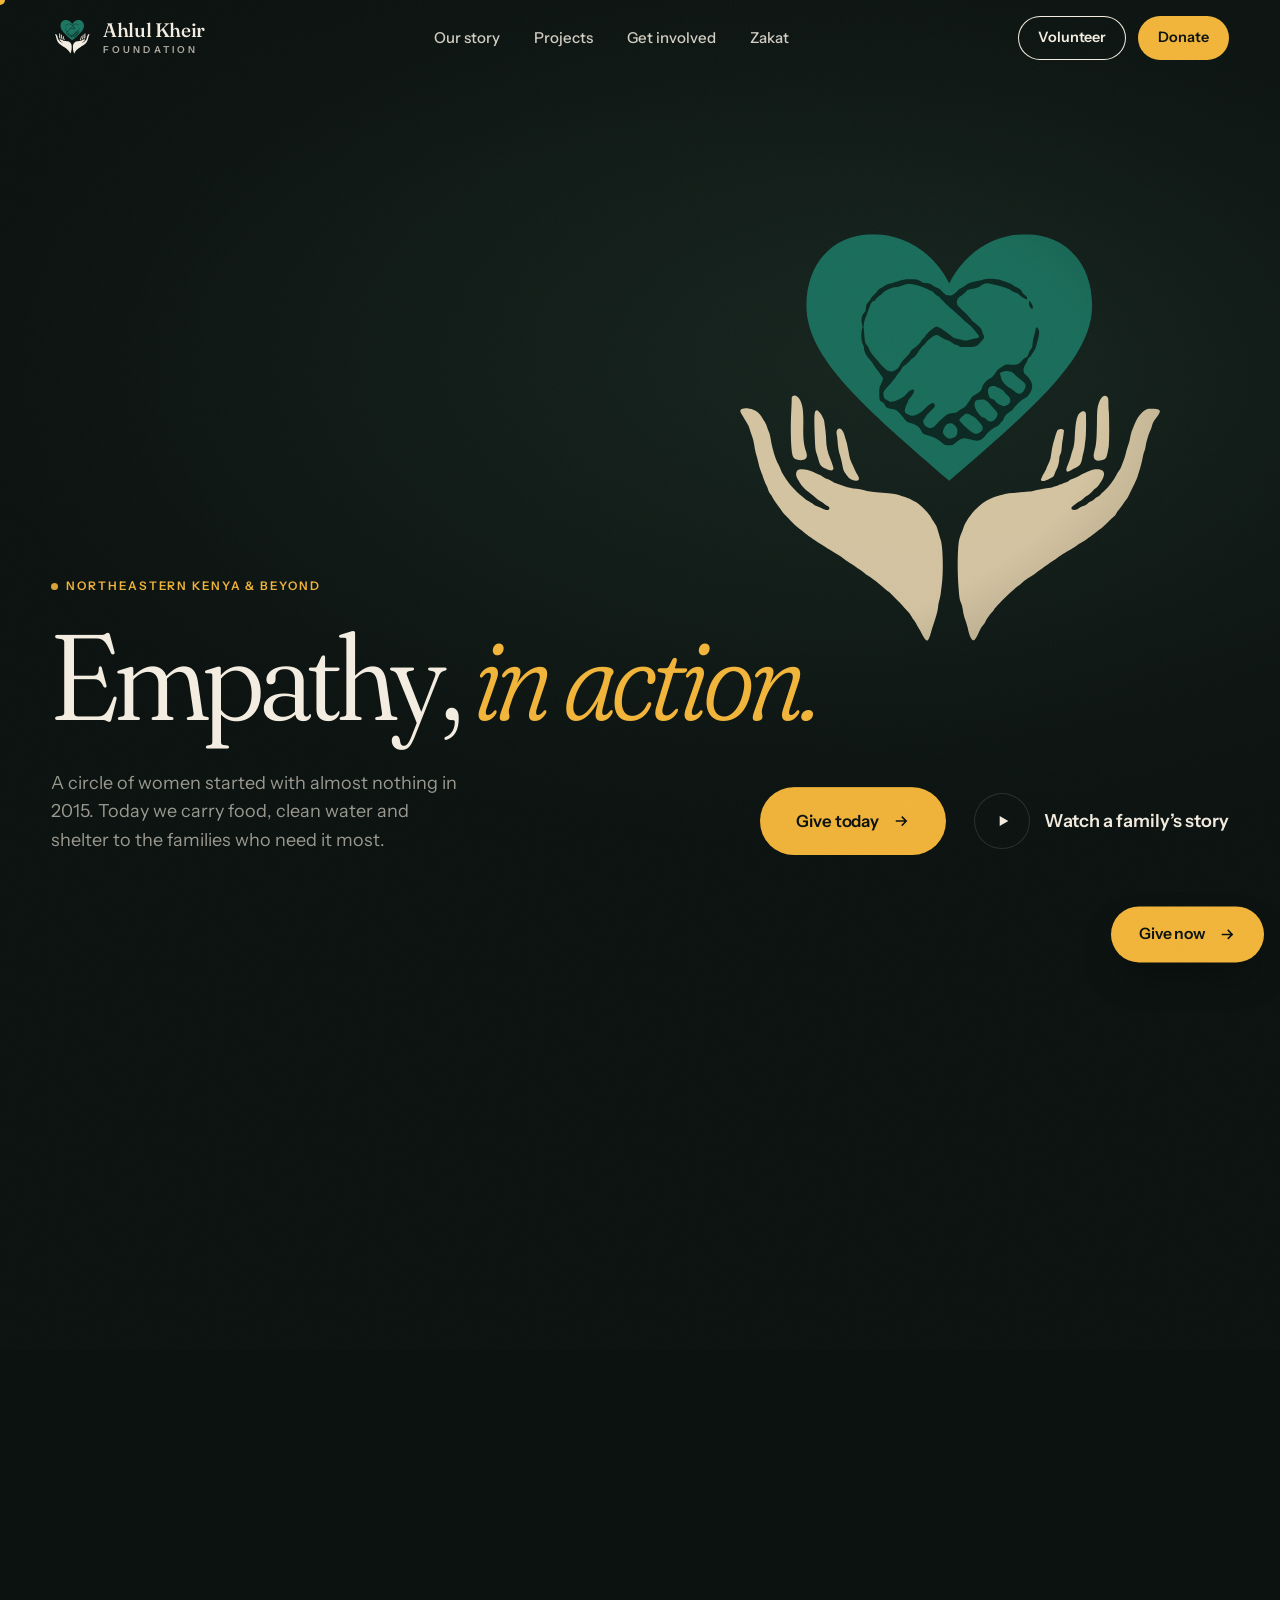
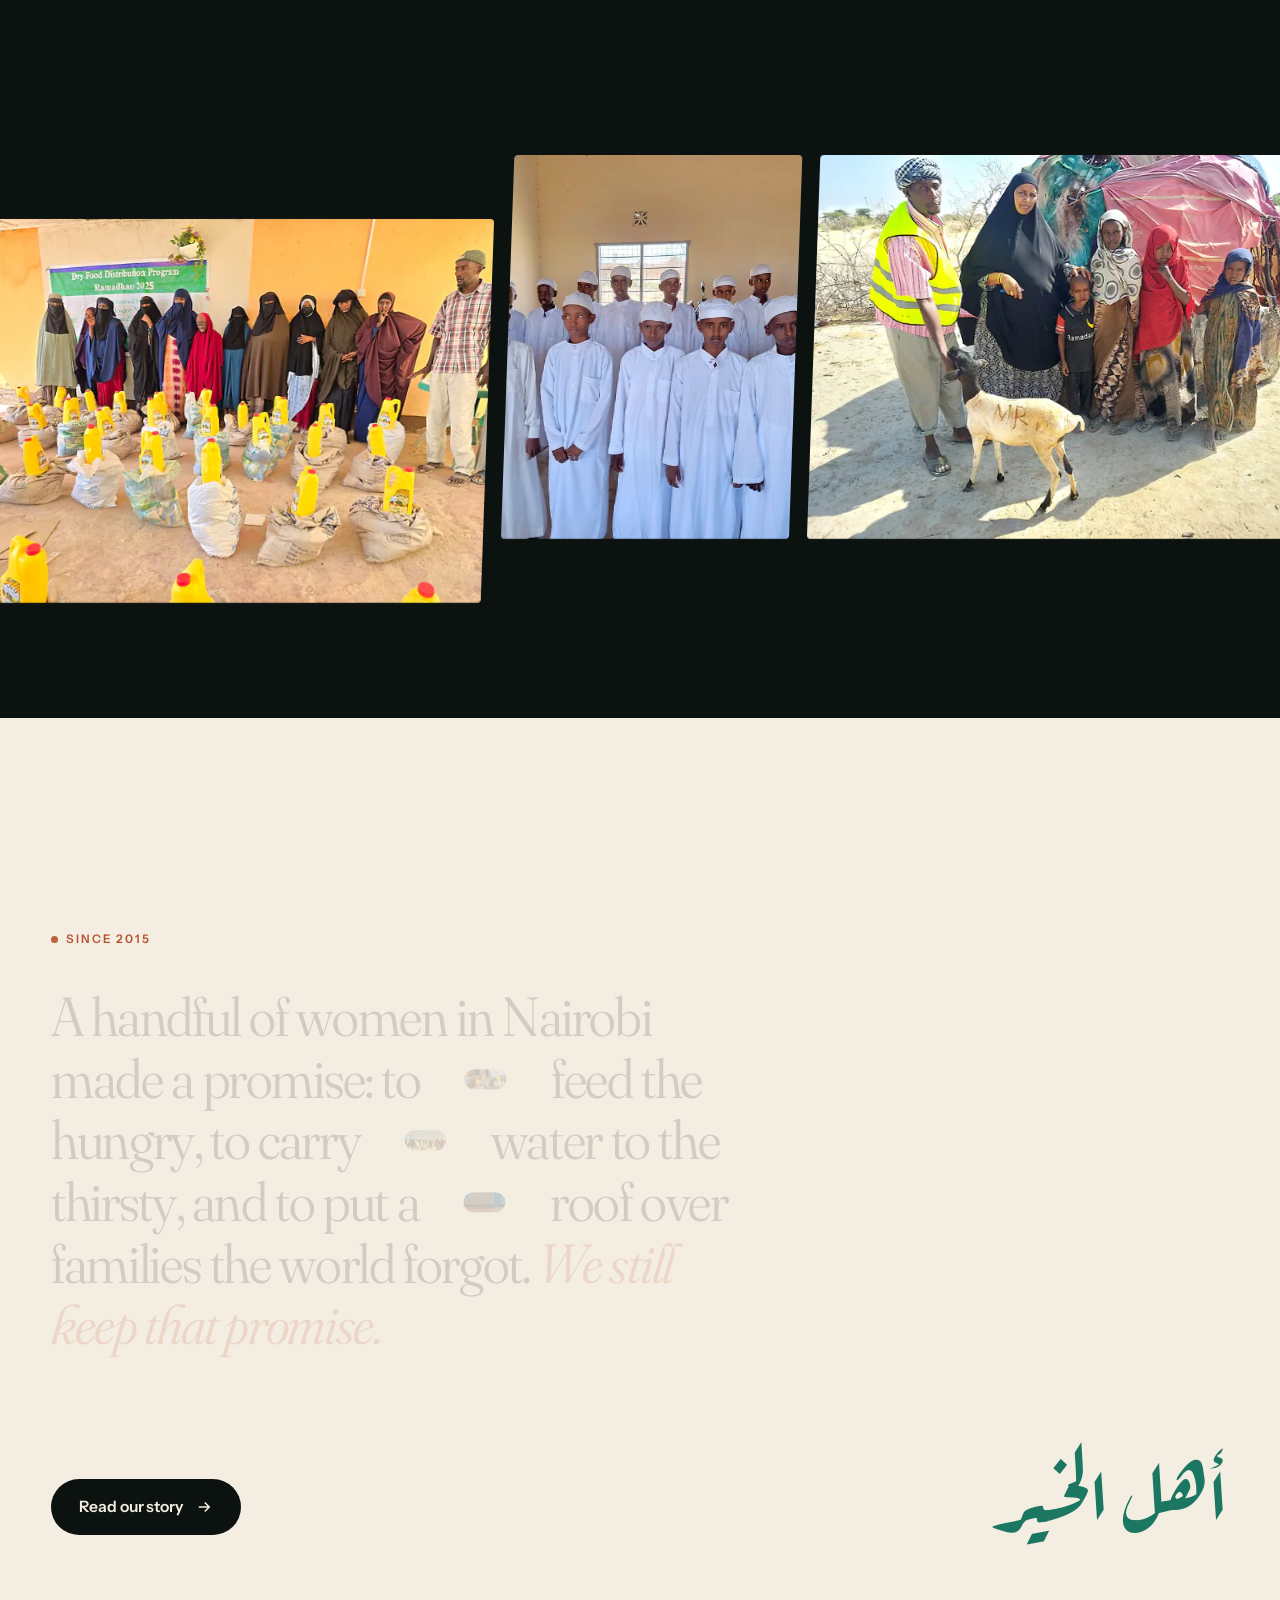
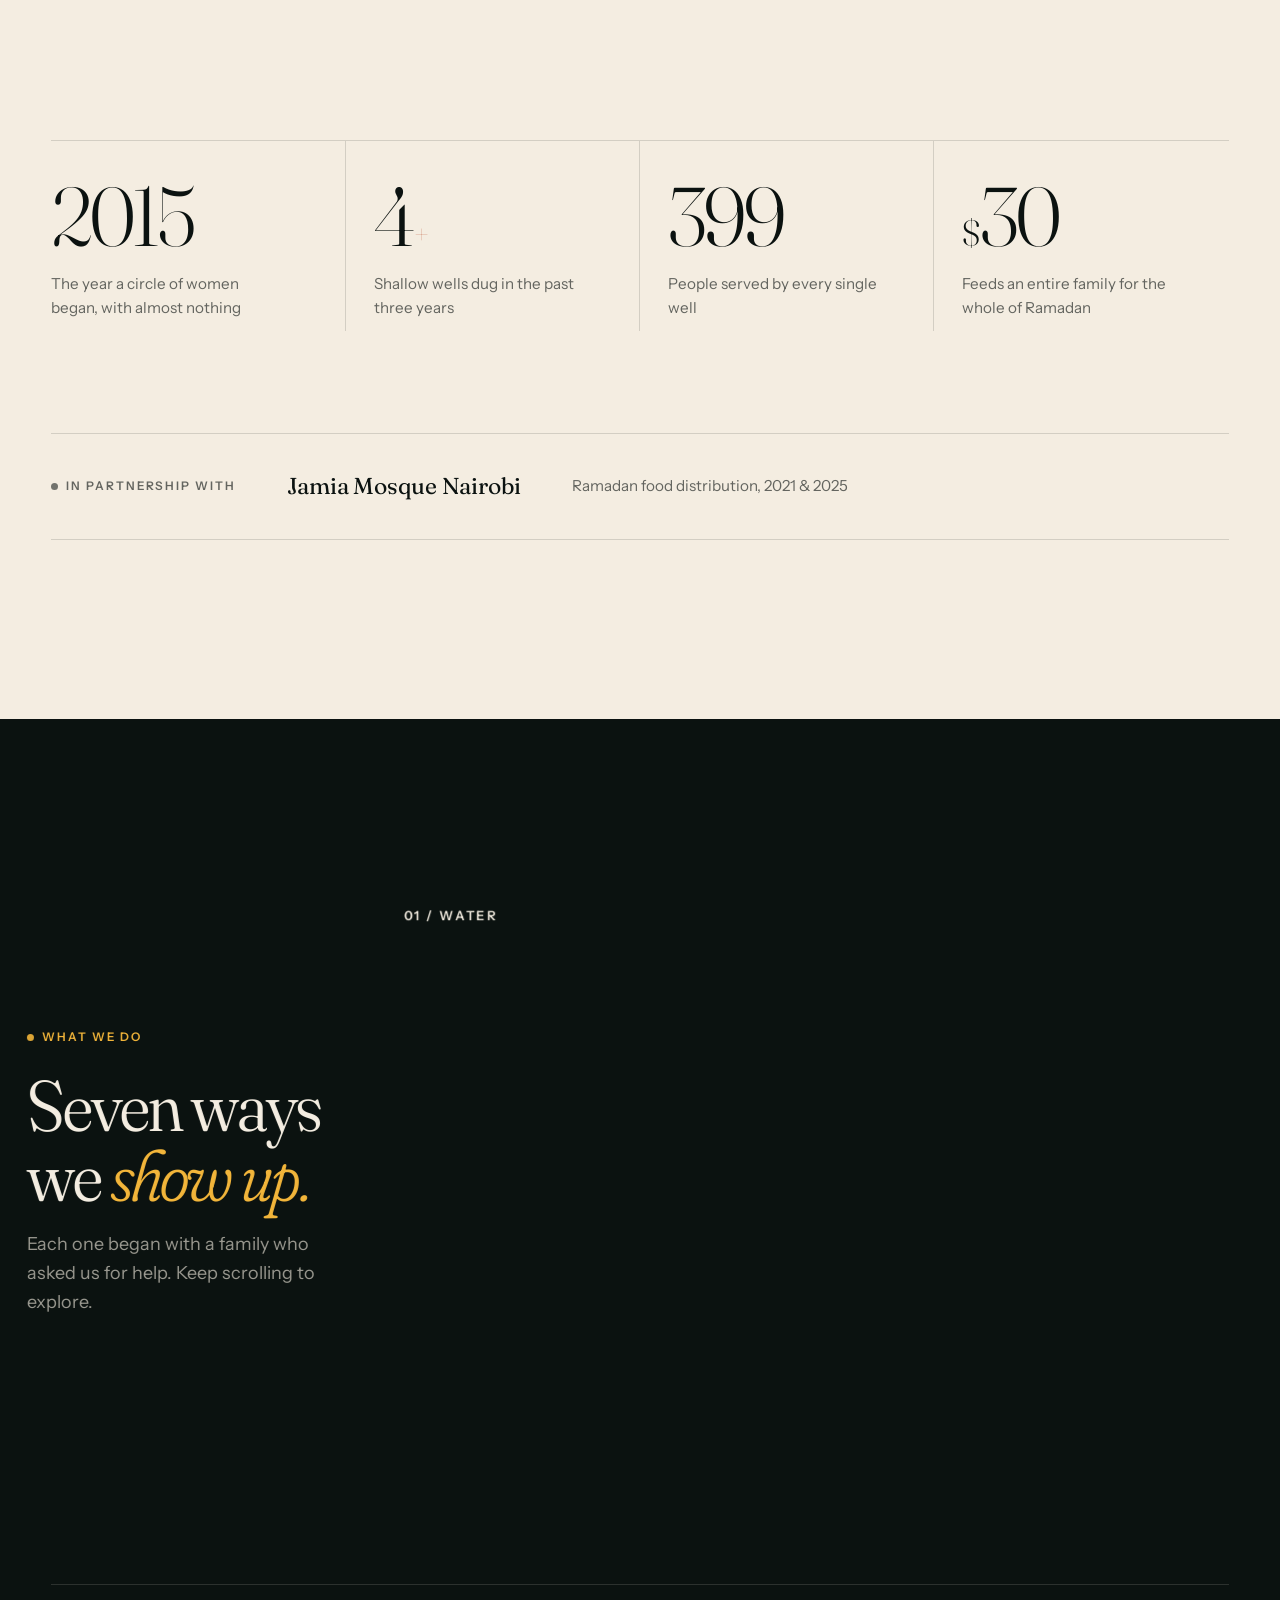
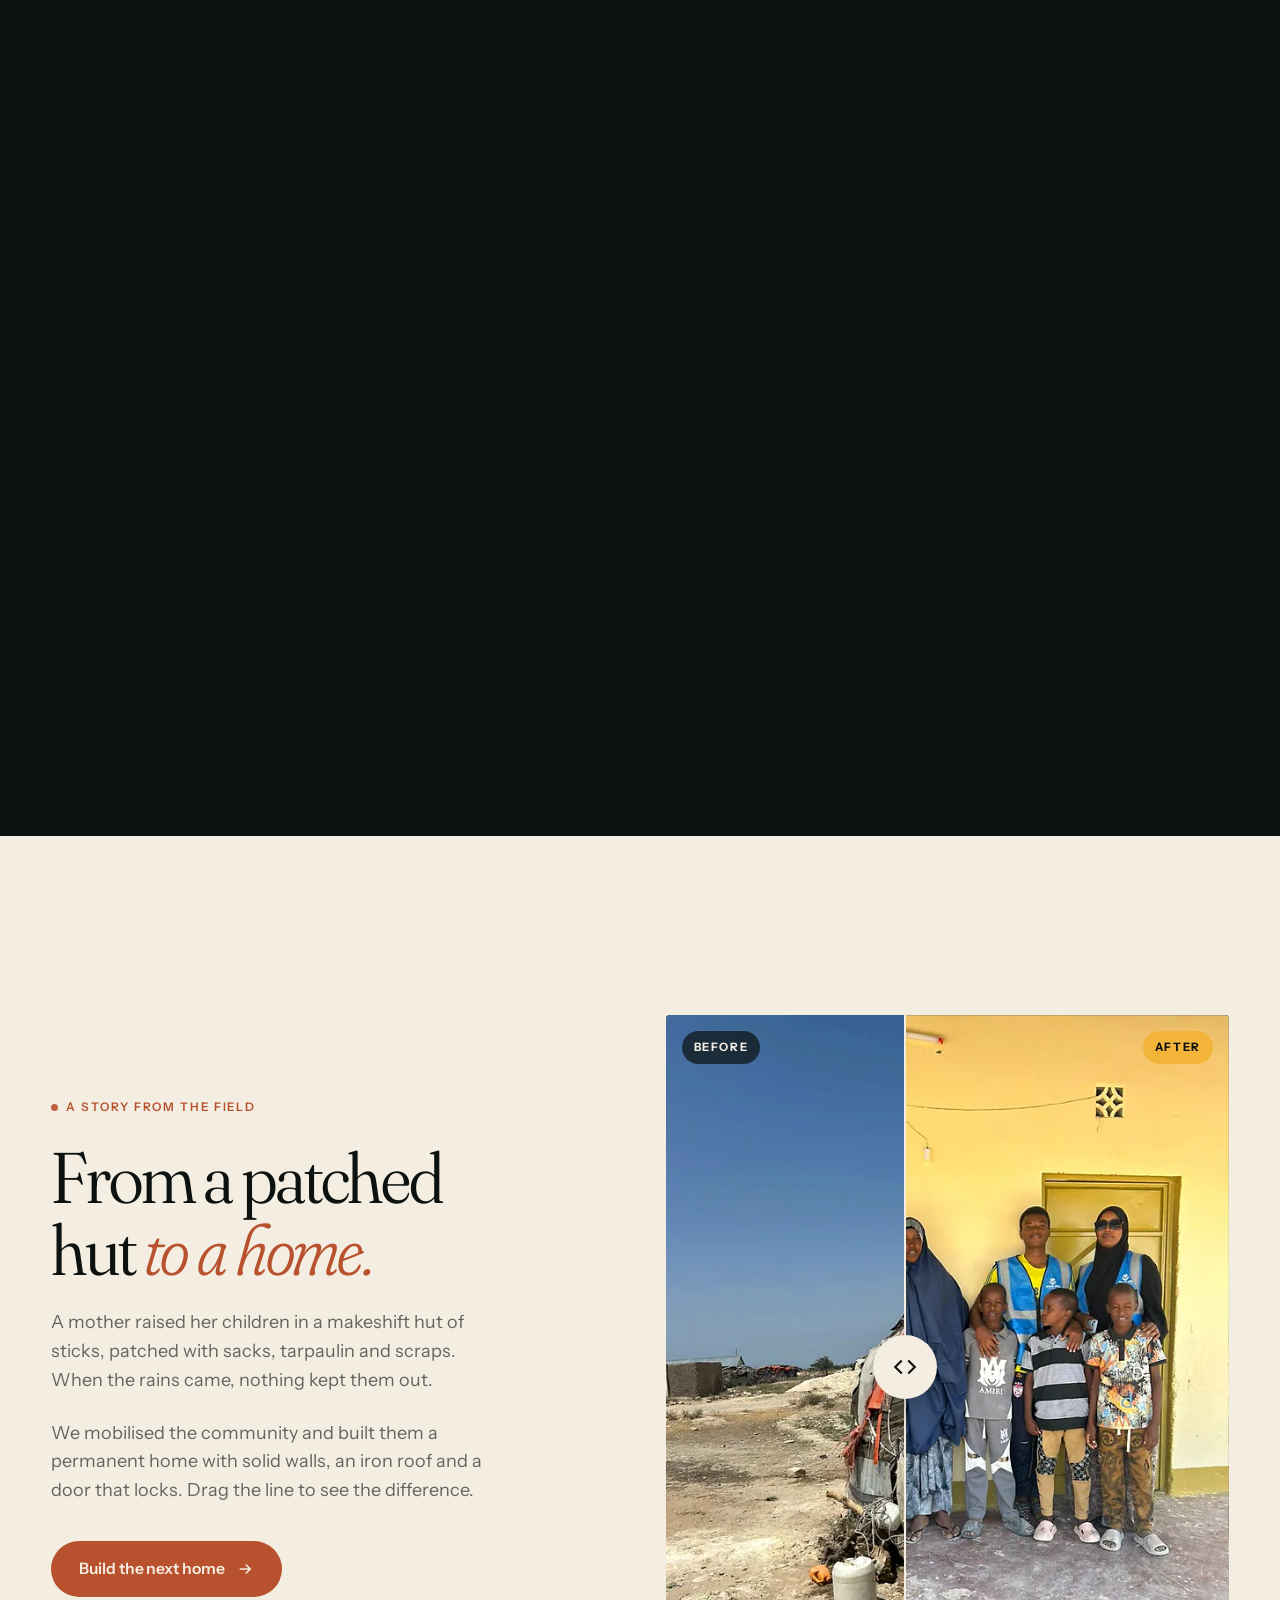
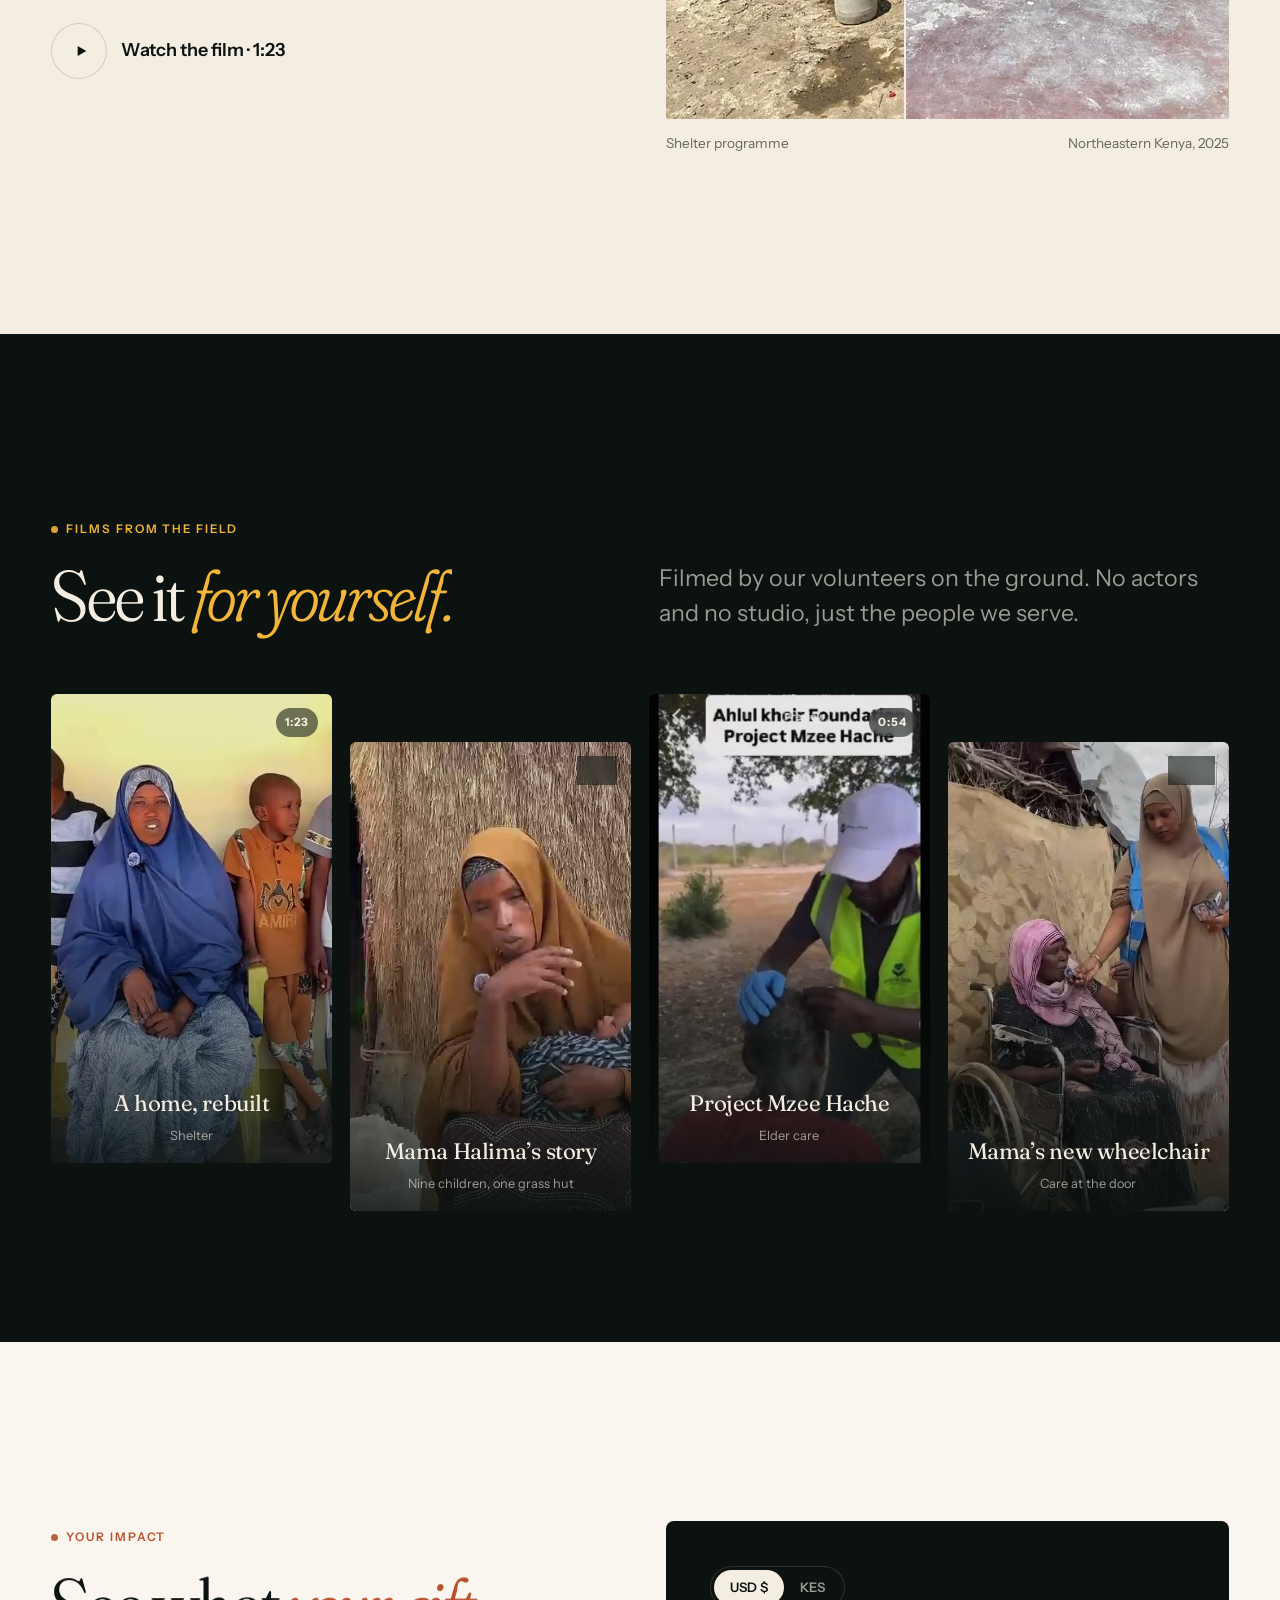
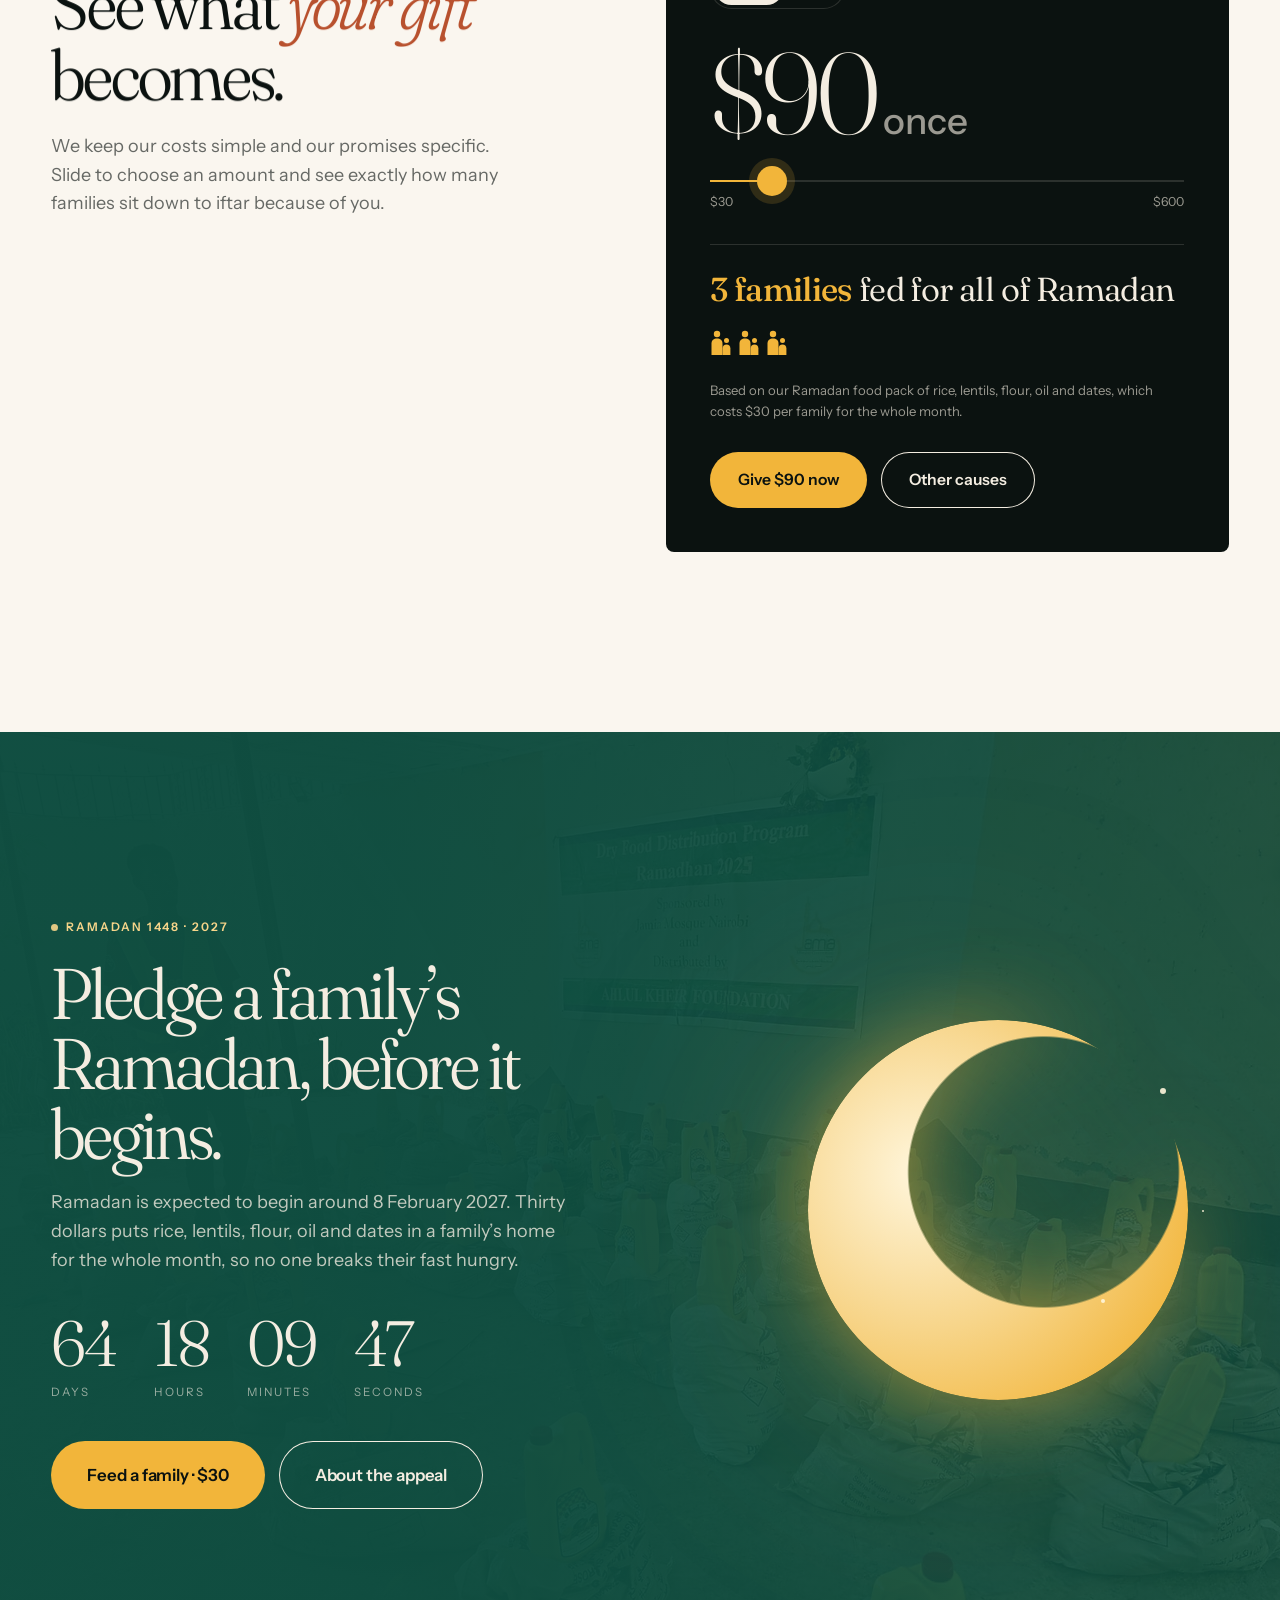
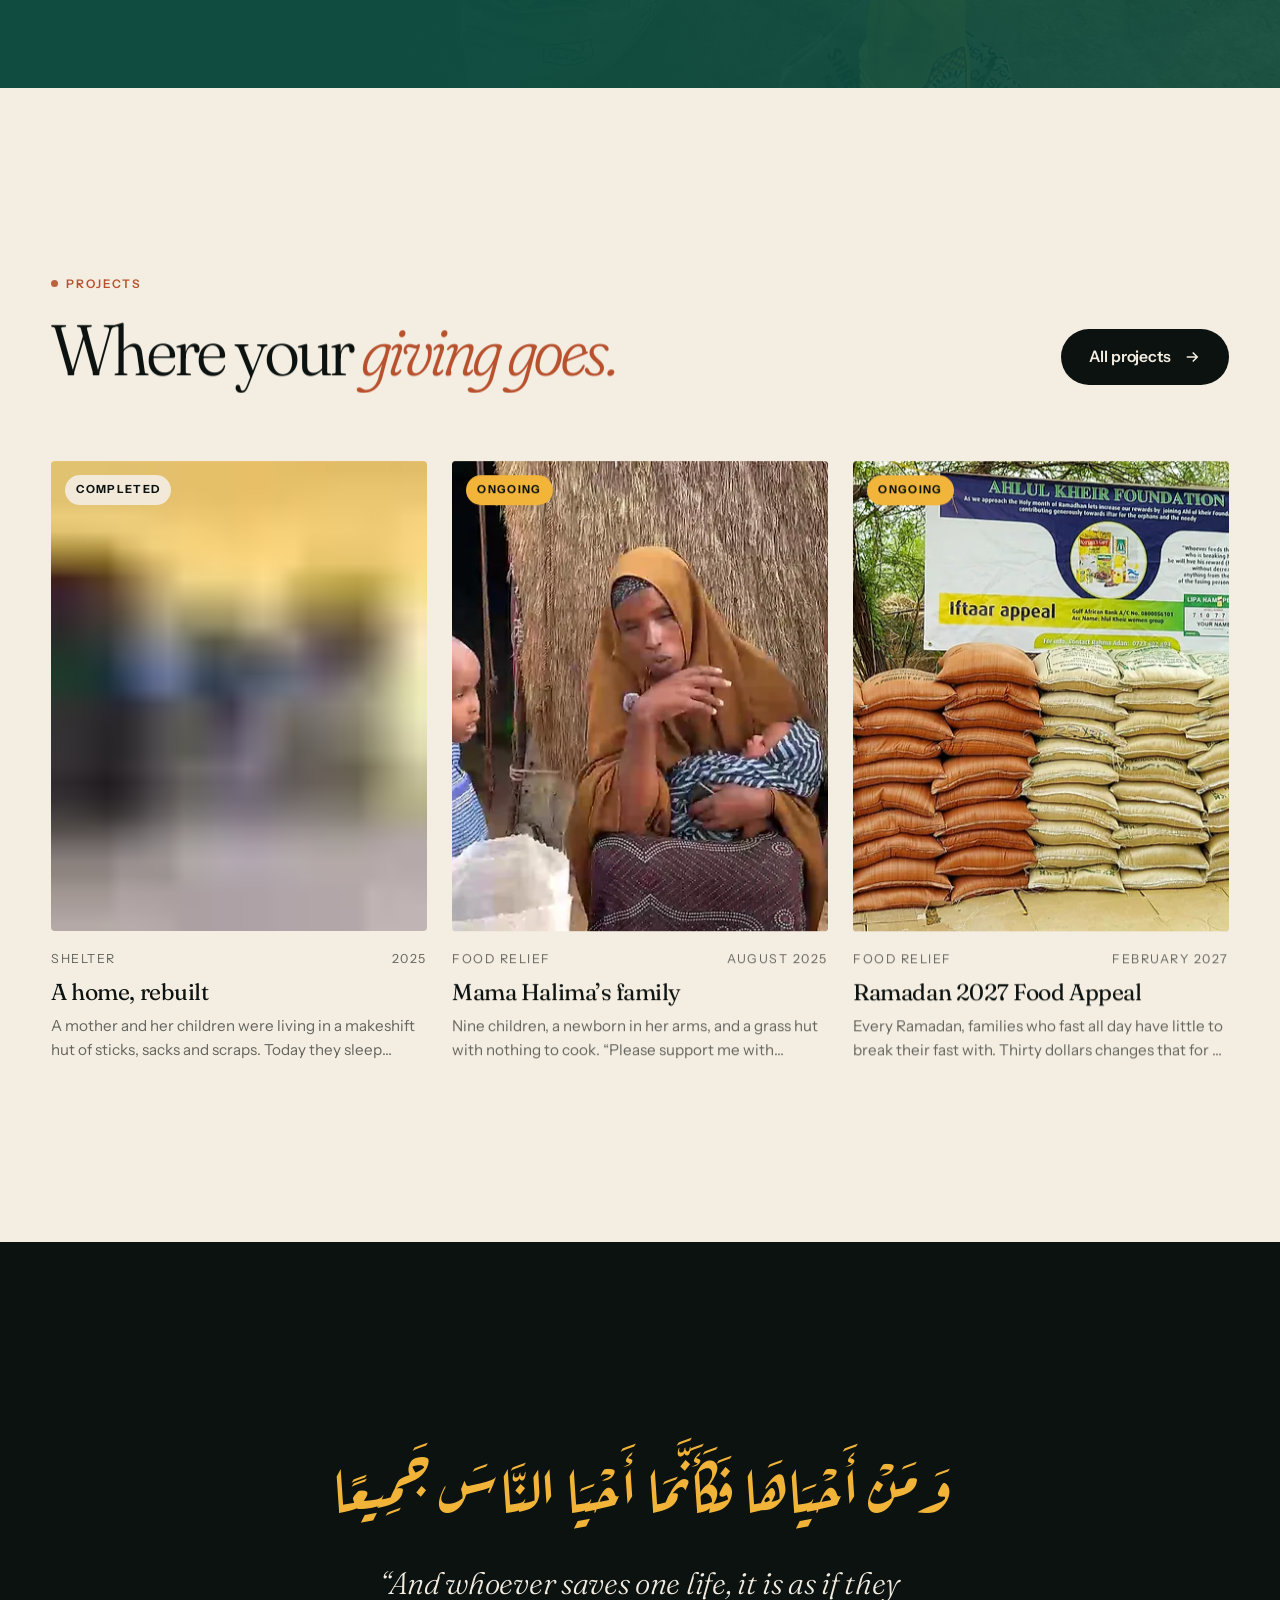
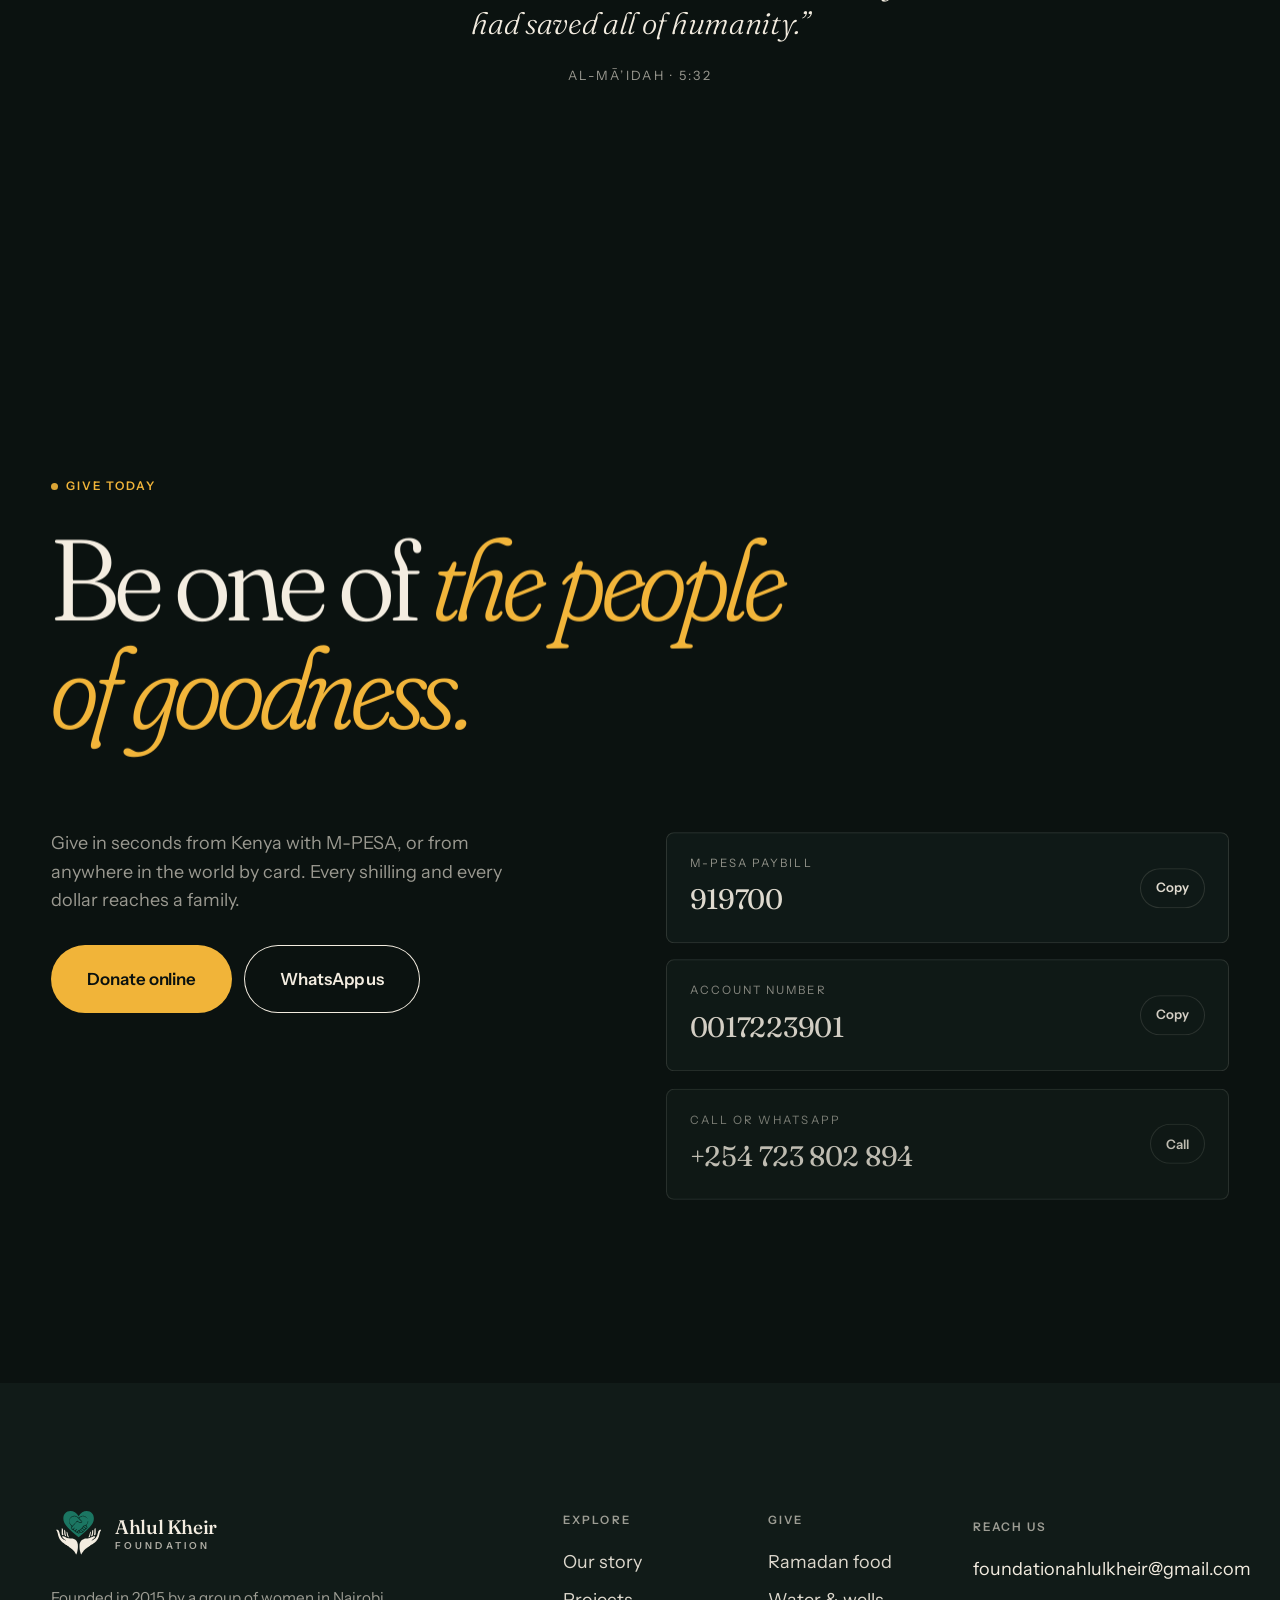
<file: index.html>
<!doctype html>
<html lang="en">
<head>
<meta charset="utf-8">
<meta name="viewport" content="width=device-width, initial-scale=1">
<title>Ahlul Kheir Foundation | Empathy in action, Northeastern Kenya</title>
<meta name="description" content="Since 2015, Ahlul Kheir Foundation has carried food, clean water, shelter and education to vulnerable families across Northeastern Kenya. $30 feeds a family for all of Ramadan.">
<meta name="theme-color" content="#0b1210">
<meta property="og:title" content="Ahlul Kheir Foundation: the people of goodness">
<meta property="og:description" content="Food, water, shelter and education for families across Northeastern Kenya. Founded by a circle of women in 2015.">
<meta property="og:image" content="assets/img/r25-rows-lg.webp">
<meta property="og:type" content="website">
<link rel="icon" href="assets/img/mark.svg" type="image/svg+xml">
<link rel="preconnect" href="https://fonts.googleapis.com">
<link rel="preconnect" href="https://fonts.gstatic.com" crossorigin>
<link href="https://fonts.googleapis.com/css2?family=Aref+Ruqaa:wght@400;700&family=Fraunces:ital,opsz,wght,SOFT@0,9..144,300..700,0..100;1,9..144,300..700,0..100&family=Instrument+Sans:wght@400..700&display=swap" rel="stylesheet">
<link rel="stylesheet" href="assets/css/main.css">
<script src="assets/vendor/gsap.min.js" defer></script>
<script src="assets/vendor/ScrollTrigger.min.js" defer></script>
<script src="assets/vendor/lenis.min.js" defer></script>
<script type="module" src="assets/js/pages/home.js"></script>
</head>
<body class="is-loading">

<div class="preloader" aria-hidden="true">
  <div class="preloader__inner">
    <div class="preloader__ar">أهل الخير</div>
    <div class="preloader__bar"><i></i></div>
    <div class="preloader__meta"><span>The people of goodness</span><span class="tnum" data-pct>0%</span></div>
  </div>
</div>

<!-- nav:start -->
<a class="skip-link" href="#main">Skip to content</a>
<svg width="0" height="0" style="position:absolute" aria-hidden="true" focusable="false"><defs><symbol id="mark" viewBox="-45 20 1454 1290"><path class="m-heart" fill="var(--mark-heart, #1b7662)" d="M682.0 187.4C630.8 84.2 536.8 40.0 455.7 40.0C331.9 40.0 255.0 128.4 255.0 253.7C255.0 408.5 425.8 555.9 682.0 777.0C938.2 555.9 1109.0 408.5 1109.0 253.7C1109.0 128.4 1032.1 40.0 908.3 40.0C827.2 40.0 733.2 84.2 682.0 187.4Z"/><path class="m-shake" fill="var(--mark-shake, #0b2a23)" fill-rule="evenodd" d="M 793.269 174.024 C 789.842 174.492, 784.217 175.628, 780.769 176.548 C 777.321 177.468, 768.827 179.242, 761.894 180.490 C 747.318 183.113, 739.318 186.350, 730 193.395 C 726.425 196.098, 721.250 199.223, 718.500 200.340 C 711.780 203.068, 710.505 204.003, 707.109 208.690 C 703.898 213.124, 692.145 221.811, 687.591 223.117 C 685.693 223.662, 682.217 223.401, 677.591 222.367 C 670.705 220.829, 670.268 220.544, 662.500 212.526 C 655.751 205.560, 653.139 203.635, 645.798 200.221 C 641.011 197.995, 635.586 195.024, 633.742 193.617 C 627.882 189.147, 620.983 186.697, 612.274 185.993 C 605.322 185.432, 603.231 184.813, 598.774 181.999 C 588.215 175.332, 587.290 175.080, 570.833 174.396 C 553.951 173.694, 540.873 175.257, 532.792 178.943 C 527.978 181.138, 511.986 185.989, 501.756 188.357 C 497.462 189.351, 492.919 191.327, 489.256 193.795 C 486.090 195.927, 480.618 199.195, 477.096 201.057 C 472.076 203.711, 469.962 205.584, 467.314 209.724 C 465.456 212.628, 461.588 216.857, 458.718 219.121 C 453.404 223.314, 447 231.273, 447 233.685 C 447 234.418, 444.486 237.752, 441.413 241.095 C 434.712 248.384, 433 252.128, 433 259.500 C 433 265.772, 431.039 271.303, 427.503 275 C 420.229 282.608, 417.816 294.364, 420.883 307.258 C 422.966 316.015, 422.966 316.015, 420.990 324.258 C 417.401 339.229, 418.929 360.433, 424.323 370.492 C 426.139 373.879, 427 376.997, 427 380.190 C 427 389.712, 432.326 401.230, 440.974 410.412 C 445.208 414.907, 449.973 420.815, 451.564 423.542 C 457.205 433.215, 465.803 445.542, 468.972 448.500 C 470.740 450.150, 473.328 453.750, 474.723 456.500 C 476.118 459.250, 478.828 463.246, 480.745 465.381 C 485.386 470.548, 484.947 474.104, 477.891 488.500 C 472.500 499.500, 472.500 499.500, 472.813 516.934 C 473.164 536.450, 473.434 537.400, 479.354 539.937 C 483.819 541.851, 488.142 546.702, 490.577 552.531 C 492.385 556.857, 496.692 559.599, 503.975 561.060 C 523.075 564.891, 522.575 564.681, 531.435 572.586 C 537.117 577.654, 541.684 582.955, 545.968 589.451 C 552.817 599.838, 555.101 601.498, 566.564 604.415 C 582.292 608.418, 592.139 615.413, 597.818 626.616 C 602.845 636.535, 604.495 637.597, 622 642.197 C 637.040 646.149, 648.570 652.472, 661.363 663.783 C 667.519 669.226, 672.364 670.953, 681.554 670.978 C 690.787 671.003, 695.206 668.900, 704.500 660.058 C 709.775 655.039, 721.483 650, 727.869 650 C 731.765 650, 746.360 653.400, 751.218 655.439 C 755.615 657.285, 768.124 657.528, 773.101 655.864 C 778.677 653.999, 786.671 647.375, 790.951 641.072 C 793.159 637.821, 796.436 634.132, 798.233 632.874 C 800.030 631.615, 804.228 627.989, 807.562 624.815 C 811.144 621.405, 815.422 618.409, 818.019 617.493 C 824.407 615.240, 831.648 610.303, 833.906 606.664 C 834.985 604.924, 837.464 601.958, 839.414 600.073 C 841.586 597.975, 843.957 594.039, 845.530 589.921 C 848.464 582.243, 854.401 576.033, 864.712 569.857 C 869.443 567.024, 871.906 564.580, 875.800 558.857 C 882.563 548.919, 898.845 534.700, 909.250 529.646 C 912.413 528.110, 915.008 526.548, 915.017 526.176 C 915.026 525.804, 917.660 522.220, 920.870 518.212 C 928.811 508.296, 931.468 498.187, 929.098 486.915 C 927.722 480.375, 918.456 466.064, 913.684 463.111 C 902.183 455.992, 900.881 443.825, 910.028 428.957 C 912.213 425.405, 914.952 419.642, 916.116 416.148 C 917.801 411.086, 918.914 409.393, 921.596 407.811 C 923.561 406.651, 926.480 403.261, 928.612 399.663 C 930.620 396.273, 934.019 390.932, 936.164 387.794 C 938.975 383.683, 940.654 379.630, 942.170 373.294 C 943.327 368.457, 945.787 358.941, 947.637 352.146 C 952.327 334.916, 951.942 326.855, 946.102 320.029 C 942.359 315.653, 941.065 317.177, 939.472 327.836 C 938.723 332.850, 936.954 340.159, 935.540 344.078 C 934.126 347.997, 932.490 355.546, 931.905 360.852 C 931.320 366.158, 930.629 372.379, 930.370 374.676 C 930.073 377.311, 928.774 380.262, 926.849 382.676 C 923.016 387.481, 919.463 394.447, 918.525 399 C 917.424 404.342, 915.660 406.428, 909.687 409.450 C 906.149 411.240, 902.020 414.667, 898.022 419.133 C 887.831 430.515, 883.118 431.821, 860.450 429.549 C 851.133 428.615, 850.909 428.695, 836.157 438.324 C 827.510 443.969, 826.340 445.143, 820.434 454.100 C 813.507 464.606, 810.292 467.805, 802.894 471.554 C 792.860 476.638, 780.929 491.317, 779.594 500.220 C 778.688 506.263, 770.091 514.473, 759.275 519.626 C 753.037 522.597, 751.602 523.799, 748.775 528.414 C 746.974 531.354, 743.126 537.077, 740.225 541.130 C 737.324 545.184, 733.606 550.434, 731.962 552.798 C 729.698 556.054, 727.376 557.812, 722.374 560.056 C 718.744 561.685, 713.533 565.033, 710.794 567.495 C 705.159 572.561, 702.293 573.540, 689.343 574.821 C 681.036 575.643, 679.668 576.088, 674.611 579.613 C 666.868 585.011, 652.527 598.313, 643.017 608.920 C 635.911 616.846, 634.505 617.944, 630.315 618.837 C 614.516 622.207, 597.515 603.150, 606.843 592.526 C 608.573 590.556, 610.932 587.044, 612.086 584.722 C 613.301 582.278, 619.411 575.437, 626.592 568.480 C 637.940 557.488, 639 556.154, 639 552.865 C 639 547.503, 635.604 543.630, 631.602 544.427 C 626.410 545.462, 615.609 553.384, 610.844 559.654 C 602.657 570.425, 582.775 582.372, 573 582.393 C 564.665 582.412, 552.117 576.761, 549.751 571.924 C 547.770 567.876, 550.018 557.876, 555.259 547.423 C 556.616 544.715, 558.286 540.774, 558.969 538.664 C 559.653 536.555, 561.429 533.405, 562.917 531.664 C 575.423 517.039, 579.604 507.645, 574.913 504.709 C 570.120 501.709, 561.603 507.632, 549.779 522.191 C 543.485 529.942, 518.695 540.932, 507.385 540.985 C 505.382 540.995, 502.170 539.573, 498.385 537.002 C 495.148 534.804, 492.007 533.004, 491.405 533.002 C 489.308 532.998, 487.277 529.458, 485.712 523.080 C 483.612 514.516, 485.400 509.616, 494.170 499.910 C 497.651 496.057, 503.875 489.195, 508 484.660 C 512.125 480.126, 518.425 472.160, 522 466.958 C 525.575 461.756, 530.404 455.437, 532.732 452.916 C 535.059 450.395, 538.048 445.895, 539.374 442.916 C 542.031 436.946, 543.586 435.327, 552.675 429.068 C 556.071 426.729, 560.935 422.162, 563.483 418.918 C 566.305 415.326, 570.304 411.743, 573.714 409.750 C 578.165 407.149, 580.395 404.842, 584.599 398.490 C 594.568 383.424, 601.296 374.798, 605.389 371.833 C 607.642 370.201, 610.731 366.865, 612.253 364.420 C 613.774 361.975, 617.555 358.068, 620.653 355.737 C 623.751 353.407, 627.955 350.045, 629.995 348.267 C 638.344 340.991, 646.035 339.377, 651.215 343.814 C 658.302 349.885, 670.185 355.771, 678.930 357.543 C 680.817 357.925, 685.542 360.672, 689.430 363.648 C 693.923 367.086, 698.505 369.629, 702 370.625 C 705.025 371.487, 709.150 373.255, 711.166 374.554 C 714.664 376.809, 715.739 376.929, 734.666 377.171 C 760.152 377.498, 762.622 376.716, 774.358 364.607 C 786.049 352.545, 788.520 346.915, 784.472 341.564 C 783.667 340.499, 781.834 335.774, 780.400 331.064 C 777.910 322.885, 777.449 322.167, 770.146 315.103 C 765.941 311.034, 760.250 306.246, 757.500 304.463 C 751.766 300.744, 749.321 298.232, 745.606 292.241 C 744.153 289.899, 736.142 281.349, 727.803 273.241 C 719.465 265.134, 711.165 257.024, 709.360 255.220 C 700.326 246.192, 704.218 231.583, 717.683 223.984 C 720.580 222.349, 726.269 217.637, 730.327 213.514 C 737.704 206.016, 737.704 206.016, 747.602 204.004 C 762.769 200.921, 770.442 198.309, 775.358 194.557 C 789.197 183.993, 795.085 183.954, 830 194.195 C 855.026 201.536, 859.463 203.196, 867 208.036 C 871.125 210.685, 877.200 213.625, 880.500 214.569 C 885.278 215.935, 887.648 217.408, 892.135 221.800 C 898.058 227.596, 908.893 233.987, 912.810 233.995 C 914.863 233.999, 915.086 233.589, 914.810 230.310 C 914.537 227.058, 913.748 226.080, 908.158 222.060 C 901.921 217.575, 901.051 216.492, 897.264 208.500 C 895.663 205.121, 894.128 203.879, 887.367 200.500 C 882.966 198.300, 876.471 194.610, 872.933 192.300 C 866.963 188.403, 862.740 186.671, 837 177.560 C 826.481 173.837, 806.484 172.220, 793.269 174.024 M 556.500 188.991 C 553.750 189.439, 548.350 191.029, 544.500 192.525 C 535.522 196.013, 528.313 197.973, 524.410 197.988 C 513.222 198.031, 489.342 208.293, 483.208 215.693 C 481.169 218.154, 477.601 221.290, 475.279 222.661 C 471.185 225.081, 461 235.307, 461 236.998 C 461 237.458, 458.997 238.600, 456.549 239.534 C 449.339 242.288, 447.670 245.354, 438.060 273.500 C 435.994 279.550, 433.306 286.452, 432.086 288.839 C 428.785 295.299, 424.806 315.538, 425.965 319.974 C 426.472 321.913, 427.380 330.025, 427.981 338 C 429.796 362.036, 430.618 365.767, 435.108 370.348 C 437.274 372.557, 439.877 376.734, 441.054 379.889 C 444.747 389.790, 451.799 400.467, 459.714 408.142 C 463.846 412.149, 469.389 418.593, 472.032 422.463 C 476.518 429.034, 493.014 445.381, 497.500 447.701 C 510.219 454.280, 526.381 447.153, 534.231 431.505 C 538.727 422.542, 543.495 416.463, 553.707 406.673 C 558.771 401.818, 563.217 396.892, 563.586 395.728 C 565.454 389.845, 570.353 383.855, 575.360 381.335 C 583.456 377.260, 594.551 366.767, 597.759 360.152 C 599.581 356.396, 601.797 353.635, 604.369 351.921 C 606.833 350.278, 609.103 347.520, 610.622 344.325 C 614.358 336.464, 639.211 316, 645.022 316 C 649.919 316, 680.752 336.761, 690.508 346.628 C 693.153 349.302, 695.635 350.176, 711.008 353.845 C 731.385 358.707, 732.841 358.784, 744.043 355.586 C 748.694 354.259, 755.200 352.635, 758.500 351.978 C 770.811 349.528, 774.160 346.106, 768.847 341.405 C 767.663 340.357, 765.049 336.975, 763.037 333.889 C 758.137 326.370, 746.448 313.568, 741.500 310.300 C 736.171 306.780, 726.505 298.252, 709.993 282.500 C 702.497 275.350, 693.506 267.250, 690.012 264.500 C 686.518 261.750, 679.551 255.450, 674.530 250.500 C 669.508 245.550, 664.073 240.339, 662.450 238.919 C 660.828 237.499, 657.972 234.415, 656.106 232.064 C 654.239 229.713, 650.189 226.180, 647.106 224.213 C 644.022 222.245, 639.635 218.566, 637.355 216.038 C 634.918 213.334, 631.005 210.459, 627.855 209.058 C 624.910 207.747, 618.690 204.888, 614.033 202.704 C 595.056 193.804, 567.409 187.214, 556.500 188.991 M 920.044 244.750 C 920.104 251.271, 922.936 258.922, 926.172 261.306 C 932.902 266.263, 934.288 257.745, 928.390 247.668 C 922.863 238.224, 919.974 237.214, 920.044 244.750 M 847.500 449.679 C 839.947 451.367, 834.914 453.292, 834.105 454.804 C 833.125 456.636, 837.946 473.285, 841.256 479.500 C 844.182 484.995, 857.099 496.685, 863.185 499.346 C 866.428 500.764, 871.619 504.390, 875.267 507.783 C 888.289 519.898, 898.632 519.437, 905.736 506.427 C 913.341 492.501, 912.164 487.537, 898.835 477.311 C 888.116 469.089, 879.497 461.657, 875.418 457.120 C 869.197 450.200, 858.238 447.279, 847.500 449.679 M 807.270 494.293 C 797.295 497.139, 794.825 508.518, 800.820 524 C 802.288 527.791, 805.892 530.629, 812.250 532.999 C 815.413 534.179, 818 535.498, 818 535.931 C 818 538.767, 826.811 546.178, 835.280 550.466 C 844.623 555.197, 844.623 555.197, 851.561 552.267 C 868.427 545.144, 868.884 530.045, 852.577 518.699 C 851.153 517.708, 849.135 515.233, 848.092 513.199 C 845.485 508.116, 843.104 506.207, 831.130 499.600 C 819.771 493.332, 814.638 492.190, 807.270 494.293 M 772.898 534.922 C 761.602 535.681, 759.342 537.704, 757.538 548.669 C 756.570 554.546, 761.949 566.490, 770.078 576.517 C 776.926 584.963, 778.584 586.266, 784.803 588.088 C 787.887 588.991, 790.237 590.699, 793.100 594.120 C 802.484 605.327, 818.748 599.718, 824.949 583.136 C 827.910 575.219, 826.693 572.814, 812.180 557.890 C 808.110 553.704, 803.875 548.852, 802.770 547.106 C 799.579 542.065, 788.159 533.966, 784.534 534.172 C 782.865 534.267, 777.629 534.605, 772.898 534.922 M 730.545 577.520 C 726.133 579.065, 712 592.811, 712 595.557 C 712 599.297, 738.474 624.944, 748.728 631.137 C 759.787 637.818, 762.289 638.136, 770.532 633.908 C 778.915 629.608, 781.109 627.213, 781.733 621.681 C 782.456 615.262, 780.583 610.819, 774.921 605.523 C 772.179 602.958, 768.809 599.158, 767.433 597.079 C 763.953 591.820, 755.865 585.471, 747 581.040 C 737.449 576.265, 735.388 575.824, 730.545 577.520 M 680.647 605.537 C 674.444 607.209, 671.597 609.918, 667.478 618.067 C 661.240 630.410, 661.786 635.394, 670.300 643.802 C 679.094 652.488, 687.848 652.937, 699.844 645.320 C 705.423 641.776, 708.453 628.072, 705.254 620.842 C 699.965 608.885, 690.368 602.916, 680.647 605.537 M 1064.054 612.750 C 1063.481 614.813, 1062.776 626.175, 1062.486 638 C 1062.196 649.825, 1061.748 662.763, 1061.492 666.750 C 1061.026 674, 1061.026 674, 1064.013 674 C 1067 674, 1067 674, 1067 641.500 C 1067 609.718, 1066.432 604.177, 1064.054 612.750 M 351.900 630.320 C 350.789 632.758, 352.197 668.777, 353.538 672.250 C 354.398 674.476, 368.448 674.880, 369.284 672.702 C 369.558 671.989, 368.698 668.051, 367.374 663.952 C 366.049 659.854, 364.069 651.365, 362.972 645.090 C 361.039 634.024, 360.247 631.883, 357.108 629.250 C 354.866 627.369, 353.077 627.737, 351.900 630.320 M 1008.063 636.163 C 1005.371 639.052, 1004.336 642.538, 1002.495 654.926 C 1001.535 661.384, 1000.167 666.611, 998.902 668.658 C 996.120 673.160, 997.031 674, 1004.695 674 C 1011.272 674, 1011.272 674, 1010.666 669.580 C 1010.305 666.945, 1010.622 663.210, 1011.452 660.330 C 1013.370 653.673, 1015.476 637.682, 1014.700 635.660 C 1013.809 633.338, 1010.458 633.592, 1008.063 636.163"/><path class="m-hands" fill="var(--mark-hands, currentColor)" fill-rule="evenodd" d="M 213.635 524.073 C 211.132 526.042, 211 526.604, 210.991 535.323 C 210.986 540.370, 210.519 553.050, 209.953 563.500 C 206.665 624.199, 208.490 684.600, 214.166 703 C 216.747 711.364, 223.926 715.183, 237.421 715.373 C 254.634 715.614, 260.065 707.089, 253.961 689.407 C 246.830 668.746, 244.917 651.068, 245.665 612.723 C 246.493 570.181, 244.385 552.872, 236.385 536.533 C 230.690 524.902, 220.014 519.055, 213.635 524.073 M 1141.424 524.883 C 1136.871 527.660, 1132.344 535.219, 1129.019 545.599 C 1124.610 559.364, 1124.129 564.374, 1123.559 602.500 C 1122.763 655.737, 1121.405 670.979, 1115.818 689.373 C 1109.975 708.611, 1116.068 718.210, 1133.119 716.626 C 1143.465 715.664, 1148.300 713.130, 1151.493 706.997 C 1153.648 702.858, 1157.785 683.260, 1159.093 671 C 1160.660 656.302, 1160.551 582.312, 1158.942 569 C 1158.310 563.775, 1157.857 553.985, 1157.934 547.245 C 1158.011 540.506, 1157.597 533.217, 1157.013 531.049 C 1155.039 523.718, 1147.940 520.910, 1141.424 524.883 M 68.500 561.106 C 56.921 562.807, 54.769 567.012, 60.623 576.500 C 65.753 584.817, 72.965 596.866, 76.275 602.650 C 77.802 605.318, 79.973 608.950, 81.100 610.721 C 82.228 612.493, 84.476 618.700, 86.096 624.515 C 87.715 630.331, 90.801 639.718, 92.953 645.376 C 95.982 653.342, 97.436 659.480, 99.397 672.581 C 100.990 683.229, 103.244 693.577, 105.478 700.500 C 107.430 706.550, 110.321 717.614, 111.903 725.086 C 113.579 733.007, 116.252 742.025, 118.314 746.713 C 120.259 751.137, 122.514 756.990, 123.325 759.722 C 125.924 768.474, 132.022 784.330, 134.970 790 C 136.543 793.025, 139.035 799.159, 140.508 803.631 C 142.289 809.038, 144.532 813.390, 147.201 816.621 C 149.410 819.293, 152.797 824.634, 154.728 828.490 C 156.660 832.345, 162.164 840.675, 166.960 847 C 171.755 853.325, 178.035 862.071, 180.914 866.436 C 183.793 870.801, 189.153 877.336, 192.824 880.959 C 196.496 884.582, 202.651 890.911, 206.502 895.023 C 215.386 904.510, 230.475 918.109, 236.956 922.471 C 239.703 924.319, 244.774 928.331, 248.225 931.385 C 256.299 938.530, 273.800 950.601, 301.188 967.915 C 308.510 972.543, 318.100 978.877, 322.500 981.989 C 326.900 985.102, 335 990.044, 340.500 992.972 C 352.212 999.208, 356.973 1002.324, 366.520 1009.999 C 370.381 1013.104, 376.681 1017.538, 380.520 1019.854 C 384.359 1022.171, 390.650 1026.312, 394.500 1029.057 C 404.376 1036.099, 410.753 1040.305, 416.273 1043.419 C 418.898 1044.899, 423.848 1048.700, 427.273 1051.865 C 430.698 1055.030, 435.750 1058.910, 438.500 1060.488 C 445.119 1064.285, 465.918 1079.468, 473.677 1086.167 C 488.307 1098.799, 496.729 1105.800, 500 1108.047 C 504.534 1111.163, 540.731 1147.279, 544.552 1152.500 C 546.163 1154.700, 551.385 1160.599, 556.157 1165.609 C 561.952 1171.694, 565.987 1177.009, 568.308 1181.619 C 570.220 1185.415, 573.665 1190.766, 575.964 1193.510 C 578.263 1196.255, 581.903 1201.959, 584.052 1206.187 C 586.201 1210.416, 590.006 1217.038, 592.507 1220.904 C 595.007 1224.770, 598.373 1230.874, 599.986 1234.468 C 603.388 1242.052, 611.684 1253.703, 614.298 1254.569 C 618.278 1255.888, 621.120 1250.873, 626.805 1232.500 C 632.246 1214.913, 635.159 1205.576, 641.540 1185.264 C 644.996 1174.267, 647.345 1164.675, 648.031 1158.764 C 649.630 1144.989, 650.873 1138.376, 653.529 1129.500 C 654.846 1125.100, 656.404 1116.550, 656.992 1110.500 C 657.580 1104.450, 658.479 1097.025, 658.990 1094 C 665.022 1058.283, 663.436 973.486, 656.364 953.662 C 655.548 951.373, 652.670 941.733, 649.969 932.239 C 644.546 913.176, 644.800 913.781, 637.479 902.500 C 634.623 898.100, 630.410 891.252, 628.117 887.281 C 624.387 880.823, 619.928 875.406, 606.401 860.897 C 597.028 850.843, 587.703 843.425, 579.178 839.241 C 574.405 836.898, 568.700 833.857, 566.500 832.483 C 564.300 831.108, 555.750 827.796, 547.500 825.122 C 539.250 822.448, 530.720 819.511, 528.544 818.595 C 523.016 816.268, 508.209 814.318, 482.500 812.530 C 453.226 810.494, 444.662 809.393, 431 805.908 C 424.675 804.295, 412.525 802.048, 404 800.915 C 383.326 798.167, 376.457 796.644, 366.702 792.645 C 362.191 790.795, 353.325 787.652, 347 785.660 C 338.902 783.110, 334.215 781.008, 331.155 778.556 C 327.325 775.485, 317.693 771, 314.929 771 C 313.195 771, 304.432 766.225, 303 764.500 C 301.546 762.748, 294.200 758.785, 290 757.486 C 288.625 757.061, 282.967 754.533, 277.427 751.869 C 256.853 741.976, 234.055 739.875, 227.284 747.248 C 222.613 752.334, 223.225 762.722, 228.723 771.704 C 230.675 774.892, 234.060 780.650, 236.246 784.500 C 240.192 791.448, 251.070 803.048, 259.622 809.426 C 270.042 817.197, 274.690 820.981, 281.610 827.325 C 286.323 831.646, 291.467 835.244, 295.631 837.132 C 299.248 838.772, 304.411 842.176, 307.105 844.695 C 309.799 847.215, 314.216 850.302, 316.922 851.555 C 322.310 854.052, 324.481 856.949, 323.598 860.467 C 322.126 866.329, 312.202 865.699, 301 859.031 C 297.425 856.903, 291.192 854.193, 287.149 853.009 C 281.882 851.466, 278.622 849.784, 275.649 847.077 C 273.367 844.999, 267.788 841.381, 263.250 839.038 C 258.595 836.634, 251.842 831.944, 247.750 828.273 C 243.763 824.696, 237.575 819.591, 234 816.930 C 225.524 810.619, 206.623 790.196, 199.284 779.416 C 184.051 757.042, 180.265 750.542, 177.490 742 C 176.508 738.975, 173.782 732.900, 171.433 728.500 C 161.768 710.397, 153.208 682, 147.921 650.500 C 146.694 643.193, 144.660 635.091, 143.277 632 C 141.922 628.975, 139.365 622.175, 137.593 616.890 C 135.693 611.222, 132.301 604.043, 129.323 599.390 C 126.546 595.050, 123.280 589.543, 122.066 587.151 C 115.542 574.299, 99.485 563.086, 85.371 561.525 C 82.142 561.168, 78.375 560.729, 77 560.550 C 75.625 560.372, 71.800 560.622, 68.500 561.106 M 1277.525 562.007 C 1264.212 564.392, 1247.423 581.794, 1238.650 602.300 C 1236.721 606.810, 1233.318 614.652, 1231.088 619.726 C 1226.853 629.365, 1225.465 634.356, 1222.018 652.349 C 1220.875 658.317, 1218.421 667.092, 1216.565 671.849 C 1214.709 676.607, 1211.979 685.675, 1210.498 692 C 1209.017 698.325, 1206.910 705.975, 1205.816 709 C 1194.400 740.575, 1194.951 739.319, 1188.336 748.848 C 1185.913 752.340, 1182.579 757.872, 1180.929 761.141 C 1173.848 775.168, 1156.902 797.386, 1146.500 806.280 C 1142.650 809.572, 1137.525 814.487, 1135.112 817.202 C 1132.698 819.918, 1128.351 823.478, 1125.452 825.114 C 1122.552 826.750, 1118.145 829.880, 1115.659 832.069 C 1113.172 834.258, 1108.674 837.139, 1105.663 838.470 C 1102.653 839.802, 1097.939 842.889, 1095.189 845.332 C 1091.534 848.578, 1088.027 850.493, 1082.153 852.449 C 1077.734 853.921, 1072.404 856.491, 1070.309 858.160 C 1064.498 862.790, 1061.099 864.230, 1055.790 864.310 C 1045.831 864.460, 1044.183 857.691, 1052.758 851.862 C 1055.366 850.089, 1059.664 846.715, 1062.308 844.364 C 1064.953 842.013, 1069.903 838.761, 1073.308 837.138 C 1076.714 835.514, 1081.300 832.307, 1083.500 830.012 C 1085.700 827.717, 1090.425 824.118, 1094 822.014 C 1100.500 818.190, 1107.984 811.510, 1112.706 805.319 C 1114.085 803.511, 1116.779 801.064, 1118.692 799.882 C 1128.962 793.534, 1143.974 769.566, 1144.786 758.218 C 1145.672 745.845, 1133.617 740.652, 1111.321 743.802 C 1103.791 744.866, 1077.767 757, 1066.727 764.594 C 1064.079 766.415, 1057.995 769.087, 1053.206 770.531 C 1048.418 771.975, 1042.925 774.402, 1041 775.924 C 1036.943 779.131, 1031.672 781.996, 1029.800 782.010 C 1029.085 782.015, 1026.025 783.196, 1023 784.633 C 1019.975 786.071, 1013.450 788.494, 1008.500 790.018 C 1003.550 791.542, 996.350 793.933, 992.500 795.331 C 988.607 796.745, 979.951 798.601, 973 799.512 C 959.312 801.306, 953.524 802.465, 938.562 806.410 C 927.375 809.360, 918.535 810.317, 882 812.537 C 860.857 813.821, 855.218 814.491, 849 816.456 C 844.875 817.759, 838.125 819.607, 834 820.561 C 815.653 824.805, 789.843 837.234, 776 848.491 C 753.137 867.084, 730.985 897.023, 723.965 918.820 C 722.314 923.946, 719.899 930.246, 718.598 932.820 C 714.841 940.254, 711.288 952.743, 710.153 962.500 C 706.272 995.863, 706.194 1050.498, 709.959 1098.434 C 712.340 1128.751, 712.654 1130.599, 717.582 1143.209 C 720.058 1149.546, 721.683 1156.151, 722.991 1165.194 C 724.382 1174.809, 726.279 1182.267, 730.398 1194.310 C 733.444 1203.214, 737.031 1215.675, 738.369 1222 C 742.344 1240.784, 749.226 1254, 755.034 1254 C 758.354 1254, 764.341 1244.466, 772.029 1226.935 C 775.694 1218.576, 778.186 1214.439, 781.957 1210.452 C 784.975 1207.261, 788.328 1202.197, 790.326 1197.814 C 793.971 1189.817, 803.931 1175.247, 808.998 1170.500 C 810.759 1168.850, 813.591 1165.475, 815.292 1163 C 826.236 1147.077, 873.152 1101.230, 890.945 1089.071 C 892.900 1087.734, 897.969 1083.434, 902.208 1079.514 C 906.448 1075.594, 912.648 1070.837, 915.988 1068.943 C 928.452 1061.875, 936.854 1056.317, 941.801 1051.868 C 944.604 1049.349, 953.480 1042.883, 961.527 1037.499 C 969.573 1032.116, 978.006 1026.166, 980.267 1024.277 C 982.528 1022.388, 986.431 1019.775, 988.939 1018.471 C 991.448 1017.166, 997.550 1013.127, 1002.500 1009.495 C 1014.570 1000.637, 1018.686 997.969, 1038 986.483 C 1047.075 981.086, 1058.100 974.108, 1062.500 970.977 C 1066.900 967.846, 1074.100 963.351, 1078.500 960.988 C 1082.900 958.626, 1088.300 955.274, 1090.500 953.541 C 1092.700 951.807, 1098.325 947.719, 1103 944.455 C 1107.675 941.192, 1116 934.891, 1121.500 930.454 C 1127 926.017, 1133.750 920.898, 1136.500 919.078 C 1139.250 917.259, 1148.025 909.172, 1156 901.107 C 1163.975 893.043, 1172.159 885.223, 1174.188 883.729 C 1176.216 882.236, 1179.265 878.407, 1180.963 875.220 C 1182.662 872.034, 1186.570 866.539, 1189.647 863.010 C 1192.725 859.481, 1198.848 851.173, 1203.253 844.547 C 1207.658 837.921, 1212.314 831.245, 1213.599 829.711 C 1214.885 828.177, 1216.956 824.577, 1218.203 821.711 C 1219.449 818.845, 1224.218 809.075, 1228.801 800 C 1238.243 781.303, 1244.273 767.597, 1245.958 761 C 1246.591 758.525, 1249.098 750.425, 1251.531 743 C 1253.963 735.575, 1257.532 721.502, 1259.462 711.728 C 1261.393 701.953, 1263.606 692.728, 1264.381 691.228 C 1266.306 687.502, 1267.984 681.021, 1269.487 671.500 C 1271.250 660.338, 1278.634 635.498, 1281.972 629.500 C 1283.502 626.750, 1285.923 620.356, 1287.352 615.292 C 1290.787 603.118, 1292.879 598.936, 1299.952 590.107 C 1317.238 568.526, 1315.650 561.928, 1293.037 561.374 C 1287.242 561.232, 1280.261 561.517, 1277.525 562.007 M 282.725 567.752 C 278.367 572.567, 277.812 588.903, 280.031 647 C 281.213 677.950, 282.229 686.947, 285.622 696.500 C 286.989 700.350, 289.445 708.156, 291.078 713.846 C 295.925 730.731, 298.200 733.516, 313.398 741.177 C 324.931 746.991, 331.108 747.820, 334.223 743.973 C 335.200 742.766, 336 741.074, 336 740.213 C 336 737.829, 329.147 717.460, 325.499 709 C 318.472 692.706, 314.001 671.820, 314 655.286 C 314 646.328, 312.789 632.643, 310.479 615.500 C 309.664 609.450, 308.740 602.325, 308.425 599.666 C 307.599 592.694, 299.676 577.782, 293.360 571.312 C 287.900 565.721, 285.339 564.863, 282.725 567.752 M 1077.384 570.890 C 1064.624 576.757, 1059.578 595.424, 1057.082 646 C 1056.084 666.214, 1054.341 676.510, 1049.972 688 C 1048.403 692.125, 1046.831 697.300, 1046.477 699.500 C 1045.460 705.842, 1040.071 721.818, 1036.208 729.950 C 1028.090 747.035, 1032.228 754.915, 1044.853 746.413 C 1047.783 744.440, 1053.852 741.126, 1058.340 739.048 C 1072.403 732.537, 1076.634 726.722, 1079.475 710 C 1080.363 704.775, 1082.198 696.286, 1083.552 691.135 C 1084.906 685.984, 1086.487 677.434, 1087.064 672.135 C 1087.642 666.836, 1088.764 657.550, 1089.559 651.500 C 1091.267 638.499, 1091.757 579.020, 1090.189 574.959 C 1088.129 569.620, 1083.408 568.120, 1077.384 570.890 M 347.923 623.923 C 344.657 627.189, 344.097 632.435, 346.102 641 C 346.681 643.475, 347.523 650.900, 347.972 657.500 C 349.177 675.219, 351.755 690.233, 355.527 701.500 C 357.369 707, 360.288 718.649, 362.014 727.387 C 365.858 746.841, 365.440 745.747, 373.505 757.396 C 380.482 767.472, 382.174 769.037, 391 773.566 C 397.388 776.844, 407.360 777.599, 410.450 775.039 C 413.568 772.456, 412.073 765.479, 406.730 757.675 C 404.198 753.978, 400.706 747.269, 398.970 742.765 C 397.233 738.261, 394.217 731.409, 392.267 727.538 C 386.009 715.113, 383.889 707.918, 380.468 687.500 C 378.625 676.500, 376.175 664.800, 375.024 661.500 C 373.873 658.200, 371.768 651.225, 370.348 646 C 364.495 624.480, 355.864 615.982, 347.923 623.923 M 1010.500 623.496 C 1008.300 624.307, 1006.399 624.977, 1006.276 624.985 C 1005.296 625.051, 1002.029 633.715, 998.729 645 C 992.062 667.803, 990.321 674.993, 988.072 689 C 986.880 696.425, 985.416 705.364, 984.818 708.864 C 984.163 712.699, 981.757 719.257, 978.766 725.364 C 976.036 730.939, 973 738.067, 972.020 741.203 C 971.040 744.340, 968.569 749.182, 966.527 751.963 C 963.009 756.755, 956 771.919, 956 774.737 C 956 776.770, 961.049 778.214, 965.717 777.517 C 970.671 776.777, 990.709 767.157, 993.262 764.292 C 994.232 763.205, 996.398 758.532, 998.077 753.908 C 999.756 749.283, 1002.464 743.120, 1004.095 740.211 C 1007.457 734.216, 1011 718.826, 1011 710.219 C 1011 706.051, 1011.767 703.085, 1014.061 698.375 C 1016.799 692.755, 1017.263 690.405, 1018.460 676.113 C 1019.197 667.325, 1020.054 659.722, 1020.366 659.218 C 1020.677 658.713, 1021.646 652.946, 1022.517 646.400 C 1025.500 624.013, 1025.451 625.312, 1023.359 624.192 C 1019.790 622.282, 1014.563 621.999, 1010.500 623.496"/></symbol></defs></svg>
<header class="nav">
  <div class="container nav__inner">
    <a class="brand" href="index.html" aria-label="Ahlul Kheir Foundation, home">
      <svg class="brand__mark" viewBox="-45 20 1454 1290" aria-hidden="true"><use href="#mark"/></svg>
      <span class="brand__word"><b>Ahlul Kheir</b><small>Foundation</small></span>
    </a>
    <nav class="nav__links" aria-label="Primary">
      <a href="about.html">Our story</a>
      <a href="projects.html">Projects</a>
      <a href="get-involved.html">Get involved</a>
      <a href="donate.html#zakat">Zakat</a>
    </nav>
    <div class="nav__cta">
      <a class="btn btn--ghost btn--sm" href="get-involved.html#volunteer">Volunteer</a>
      <a class="btn btn--saffron btn--sm" href="donate.html" data-magnetic>Donate</a>
      <button class="burger" aria-label="Open menu" aria-expanded="false"><span></span><span></span></button>
    </div>
  </div>
</header>
<div class="menu" aria-label="Menu">
  <ul class="menu__links">
    <li><a href="index.html">Home</a></li>
    <li><a href="about.html">Our <em>story</em></a></li>
    <li><a href="projects.html">Projects</a></li>
    <li><a href="get-involved.html">Get <em>involved</em></a></li>
    <li><a href="donate.html">Donate</a></li>
  </ul>
  <div class="menu__foot">
    <a href="tel:+254723802894" data-site="contact.phone">+254 723 802 894</a>
    <a href="mailto:foundationahlulkheir@gmail.com" data-site="contact.email">foundationahlulkheir@gmail.com</a>
    <span>M-PESA Paybill <b data-site="donate.mpesaPaybill">919700</b></span>
  </div>
</div>
<a class="btn btn--saffron give-fab" href="donate.html" aria-label="Donate now">Give now <svg class="arrow" viewBox="0 0 24 24" fill="none" stroke="currentColor" stroke-width="2"><path d="M5 12h14M13 6l6 6-6 6"/></svg></a>
<!-- nav:end -->

<main id="main">

  <!-- ============ HERO: the 3D story ============ -->
  <section class="hero" aria-label="Introduction">
    <div class="hero__canvas" aria-hidden="true"></div>
    <div class="hero__vignette"></div>

    <div class="hero__top">
      <div class="container"><span>Est. 2015 · Nairobi</span><span>Reg. NGO-Q5F8JZ</span></div>
    </div>

    <div class="hero__content" data-chapter="0">
      <div class="container">
        <span class="label" style="color:var(--saffron)" data-hero-fade>Northeastern Kenya &amp; beyond</span>
        <h1 class="display h1 hero__title" data-hero-split style="margin-top:22px">Empathy, <em>in action.</em></h1>
        <div class="hero__row">
          <p class="hero__lede" data-hero-fade>A circle of women started with almost nothing in 2015. Today we carry food, clean water and shelter to the families who need it most.</p>
          <div class="hero__actions" data-hero-fade>
            <a class="btn btn--saffron btn--lg" href="donate.html" data-magnetic>Give today <svg class="arrow" viewBox="0 0 24 24" fill="none" stroke="currentColor" stroke-width="2"><path d="M5 12h14M13 6l6 6-6 6"/></svg></a>
            <button class="play" data-video="assets/video/home-story.mp4" data-poster="assets/video/home-story.jpg" data-caption="A family moves from a makeshift hut into a permanent home.">
              <span class="play__icon"><svg viewBox="0 0 24 24" fill="currentColor"><path d="M7 4.5v15l13-7.5z"/></svg></span>
              <span>Watch a family’s story</span>
            </button>
          </div>
        </div>
      </div>
    </div>

    <div class="chapter chapter--center" data-chapter="1" aria-hidden="true">
      <div class="container" style="align-self:flex-end;padding-bottom:12vh">
        <div class="chapter__text">
          <span class="label" style="color:var(--saffron)">Our name</span>
          <h2 class="h2" style="margin-top:18px">Ahlul Kheir. <em>The people of goodness.</em></h2>
          <p>Our name is not a description. It is an invitation, and every person who gives becomes one of us.</p>
        </div>
      </div>
    </div>

    <div class="chapter chapter--center" data-chapter="2" aria-hidden="true">
      <div class="container" style="align-self:flex-start;padding-top:20vh">
        <div class="chapter__text">
          <span class="label" style="color:var(--mint)">Water first</span>
          <h2 class="h2" style="margin-top:18px">One act of kindness. <em>Endless ripples.</em></h2>
          <p>A single shallow well serves up to 400 people. Every drop you give keeps spreading.</p>
        </div>
      </div>
    </div>

  </section>

  <!-- ============ RIBBON ============ -->
  <section class="ribbon" aria-label="Moments from the field">
    <div class="ribbon__track">
      <figure class="ribbon__item" style="aspect-ratio:3/4"><div class="frame" data-lq="water-truck" style="background-image:url('[data-uri]')"><img data-k="water-truck" src="assets/img/water-truck-md.webp" srcset="assets/img/water-truck-sm.webp 640w, assets/img/water-truck-md.webp 1280w, assets/img/water-truck-lg.webp 1920w" width="1200" height="1600" loading="lazy" decoding="async" alt="Families queue with jerrycans at the clean-water tanker" sizes="30vw"></div><figcaption class="ribbon__caption">Clean water arrives</figcaption></figure>
      <figure class="ribbon__item" style="aspect-ratio:4/3"><div class="frame" data-lq="r25-lineup" style="background-image:url('[data-uri]')"><img data-k="r25-lineup" src="assets/img/r25-lineup-md.webp" srcset="assets/img/r25-lineup-sm.webp 640w, assets/img/r25-lineup-md.webp 1280w, assets/img/r25-lineup-lg.webp 1920w" width="1600" height="1200" loading="lazy" decoding="async" alt="Mothers stand behind rows of food sacks and cooking-oil jerrycans, Ramadan 2025" sizes="40vw"></div><figcaption class="ribbon__caption">Ramadan 2025</figcaption></figure>
      <figure class="ribbon__item" style="aspect-ratio:3/4"><div class="frame" data-lq="madrasa-boys" style="background-image:url('[data-uri]')"><img data-k="madrasa-boys" src="assets/img/madrasa-boys-md.webp" srcset="assets/img/madrasa-boys-sm.webp 640w, assets/img/madrasa-boys-md.webp 1280w, assets/img/madrasa-boys-lg.webp 1920w" width="1280" height="1280" loading="lazy" decoding="async" alt="Madrasa students in white robes and caps" sizes="30vw"></div><figcaption class="ribbon__caption">Madrasa graduates</figcaption></figure>
      <figure class="ribbon__item" style="aspect-ratio:4/3"><div class="frame" data-lq="q-family" style="background-image:url('[data-uri]')"><img data-k="q-family" src="assets/img/q-family-md.webp" srcset="assets/img/q-family-sm.webp 640w, assets/img/q-family-md.webp 1280w, assets/img/q-family-lg.webp 1920w" width="1600" height="1200" loading="lazy" decoding="async" alt="A family receives their qurbani goat" sizes="40vw"></div><figcaption class="ribbon__caption">Eid al-Adha qurbani</figcaption></figure>
      <figure class="ribbon__item" style="aspect-ratio:3/4"><div class="frame" data-lq="fam-mother" style="background-image:url('[data-uri]')"><img data-k="fam-mother" src="assets/img/fam-mother-md.webp" srcset="assets/img/fam-mother-sm.webp 640w, assets/img/fam-mother-md.webp 1280w, assets/img/fam-mother-lg.webp 1920w" width="901" height="1600" loading="lazy" decoding="async" alt="A mother and her children outside their shelter with a food sack" sizes="30vw"></div><figcaption class="ribbon__caption">Food at the doorstep</figcaption></figure>
      <figure class="ribbon__item" style="aspect-ratio:1/1"><div class="frame" data-lq="r21-stack" style="background-image:url('[data-uri]')"><img data-k="r21-stack" src="assets/img/r21-stack-md.webp" srcset="assets/img/r21-stack-sm.webp 640w, assets/img/r21-stack-md.webp 1280w, assets/img/r21-stack-lg.webp 1920w" width="1280" height="1280" loading="lazy" decoding="async" alt="The Ahlul Kheir Women Group with stacked food supplies" sizes="34vw"></div><figcaption class="ribbon__caption">Ahlul Kheir Women Group, 2021</figcaption></figure>
      <figure class="ribbon__item" style="aspect-ratio:3/4"><div class="frame" data-lq="well-draw" style="background-image:url('[data-uri]')"><img data-k="well-draw" src="assets/img/well-draw-md.webp" srcset="assets/img/well-draw-sm.webp 640w, assets/img/well-draw-md.webp 1280w, assets/img/well-draw-lg.webp 1920w" width="768" height="1024" loading="lazy" decoding="async" alt="A woman draws water from a finished well" sizes="30vw"></div><figcaption class="ribbon__caption">A finished well</figcaption></figure>
      <figure class="ribbon__item" style="aspect-ratio:4/3"><div class="frame" data-lq="fam-crowd" style="background-image:url('[data-uri]')"><img data-k="fam-crowd" src="assets/img/fam-crowd-md.webp" srcset="assets/img/fam-crowd-sm.webp 640w, assets/img/fam-crowd-md.webp 1280w, assets/img/fam-crowd-lg.webp 1920w" width="1600" height="1200" loading="lazy" decoding="async" alt="A village gathers as food bags are shared out" sizes="40vw"></div><figcaption class="ribbon__caption">A village gathers</figcaption></figure>
      <figure class="ribbon__item" style="aspect-ratio:3/4"><div class="frame" data-lq="home-family" style="background-image:url('[data-uri]')"><img data-k="home-family" src="assets/img/home-family-md.webp" srcset="assets/img/home-family-sm.webp 640w, assets/img/home-family-md.webp 1280w, assets/img/home-family-lg.webp 1920w" width="960" height="1280" loading="lazy" decoding="async" alt="The team with a mother and her children at their new home" sizes="30vw"></div><figcaption class="ribbon__caption">A new home</figcaption></figure>
      <figure class="ribbon__item" style="aspect-ratio:4/3"><div class="frame" data-lq="launch-cert" style="background-image:url('[data-uri]')"><img data-k="launch-cert" src="assets/img/launch-cert-md.webp" srcset="assets/img/launch-cert-sm.webp 640w, assets/img/launch-cert-md.webp 1280w, assets/img/launch-cert-lg.webp 1920w" width="4160" height="2773" loading="lazy" decoding="async" alt="The NGO Certificate of Registration, unveiled with a red ribbon" sizes="40vw"></div><figcaption class="ribbon__caption">Registered, 2024</figcaption></figure>
    </div>
  </section>

  <!-- ============ STATEMENT ============ -->
  <section class="statement on-light" data-nav="light">
    <div class="container">
      <span class="label" style="color:var(--clay)">Since 2015</span>
      <p class="statement__text" style="margin-top:34px">
        A handful of women in Nairobi made a promise: to
        <span class="pill-img"><img data-k="r21-jerrycans" src="assets/img/r21-jerrycans-md.webp" srcset="assets/img/r21-jerrycans-sm.webp 640w, assets/img/r21-jerrycans-md.webp 1280w, assets/img/r21-jerrycans-lg.webp 1920w" width="1040" height="780" loading="lazy" decoding="async" sizes="120px" alt=""></span> feed the hungry, to carry
        <span class="pill-img"><img data-k="water-queue" src="assets/img/water-queue-md.webp" srcset="assets/img/water-queue-sm.webp 640w, assets/img/water-queue-md.webp 1280w, assets/img/water-queue-lg.webp 1920w" width="1200" height="1600" loading="lazy" decoding="async" sizes="120px" alt=""></span> water to the thirsty, and to put a
        <span class="pill-img"><img data-k="home-blue" src="assets/img/home-blue-md.webp" srcset="assets/img/home-blue-sm.webp 640w, assets/img/home-blue-md.webp 1280w, assets/img/home-blue-lg.webp 1920w" width="780" height="1040" loading="lazy" decoding="async" sizes="120px" alt=""></span> roof over families the world forgot.
        <em>We still keep that promise.</em>
      </p>
      <div class="statement__foot">
        <a class="btn btn--ink" href="about.html">Read our story <svg class="arrow" viewBox="0 0 24 24" fill="none" stroke="currentColor" stroke-width="2"><path d="M5 12h14M13 6l6 6-6 6"/></svg></a>
        <div class="statement__ar" aria-hidden="true">أهل الخير</div>
      </div>
    </div>
  </section>

  <!-- ============ NUMBERS ============ -->
  <section class="section numbers on-light" data-nav="light">
    <div class="container">
      <div class="numbers__grid" data-stagger>
        <div class="num"><div class="num__v"><span>2015</span></div><p class="num__l">The year a circle of women began, with almost nothing</p></div>
        <div class="num"><div class="num__v"><span data-count="4">4</span><sup>+</sup></div><p class="num__l">Shallow wells dug in the past three years</p></div>
        <div class="num"><div class="num__v"><span data-count="400">400</span></div><p class="num__l">People served by every single well</p></div>
        <div class="num"><div class="num__v"><sup style="font-size:.45em;top:-.8em;margin:0 4px 0 0;color:inherit">$</sup><span data-count="30">30</span></div><p class="num__l">Feeds an entire family for the whole of Ramadan</p></div>
      </div>
      <div class="partners" style="margin-top:clamp(64px,8vw,110px)">
        <span class="label">In partnership with</span>
        <b>Jamia Mosque Nairobi</b>
        <span class="muted" style="font-size:.95rem">Ramadan food distribution, 2021 &amp; 2025</span>
      </div>
    </div>
  </section>

  <!-- ============ PROGRAMS ============ -->
  <section class="programs" aria-label="What we do">
    <div class="programs__viewport">
      <div class="programs__track">
        <div class="prog prog--intro">
          <span class="label" style="color:var(--saffron)">What we do</span>
          <h2 class="h2" style="margin-top:20px">Seven ways we <em>show up.</em></h2>
          <p class="muted" style="margin-top:20px;max-width:30ch">Each one began with a family who asked us for help. Keep scrolling to explore.</p>
        </div>
        <a class="prog" href="projects.html?c=water" data-cursor="Explore">
          <div class="prog__card"><div class="frame prog__media" data-lq="water-truck" style="background-image:url('[data-uri]')"><img data-k="water-truck" src="assets/img/water-truck-md.webp" srcset="assets/img/water-truck-sm.webp 640w, assets/img/water-truck-md.webp 1280w, assets/img/water-truck-lg.webp 1920w" width="1200" height="1600" loading="lazy" decoding="async" alt="Families queue with jerrycans at the clean-water tanker" sizes="(max-width:760px) 80vw, 34vw"></div>
            <span class="prog__no">01 / WATER</span>
            <div class="prog__body"><h3 class="prog__title">Water, <em>first.</em></h3><p class="prog__text">Shallow wells that serve 400 people each, and tankers when the rains fail.</p><span class="prog__go">Fund water <svg viewBox="0 0 24 24" fill="none" stroke="currentColor" stroke-width="2"><path d="M5 12h14M13 6l6 6-6 6"/></svg></span></div></div>
        </a>
        <a class="prog" href="projects.html?c=food" data-cursor="Explore">
          <div class="prog__card"><div class="frame prog__media" data-lq="r25-elder" style="background-image:url('[data-uri]')"><img data-k="r25-elder" src="assets/img/r25-elder-md.webp" srcset="assets/img/r25-elder-sm.webp 640w, assets/img/r25-elder-md.webp 1280w, assets/img/r25-elder-lg.webp 1920w" width="1200" height="1600" loading="lazy" decoding="async" alt="An elder stands beside his Ramadan food package in front of the 2025 distribution banner" sizes="(max-width:760px) 80vw, 34vw"></div>
            <span class="prog__no">02 / FOOD</span>
            <div class="prog__body"><h3 class="prog__title">Food for <em>the fast.</em></h3><p class="prog__text">Year-round food aid, multiplied every Ramadan with Jamia Mosque Nairobi.</p><span class="prog__go">Feed a family <svg viewBox="0 0 24 24" fill="none" stroke="currentColor" stroke-width="2"><path d="M5 12h14M13 6l6 6-6 6"/></svg></span></div></div>
        </a>
        <a class="prog" href="project.html?p=a-home-rebuilt" data-cursor="Explore">
          <div class="prog__card"><div class="frame prog__media" data-lq="home-family" style="background-image:url('[data-uri]')"><img data-k="home-family" src="assets/img/home-family-md.webp" srcset="assets/img/home-family-sm.webp 640w, assets/img/home-family-md.webp 1280w, assets/img/home-family-lg.webp 1920w" width="960" height="1280" loading="lazy" decoding="async" alt="The team with a mother and her children at their new home" sizes="(max-width:760px) 80vw, 34vw"></div>
            <span class="prog__no">03 / SHELTER</span>
            <div class="prog__body"><h3 class="prog__title">A roof. <em>A door.</em></h3><p class="prog__text">Permanent homes for families who have been living in shelters made of scrap.</p><span class="prog__go">Build a home <svg viewBox="0 0 24 24" fill="none" stroke="currentColor" stroke-width="2"><path d="M5 12h14M13 6l6 6-6 6"/></svg></span></div></div>
        </a>
        <a class="prog" href="project.html?p=madrasa" data-cursor="Explore">
          <div class="prog__card"><div class="frame prog__media" data-lq="madrasa-boys" style="background-image:url('[data-uri]')"><img data-k="madrasa-boys" src="assets/img/madrasa-boys-md.webp" srcset="assets/img/madrasa-boys-sm.webp 640w, assets/img/madrasa-boys-md.webp 1280w, assets/img/madrasa-boys-lg.webp 1920w" width="1280" height="1280" loading="lazy" decoding="async" alt="Madrasa students in white robes and caps" sizes="(max-width:760px) 80vw, 34vw"></div>
            <span class="prog__no">04 / EDUCATION</span>
            <div class="prog__body"><h3 class="prog__title">Minds <em>&amp; madrasa.</em></h3><p class="prog__text">An integrated madrasa and Qur’anic school, with girls’ education at its heart.</p><span class="prog__go">Sponsor learning <svg viewBox="0 0 24 24" fill="none" stroke="currentColor" stroke-width="2"><path d="M5 12h14M13 6l6 6-6 6"/></svg></span></div></div>
        </a>
        <a class="prog" href="project.html?p=qurbani" data-cursor="Explore">
          <div class="prog__card"><div class="frame prog__media" data-lq="q-family" style="background-image:url('[data-uri]')"><img data-k="q-family" src="assets/img/q-family-md.webp" srcset="assets/img/q-family-sm.webp 640w, assets/img/q-family-md.webp 1280w, assets/img/q-family-lg.webp 1920w" width="1600" height="1200" loading="lazy" decoding="async" alt="A family receives their qurbani goat" sizes="(max-width:760px) 80vw, 34vw"></div>
            <span class="prog__no">05 / QURBANI</span>
            <div class="prog__body"><h3 class="prog__title">Shared <em>sacrifice.</em></h3><p class="prog__text">Your Eid al-Adha qurbani, given to families who rarely taste meat.</p><span class="prog__go">Give qurbani <svg viewBox="0 0 24 24" fill="none" stroke="currentColor" stroke-width="2"><path d="M5 12h14M13 6l6 6-6 6"/></svg></span></div></div>
        </a>
        <a class="prog" href="project.html?p=care-at-the-doorstep" data-cursor="Explore">
          <div class="prog__card"><div class="frame prog__media" data-lq="wc-girl" style="background-image:url('[data-uri]')"><img data-k="wc-girl" src="assets/img/wc-girl-md.webp" srcset="assets/img/wc-girl-sm.webp 640w, assets/img/wc-girl-md.webp 1280w, assets/img/wc-girl-lg.webp 1920w" width="768" height="1024" loading="lazy" decoding="async" alt="A young girl in her new wheelchair" sizes="(max-width:760px) 80vw, 34vw"></div>
            <span class="prog__no">06 / CARE</span>
            <div class="prog__body"><h3 class="prog__title">Care at <em>the door.</em></h3><p class="prog__text">Food parcels, wheelchairs and a kind visit for those who cannot come to us.</p><span class="prog__go">Support care <svg viewBox="0 0 24 24" fill="none" stroke="currentColor" stroke-width="2"><path d="M5 12h14M13 6l6 6-6 6"/></svg></span></div></div>
        </a>
        <a class="prog" href="project.html?p=community-clean-up" data-cursor="Explore">
          <div class="prog__card"><div class="frame prog__media" data-lq="clean-team" style="background-image:url('[data-uri]')"><img data-k="clean-team" src="assets/img/clean-team-md.webp" srcset="assets/img/clean-team-sm.webp 640w, assets/img/clean-team-md.webp 1280w, assets/img/clean-team-lg.webp 1920w" width="960" height="1280" loading="lazy" decoding="async" alt="The clean-up team clearing a dumping site" sizes="(max-width:760px) 80vw, 34vw"></div>
            <span class="prog__no">07 / ENVIRONMENT</span>
            <div class="prog__body"><h3 class="prog__title">Cleaner <em>ground.</em></h3><p class="prog__text">Clean-ups and tree planting, because healthy land means healthy families.</p><span class="prog__go">See the work <svg viewBox="0 0 24 24" fill="none" stroke="currentColor" stroke-width="2"><path d="M5 12h14M13 6l6 6-6 6"/></svg></span></div></div>
        </a>
      </div>
    </div>
    <div class="programs__progress" aria-hidden="true"><i></i></div>
  </section>

  <!-- ============ STORY ============ -->
  <section class="section story on-light" data-nav="light">
    <div class="container story__grid">
      <div class="story__copy">
        <span class="label" style="color:var(--clay)">A story from the field</span>
        <h2 class="h2" data-split>From a patched hut <em>to a home.</em></h2>
        <p data-reveal>A mother raised her children in a makeshift hut of sticks, patched with sacks, tarpaulin and scraps. When the rains came, nothing kept them out.</p>
        <p data-reveal>We mobilised the community and built them a permanent home with solid walls, an iron roof and a door that locks. Drag the line to see the difference.</p>
        <div class="story__actions" data-reveal>
          <a class="btn btn--clay" href="donate.html?fund=shelter">Build the next home <svg class="arrow" viewBox="0 0 24 24" fill="none" stroke="currentColor" stroke-width="2"><path d="M5 12h14M13 6l6 6-6 6"/></svg></a>
          <button class="play" data-video="assets/video/home-story.mp4" data-poster="assets/video/home-story.jpg" data-caption="A home, rebuilt: Ahlul Kheir Foundation">
            <span class="play__icon" style="box-shadow:inset 0 0 0 1px var(--line-light)"><svg viewBox="0 0 24 24" fill="currentColor"><path d="M7 4.5v15l13-7.5z"/></svg></span>
            <span>Watch the film · 1:23</span>
          </button>
        </div>
      </div>
      <div class="story__compare" data-reveal>
        <div class="compare" data-cursor="Drag" role="slider" aria-label="Before and after comparison" aria-valuemin="0" aria-valuemax="100" aria-valuenow="50" tabindex="0">
          <img data-k="shack-car" src="assets/img/shack-car-md.webp" srcset="assets/img/shack-car-sm.webp 640w, assets/img/shack-car-md.webp 1280w, assets/img/shack-car-lg.webp 1920w" width="960" height="1280" loading="lazy" decoding="async" sizes="(max-width:960px) 100vw, 50vw" alt="Before: the family’s makeshift hut, patched with sacks and tarpaulin">
          <img data-k="home-family" src="assets/img/home-family-md.webp" srcset="assets/img/home-family-sm.webp 640w, assets/img/home-family-md.webp 1280w, assets/img/home-family-lg.webp 1920w" width="960" height="1280" loading="lazy" decoding="async" class="compare__after" sizes="(max-width:960px) 100vw, 50vw" alt="After: the family with our team outside their new home">
          <span class="compare__tag compare__tag--l">Before</span>
          <span class="compare__tag compare__tag--r">After</span>
          <div class="compare__handle"><div class="compare__knob"><svg viewBox="0 0 24 24" fill="none" stroke="currentColor" stroke-width="2"><path d="M9 6l-6 6 6 6M15 6l6 6-6 6"/></svg></div></div>
        </div>
        <div class="story__caption"><span>Shelter programme</span><span>Northeastern Kenya, 2025</span></div>
      </div>
    </div>
  </section>

  <!-- ============ REELS ============ -->
  <section class="section reels">
    <div class="container">
      <div class="reels__head">
        <div>
          <span class="label" style="color:var(--saffron)">Films from the field</span>
          <h2 class="h2" style="margin-top:18px" data-split>See it <em>for yourself.</em></h2>
        </div>
        <p class="lead">Filmed by our volunteers on the ground. No actors and no studio, just the people we serve.</p>
      </div>
      <div class="reels__row">
        <button class="reel" data-video="assets/video/home-story.mp4" data-caption="A home, rebuilt" data-preview="assets/video/home-story.mp4">
          <img src="assets/video/home-story.jpg" alt="" loading="lazy"><span class="reel__dur">1:23</span>
          <span class="reel__meta"><span class="h4">A home, rebuilt</span><small>Shelter</small></span>
        </button>
        <button class="reel" data-video="assets/video/halima.mp4" data-poster="assets/video/halima.jpg" data-caption="Mama Halima’s family: in her own words" data-preview="assets/video/halima.mp4">
          <img src="assets/video/halima.jpg" alt="Halima Ahmed holding her newborn baby" loading="lazy"><span class="reel__dur">1:19</span>
          <span class="reel__meta"><span class="h4">Mama Halima’s story</span><small>Nine children, one grass hut</small></span>
        </button>
        <button class="reel" data-video="assets/video/mzee-hache.mp4" data-caption="Project Mzee Hache" data-preview="assets/video/mzee-hache.mp4">
          <img src="assets/video/mzee-hache.jpg" alt="" loading="lazy"><span class="reel__dur">0:54</span>
          <span class="reel__meta"><span class="h4">Project Mzee Hache</span><small>Elder care</small></span>
        </button>
        <button class="reel" data-video="assets/video/wheelchair.mp4" data-caption="A visit to an elder" data-preview="assets/video/wheelchair.mp4">
          <img src="assets/video/wheelchair.jpg" alt="" loading="lazy"><span class="reel__dur">0:37</span>
          <span class="reel__meta"><span class="h4">Mama’s new wheelchair</span><small>Care at the door</small></span>
        </button>
      </div>
    </div>
  </section>

  <!-- ============ CALCULATOR ============ -->
  <section class="section on-paper" data-nav="light" id="impact">
    <div class="container calc">
      <div class="calc__copy">
        <span class="label" style="color:var(--clay)">Your impact</span>
        <h2 class="h2" style="margin-top:18px" data-split>See what <em>your gift</em> becomes.</h2>
        <p data-reveal>We keep our costs simple and our promises specific. Slide to choose an amount and see exactly how many families sit down to iftar because of you.</p>
      </div>
      <div class="calc__panel" data-reveal>
        <div class="currency" role="group" aria-label="Currency">
          <button type="button" aria-pressed="true" data-cur="USD">USD $</button>
          <button type="button" aria-pressed="false" data-cur="KES">KES</button>
        </div>
        <div class="calc__amount"><span data-calc-amount>$90</span><small data-calc-unit>once</small></div>
        <input class="range" type="range" min="1" max="20" step="1" value="3" aria-label="Number of families" data-calc-range>
        <div class="calc__scale"><span data-calc-min>$30</span><span data-calc-max>$600</span></div>
        <div class="calc__out">
          <p class="calc__headline"><b data-calc-families>3 families</b> <span data-calc-what>fed for all of Ramadan</span></p>
          <div class="families" aria-hidden="true" data-calc-icons></div>
          <p class="calc__note">Based on our Ramadan food pack of rice, lentils, flour, oil and dates, which costs $30 per family for the whole month.</p>
          <div class="calc__cta">
            <a class="btn btn--saffron" href="donate.html?fund=ramadan&amp;amount=90" data-calc-cta data-magnetic>Give $90 now</a>
            <a class="btn btn--ghost" href="donate.html">Other causes</a>
          </div>
        </div>
      </div>
    </div>
  </section>

  <!-- ============ CAMPAIGN ============ -->
  <section class="section campaign" data-campaign>
    <div class="campaign__bg" aria-hidden="true"><img data-k="r25-rows" src="assets/img/r25-rows-md.webp" srcset="assets/img/r25-rows-sm.webp 640w, assets/img/r25-rows-md.webp 1280w, assets/img/r25-rows-lg.webp 1920w" width="1600" height="1200" loading="lazy" decoding="async" sizes="100vw" alt=""></div>
    <div class="container">
      <div class="campaign__copy">
        <span class="label" style="color:var(--saffron-soft)" data-site="campaign.eyebrow">Ramadan 1448 · 2027</span>
        <h2 class="h2" style="margin-top:18px" data-site="campaign.title">Pledge a family’s Ramadan, before it begins.</h2>
        <p data-site="campaign.text">Thirty dollars puts rice, lentils, flour, oil and dates in a family’s home for the whole month.</p>
        <div class="countdown" aria-label="Time until Ramadan" data-countdown>
          <div><b data-cd="d">--</b><span>Days</span></div>
          <div><b data-cd="h">--</b><span>Hours</span></div>
          <div><b data-cd="m">--</b><span>Minutes</span></div>
          <div><b data-cd="s">--</b><span>Seconds</span></div>
        </div>
        <div class="campaign__cta">
          <a class="btn btn--saffron btn--lg" href="donate.html?fund=ramadan&amp;amount=30" data-magnetic>Feed a family · $30</a>
          <a class="btn btn--ghost btn--lg" href="project.html?p=ramadan-2027-appeal">About the appeal</a>
        </div>
      </div>
      <div class="campaign__moon" aria-hidden="true"><div class="moon"></div><div class="moon__shadow"></div></div>
    </div>
  </section>

  <!-- ============ LATEST PROJECTS ============ -->
  <section class="section on-light" data-nav="light">
    <div class="container">
      <div class="section-head">
        <div>
          <span class="label" style="color:var(--clay)">Projects</span>
          <h2 class="h2" data-split>Where your <em>giving goes.</em></h2>
        </div>
        <a class="btn btn--ink" href="projects.html">All projects <svg class="arrow" viewBox="0 0 24 24" fill="none" stroke="currentColor" stroke-width="2"><path d="M5 12h14M13 6l6 6-6 6"/></svg></a>
      </div>
      <div class="cards" data-latest></div>
    </div>
  </section>

  <!-- ============ INTERLUDE ============ -->
  <section class="interlude">
    <div class="container">
      <p class="interlude__ar" data-reveal lang="ar">وَمَنْ أَحْيَاهَا فَكَأَنَّمَا أَحْيَا النَّاسَ جَمِيعًا</p>
      <p class="interlude__en" data-reveal data-delay=".15">“And whoever saves one life, it is as if they had saved all of humanity.”</p>
      <p class="interlude__src" data-reveal data-delay=".25">Al-Mā’idah · 5:32</p>
    </div>
  </section>

  <!-- ============ GIVE ============ -->
  <section class="give" id="give">
    <div class="container">
      <span class="label" style="color:var(--saffron)">Give today</span>
      <h2 class="display give__title" style="margin-top:26px" data-split>Be one of <em>the people of goodness.</em></h2>
      <div class="give__grid">
        <div class="give__lead" data-reveal>
          <p>Give in seconds from Kenya with M-PESA, or from anywhere in the world by card. Every shilling and every dollar reaches a family.</p>
          <div style="display:flex;gap:12px;flex-wrap:wrap;margin-top:30px">
            <a class="btn btn--saffron btn--lg" href="donate.html" data-magnetic>Donate online</a>
            <a class="btn btn--ghost btn--lg" href="https://wa.me/254723802894" target="_blank" rel="noopener" data-site="contact.whatsapp" data-site-attr="href" data-site-prefix="https://wa.me/">WhatsApp us</a>
          </div>
        </div>
        <div class="give__ways" data-stagger>
          <div class="way"><div><div class="way__k">M-PESA Paybill</div><div class="way__v" data-site="donate.mpesaPaybill">919700</div></div><button class="copy-btn" data-copy="919700" data-copy-site="donate.mpesaPaybill">Copy</button></div>
          <div class="way"><div><div class="way__k">Account number</div><div class="way__v" data-site="donate.mpesaAccount">0017223901</div></div><button class="copy-btn" data-copy="0017223901" data-copy-site="donate.mpesaAccount">Copy</button></div>
          <div class="way"><div><div class="way__k">Call or WhatsApp</div><div class="way__v" data-site="contact.phone">+254 723 802 894</div></div><a class="copy-btn" style="display:grid;place-items:center" href="tel:+254723802894">Call</a></div>
        </div>
      </div>
    </div>
  </section>

</main>

<!-- footer:start -->
<footer class="footer">
  <div class="container">
    <div class="footer__top">
      <div class="footer__brand">
        <a class="brand" href="index.html" aria-label="Ahlul Kheir Foundation, home">
          <svg class="brand__mark" viewBox="-45 20 1454 1290" aria-hidden="true" style="width:52px"><use href="#mark"/></svg>
          <span class="brand__word"><b>Ahlul Kheir</b><small>Foundation</small></span>
        </a>
        <p>Founded in 2015 by a group of women in Nairobi, we bring food, water, shelter and education to vulnerable communities across Northeastern Kenya and beyond.</p>
        <div class="socials">
          <a href="http://www.youtube.com/@AHLULKHEIRFOUNDATION-q3w" target="_blank" rel="noopener" aria-label="YouTube" data-site="social.youtube" data-site-attr="href"><svg viewBox="0 0 24 24" fill="none" stroke="currentColor" stroke-width="1.6"><rect x="2.5" y="5.5" width="19" height="13" rx="4"/><path d="M10 9.2v5.6l4.8-2.8z" fill="currentColor" stroke="none"/></svg></a>
          <a href="https://www.instagram.com/ahlulkheir__" target="_blank" rel="noopener" aria-label="Instagram" data-site="social.instagram" data-site-attr="href"><svg viewBox="0 0 24 24" fill="none" stroke="currentColor" stroke-width="1.6"><rect x="3" y="3" width="18" height="18" rx="5"/><circle cx="12" cy="12" r="4"/><circle cx="17.3" cy="6.7" r="1" fill="currentColor" stroke="none"/></svg></a>
          <a href="https://www.tiktok.com/@ahlulkheir.foundation" target="_blank" rel="noopener" aria-label="TikTok" data-site="social.tiktok" data-site-attr="href"><svg viewBox="0 0 24 24" fill="currentColor"><path d="M15.6 2.5c.3 2.3 1.9 4 4.4 4.2v3.2c-1.6 0-3.1-.5-4.3-1.3v6.6a6.2 6.2 0 1 1-6.2-6.2c.3 0 .6 0 .9.1v3.3a3 3 0 1 0 2.1 2.8V2.5z"/></svg></a>
          <a href="https://wa.me/254723802894" target="_blank" rel="noopener" aria-label="WhatsApp" data-site="contact.whatsapp" data-site-attr="href" data-site-prefix="https://wa.me/"><svg viewBox="0 0 24 24" fill="none" stroke="currentColor" stroke-width="1.6"><path d="M4 20l1.2-3.9A8.5 8.5 0 1 1 8 19z"/><path d="M9.2 8.6c.2-.5.5-.5.8-.5h.5c.2 0 .4 0 .5.4l.7 1.6c.1.2 0 .4-.1.6l-.5.6c-.1.1-.2.3 0 .5.5.9 1.3 1.7 2.3 2.2.2.1.4.1.5-.1l.6-.7c.2-.2.4-.2.6-.1l1.6.8c.2.1.3.3.3.5 0 .9-.7 1.7-1.6 1.8-1 .1-2.3-.2-3.9-1.5-1.9-1.6-2.7-3.2-2.6-4.4 0-.6.1-1.2.3-1.7z" fill="currentColor" stroke="none"/></svg></a>
        </div>
      </div>
      <div class="footer__col">
        <h4>Explore</h4>
        <ul>
          <li><a href="about.html">Our story</a></li>
          <li><a href="projects.html">Projects</a></li>
          <li><a href="get-involved.html">Volunteer</a></li>
          <li><a href="donate.html">Donate</a></li>
          <li><a href="donate.html#zakat">Zakat calculator</a></li>
        </ul>
      </div>
      <div class="footer__col">
        <h4>Give</h4>
        <ul>
          <li><a href="donate.html?fund=ramadan">Ramadan food</a></li>
          <li><a href="donate.html?fund=water">Water &amp; wells</a></li>
          <li><a href="donate.html?fund=shelter">Shelter</a></li>
          <li><a href="donate.html?fund=madrasa">Madrasa</a></li>
          <li><a href="donate.html?fund=qurbani">Qurbani</a></li>
        </ul>
      </div>
      <div class="footer__news">
        <h4 class="label label--plain" style="color:var(--muted-dark);margin-bottom:18px">Reach us</h4>
        <ul class="footer__contact" style="display:grid;gap:10px">
          <li><a href="mailto:foundationahlulkheir@gmail.com" data-site="contact.email">foundationahlulkheir@gmail.com</a></li>
          <li><a href="tel:+254723802894" data-site="contact.phone">+254 723 802 894</a></li>
          <li class="muted" data-site="contact.address">Maralal Oasis, Kilimani, Nairobi, Kenya</li>
          <li class="muted" data-site="contact.pobox">P.O. Box 3413-00506, Nairobi</li>
        </ul>
      </div>
    </div>
    <div class="footer__giant" aria-hidden="true">people of <em>goodness</em></div>
    <div class="footer__bottom">
      <span>© <span data-year>2026</span> Ahlul Kheir Foundation · Registered NGO <span data-site="registration">NGO-Q5F8JZ</span></span>
      <span>Empathy in action, changing lives.</span>
    </div>
  </div>
</footer>
<!-- footer:end -->

</body>
</html>
</file>
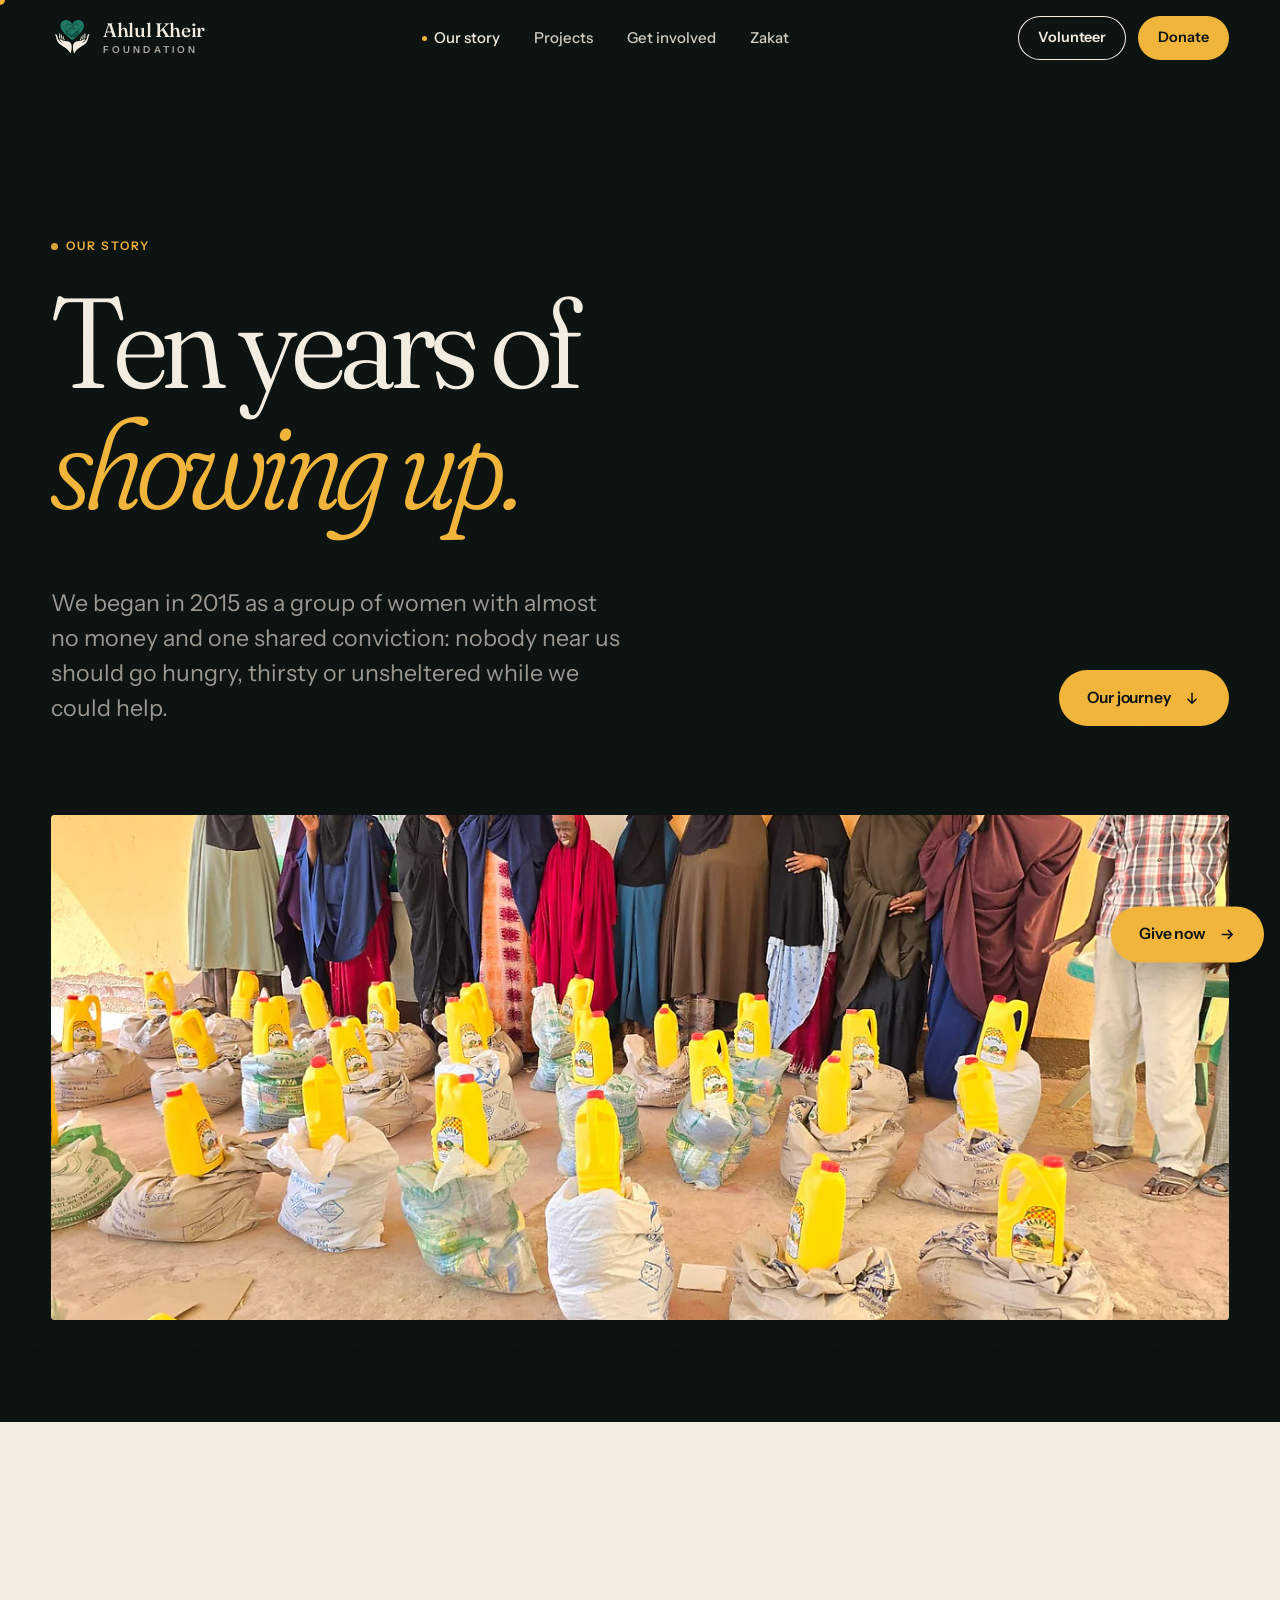
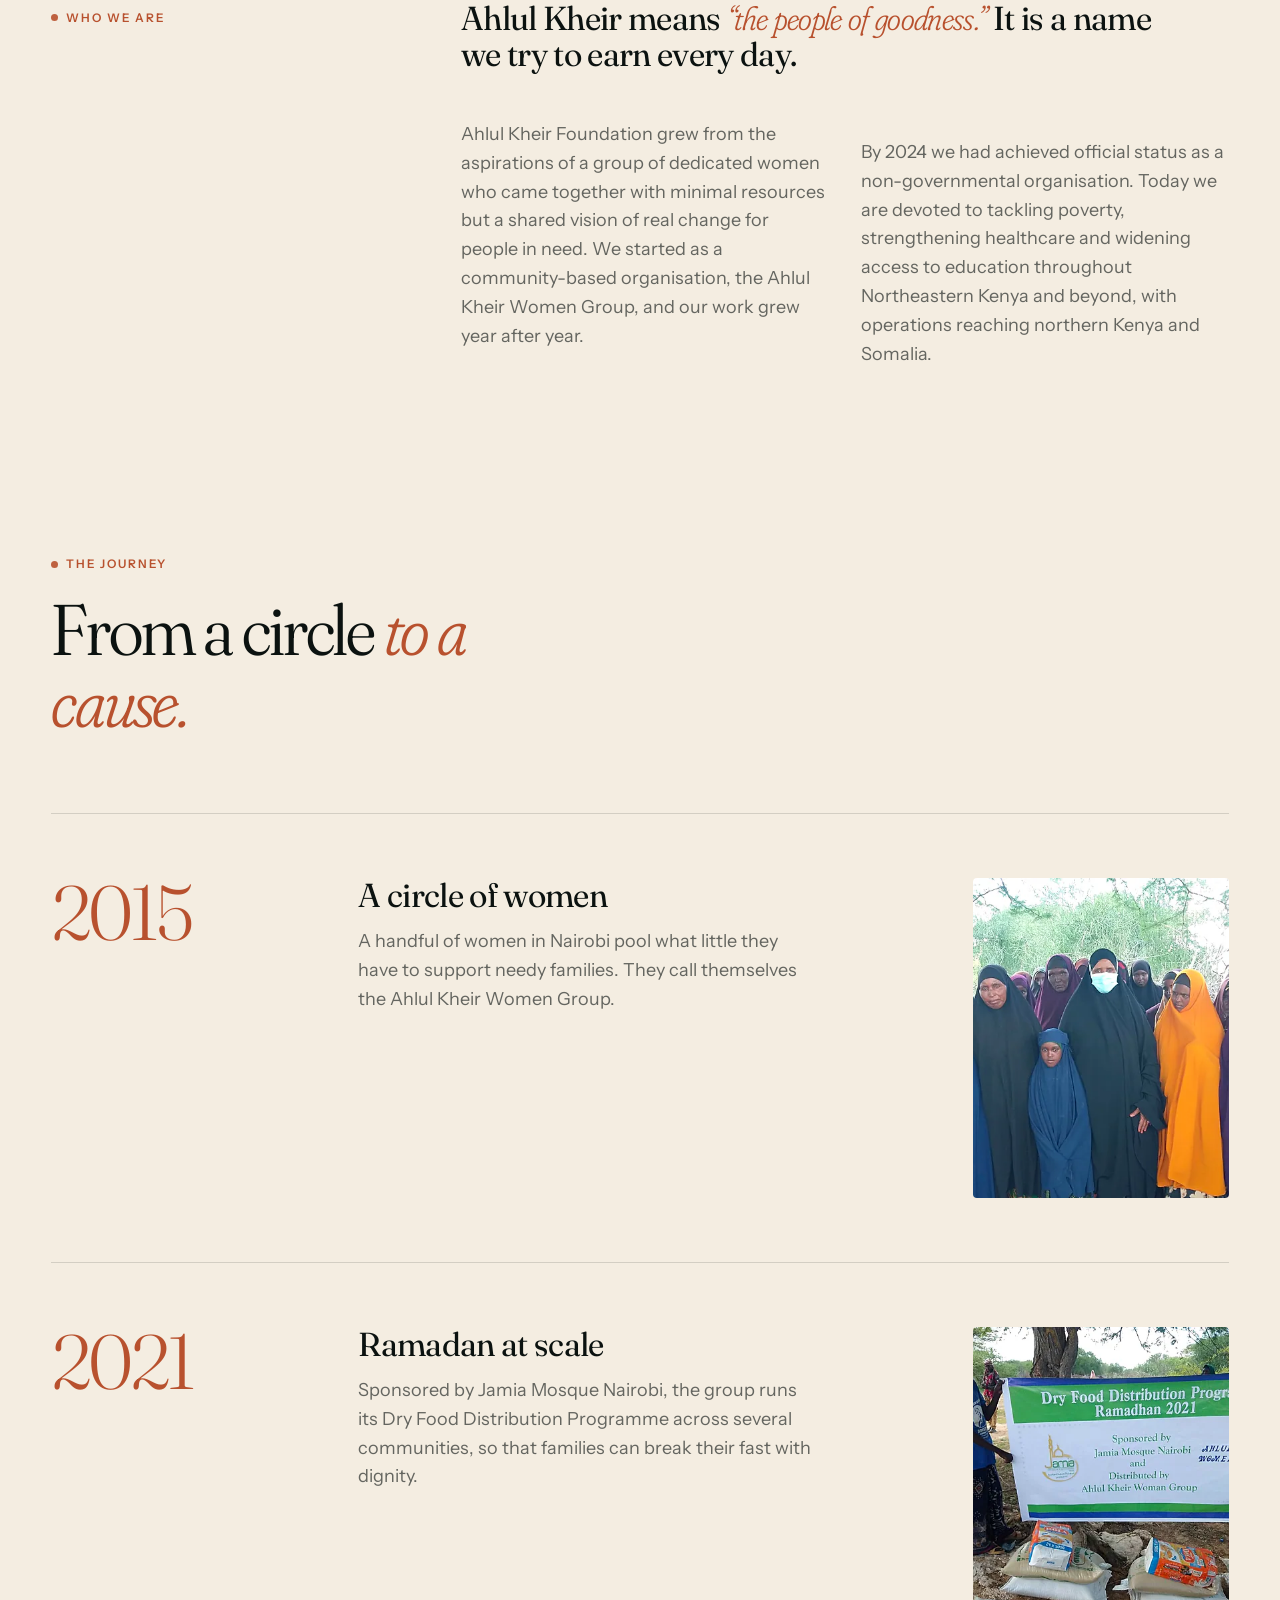
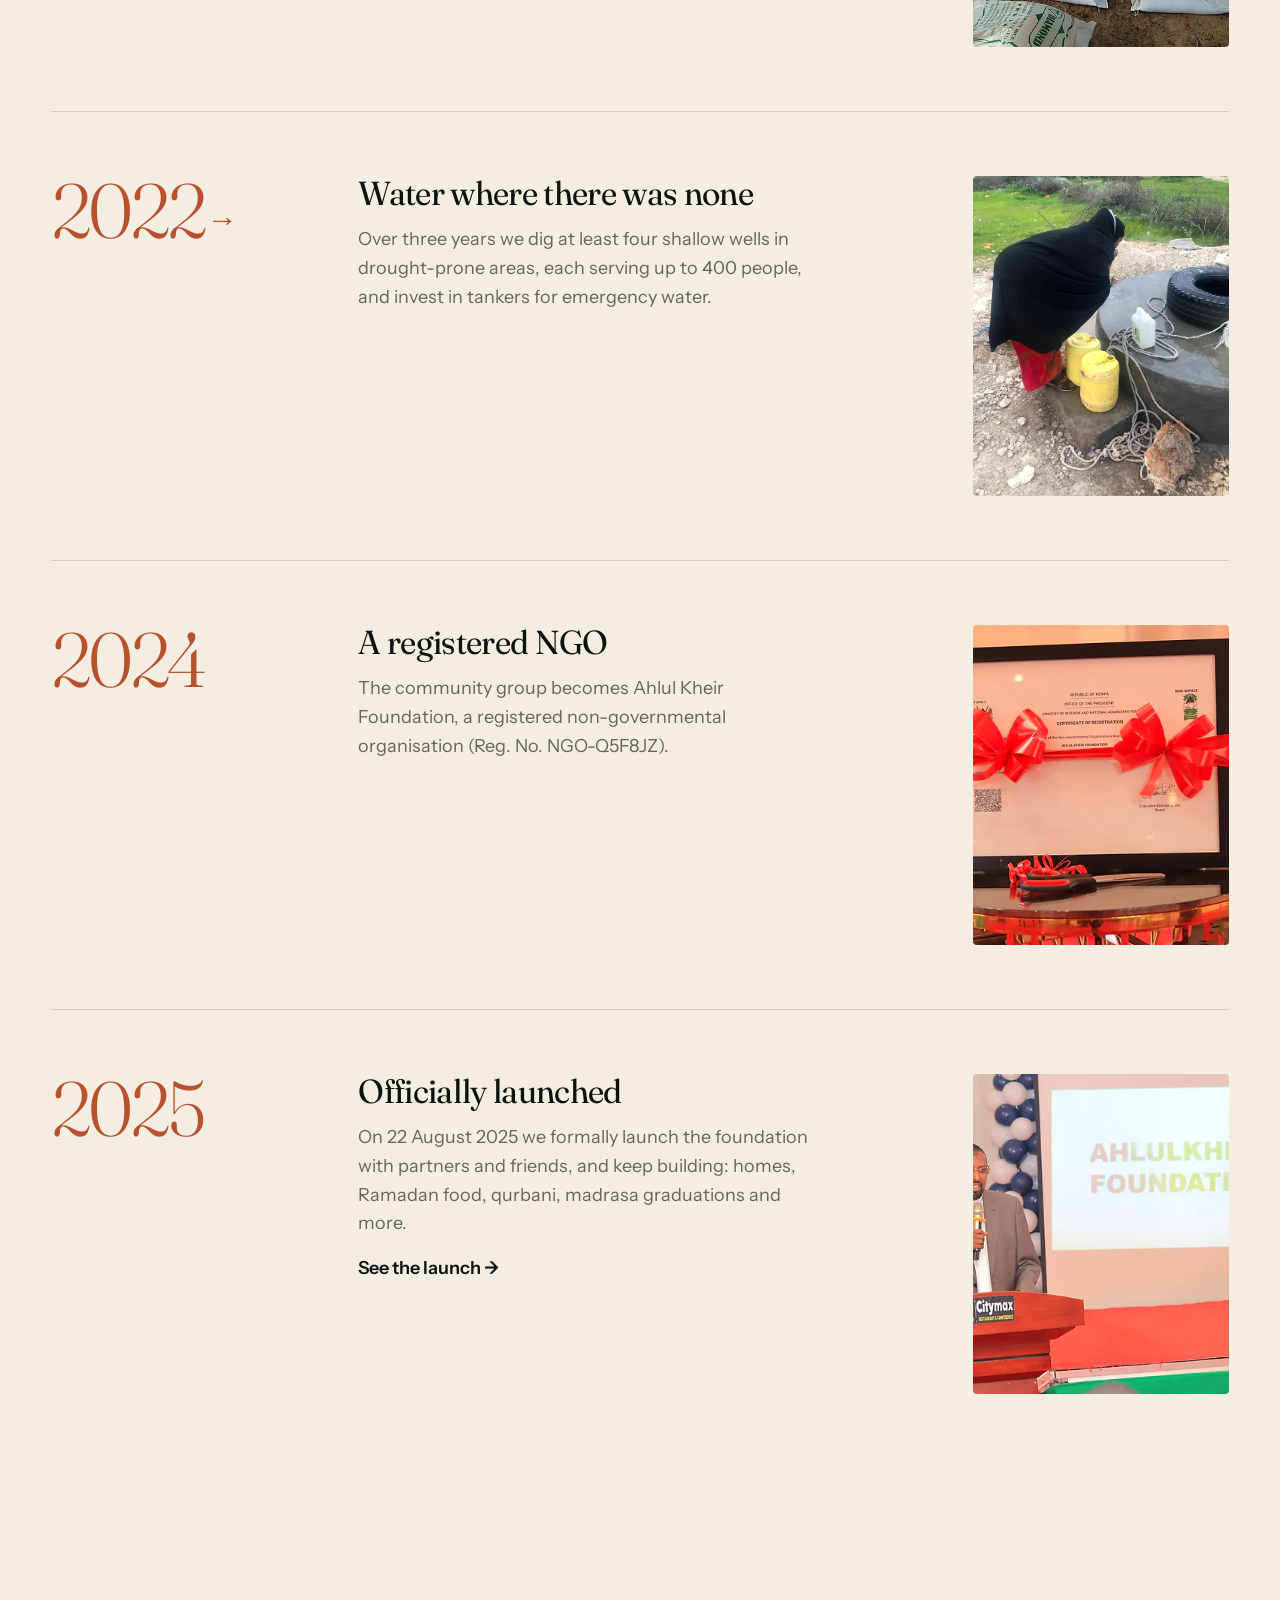
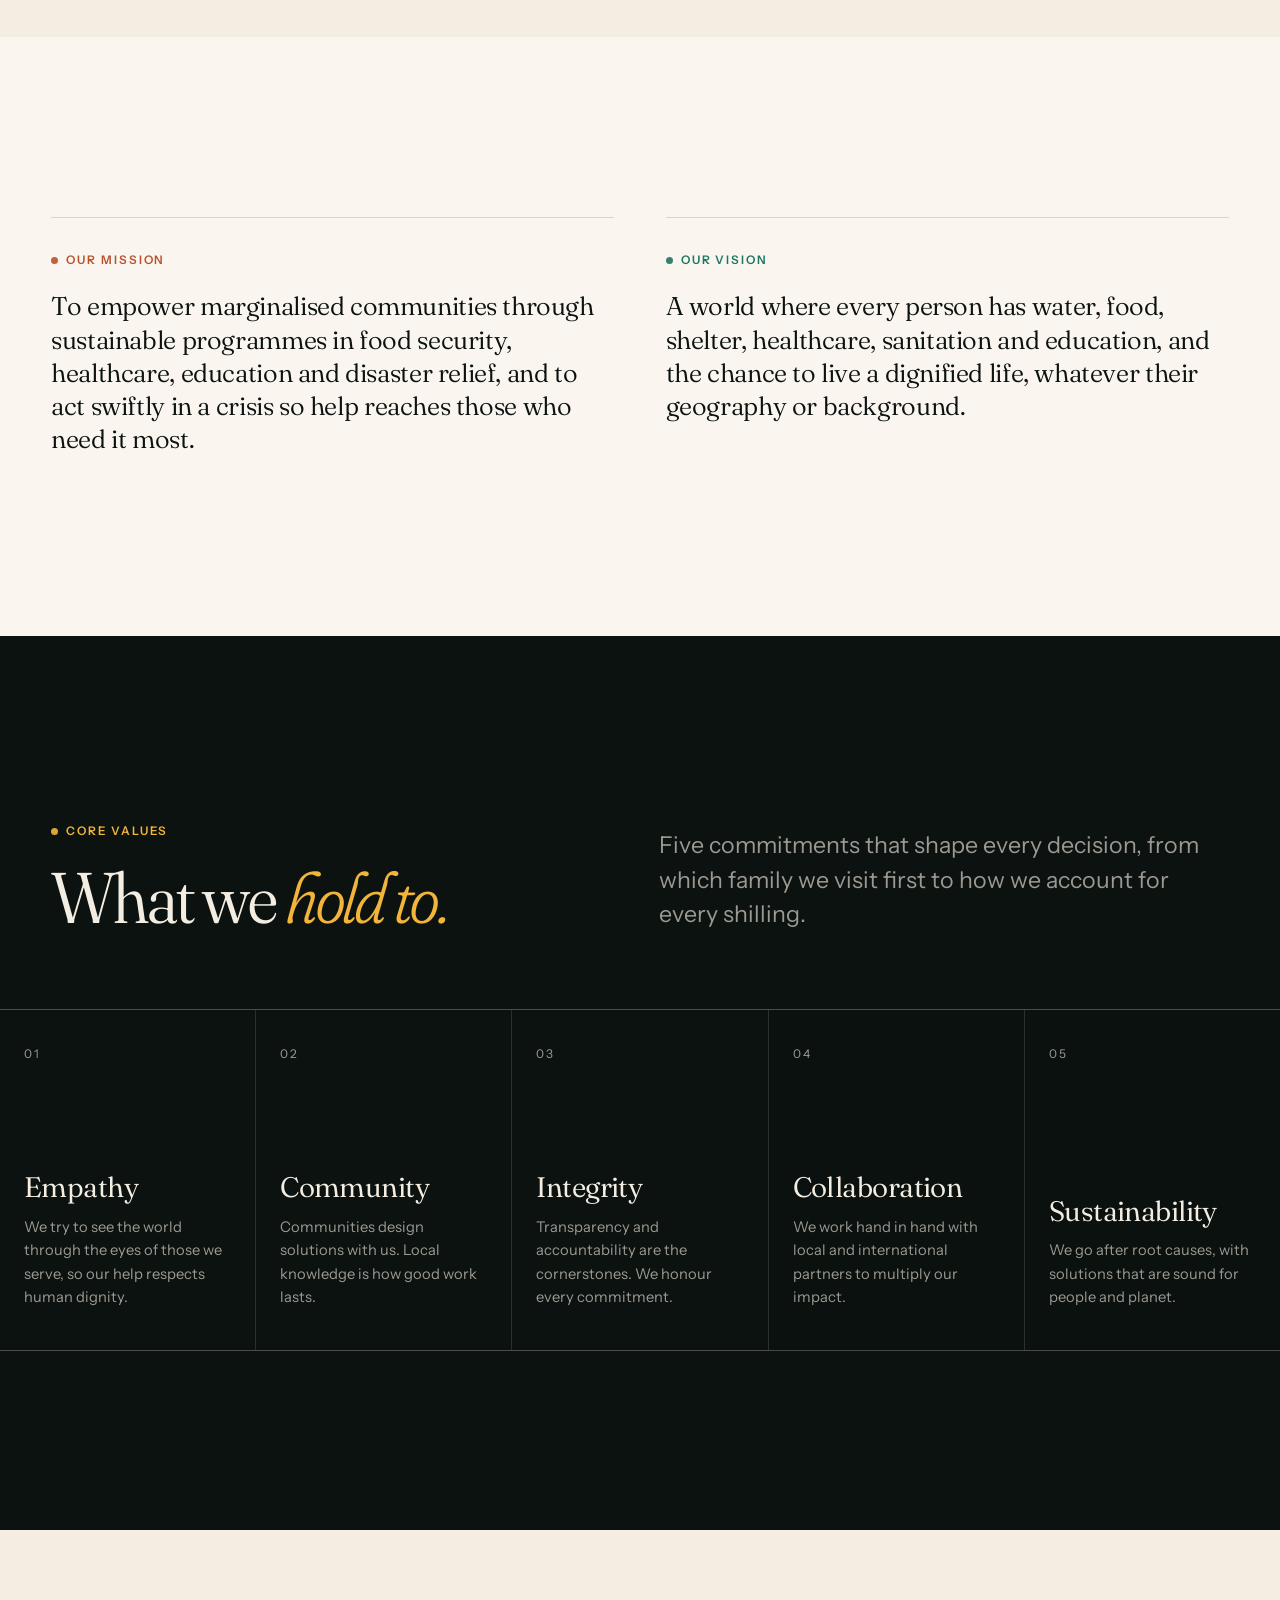
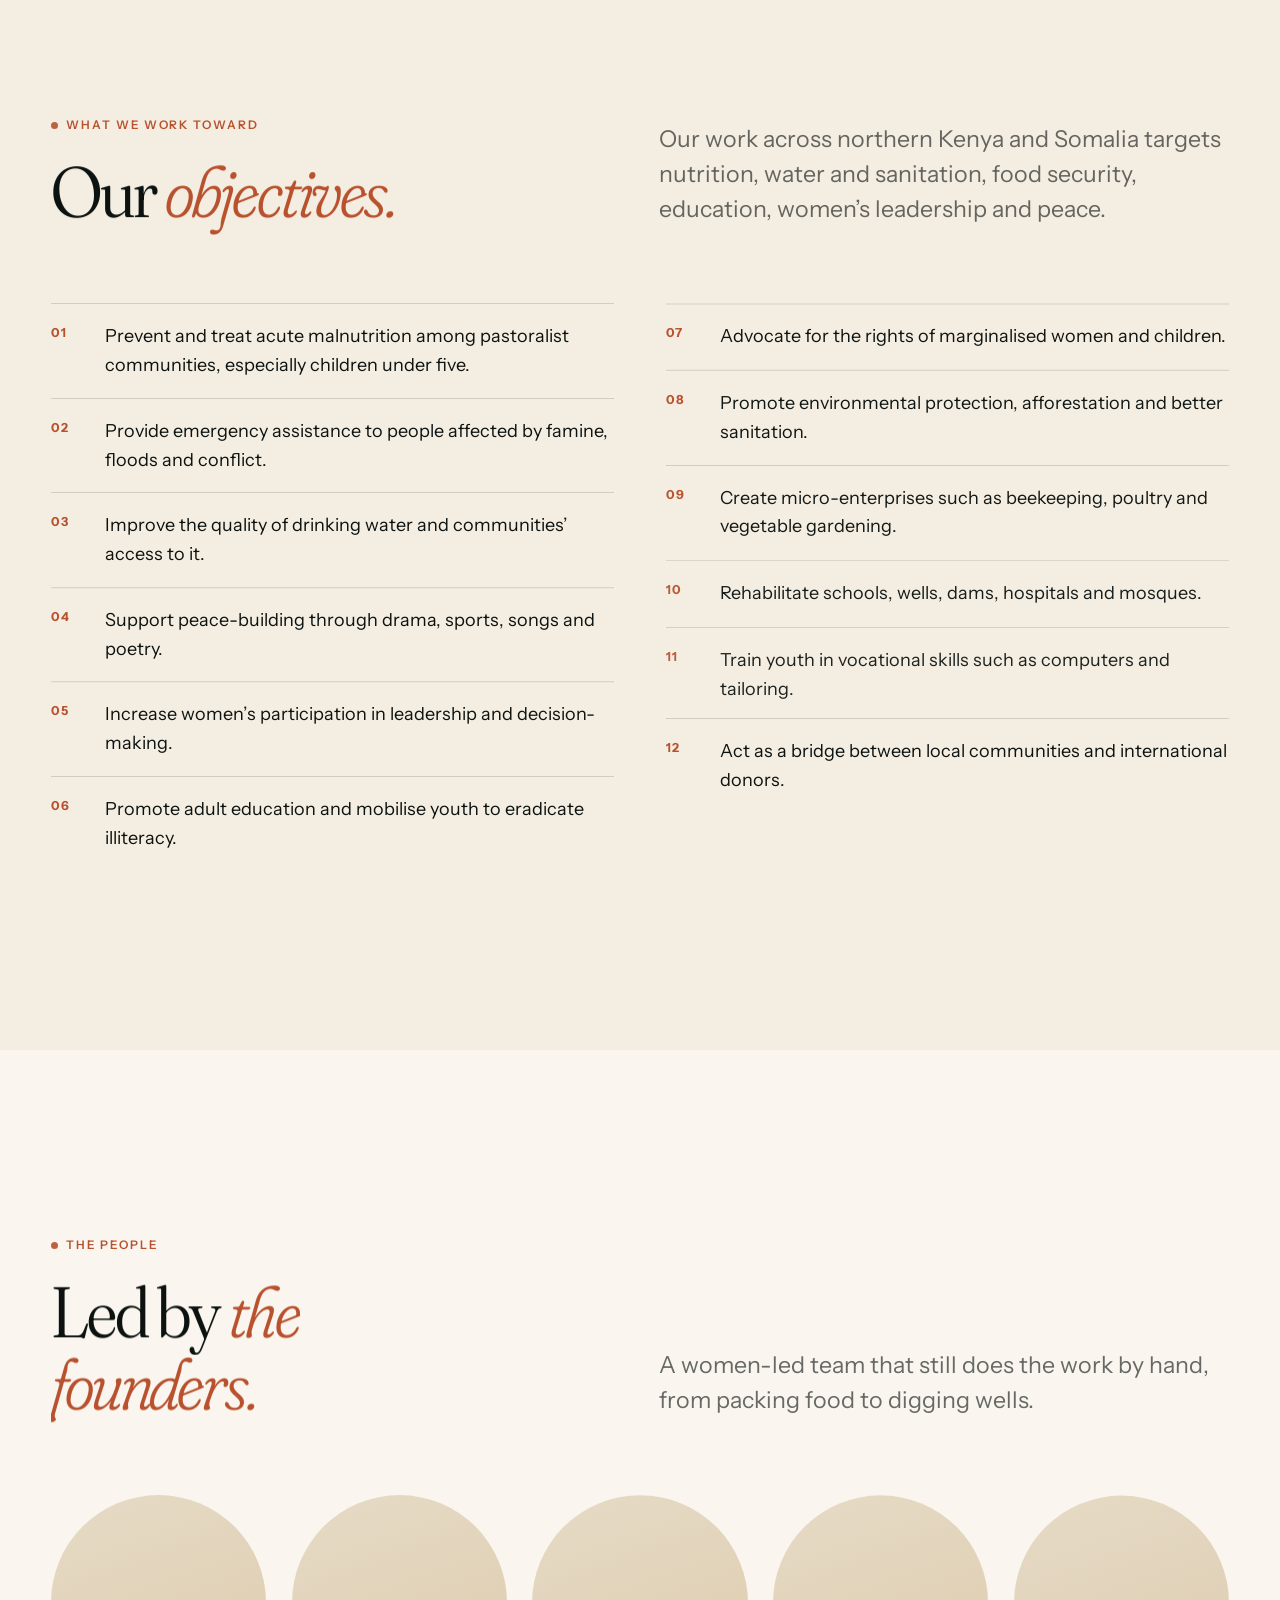
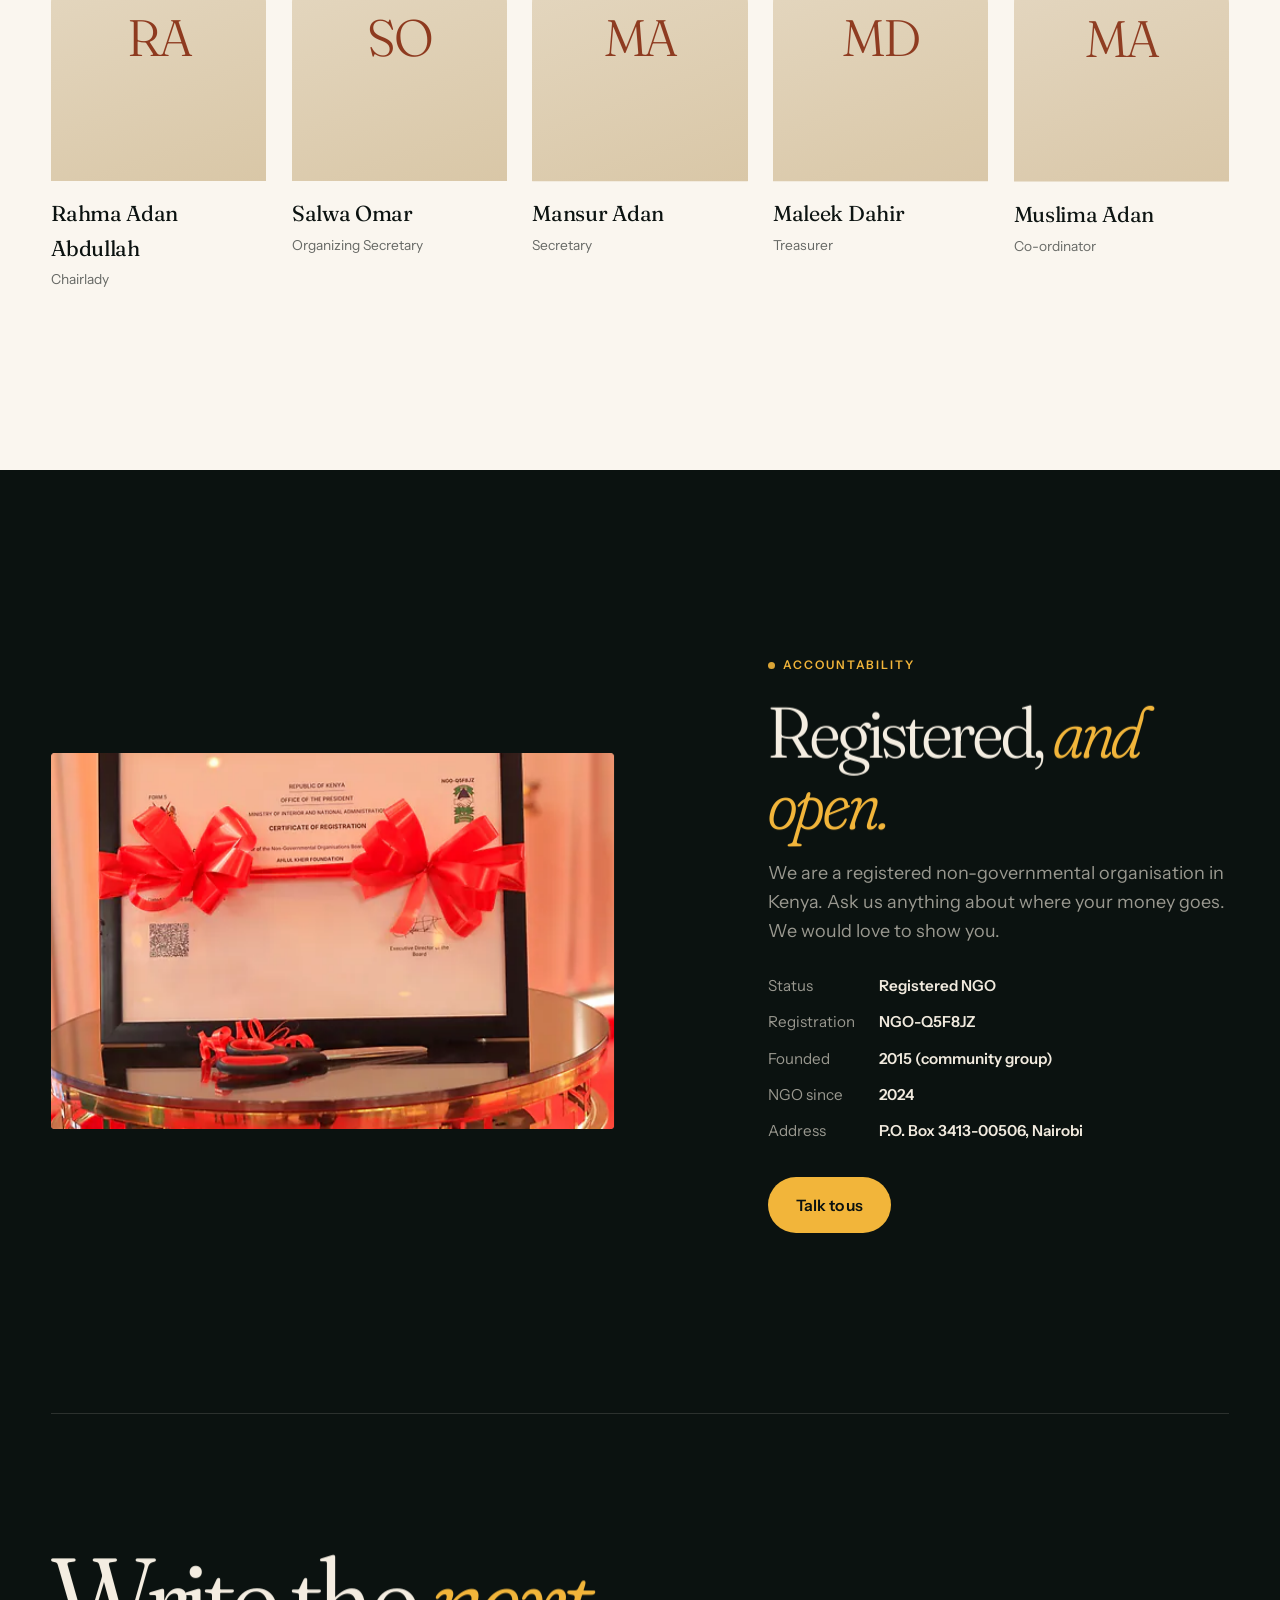
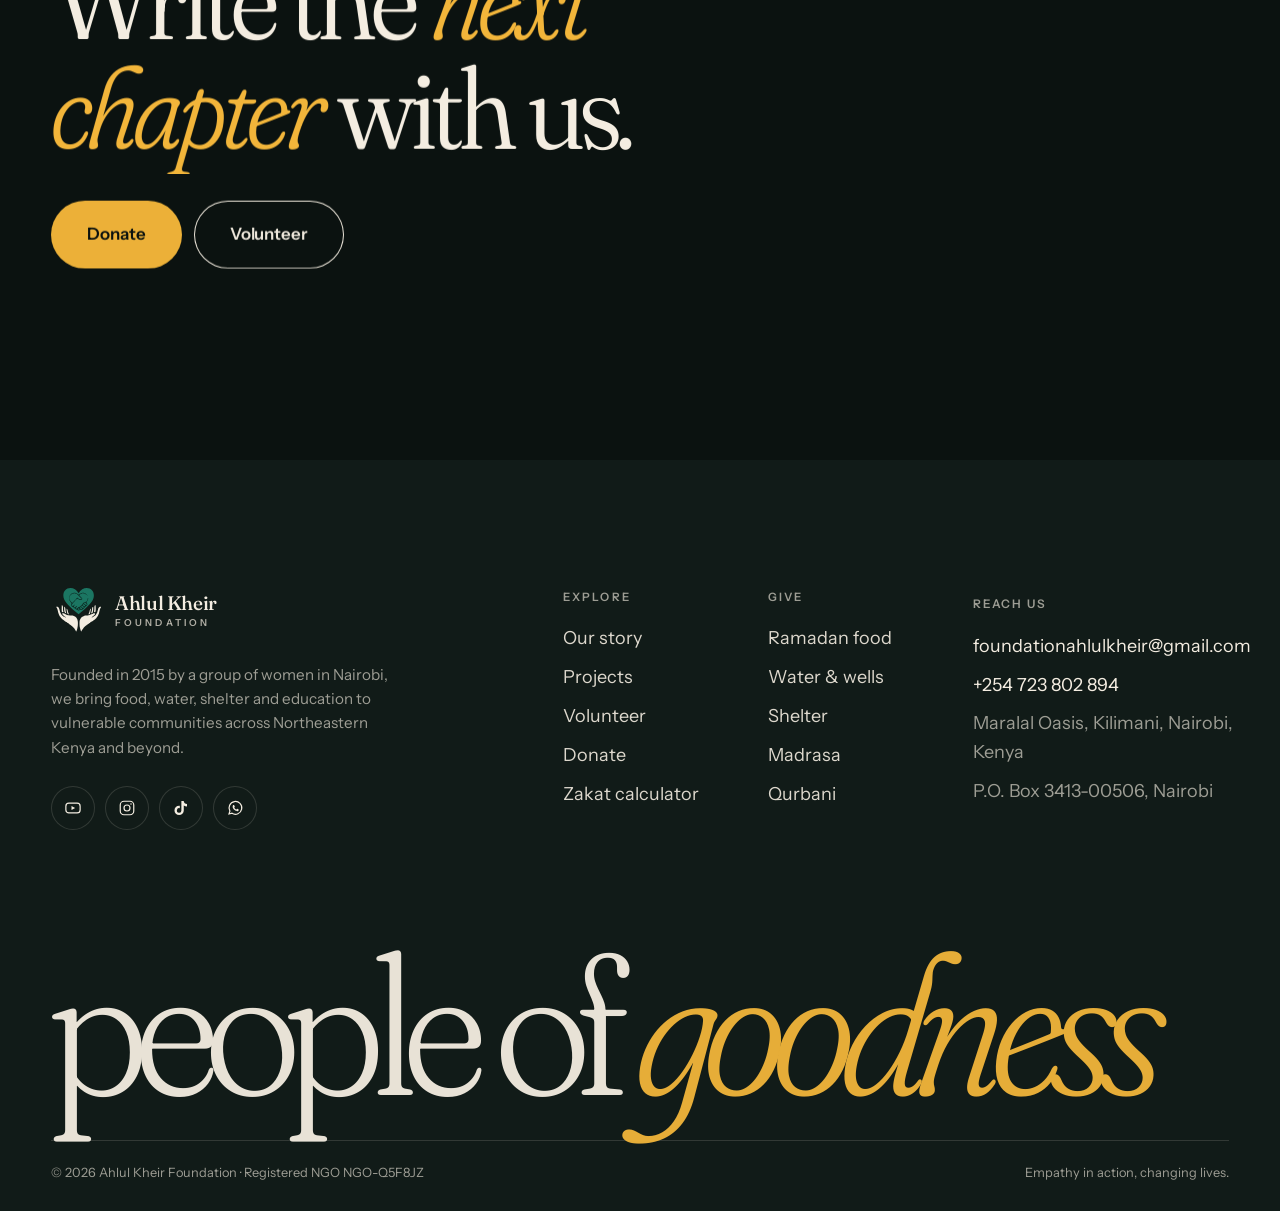
<file: about.html>
<!doctype html>
<html lang="en">
<head>
<meta charset="utf-8">
<meta name="viewport" content="width=device-width, initial-scale=1">
<title>Our story | Ahlul Kheir Foundation</title>
<meta name="description" content="Founded in 2015 by a group of women with minimal resources, Ahlul Kheir Foundation became a registered NGO in 2024. Our mission, values and the people behind the work.">
<meta name="theme-color" content="#0b1210">
<meta property="og:title" content="Our story | Ahlul Kheir Foundation">
<meta property="og:image" content="assets/img/r25-lineup-lg.webp">
<link rel="icon" href="assets/img/mark.svg" type="image/svg+xml">
<link rel="preconnect" href="https://fonts.googleapis.com">
<link rel="preconnect" href="https://fonts.gstatic.com" crossorigin>
<link href="https://fonts.googleapis.com/css2?family=Aref+Ruqaa:wght@400;700&family=Fraunces:ital,opsz,wght,SOFT@0,9..144,300..700,0..100;1,9..144,300..700,0..100&family=Instrument+Sans:wght@400..700&display=swap" rel="stylesheet">
<link rel="stylesheet" href="assets/css/main.css">
<script src="assets/vendor/gsap.min.js" defer></script>
<script src="assets/vendor/ScrollTrigger.min.js" defer></script>
<script src="assets/vendor/lenis.min.js" defer></script>
<script type="module">import { bootPage } from './assets/js/core.js'; bootPage();</script>
</head>
<body>
<!-- nav:start -->
<a class="skip-link" href="#main">Skip to content</a>
<svg width="0" height="0" style="position:absolute" aria-hidden="true" focusable="false"><defs><symbol id="mark" viewBox="-45 20 1454 1290"><path class="m-heart" fill="var(--mark-heart, #1b7662)" d="M682.0 187.4C630.8 84.2 536.8 40.0 455.7 40.0C331.9 40.0 255.0 128.4 255.0 253.7C255.0 408.5 425.8 555.9 682.0 777.0C938.2 555.9 1109.0 408.5 1109.0 253.7C1109.0 128.4 1032.1 40.0 908.3 40.0C827.2 40.0 733.2 84.2 682.0 187.4Z"/><path class="m-shake" fill="var(--mark-shake, #0b2a23)" fill-rule="evenodd" d="M 793.269 174.024 C 789.842 174.492, 784.217 175.628, 780.769 176.548 C 777.321 177.468, 768.827 179.242, 761.894 180.490 C 747.318 183.113, 739.318 186.350, 730 193.395 C 726.425 196.098, 721.250 199.223, 718.500 200.340 C 711.780 203.068, 710.505 204.003, 707.109 208.690 C 703.898 213.124, 692.145 221.811, 687.591 223.117 C 685.693 223.662, 682.217 223.401, 677.591 222.367 C 670.705 220.829, 670.268 220.544, 662.500 212.526 C 655.751 205.560, 653.139 203.635, 645.798 200.221 C 641.011 197.995, 635.586 195.024, 633.742 193.617 C 627.882 189.147, 620.983 186.697, 612.274 185.993 C 605.322 185.432, 603.231 184.813, 598.774 181.999 C 588.215 175.332, 587.290 175.080, 570.833 174.396 C 553.951 173.694, 540.873 175.257, 532.792 178.943 C 527.978 181.138, 511.986 185.989, 501.756 188.357 C 497.462 189.351, 492.919 191.327, 489.256 193.795 C 486.090 195.927, 480.618 199.195, 477.096 201.057 C 472.076 203.711, 469.962 205.584, 467.314 209.724 C 465.456 212.628, 461.588 216.857, 458.718 219.121 C 453.404 223.314, 447 231.273, 447 233.685 C 447 234.418, 444.486 237.752, 441.413 241.095 C 434.712 248.384, 433 252.128, 433 259.500 C 433 265.772, 431.039 271.303, 427.503 275 C 420.229 282.608, 417.816 294.364, 420.883 307.258 C 422.966 316.015, 422.966 316.015, 420.990 324.258 C 417.401 339.229, 418.929 360.433, 424.323 370.492 C 426.139 373.879, 427 376.997, 427 380.190 C 427 389.712, 432.326 401.230, 440.974 410.412 C 445.208 414.907, 449.973 420.815, 451.564 423.542 C 457.205 433.215, 465.803 445.542, 468.972 448.500 C 470.740 450.150, 473.328 453.750, 474.723 456.500 C 476.118 459.250, 478.828 463.246, 480.745 465.381 C 485.386 470.548, 484.947 474.104, 477.891 488.500 C 472.500 499.500, 472.500 499.500, 472.813 516.934 C 473.164 536.450, 473.434 537.400, 479.354 539.937 C 483.819 541.851, 488.142 546.702, 490.577 552.531 C 492.385 556.857, 496.692 559.599, 503.975 561.060 C 523.075 564.891, 522.575 564.681, 531.435 572.586 C 537.117 577.654, 541.684 582.955, 545.968 589.451 C 552.817 599.838, 555.101 601.498, 566.564 604.415 C 582.292 608.418, 592.139 615.413, 597.818 626.616 C 602.845 636.535, 604.495 637.597, 622 642.197 C 637.040 646.149, 648.570 652.472, 661.363 663.783 C 667.519 669.226, 672.364 670.953, 681.554 670.978 C 690.787 671.003, 695.206 668.900, 704.500 660.058 C 709.775 655.039, 721.483 650, 727.869 650 C 731.765 650, 746.360 653.400, 751.218 655.439 C 755.615 657.285, 768.124 657.528, 773.101 655.864 C 778.677 653.999, 786.671 647.375, 790.951 641.072 C 793.159 637.821, 796.436 634.132, 798.233 632.874 C 800.030 631.615, 804.228 627.989, 807.562 624.815 C 811.144 621.405, 815.422 618.409, 818.019 617.493 C 824.407 615.240, 831.648 610.303, 833.906 606.664 C 834.985 604.924, 837.464 601.958, 839.414 600.073 C 841.586 597.975, 843.957 594.039, 845.530 589.921 C 848.464 582.243, 854.401 576.033, 864.712 569.857 C 869.443 567.024, 871.906 564.580, 875.800 558.857 C 882.563 548.919, 898.845 534.700, 909.250 529.646 C 912.413 528.110, 915.008 526.548, 915.017 526.176 C 915.026 525.804, 917.660 522.220, 920.870 518.212 C 928.811 508.296, 931.468 498.187, 929.098 486.915 C 927.722 480.375, 918.456 466.064, 913.684 463.111 C 902.183 455.992, 900.881 443.825, 910.028 428.957 C 912.213 425.405, 914.952 419.642, 916.116 416.148 C 917.801 411.086, 918.914 409.393, 921.596 407.811 C 923.561 406.651, 926.480 403.261, 928.612 399.663 C 930.620 396.273, 934.019 390.932, 936.164 387.794 C 938.975 383.683, 940.654 379.630, 942.170 373.294 C 943.327 368.457, 945.787 358.941, 947.637 352.146 C 952.327 334.916, 951.942 326.855, 946.102 320.029 C 942.359 315.653, 941.065 317.177, 939.472 327.836 C 938.723 332.850, 936.954 340.159, 935.540 344.078 C 934.126 347.997, 932.490 355.546, 931.905 360.852 C 931.320 366.158, 930.629 372.379, 930.370 374.676 C 930.073 377.311, 928.774 380.262, 926.849 382.676 C 923.016 387.481, 919.463 394.447, 918.525 399 C 917.424 404.342, 915.660 406.428, 909.687 409.450 C 906.149 411.240, 902.020 414.667, 898.022 419.133 C 887.831 430.515, 883.118 431.821, 860.450 429.549 C 851.133 428.615, 850.909 428.695, 836.157 438.324 C 827.510 443.969, 826.340 445.143, 820.434 454.100 C 813.507 464.606, 810.292 467.805, 802.894 471.554 C 792.860 476.638, 780.929 491.317, 779.594 500.220 C 778.688 506.263, 770.091 514.473, 759.275 519.626 C 753.037 522.597, 751.602 523.799, 748.775 528.414 C 746.974 531.354, 743.126 537.077, 740.225 541.130 C 737.324 545.184, 733.606 550.434, 731.962 552.798 C 729.698 556.054, 727.376 557.812, 722.374 560.056 C 718.744 561.685, 713.533 565.033, 710.794 567.495 C 705.159 572.561, 702.293 573.540, 689.343 574.821 C 681.036 575.643, 679.668 576.088, 674.611 579.613 C 666.868 585.011, 652.527 598.313, 643.017 608.920 C 635.911 616.846, 634.505 617.944, 630.315 618.837 C 614.516 622.207, 597.515 603.150, 606.843 592.526 C 608.573 590.556, 610.932 587.044, 612.086 584.722 C 613.301 582.278, 619.411 575.437, 626.592 568.480 C 637.940 557.488, 639 556.154, 639 552.865 C 639 547.503, 635.604 543.630, 631.602 544.427 C 626.410 545.462, 615.609 553.384, 610.844 559.654 C 602.657 570.425, 582.775 582.372, 573 582.393 C 564.665 582.412, 552.117 576.761, 549.751 571.924 C 547.770 567.876, 550.018 557.876, 555.259 547.423 C 556.616 544.715, 558.286 540.774, 558.969 538.664 C 559.653 536.555, 561.429 533.405, 562.917 531.664 C 575.423 517.039, 579.604 507.645, 574.913 504.709 C 570.120 501.709, 561.603 507.632, 549.779 522.191 C 543.485 529.942, 518.695 540.932, 507.385 540.985 C 505.382 540.995, 502.170 539.573, 498.385 537.002 C 495.148 534.804, 492.007 533.004, 491.405 533.002 C 489.308 532.998, 487.277 529.458, 485.712 523.080 C 483.612 514.516, 485.400 509.616, 494.170 499.910 C 497.651 496.057, 503.875 489.195, 508 484.660 C 512.125 480.126, 518.425 472.160, 522 466.958 C 525.575 461.756, 530.404 455.437, 532.732 452.916 C 535.059 450.395, 538.048 445.895, 539.374 442.916 C 542.031 436.946, 543.586 435.327, 552.675 429.068 C 556.071 426.729, 560.935 422.162, 563.483 418.918 C 566.305 415.326, 570.304 411.743, 573.714 409.750 C 578.165 407.149, 580.395 404.842, 584.599 398.490 C 594.568 383.424, 601.296 374.798, 605.389 371.833 C 607.642 370.201, 610.731 366.865, 612.253 364.420 C 613.774 361.975, 617.555 358.068, 620.653 355.737 C 623.751 353.407, 627.955 350.045, 629.995 348.267 C 638.344 340.991, 646.035 339.377, 651.215 343.814 C 658.302 349.885, 670.185 355.771, 678.930 357.543 C 680.817 357.925, 685.542 360.672, 689.430 363.648 C 693.923 367.086, 698.505 369.629, 702 370.625 C 705.025 371.487, 709.150 373.255, 711.166 374.554 C 714.664 376.809, 715.739 376.929, 734.666 377.171 C 760.152 377.498, 762.622 376.716, 774.358 364.607 C 786.049 352.545, 788.520 346.915, 784.472 341.564 C 783.667 340.499, 781.834 335.774, 780.400 331.064 C 777.910 322.885, 777.449 322.167, 770.146 315.103 C 765.941 311.034, 760.250 306.246, 757.500 304.463 C 751.766 300.744, 749.321 298.232, 745.606 292.241 C 744.153 289.899, 736.142 281.349, 727.803 273.241 C 719.465 265.134, 711.165 257.024, 709.360 255.220 C 700.326 246.192, 704.218 231.583, 717.683 223.984 C 720.580 222.349, 726.269 217.637, 730.327 213.514 C 737.704 206.016, 737.704 206.016, 747.602 204.004 C 762.769 200.921, 770.442 198.309, 775.358 194.557 C 789.197 183.993, 795.085 183.954, 830 194.195 C 855.026 201.536, 859.463 203.196, 867 208.036 C 871.125 210.685, 877.200 213.625, 880.500 214.569 C 885.278 215.935, 887.648 217.408, 892.135 221.800 C 898.058 227.596, 908.893 233.987, 912.810 233.995 C 914.863 233.999, 915.086 233.589, 914.810 230.310 C 914.537 227.058, 913.748 226.080, 908.158 222.060 C 901.921 217.575, 901.051 216.492, 897.264 208.500 C 895.663 205.121, 894.128 203.879, 887.367 200.500 C 882.966 198.300, 876.471 194.610, 872.933 192.300 C 866.963 188.403, 862.740 186.671, 837 177.560 C 826.481 173.837, 806.484 172.220, 793.269 174.024 M 556.500 188.991 C 553.750 189.439, 548.350 191.029, 544.500 192.525 C 535.522 196.013, 528.313 197.973, 524.410 197.988 C 513.222 198.031, 489.342 208.293, 483.208 215.693 C 481.169 218.154, 477.601 221.290, 475.279 222.661 C 471.185 225.081, 461 235.307, 461 236.998 C 461 237.458, 458.997 238.600, 456.549 239.534 C 449.339 242.288, 447.670 245.354, 438.060 273.500 C 435.994 279.550, 433.306 286.452, 432.086 288.839 C 428.785 295.299, 424.806 315.538, 425.965 319.974 C 426.472 321.913, 427.380 330.025, 427.981 338 C 429.796 362.036, 430.618 365.767, 435.108 370.348 C 437.274 372.557, 439.877 376.734, 441.054 379.889 C 444.747 389.790, 451.799 400.467, 459.714 408.142 C 463.846 412.149, 469.389 418.593, 472.032 422.463 C 476.518 429.034, 493.014 445.381, 497.500 447.701 C 510.219 454.280, 526.381 447.153, 534.231 431.505 C 538.727 422.542, 543.495 416.463, 553.707 406.673 C 558.771 401.818, 563.217 396.892, 563.586 395.728 C 565.454 389.845, 570.353 383.855, 575.360 381.335 C 583.456 377.260, 594.551 366.767, 597.759 360.152 C 599.581 356.396, 601.797 353.635, 604.369 351.921 C 606.833 350.278, 609.103 347.520, 610.622 344.325 C 614.358 336.464, 639.211 316, 645.022 316 C 649.919 316, 680.752 336.761, 690.508 346.628 C 693.153 349.302, 695.635 350.176, 711.008 353.845 C 731.385 358.707, 732.841 358.784, 744.043 355.586 C 748.694 354.259, 755.200 352.635, 758.500 351.978 C 770.811 349.528, 774.160 346.106, 768.847 341.405 C 767.663 340.357, 765.049 336.975, 763.037 333.889 C 758.137 326.370, 746.448 313.568, 741.500 310.300 C 736.171 306.780, 726.505 298.252, 709.993 282.500 C 702.497 275.350, 693.506 267.250, 690.012 264.500 C 686.518 261.750, 679.551 255.450, 674.530 250.500 C 669.508 245.550, 664.073 240.339, 662.450 238.919 C 660.828 237.499, 657.972 234.415, 656.106 232.064 C 654.239 229.713, 650.189 226.180, 647.106 224.213 C 644.022 222.245, 639.635 218.566, 637.355 216.038 C 634.918 213.334, 631.005 210.459, 627.855 209.058 C 624.910 207.747, 618.690 204.888, 614.033 202.704 C 595.056 193.804, 567.409 187.214, 556.500 188.991 M 920.044 244.750 C 920.104 251.271, 922.936 258.922, 926.172 261.306 C 932.902 266.263, 934.288 257.745, 928.390 247.668 C 922.863 238.224, 919.974 237.214, 920.044 244.750 M 847.500 449.679 C 839.947 451.367, 834.914 453.292, 834.105 454.804 C 833.125 456.636, 837.946 473.285, 841.256 479.500 C 844.182 484.995, 857.099 496.685, 863.185 499.346 C 866.428 500.764, 871.619 504.390, 875.267 507.783 C 888.289 519.898, 898.632 519.437, 905.736 506.427 C 913.341 492.501, 912.164 487.537, 898.835 477.311 C 888.116 469.089, 879.497 461.657, 875.418 457.120 C 869.197 450.200, 858.238 447.279, 847.500 449.679 M 807.270 494.293 C 797.295 497.139, 794.825 508.518, 800.820 524 C 802.288 527.791, 805.892 530.629, 812.250 532.999 C 815.413 534.179, 818 535.498, 818 535.931 C 818 538.767, 826.811 546.178, 835.280 550.466 C 844.623 555.197, 844.623 555.197, 851.561 552.267 C 868.427 545.144, 868.884 530.045, 852.577 518.699 C 851.153 517.708, 849.135 515.233, 848.092 513.199 C 845.485 508.116, 843.104 506.207, 831.130 499.600 C 819.771 493.332, 814.638 492.190, 807.270 494.293 M 772.898 534.922 C 761.602 535.681, 759.342 537.704, 757.538 548.669 C 756.570 554.546, 761.949 566.490, 770.078 576.517 C 776.926 584.963, 778.584 586.266, 784.803 588.088 C 787.887 588.991, 790.237 590.699, 793.100 594.120 C 802.484 605.327, 818.748 599.718, 824.949 583.136 C 827.910 575.219, 826.693 572.814, 812.180 557.890 C 808.110 553.704, 803.875 548.852, 802.770 547.106 C 799.579 542.065, 788.159 533.966, 784.534 534.172 C 782.865 534.267, 777.629 534.605, 772.898 534.922 M 730.545 577.520 C 726.133 579.065, 712 592.811, 712 595.557 C 712 599.297, 738.474 624.944, 748.728 631.137 C 759.787 637.818, 762.289 638.136, 770.532 633.908 C 778.915 629.608, 781.109 627.213, 781.733 621.681 C 782.456 615.262, 780.583 610.819, 774.921 605.523 C 772.179 602.958, 768.809 599.158, 767.433 597.079 C 763.953 591.820, 755.865 585.471, 747 581.040 C 737.449 576.265, 735.388 575.824, 730.545 577.520 M 680.647 605.537 C 674.444 607.209, 671.597 609.918, 667.478 618.067 C 661.240 630.410, 661.786 635.394, 670.300 643.802 C 679.094 652.488, 687.848 652.937, 699.844 645.320 C 705.423 641.776, 708.453 628.072, 705.254 620.842 C 699.965 608.885, 690.368 602.916, 680.647 605.537 M 1064.054 612.750 C 1063.481 614.813, 1062.776 626.175, 1062.486 638 C 1062.196 649.825, 1061.748 662.763, 1061.492 666.750 C 1061.026 674, 1061.026 674, 1064.013 674 C 1067 674, 1067 674, 1067 641.500 C 1067 609.718, 1066.432 604.177, 1064.054 612.750 M 351.900 630.320 C 350.789 632.758, 352.197 668.777, 353.538 672.250 C 354.398 674.476, 368.448 674.880, 369.284 672.702 C 369.558 671.989, 368.698 668.051, 367.374 663.952 C 366.049 659.854, 364.069 651.365, 362.972 645.090 C 361.039 634.024, 360.247 631.883, 357.108 629.250 C 354.866 627.369, 353.077 627.737, 351.900 630.320 M 1008.063 636.163 C 1005.371 639.052, 1004.336 642.538, 1002.495 654.926 C 1001.535 661.384, 1000.167 666.611, 998.902 668.658 C 996.120 673.160, 997.031 674, 1004.695 674 C 1011.272 674, 1011.272 674, 1010.666 669.580 C 1010.305 666.945, 1010.622 663.210, 1011.452 660.330 C 1013.370 653.673, 1015.476 637.682, 1014.700 635.660 C 1013.809 633.338, 1010.458 633.592, 1008.063 636.163"/><path class="m-hands" fill="var(--mark-hands, currentColor)" fill-rule="evenodd" d="M 213.635 524.073 C 211.132 526.042, 211 526.604, 210.991 535.323 C 210.986 540.370, 210.519 553.050, 209.953 563.500 C 206.665 624.199, 208.490 684.600, 214.166 703 C 216.747 711.364, 223.926 715.183, 237.421 715.373 C 254.634 715.614, 260.065 707.089, 253.961 689.407 C 246.830 668.746, 244.917 651.068, 245.665 612.723 C 246.493 570.181, 244.385 552.872, 236.385 536.533 C 230.690 524.902, 220.014 519.055, 213.635 524.073 M 1141.424 524.883 C 1136.871 527.660, 1132.344 535.219, 1129.019 545.599 C 1124.610 559.364, 1124.129 564.374, 1123.559 602.500 C 1122.763 655.737, 1121.405 670.979, 1115.818 689.373 C 1109.975 708.611, 1116.068 718.210, 1133.119 716.626 C 1143.465 715.664, 1148.300 713.130, 1151.493 706.997 C 1153.648 702.858, 1157.785 683.260, 1159.093 671 C 1160.660 656.302, 1160.551 582.312, 1158.942 569 C 1158.310 563.775, 1157.857 553.985, 1157.934 547.245 C 1158.011 540.506, 1157.597 533.217, 1157.013 531.049 C 1155.039 523.718, 1147.940 520.910, 1141.424 524.883 M 68.500 561.106 C 56.921 562.807, 54.769 567.012, 60.623 576.500 C 65.753 584.817, 72.965 596.866, 76.275 602.650 C 77.802 605.318, 79.973 608.950, 81.100 610.721 C 82.228 612.493, 84.476 618.700, 86.096 624.515 C 87.715 630.331, 90.801 639.718, 92.953 645.376 C 95.982 653.342, 97.436 659.480, 99.397 672.581 C 100.990 683.229, 103.244 693.577, 105.478 700.500 C 107.430 706.550, 110.321 717.614, 111.903 725.086 C 113.579 733.007, 116.252 742.025, 118.314 746.713 C 120.259 751.137, 122.514 756.990, 123.325 759.722 C 125.924 768.474, 132.022 784.330, 134.970 790 C 136.543 793.025, 139.035 799.159, 140.508 803.631 C 142.289 809.038, 144.532 813.390, 147.201 816.621 C 149.410 819.293, 152.797 824.634, 154.728 828.490 C 156.660 832.345, 162.164 840.675, 166.960 847 C 171.755 853.325, 178.035 862.071, 180.914 866.436 C 183.793 870.801, 189.153 877.336, 192.824 880.959 C 196.496 884.582, 202.651 890.911, 206.502 895.023 C 215.386 904.510, 230.475 918.109, 236.956 922.471 C 239.703 924.319, 244.774 928.331, 248.225 931.385 C 256.299 938.530, 273.800 950.601, 301.188 967.915 C 308.510 972.543, 318.100 978.877, 322.500 981.989 C 326.900 985.102, 335 990.044, 340.500 992.972 C 352.212 999.208, 356.973 1002.324, 366.520 1009.999 C 370.381 1013.104, 376.681 1017.538, 380.520 1019.854 C 384.359 1022.171, 390.650 1026.312, 394.500 1029.057 C 404.376 1036.099, 410.753 1040.305, 416.273 1043.419 C 418.898 1044.899, 423.848 1048.700, 427.273 1051.865 C 430.698 1055.030, 435.750 1058.910, 438.500 1060.488 C 445.119 1064.285, 465.918 1079.468, 473.677 1086.167 C 488.307 1098.799, 496.729 1105.800, 500 1108.047 C 504.534 1111.163, 540.731 1147.279, 544.552 1152.500 C 546.163 1154.700, 551.385 1160.599, 556.157 1165.609 C 561.952 1171.694, 565.987 1177.009, 568.308 1181.619 C 570.220 1185.415, 573.665 1190.766, 575.964 1193.510 C 578.263 1196.255, 581.903 1201.959, 584.052 1206.187 C 586.201 1210.416, 590.006 1217.038, 592.507 1220.904 C 595.007 1224.770, 598.373 1230.874, 599.986 1234.468 C 603.388 1242.052, 611.684 1253.703, 614.298 1254.569 C 618.278 1255.888, 621.120 1250.873, 626.805 1232.500 C 632.246 1214.913, 635.159 1205.576, 641.540 1185.264 C 644.996 1174.267, 647.345 1164.675, 648.031 1158.764 C 649.630 1144.989, 650.873 1138.376, 653.529 1129.500 C 654.846 1125.100, 656.404 1116.550, 656.992 1110.500 C 657.580 1104.450, 658.479 1097.025, 658.990 1094 C 665.022 1058.283, 663.436 973.486, 656.364 953.662 C 655.548 951.373, 652.670 941.733, 649.969 932.239 C 644.546 913.176, 644.800 913.781, 637.479 902.500 C 634.623 898.100, 630.410 891.252, 628.117 887.281 C 624.387 880.823, 619.928 875.406, 606.401 860.897 C 597.028 850.843, 587.703 843.425, 579.178 839.241 C 574.405 836.898, 568.700 833.857, 566.500 832.483 C 564.300 831.108, 555.750 827.796, 547.500 825.122 C 539.250 822.448, 530.720 819.511, 528.544 818.595 C 523.016 816.268, 508.209 814.318, 482.500 812.530 C 453.226 810.494, 444.662 809.393, 431 805.908 C 424.675 804.295, 412.525 802.048, 404 800.915 C 383.326 798.167, 376.457 796.644, 366.702 792.645 C 362.191 790.795, 353.325 787.652, 347 785.660 C 338.902 783.110, 334.215 781.008, 331.155 778.556 C 327.325 775.485, 317.693 771, 314.929 771 C 313.195 771, 304.432 766.225, 303 764.500 C 301.546 762.748, 294.200 758.785, 290 757.486 C 288.625 757.061, 282.967 754.533, 277.427 751.869 C 256.853 741.976, 234.055 739.875, 227.284 747.248 C 222.613 752.334, 223.225 762.722, 228.723 771.704 C 230.675 774.892, 234.060 780.650, 236.246 784.500 C 240.192 791.448, 251.070 803.048, 259.622 809.426 C 270.042 817.197, 274.690 820.981, 281.610 827.325 C 286.323 831.646, 291.467 835.244, 295.631 837.132 C 299.248 838.772, 304.411 842.176, 307.105 844.695 C 309.799 847.215, 314.216 850.302, 316.922 851.555 C 322.310 854.052, 324.481 856.949, 323.598 860.467 C 322.126 866.329, 312.202 865.699, 301 859.031 C 297.425 856.903, 291.192 854.193, 287.149 853.009 C 281.882 851.466, 278.622 849.784, 275.649 847.077 C 273.367 844.999, 267.788 841.381, 263.250 839.038 C 258.595 836.634, 251.842 831.944, 247.750 828.273 C 243.763 824.696, 237.575 819.591, 234 816.930 C 225.524 810.619, 206.623 790.196, 199.284 779.416 C 184.051 757.042, 180.265 750.542, 177.490 742 C 176.508 738.975, 173.782 732.900, 171.433 728.500 C 161.768 710.397, 153.208 682, 147.921 650.500 C 146.694 643.193, 144.660 635.091, 143.277 632 C 141.922 628.975, 139.365 622.175, 137.593 616.890 C 135.693 611.222, 132.301 604.043, 129.323 599.390 C 126.546 595.050, 123.280 589.543, 122.066 587.151 C 115.542 574.299, 99.485 563.086, 85.371 561.525 C 82.142 561.168, 78.375 560.729, 77 560.550 C 75.625 560.372, 71.800 560.622, 68.500 561.106 M 1277.525 562.007 C 1264.212 564.392, 1247.423 581.794, 1238.650 602.300 C 1236.721 606.810, 1233.318 614.652, 1231.088 619.726 C 1226.853 629.365, 1225.465 634.356, 1222.018 652.349 C 1220.875 658.317, 1218.421 667.092, 1216.565 671.849 C 1214.709 676.607, 1211.979 685.675, 1210.498 692 C 1209.017 698.325, 1206.910 705.975, 1205.816 709 C 1194.400 740.575, 1194.951 739.319, 1188.336 748.848 C 1185.913 752.340, 1182.579 757.872, 1180.929 761.141 C 1173.848 775.168, 1156.902 797.386, 1146.500 806.280 C 1142.650 809.572, 1137.525 814.487, 1135.112 817.202 C 1132.698 819.918, 1128.351 823.478, 1125.452 825.114 C 1122.552 826.750, 1118.145 829.880, 1115.659 832.069 C 1113.172 834.258, 1108.674 837.139, 1105.663 838.470 C 1102.653 839.802, 1097.939 842.889, 1095.189 845.332 C 1091.534 848.578, 1088.027 850.493, 1082.153 852.449 C 1077.734 853.921, 1072.404 856.491, 1070.309 858.160 C 1064.498 862.790, 1061.099 864.230, 1055.790 864.310 C 1045.831 864.460, 1044.183 857.691, 1052.758 851.862 C 1055.366 850.089, 1059.664 846.715, 1062.308 844.364 C 1064.953 842.013, 1069.903 838.761, 1073.308 837.138 C 1076.714 835.514, 1081.300 832.307, 1083.500 830.012 C 1085.700 827.717, 1090.425 824.118, 1094 822.014 C 1100.500 818.190, 1107.984 811.510, 1112.706 805.319 C 1114.085 803.511, 1116.779 801.064, 1118.692 799.882 C 1128.962 793.534, 1143.974 769.566, 1144.786 758.218 C 1145.672 745.845, 1133.617 740.652, 1111.321 743.802 C 1103.791 744.866, 1077.767 757, 1066.727 764.594 C 1064.079 766.415, 1057.995 769.087, 1053.206 770.531 C 1048.418 771.975, 1042.925 774.402, 1041 775.924 C 1036.943 779.131, 1031.672 781.996, 1029.800 782.010 C 1029.085 782.015, 1026.025 783.196, 1023 784.633 C 1019.975 786.071, 1013.450 788.494, 1008.500 790.018 C 1003.550 791.542, 996.350 793.933, 992.500 795.331 C 988.607 796.745, 979.951 798.601, 973 799.512 C 959.312 801.306, 953.524 802.465, 938.562 806.410 C 927.375 809.360, 918.535 810.317, 882 812.537 C 860.857 813.821, 855.218 814.491, 849 816.456 C 844.875 817.759, 838.125 819.607, 834 820.561 C 815.653 824.805, 789.843 837.234, 776 848.491 C 753.137 867.084, 730.985 897.023, 723.965 918.820 C 722.314 923.946, 719.899 930.246, 718.598 932.820 C 714.841 940.254, 711.288 952.743, 710.153 962.500 C 706.272 995.863, 706.194 1050.498, 709.959 1098.434 C 712.340 1128.751, 712.654 1130.599, 717.582 1143.209 C 720.058 1149.546, 721.683 1156.151, 722.991 1165.194 C 724.382 1174.809, 726.279 1182.267, 730.398 1194.310 C 733.444 1203.214, 737.031 1215.675, 738.369 1222 C 742.344 1240.784, 749.226 1254, 755.034 1254 C 758.354 1254, 764.341 1244.466, 772.029 1226.935 C 775.694 1218.576, 778.186 1214.439, 781.957 1210.452 C 784.975 1207.261, 788.328 1202.197, 790.326 1197.814 C 793.971 1189.817, 803.931 1175.247, 808.998 1170.500 C 810.759 1168.850, 813.591 1165.475, 815.292 1163 C 826.236 1147.077, 873.152 1101.230, 890.945 1089.071 C 892.900 1087.734, 897.969 1083.434, 902.208 1079.514 C 906.448 1075.594, 912.648 1070.837, 915.988 1068.943 C 928.452 1061.875, 936.854 1056.317, 941.801 1051.868 C 944.604 1049.349, 953.480 1042.883, 961.527 1037.499 C 969.573 1032.116, 978.006 1026.166, 980.267 1024.277 C 982.528 1022.388, 986.431 1019.775, 988.939 1018.471 C 991.448 1017.166, 997.550 1013.127, 1002.500 1009.495 C 1014.570 1000.637, 1018.686 997.969, 1038 986.483 C 1047.075 981.086, 1058.100 974.108, 1062.500 970.977 C 1066.900 967.846, 1074.100 963.351, 1078.500 960.988 C 1082.900 958.626, 1088.300 955.274, 1090.500 953.541 C 1092.700 951.807, 1098.325 947.719, 1103 944.455 C 1107.675 941.192, 1116 934.891, 1121.500 930.454 C 1127 926.017, 1133.750 920.898, 1136.500 919.078 C 1139.250 917.259, 1148.025 909.172, 1156 901.107 C 1163.975 893.043, 1172.159 885.223, 1174.188 883.729 C 1176.216 882.236, 1179.265 878.407, 1180.963 875.220 C 1182.662 872.034, 1186.570 866.539, 1189.647 863.010 C 1192.725 859.481, 1198.848 851.173, 1203.253 844.547 C 1207.658 837.921, 1212.314 831.245, 1213.599 829.711 C 1214.885 828.177, 1216.956 824.577, 1218.203 821.711 C 1219.449 818.845, 1224.218 809.075, 1228.801 800 C 1238.243 781.303, 1244.273 767.597, 1245.958 761 C 1246.591 758.525, 1249.098 750.425, 1251.531 743 C 1253.963 735.575, 1257.532 721.502, 1259.462 711.728 C 1261.393 701.953, 1263.606 692.728, 1264.381 691.228 C 1266.306 687.502, 1267.984 681.021, 1269.487 671.500 C 1271.250 660.338, 1278.634 635.498, 1281.972 629.500 C 1283.502 626.750, 1285.923 620.356, 1287.352 615.292 C 1290.787 603.118, 1292.879 598.936, 1299.952 590.107 C 1317.238 568.526, 1315.650 561.928, 1293.037 561.374 C 1287.242 561.232, 1280.261 561.517, 1277.525 562.007 M 282.725 567.752 C 278.367 572.567, 277.812 588.903, 280.031 647 C 281.213 677.950, 282.229 686.947, 285.622 696.500 C 286.989 700.350, 289.445 708.156, 291.078 713.846 C 295.925 730.731, 298.200 733.516, 313.398 741.177 C 324.931 746.991, 331.108 747.820, 334.223 743.973 C 335.200 742.766, 336 741.074, 336 740.213 C 336 737.829, 329.147 717.460, 325.499 709 C 318.472 692.706, 314.001 671.820, 314 655.286 C 314 646.328, 312.789 632.643, 310.479 615.500 C 309.664 609.450, 308.740 602.325, 308.425 599.666 C 307.599 592.694, 299.676 577.782, 293.360 571.312 C 287.900 565.721, 285.339 564.863, 282.725 567.752 M 1077.384 570.890 C 1064.624 576.757, 1059.578 595.424, 1057.082 646 C 1056.084 666.214, 1054.341 676.510, 1049.972 688 C 1048.403 692.125, 1046.831 697.300, 1046.477 699.500 C 1045.460 705.842, 1040.071 721.818, 1036.208 729.950 C 1028.090 747.035, 1032.228 754.915, 1044.853 746.413 C 1047.783 744.440, 1053.852 741.126, 1058.340 739.048 C 1072.403 732.537, 1076.634 726.722, 1079.475 710 C 1080.363 704.775, 1082.198 696.286, 1083.552 691.135 C 1084.906 685.984, 1086.487 677.434, 1087.064 672.135 C 1087.642 666.836, 1088.764 657.550, 1089.559 651.500 C 1091.267 638.499, 1091.757 579.020, 1090.189 574.959 C 1088.129 569.620, 1083.408 568.120, 1077.384 570.890 M 347.923 623.923 C 344.657 627.189, 344.097 632.435, 346.102 641 C 346.681 643.475, 347.523 650.900, 347.972 657.500 C 349.177 675.219, 351.755 690.233, 355.527 701.500 C 357.369 707, 360.288 718.649, 362.014 727.387 C 365.858 746.841, 365.440 745.747, 373.505 757.396 C 380.482 767.472, 382.174 769.037, 391 773.566 C 397.388 776.844, 407.360 777.599, 410.450 775.039 C 413.568 772.456, 412.073 765.479, 406.730 757.675 C 404.198 753.978, 400.706 747.269, 398.970 742.765 C 397.233 738.261, 394.217 731.409, 392.267 727.538 C 386.009 715.113, 383.889 707.918, 380.468 687.500 C 378.625 676.500, 376.175 664.800, 375.024 661.500 C 373.873 658.200, 371.768 651.225, 370.348 646 C 364.495 624.480, 355.864 615.982, 347.923 623.923 M 1010.500 623.496 C 1008.300 624.307, 1006.399 624.977, 1006.276 624.985 C 1005.296 625.051, 1002.029 633.715, 998.729 645 C 992.062 667.803, 990.321 674.993, 988.072 689 C 986.880 696.425, 985.416 705.364, 984.818 708.864 C 984.163 712.699, 981.757 719.257, 978.766 725.364 C 976.036 730.939, 973 738.067, 972.020 741.203 C 971.040 744.340, 968.569 749.182, 966.527 751.963 C 963.009 756.755, 956 771.919, 956 774.737 C 956 776.770, 961.049 778.214, 965.717 777.517 C 970.671 776.777, 990.709 767.157, 993.262 764.292 C 994.232 763.205, 996.398 758.532, 998.077 753.908 C 999.756 749.283, 1002.464 743.120, 1004.095 740.211 C 1007.457 734.216, 1011 718.826, 1011 710.219 C 1011 706.051, 1011.767 703.085, 1014.061 698.375 C 1016.799 692.755, 1017.263 690.405, 1018.460 676.113 C 1019.197 667.325, 1020.054 659.722, 1020.366 659.218 C 1020.677 658.713, 1021.646 652.946, 1022.517 646.400 C 1025.500 624.013, 1025.451 625.312, 1023.359 624.192 C 1019.790 622.282, 1014.563 621.999, 1010.500 623.496"/></symbol></defs></svg>
<header class="nav">
  <div class="container nav__inner">
    <a class="brand" href="index.html" aria-label="Ahlul Kheir Foundation, home">
      <svg class="brand__mark" viewBox="-45 20 1454 1290" aria-hidden="true"><use href="#mark"/></svg>
      <span class="brand__word"><b>Ahlul Kheir</b><small>Foundation</small></span>
    </a>
    <nav class="nav__links" aria-label="Primary">
      <a href="about.html">Our story</a>
      <a href="projects.html">Projects</a>
      <a href="get-involved.html">Get involved</a>
      <a href="donate.html#zakat">Zakat</a>
    </nav>
    <div class="nav__cta">
      <a class="btn btn--ghost btn--sm" href="get-involved.html#volunteer">Volunteer</a>
      <a class="btn btn--saffron btn--sm" href="donate.html" data-magnetic>Donate</a>
      <button class="burger" aria-label="Open menu" aria-expanded="false"><span></span><span></span></button>
    </div>
  </div>
</header>
<div class="menu" aria-label="Menu">
  <ul class="menu__links">
    <li><a href="index.html">Home</a></li>
    <li><a href="about.html">Our <em>story</em></a></li>
    <li><a href="projects.html">Projects</a></li>
    <li><a href="get-involved.html">Get <em>involved</em></a></li>
    <li><a href="donate.html">Donate</a></li>
  </ul>
  <div class="menu__foot">
    <a href="tel:+254723802894" data-site="contact.phone">+254 723 802 894</a>
    <a href="mailto:foundationahlulkheir@gmail.com" data-site="contact.email">foundationahlulkheir@gmail.com</a>
    <span>M-PESA Paybill <b data-site="donate.mpesaPaybill">919700</b></span>
  </div>
</div>
<a class="btn btn--saffron give-fab" href="donate.html" aria-label="Donate now">Give now <svg class="arrow" viewBox="0 0 24 24" fill="none" stroke="currentColor" stroke-width="2"><path d="M5 12h14M13 6l6 6-6 6"/></svg></a>
<!-- nav:end -->

<main id="main">
  <section class="page-hero">
    <div class="container">
      <span class="label" style="color:var(--saffron)" data-hero-fade>Our story</span>
      <h1 class="display page-hero__title" data-hero-split>Ten years of <em>showing up.</em></h1>
      <div class="page-hero__row">
        <p class="lead" data-hero-fade>We began in 2015 as a group of women with almost no money and one shared conviction: nobody near us should go hungry, thirsty or unsheltered while we could help.</p>
        <a class="btn btn--saffron" href="#timeline" data-hero-fade>Our journey <svg class="arrow" viewBox="0 0 24 24" fill="none" stroke="currentColor" stroke-width="2"><path d="M12 5v14M6 13l6 6 6-6"/></svg></a>
      </div>
      <div class="frame page-hero__media" data-hero-fade data-lq="r25-lineup" style="background-image:url('[data-uri]')"><img data-k="r25-lineup" src="assets/img/r25-lineup-md.webp" srcset="assets/img/r25-lineup-sm.webp 640w, assets/img/r25-lineup-md.webp 1280w, assets/img/r25-lineup-lg.webp 1920w" width="1600" height="1200" decoding="async" alt="Mothers stand behind rows of food sacks and cooking-oil jerrycans, Ramadan 2025" sizes="100vw" fetchpriority="high" class="parallax-img" data-parallax="14"></div>
    </div>
  </section>

  <section class="section on-light" data-nav="light">
    <div class="container">
      <div class="grid-12">
        <div style="grid-column:1/span 4"><span class="label" style="color:var(--clay)">Who we are</span></div>
        <div style="grid-column:5/span 8">
          <p class="h3" data-split>Ahlul Kheir means <em>“the people of goodness.”</em> It is a name we try to earn every day.</p>
          <div class="grid-12" style="margin-top:48px;gap:32px">
            <p style="grid-column:span 6" class="muted" data-reveal>Ahlul Kheir Foundation grew from the aspirations of a group of dedicated women who came together with minimal resources but a shared vision of real change for people in need. We started as a community-based organisation, the Ahlul Kheir Women Group, and our work grew year after year.</p>
            <p style="grid-column:span 6" class="muted" data-reveal data-delay=".1">By 2024 we had achieved official status as a non-governmental organisation. Today we are devoted to tackling poverty, strengthening healthcare and widening access to education throughout Northeastern Kenya and beyond, with operations reaching northern Kenya and Somalia.</p>
          </div>
        </div>
      </div>
    </div>
  </section>

  <section class="section on-light timeline" id="timeline" data-nav="light" style="padding-top:0">
    <div class="container">
      <div class="section-head"><div><span class="label" style="color:var(--clay)">The journey</span><h2 class="h2" data-split>From a circle <em>to a cause.</em></h2></div></div>
      <article class="tl">
        <div class="tl__year" data-reveal>2015</div>
        <div class="tl__body" data-reveal><h3 class="h3">A circle of women</h3><p>A handful of women in Nairobi pool what little they have to support needy families. They call themselves the Ahlul Kheir Women Group.</p></div>
        <div class="tl__media frame" data-reveal data-lq="r21-women" style="background-image:url('[data-uri]')"><img data-k="r21-women" src="assets/img/r21-women-md.webp" srcset="assets/img/r21-women-sm.webp 640w, assets/img/r21-women-md.webp 1280w, assets/img/r21-women-lg.webp 1920w" width="1040" height="780" loading="lazy" decoding="async" alt="Women of the community at the 2021 distribution" sizes="25vw"></div>
      </article>
      <article class="tl">
        <div class="tl__year" data-reveal>2021</div>
        <div class="tl__body" data-reveal><h3 class="h3">Ramadan at scale</h3><p>Sponsored by Jamia Mosque Nairobi, the group runs its Dry Food Distribution Programme across several communities, so that families can break their fast with dignity.</p></div>
        <div class="tl__media frame" data-reveal data-lq="r21-banner" style="background-image:url('[data-uri]')"><img data-k="r21-banner" src="assets/img/r21-banner-md.webp" srcset="assets/img/r21-banner-sm.webp 640w, assets/img/r21-banner-md.webp 1280w, assets/img/r21-banner-lg.webp 1920w" width="1040" height="780" loading="lazy" decoding="async" alt="Dry Food Distribution Program, Ramadhan 2021, sponsored by Jamia Mosque Nairobi" sizes="25vw"></div>
      </article>
      <article class="tl">
        <div class="tl__year" data-reveal>2022<span style="font-size:.4em;vertical-align:middle"> → </span></div>
        <div class="tl__body" data-reveal><h3 class="h3">Water where there was none</h3><p>Over three years we dig at least four shallow wells in drought-prone areas, each serving up to 400 people, and invest in tankers for emergency water.</p></div>
        <div class="tl__media frame" data-reveal data-lq="well-draw" style="background-image:url('[data-uri]')"><img data-k="well-draw" src="assets/img/well-draw-md.webp" srcset="assets/img/well-draw-sm.webp 640w, assets/img/well-draw-md.webp 1280w, assets/img/well-draw-lg.webp 1920w" width="768" height="1024" loading="lazy" decoding="async" alt="A woman draws water from a finished well" sizes="25vw"></div>
      </article>
      <article class="tl">
        <div class="tl__year" data-reveal>2024</div>
        <div class="tl__body" data-reveal><h3 class="h3">A registered NGO</h3><p>The community group becomes Ahlul Kheir Foundation, a registered non-governmental organisation (Reg. No. NGO-Q5F8JZ).</p></div>
        <div class="tl__media frame" data-reveal data-lq="launch-cert" style="background-image:url('[data-uri]')"><img data-k="launch-cert" src="assets/img/launch-cert-md.webp" srcset="assets/img/launch-cert-sm.webp 640w, assets/img/launch-cert-md.webp 1280w, assets/img/launch-cert-lg.webp 1920w" width="4160" height="2773" loading="lazy" decoding="async" alt="The NGO Certificate of Registration, unveiled with a red ribbon" sizes="25vw"></div>
      </article>
      <article class="tl">
        <div class="tl__year" data-reveal>2025</div>
        <div class="tl__body" data-reveal><h3 class="h3">Officially launched</h3><p>On 22 August 2025 we formally launch the foundation with partners and friends, and keep building: homes, Ramadan food, qurbani, madrasa graduations and more.</p><a class="link-u" style="display:inline-block;margin-top:16px;font-weight:600" href="project.html?p=official-launch-2025">See the launch →</a></div>
        <div class="tl__media frame" data-reveal data-lq="launch-speaker" style="background-image:url('[data-uri]')"><img data-k="launch-speaker" src="assets/img/launch-speaker-md.webp" srcset="assets/img/launch-speaker-sm.webp 640w, assets/img/launch-speaker-md.webp 1280w, assets/img/launch-speaker-lg.webp 1920w" width="4160" height="2773" loading="lazy" decoding="async" alt="A guest speaker addresses the launch" sizes="25vw"></div>
      </article>
    </div>
  </section>

  <section class="section on-paper" data-nav="light">
    <div class="container">
      <div class="mv">
        <div class="mv__item" data-reveal><span class="label" style="color:var(--clay)">Our mission</span><p>To empower marginalised communities through sustainable programmes in food security, healthcare, education and disaster relief, and to act swiftly in a crisis so help reaches those who need it most.</p></div>
        <div class="mv__item" data-reveal data-delay=".1"><span class="label" style="color:var(--emerald)">Our vision</span><p>A world where every person has water, food, shelter, healthcare, sanitation and education, and the chance to live a dignified life, whatever their geography or background.</p></div>
      </div>
    </div>
  </section>

  <section class="section">
    <div class="container">
      <div class="section-head"><div><span class="label" style="color:var(--saffron)">Core values</span><h2 class="h2" data-split>What we <em>hold to.</em></h2></div><p class="lead">Five commitments that shape every decision, from which family we visit first to how we account for every shilling.</p></div>
    </div>
    <div class="values" data-stagger>
      <div class="value"><span class="value__n">01</span><div><h3>Empathy</h3><p>We try to see the world through the eyes of those we serve, so our help respects human dignity.</p></div></div>
      <div class="value"><span class="value__n">02</span><div><h3>Community</h3><p>Communities design solutions with us. Local knowledge is how good work lasts.</p></div></div>
      <div class="value"><span class="value__n">03</span><div><h3>Integrity</h3><p>Transparency and accountability are the cornerstones. We honour every commitment.</p></div></div>
      <div class="value"><span class="value__n">04</span><div><h3>Collaboration</h3><p>We work hand in hand with local and international partners to multiply our impact.</p></div></div>
      <div class="value"><span class="value__n">05</span><div><h3>Sustainability</h3><p>We go after root causes, with solutions that are sound for people and planet.</p></div></div>
    </div>
  </section>

  <section class="section on-light" data-nav="light">
    <div class="container">
      <div class="section-head"><div><span class="label" style="color:var(--clay)">What we work toward</span><h2 class="h2" data-split>Our <em>objectives.</em></h2></div><p class="lead">Our work across northern Kenya and Somalia targets nutrition, water and sanitation, food security, education, women’s leadership and peace.</p></div>
      <ol class="objectives" data-stagger>
        <li>Prevent and treat acute malnutrition among pastoralist communities, especially children under five.</li>
        <li>Provide emergency assistance to people affected by famine, floods and conflict.</li>
        <li>Improve the quality of drinking water and communities’ access to it.</li>
        <li>Support peace-building through drama, sports, songs and poetry.</li>
        <li>Increase women’s participation in leadership and decision-making.</li>
        <li>Promote adult education and mobilise youth to eradicate illiteracy.</li>
        <li>Advocate for the rights of marginalised women and children.</li>
        <li>Promote environmental protection, afforestation and better sanitation.</li>
        <li>Create micro-enterprises such as beekeeping, poultry and vegetable gardening.</li>
        <li>Rehabilitate schools, wells, dams, hospitals and mosques.</li>
        <li>Train youth in vocational skills such as computers and tailoring.</li>
        <li>Act as a bridge between local communities and international donors.</li>
      </ol>
    </div>
  </section>

  <section class="section on-paper" data-nav="light" id="team">
    <div class="container">
      <div class="section-head"><div><span class="label" style="color:var(--clay)">The people</span><h2 class="h2" data-split>Led by <em>the founders.</em></h2></div><p class="lead">A women-led team that still does the work by hand, from packing food to digging wells.</p></div>
      <div class="team" data-stagger>
        <div class="member"><div class="frame frame--arch member__portrait"><span>RA</span></div><h3>Rahma Adan Abdullah</h3><p>Chairlady</p></div>
        <div class="member"><div class="frame frame--arch member__portrait"><span>SO</span></div><h3>Salwa Omar</h3><p>Organizing Secretary</p></div>
        <div class="member"><div class="frame frame--arch member__portrait"><span>MA</span></div><h3>Mansur Adan</h3><p>Secretary</p></div>
        <div class="member"><div class="frame frame--arch member__portrait"><span>MD</span></div><h3>Maleek Dahir</h3><p>Treasurer</p></div>
        <div class="member"><div class="frame frame--arch member__portrait"><span>MA</span></div><h3>Muslima Adan</h3><p>Co-ordinator</p></div>
      </div>
    </div>
  </section>

  <section class="section">
    <div class="container docs">
      <div class="frame docs__media" data-reveal data-lq="launch-cert" style="background-image:url('[data-uri]')"><img data-k="launch-cert" src="assets/img/launch-cert-md.webp" srcset="assets/img/launch-cert-sm.webp 640w, assets/img/launch-cert-md.webp 1280w, assets/img/launch-cert-lg.webp 1920w" width="4160" height="2773" loading="lazy" decoding="async" alt="The NGO Certificate of Registration, unveiled with a red ribbon" sizes="(max-width:900px) 100vw, 50vw" class="parallax-img" data-parallax="10"></div>
      <div class="docs__copy">
        <span class="label" style="color:var(--saffron)">Accountability</span>
        <h2 class="h2" style="margin-top:18px" data-split>Registered, <em>and open.</em></h2>
        <p class="muted" style="margin-top:22px" data-reveal>We are a registered non-governmental organisation in Kenya. Ask us anything about where your money goes. We would love to show you.</p>
        <dl data-reveal>
          <dt>Status</dt><dd>Registered NGO</dd>
          <dt>Registration</dt><dd data-site="registration">NGO-Q5F8JZ</dd>
          <dt>Founded</dt><dd>2015 (community group)</dd>
          <dt>NGO since</dt><dd>2024</dd>
          <dt>Address</dt><dd data-site="contact.pobox">P.O. Box 3413-00506, Nairobi</dd>
        </dl>
        <a class="btn btn--saffron" style="margin-top:34px" href="get-involved.html#contact">Talk to us</a>
      </div>
    </div>
  </section>

  <section class="give" style="padding-top:0">
    <div class="container">
      <hr class="rule" style="margin-bottom:clamp(80px,10vw,140px)">
      <h2 class="display give__title" data-split>Write the <em>next chapter</em> with us.</h2>
      <div style="display:flex;gap:12px;flex-wrap:wrap;margin-top:44px" data-reveal>
        <a class="btn btn--saffron btn--lg" href="donate.html" data-magnetic>Donate</a>
        <a class="btn btn--ghost btn--lg" href="get-involved.html">Volunteer</a>
      </div>
    </div>
  </section>
</main>

<!-- footer:start -->
<footer class="footer">
  <div class="container">
    <div class="footer__top">
      <div class="footer__brand">
        <a class="brand" href="index.html" aria-label="Ahlul Kheir Foundation, home">
          <svg class="brand__mark" viewBox="-45 20 1454 1290" aria-hidden="true" style="width:52px"><use href="#mark"/></svg>
          <span class="brand__word"><b>Ahlul Kheir</b><small>Foundation</small></span>
        </a>
        <p>Founded in 2015 by a group of women in Nairobi, we bring food, water, shelter and education to vulnerable communities across Northeastern Kenya and beyond.</p>
        <div class="socials">
          <a href="http://www.youtube.com/@AHLULKHEIRFOUNDATION-q3w" target="_blank" rel="noopener" aria-label="YouTube" data-site="social.youtube" data-site-attr="href"><svg viewBox="0 0 24 24" fill="none" stroke="currentColor" stroke-width="1.6"><rect x="2.5" y="5.5" width="19" height="13" rx="4"/><path d="M10 9.2v5.6l4.8-2.8z" fill="currentColor" stroke="none"/></svg></a>
          <a href="https://www.instagram.com/ahlulkheir__" target="_blank" rel="noopener" aria-label="Instagram" data-site="social.instagram" data-site-attr="href"><svg viewBox="0 0 24 24" fill="none" stroke="currentColor" stroke-width="1.6"><rect x="3" y="3" width="18" height="18" rx="5"/><circle cx="12" cy="12" r="4"/><circle cx="17.3" cy="6.7" r="1" fill="currentColor" stroke="none"/></svg></a>
          <a href="https://www.tiktok.com/@ahlulkheir.foundation" target="_blank" rel="noopener" aria-label="TikTok" data-site="social.tiktok" data-site-attr="href"><svg viewBox="0 0 24 24" fill="currentColor"><path d="M15.6 2.5c.3 2.3 1.9 4 4.4 4.2v3.2c-1.6 0-3.1-.5-4.3-1.3v6.6a6.2 6.2 0 1 1-6.2-6.2c.3 0 .6 0 .9.1v3.3a3 3 0 1 0 2.1 2.8V2.5z"/></svg></a>
          <a href="https://wa.me/254723802894" target="_blank" rel="noopener" aria-label="WhatsApp" data-site="contact.whatsapp" data-site-attr="href" data-site-prefix="https://wa.me/"><svg viewBox="0 0 24 24" fill="none" stroke="currentColor" stroke-width="1.6"><path d="M4 20l1.2-3.9A8.5 8.5 0 1 1 8 19z"/><path d="M9.2 8.6c.2-.5.5-.5.8-.5h.5c.2 0 .4 0 .5.4l.7 1.6c.1.2 0 .4-.1.6l-.5.6c-.1.1-.2.3 0 .5.5.9 1.3 1.7 2.3 2.2.2.1.4.1.5-.1l.6-.7c.2-.2.4-.2.6-.1l1.6.8c.2.1.3.3.3.5 0 .9-.7 1.7-1.6 1.8-1 .1-2.3-.2-3.9-1.5-1.9-1.6-2.7-3.2-2.6-4.4 0-.6.1-1.2.3-1.7z" fill="currentColor" stroke="none"/></svg></a>
        </div>
      </div>
      <div class="footer__col">
        <h4>Explore</h4>
        <ul>
          <li><a href="about.html">Our story</a></li>
          <li><a href="projects.html">Projects</a></li>
          <li><a href="get-involved.html">Volunteer</a></li>
          <li><a href="donate.html">Donate</a></li>
          <li><a href="donate.html#zakat">Zakat calculator</a></li>
        </ul>
      </div>
      <div class="footer__col">
        <h4>Give</h4>
        <ul>
          <li><a href="donate.html?fund=ramadan">Ramadan food</a></li>
          <li><a href="donate.html?fund=water">Water &amp; wells</a></li>
          <li><a href="donate.html?fund=shelter">Shelter</a></li>
          <li><a href="donate.html?fund=madrasa">Madrasa</a></li>
          <li><a href="donate.html?fund=qurbani">Qurbani</a></li>
        </ul>
      </div>
      <div class="footer__news">
        <h4 class="label label--plain" style="color:var(--muted-dark);margin-bottom:18px">Reach us</h4>
        <ul class="footer__contact" style="display:grid;gap:10px">
          <li><a href="mailto:foundationahlulkheir@gmail.com" data-site="contact.email">foundationahlulkheir@gmail.com</a></li>
          <li><a href="tel:+254723802894" data-site="contact.phone">+254 723 802 894</a></li>
          <li class="muted" data-site="contact.address">Maralal Oasis, Kilimani, Nairobi, Kenya</li>
          <li class="muted" data-site="contact.pobox">P.O. Box 3413-00506, Nairobi</li>
        </ul>
      </div>
    </div>
    <div class="footer__giant" aria-hidden="true">people of <em>goodness</em></div>
    <div class="footer__bottom">
      <span>© <span data-year>2026</span> Ahlul Kheir Foundation · Registered NGO <span data-site="registration">NGO-Q5F8JZ</span></span>
      <span>Empathy in action, changing lives.</span>
    </div>
  </div>
</footer>
<!-- footer:end -->
</body>
</html>
</file>
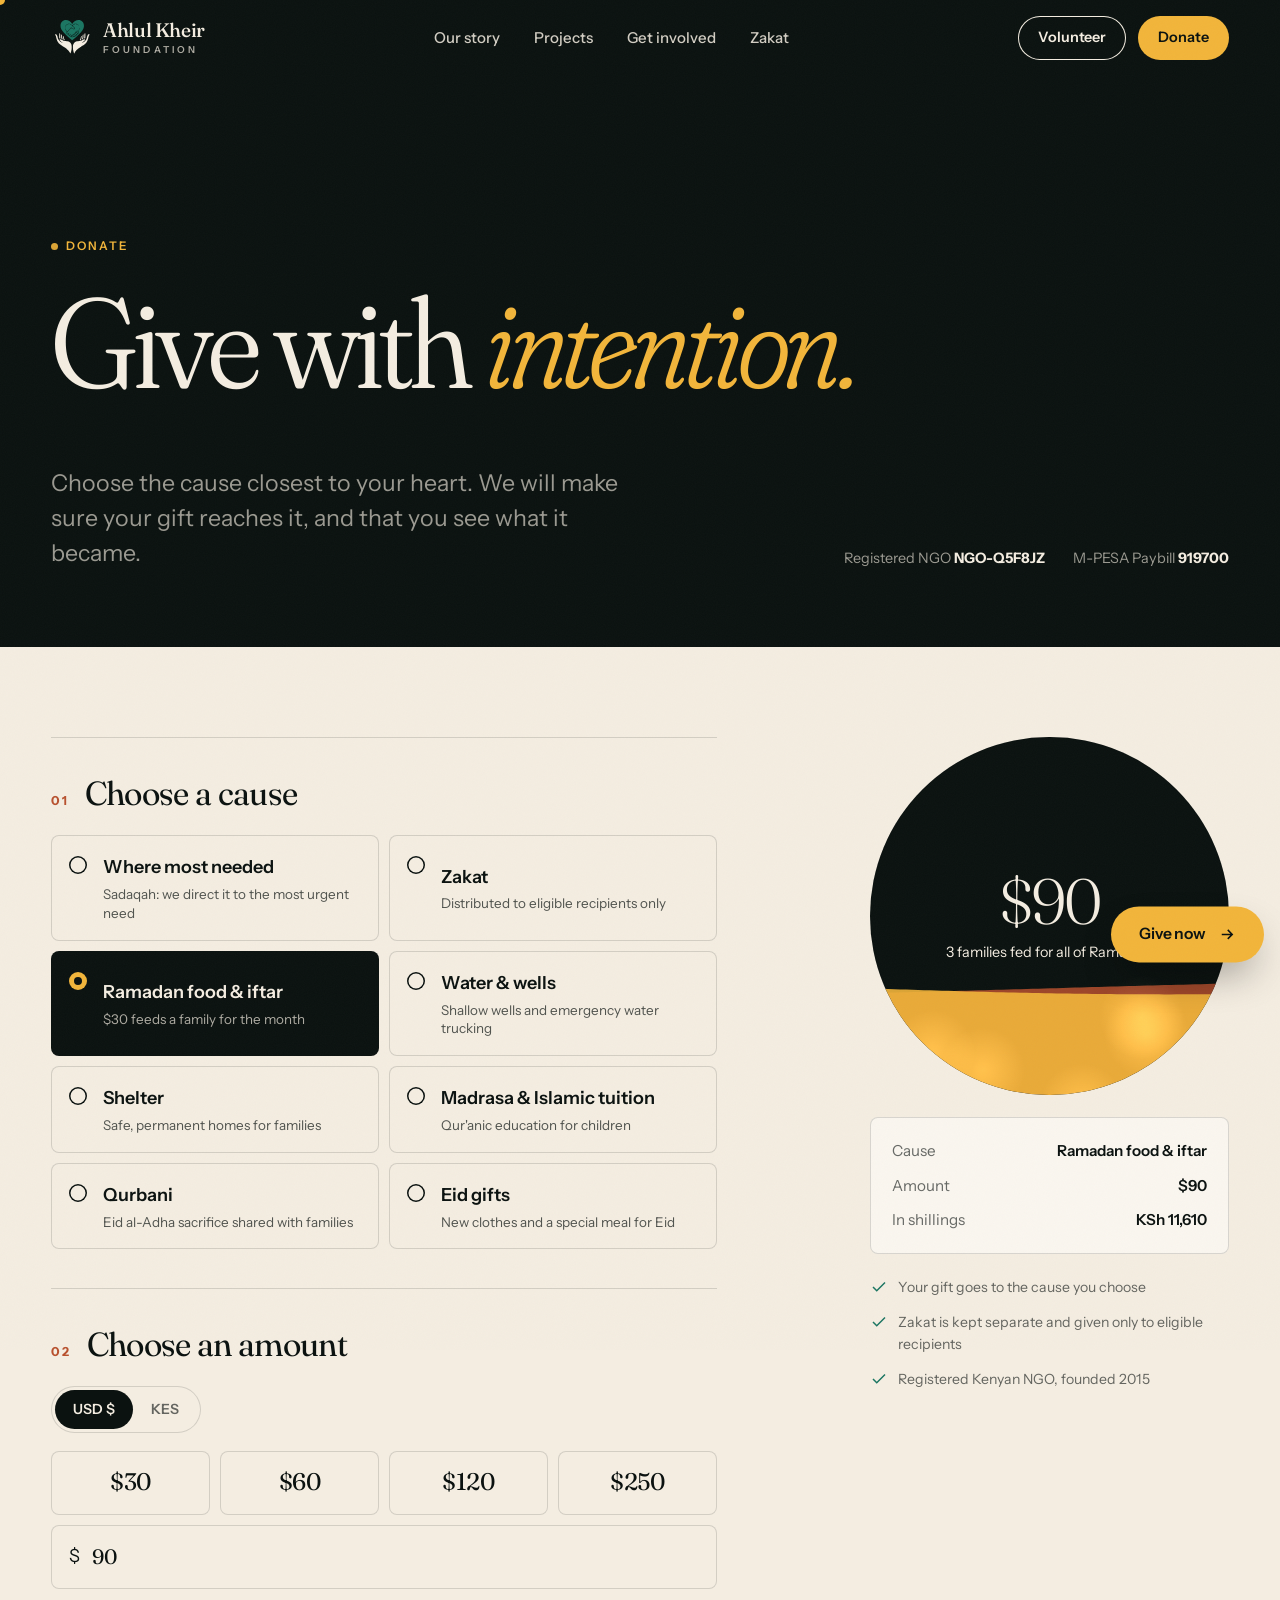
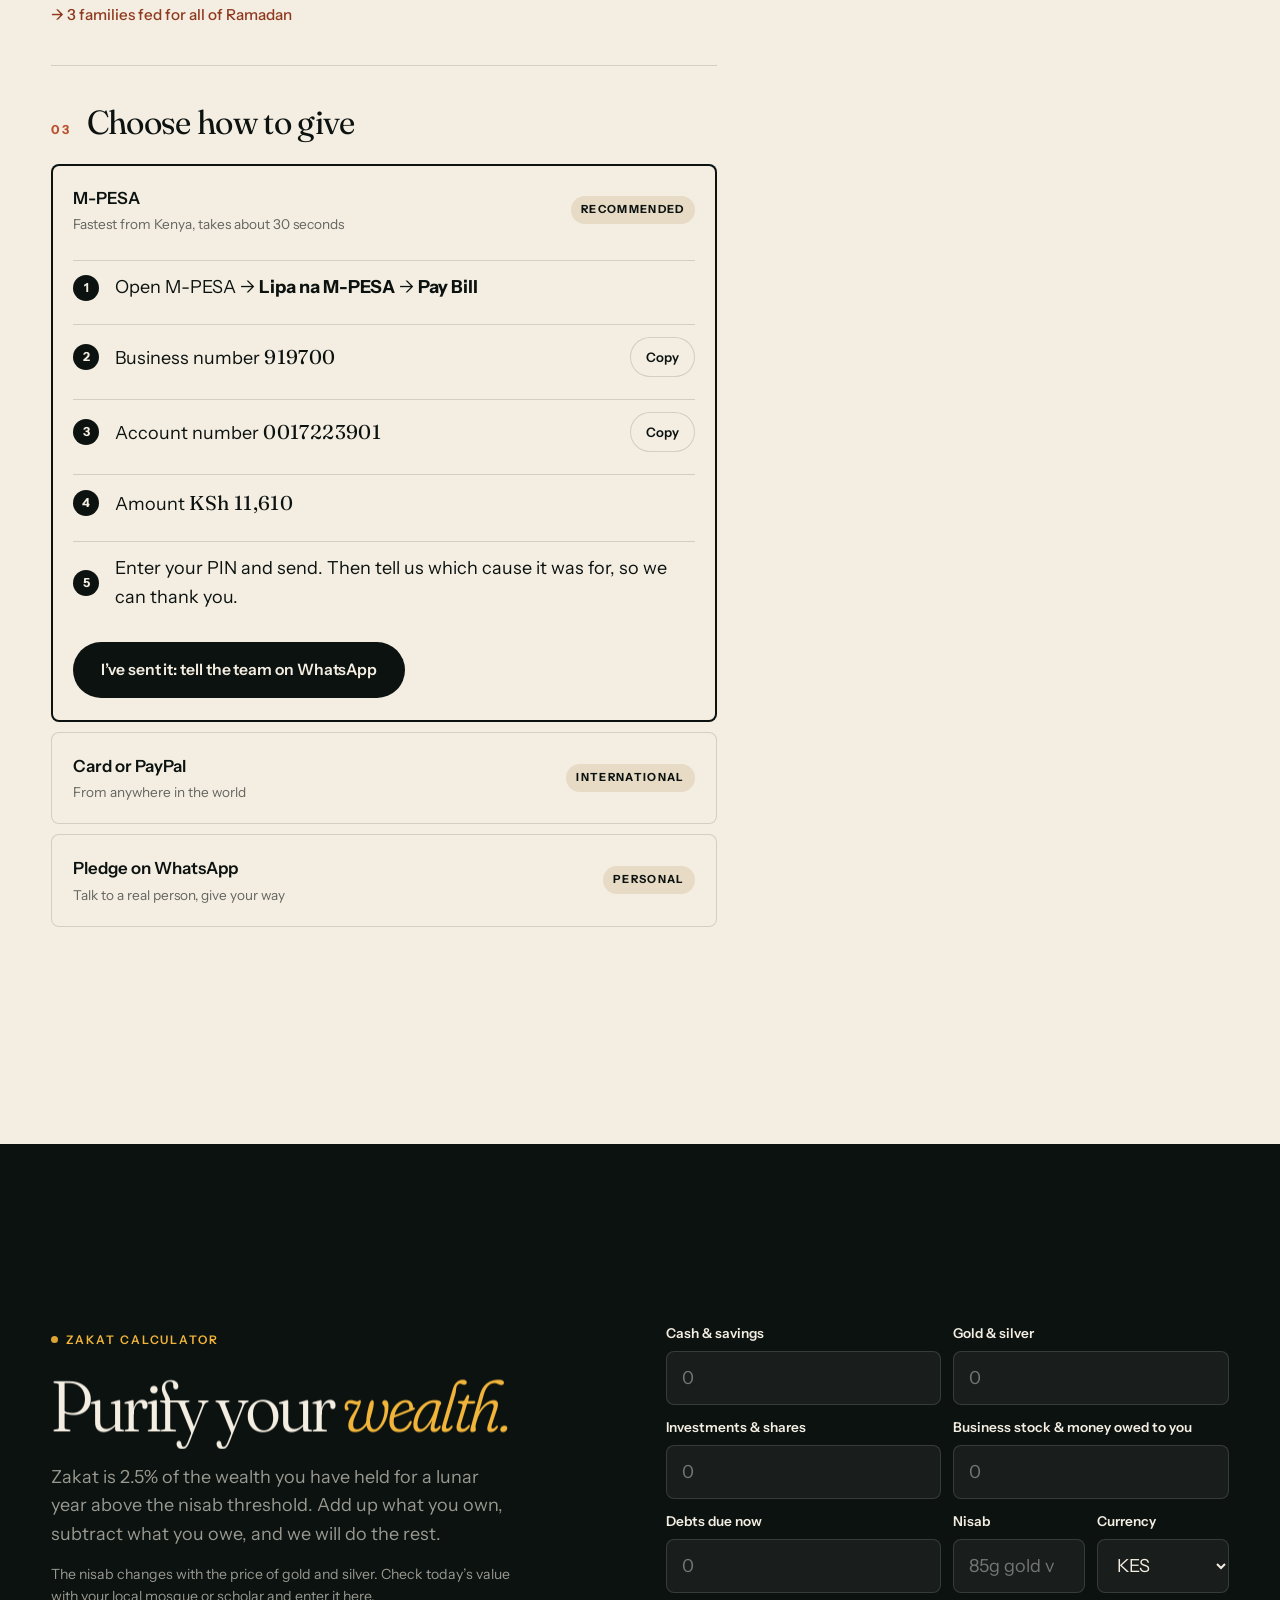
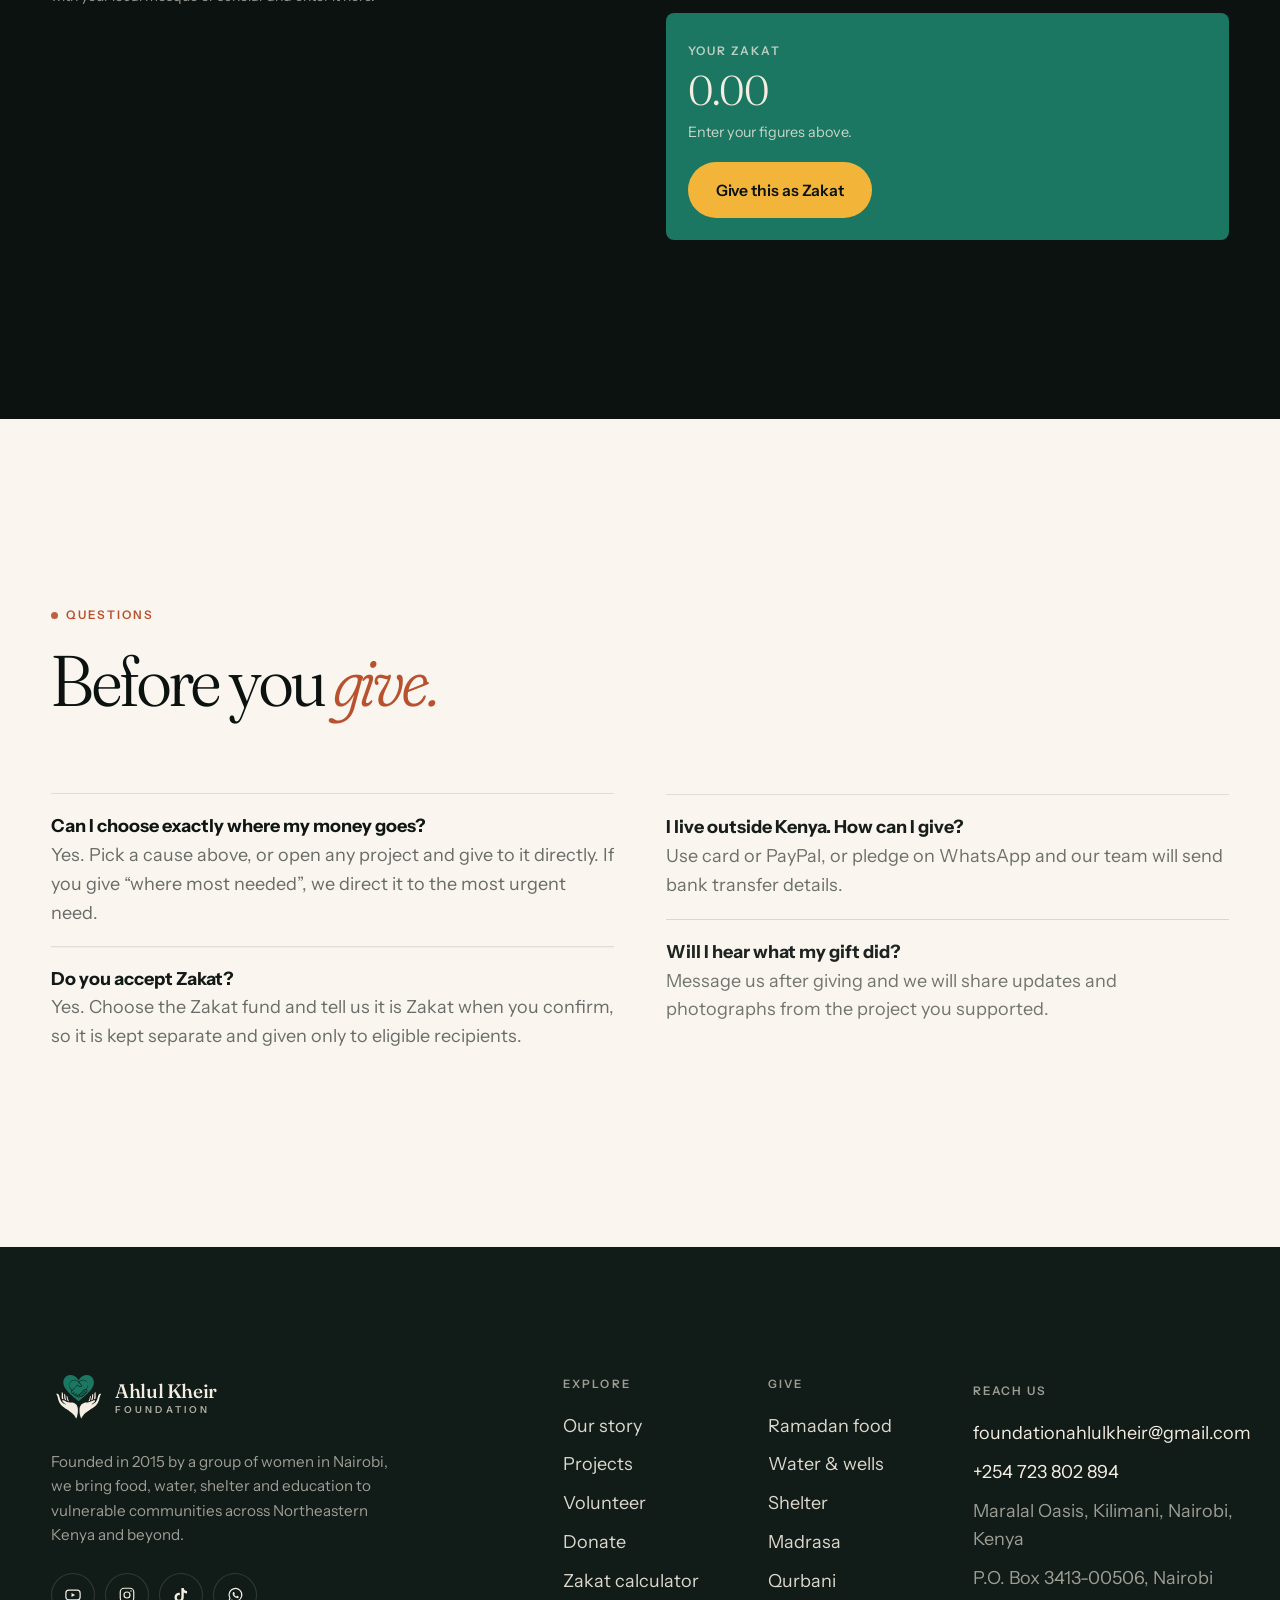
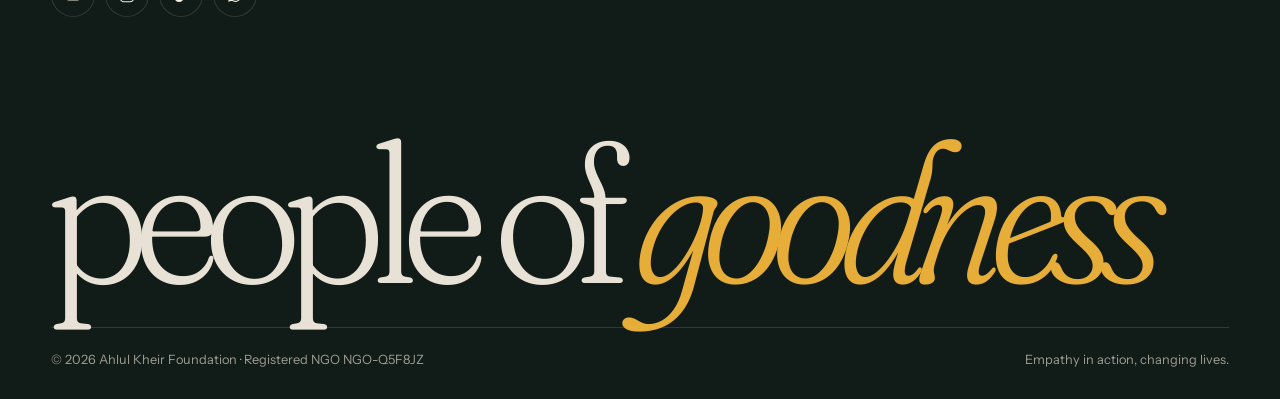
<file: donate.html>
<!doctype html>
<html lang="en">
<head>
<meta charset="utf-8">
<meta name="viewport" content="width=device-width, initial-scale=1">
<title>Donate | Ahlul Kheir Foundation</title>
<meta name="description" content="Give Sadaqah or Zakat, or fund Ramadan food, water, shelter, madrasa or qurbani. Donate by M-PESA (Paybill 919700) or online. $30 feeds a family for all of Ramadan.">
<meta name="theme-color" content="#0b1210">
<meta property="og:title" content="Donate | Ahlul Kheir Foundation">
<meta property="og:image" content="assets/img/r25-rows-lg.webp">
<link rel="icon" href="assets/img/mark.svg" type="image/svg+xml">
<link rel="preconnect" href="https://fonts.googleapis.com">
<link rel="preconnect" href="https://fonts.gstatic.com" crossorigin>
<link href="https://fonts.googleapis.com/css2?family=Aref+Ruqaa:wght@400;700&family=Fraunces:ital,opsz,wght,SOFT@0,9..144,300..700,0..100;1,9..144,300..700,0..100&family=Instrument+Sans:wght@400..700&display=swap" rel="stylesheet">
<link rel="stylesheet" href="assets/css/main.css">
<script src="assets/vendor/gsap.min.js" defer></script>
<script src="assets/vendor/ScrollTrigger.min.js" defer></script>
<script src="assets/vendor/lenis.min.js" defer></script>
<script type="module" src="assets/js/pages/donate.js"></script>
</head>
<body>
<!-- nav:start -->
<a class="skip-link" href="#main">Skip to content</a>
<svg width="0" height="0" style="position:absolute" aria-hidden="true" focusable="false"><defs><symbol id="mark" viewBox="-45 20 1454 1290"><path class="m-heart" fill="var(--mark-heart, #1b7662)" d="M682.0 187.4C630.8 84.2 536.8 40.0 455.7 40.0C331.9 40.0 255.0 128.4 255.0 253.7C255.0 408.5 425.8 555.9 682.0 777.0C938.2 555.9 1109.0 408.5 1109.0 253.7C1109.0 128.4 1032.1 40.0 908.3 40.0C827.2 40.0 733.2 84.2 682.0 187.4Z"/><path class="m-shake" fill="var(--mark-shake, #0b2a23)" fill-rule="evenodd" d="M 793.269 174.024 C 789.842 174.492, 784.217 175.628, 780.769 176.548 C 777.321 177.468, 768.827 179.242, 761.894 180.490 C 747.318 183.113, 739.318 186.350, 730 193.395 C 726.425 196.098, 721.250 199.223, 718.500 200.340 C 711.780 203.068, 710.505 204.003, 707.109 208.690 C 703.898 213.124, 692.145 221.811, 687.591 223.117 C 685.693 223.662, 682.217 223.401, 677.591 222.367 C 670.705 220.829, 670.268 220.544, 662.500 212.526 C 655.751 205.560, 653.139 203.635, 645.798 200.221 C 641.011 197.995, 635.586 195.024, 633.742 193.617 C 627.882 189.147, 620.983 186.697, 612.274 185.993 C 605.322 185.432, 603.231 184.813, 598.774 181.999 C 588.215 175.332, 587.290 175.080, 570.833 174.396 C 553.951 173.694, 540.873 175.257, 532.792 178.943 C 527.978 181.138, 511.986 185.989, 501.756 188.357 C 497.462 189.351, 492.919 191.327, 489.256 193.795 C 486.090 195.927, 480.618 199.195, 477.096 201.057 C 472.076 203.711, 469.962 205.584, 467.314 209.724 C 465.456 212.628, 461.588 216.857, 458.718 219.121 C 453.404 223.314, 447 231.273, 447 233.685 C 447 234.418, 444.486 237.752, 441.413 241.095 C 434.712 248.384, 433 252.128, 433 259.500 C 433 265.772, 431.039 271.303, 427.503 275 C 420.229 282.608, 417.816 294.364, 420.883 307.258 C 422.966 316.015, 422.966 316.015, 420.990 324.258 C 417.401 339.229, 418.929 360.433, 424.323 370.492 C 426.139 373.879, 427 376.997, 427 380.190 C 427 389.712, 432.326 401.230, 440.974 410.412 C 445.208 414.907, 449.973 420.815, 451.564 423.542 C 457.205 433.215, 465.803 445.542, 468.972 448.500 C 470.740 450.150, 473.328 453.750, 474.723 456.500 C 476.118 459.250, 478.828 463.246, 480.745 465.381 C 485.386 470.548, 484.947 474.104, 477.891 488.500 C 472.500 499.500, 472.500 499.500, 472.813 516.934 C 473.164 536.450, 473.434 537.400, 479.354 539.937 C 483.819 541.851, 488.142 546.702, 490.577 552.531 C 492.385 556.857, 496.692 559.599, 503.975 561.060 C 523.075 564.891, 522.575 564.681, 531.435 572.586 C 537.117 577.654, 541.684 582.955, 545.968 589.451 C 552.817 599.838, 555.101 601.498, 566.564 604.415 C 582.292 608.418, 592.139 615.413, 597.818 626.616 C 602.845 636.535, 604.495 637.597, 622 642.197 C 637.040 646.149, 648.570 652.472, 661.363 663.783 C 667.519 669.226, 672.364 670.953, 681.554 670.978 C 690.787 671.003, 695.206 668.900, 704.500 660.058 C 709.775 655.039, 721.483 650, 727.869 650 C 731.765 650, 746.360 653.400, 751.218 655.439 C 755.615 657.285, 768.124 657.528, 773.101 655.864 C 778.677 653.999, 786.671 647.375, 790.951 641.072 C 793.159 637.821, 796.436 634.132, 798.233 632.874 C 800.030 631.615, 804.228 627.989, 807.562 624.815 C 811.144 621.405, 815.422 618.409, 818.019 617.493 C 824.407 615.240, 831.648 610.303, 833.906 606.664 C 834.985 604.924, 837.464 601.958, 839.414 600.073 C 841.586 597.975, 843.957 594.039, 845.530 589.921 C 848.464 582.243, 854.401 576.033, 864.712 569.857 C 869.443 567.024, 871.906 564.580, 875.800 558.857 C 882.563 548.919, 898.845 534.700, 909.250 529.646 C 912.413 528.110, 915.008 526.548, 915.017 526.176 C 915.026 525.804, 917.660 522.220, 920.870 518.212 C 928.811 508.296, 931.468 498.187, 929.098 486.915 C 927.722 480.375, 918.456 466.064, 913.684 463.111 C 902.183 455.992, 900.881 443.825, 910.028 428.957 C 912.213 425.405, 914.952 419.642, 916.116 416.148 C 917.801 411.086, 918.914 409.393, 921.596 407.811 C 923.561 406.651, 926.480 403.261, 928.612 399.663 C 930.620 396.273, 934.019 390.932, 936.164 387.794 C 938.975 383.683, 940.654 379.630, 942.170 373.294 C 943.327 368.457, 945.787 358.941, 947.637 352.146 C 952.327 334.916, 951.942 326.855, 946.102 320.029 C 942.359 315.653, 941.065 317.177, 939.472 327.836 C 938.723 332.850, 936.954 340.159, 935.540 344.078 C 934.126 347.997, 932.490 355.546, 931.905 360.852 C 931.320 366.158, 930.629 372.379, 930.370 374.676 C 930.073 377.311, 928.774 380.262, 926.849 382.676 C 923.016 387.481, 919.463 394.447, 918.525 399 C 917.424 404.342, 915.660 406.428, 909.687 409.450 C 906.149 411.240, 902.020 414.667, 898.022 419.133 C 887.831 430.515, 883.118 431.821, 860.450 429.549 C 851.133 428.615, 850.909 428.695, 836.157 438.324 C 827.510 443.969, 826.340 445.143, 820.434 454.100 C 813.507 464.606, 810.292 467.805, 802.894 471.554 C 792.860 476.638, 780.929 491.317, 779.594 500.220 C 778.688 506.263, 770.091 514.473, 759.275 519.626 C 753.037 522.597, 751.602 523.799, 748.775 528.414 C 746.974 531.354, 743.126 537.077, 740.225 541.130 C 737.324 545.184, 733.606 550.434, 731.962 552.798 C 729.698 556.054, 727.376 557.812, 722.374 560.056 C 718.744 561.685, 713.533 565.033, 710.794 567.495 C 705.159 572.561, 702.293 573.540, 689.343 574.821 C 681.036 575.643, 679.668 576.088, 674.611 579.613 C 666.868 585.011, 652.527 598.313, 643.017 608.920 C 635.911 616.846, 634.505 617.944, 630.315 618.837 C 614.516 622.207, 597.515 603.150, 606.843 592.526 C 608.573 590.556, 610.932 587.044, 612.086 584.722 C 613.301 582.278, 619.411 575.437, 626.592 568.480 C 637.940 557.488, 639 556.154, 639 552.865 C 639 547.503, 635.604 543.630, 631.602 544.427 C 626.410 545.462, 615.609 553.384, 610.844 559.654 C 602.657 570.425, 582.775 582.372, 573 582.393 C 564.665 582.412, 552.117 576.761, 549.751 571.924 C 547.770 567.876, 550.018 557.876, 555.259 547.423 C 556.616 544.715, 558.286 540.774, 558.969 538.664 C 559.653 536.555, 561.429 533.405, 562.917 531.664 C 575.423 517.039, 579.604 507.645, 574.913 504.709 C 570.120 501.709, 561.603 507.632, 549.779 522.191 C 543.485 529.942, 518.695 540.932, 507.385 540.985 C 505.382 540.995, 502.170 539.573, 498.385 537.002 C 495.148 534.804, 492.007 533.004, 491.405 533.002 C 489.308 532.998, 487.277 529.458, 485.712 523.080 C 483.612 514.516, 485.400 509.616, 494.170 499.910 C 497.651 496.057, 503.875 489.195, 508 484.660 C 512.125 480.126, 518.425 472.160, 522 466.958 C 525.575 461.756, 530.404 455.437, 532.732 452.916 C 535.059 450.395, 538.048 445.895, 539.374 442.916 C 542.031 436.946, 543.586 435.327, 552.675 429.068 C 556.071 426.729, 560.935 422.162, 563.483 418.918 C 566.305 415.326, 570.304 411.743, 573.714 409.750 C 578.165 407.149, 580.395 404.842, 584.599 398.490 C 594.568 383.424, 601.296 374.798, 605.389 371.833 C 607.642 370.201, 610.731 366.865, 612.253 364.420 C 613.774 361.975, 617.555 358.068, 620.653 355.737 C 623.751 353.407, 627.955 350.045, 629.995 348.267 C 638.344 340.991, 646.035 339.377, 651.215 343.814 C 658.302 349.885, 670.185 355.771, 678.930 357.543 C 680.817 357.925, 685.542 360.672, 689.430 363.648 C 693.923 367.086, 698.505 369.629, 702 370.625 C 705.025 371.487, 709.150 373.255, 711.166 374.554 C 714.664 376.809, 715.739 376.929, 734.666 377.171 C 760.152 377.498, 762.622 376.716, 774.358 364.607 C 786.049 352.545, 788.520 346.915, 784.472 341.564 C 783.667 340.499, 781.834 335.774, 780.400 331.064 C 777.910 322.885, 777.449 322.167, 770.146 315.103 C 765.941 311.034, 760.250 306.246, 757.500 304.463 C 751.766 300.744, 749.321 298.232, 745.606 292.241 C 744.153 289.899, 736.142 281.349, 727.803 273.241 C 719.465 265.134, 711.165 257.024, 709.360 255.220 C 700.326 246.192, 704.218 231.583, 717.683 223.984 C 720.580 222.349, 726.269 217.637, 730.327 213.514 C 737.704 206.016, 737.704 206.016, 747.602 204.004 C 762.769 200.921, 770.442 198.309, 775.358 194.557 C 789.197 183.993, 795.085 183.954, 830 194.195 C 855.026 201.536, 859.463 203.196, 867 208.036 C 871.125 210.685, 877.200 213.625, 880.500 214.569 C 885.278 215.935, 887.648 217.408, 892.135 221.800 C 898.058 227.596, 908.893 233.987, 912.810 233.995 C 914.863 233.999, 915.086 233.589, 914.810 230.310 C 914.537 227.058, 913.748 226.080, 908.158 222.060 C 901.921 217.575, 901.051 216.492, 897.264 208.500 C 895.663 205.121, 894.128 203.879, 887.367 200.500 C 882.966 198.300, 876.471 194.610, 872.933 192.300 C 866.963 188.403, 862.740 186.671, 837 177.560 C 826.481 173.837, 806.484 172.220, 793.269 174.024 M 556.500 188.991 C 553.750 189.439, 548.350 191.029, 544.500 192.525 C 535.522 196.013, 528.313 197.973, 524.410 197.988 C 513.222 198.031, 489.342 208.293, 483.208 215.693 C 481.169 218.154, 477.601 221.290, 475.279 222.661 C 471.185 225.081, 461 235.307, 461 236.998 C 461 237.458, 458.997 238.600, 456.549 239.534 C 449.339 242.288, 447.670 245.354, 438.060 273.500 C 435.994 279.550, 433.306 286.452, 432.086 288.839 C 428.785 295.299, 424.806 315.538, 425.965 319.974 C 426.472 321.913, 427.380 330.025, 427.981 338 C 429.796 362.036, 430.618 365.767, 435.108 370.348 C 437.274 372.557, 439.877 376.734, 441.054 379.889 C 444.747 389.790, 451.799 400.467, 459.714 408.142 C 463.846 412.149, 469.389 418.593, 472.032 422.463 C 476.518 429.034, 493.014 445.381, 497.500 447.701 C 510.219 454.280, 526.381 447.153, 534.231 431.505 C 538.727 422.542, 543.495 416.463, 553.707 406.673 C 558.771 401.818, 563.217 396.892, 563.586 395.728 C 565.454 389.845, 570.353 383.855, 575.360 381.335 C 583.456 377.260, 594.551 366.767, 597.759 360.152 C 599.581 356.396, 601.797 353.635, 604.369 351.921 C 606.833 350.278, 609.103 347.520, 610.622 344.325 C 614.358 336.464, 639.211 316, 645.022 316 C 649.919 316, 680.752 336.761, 690.508 346.628 C 693.153 349.302, 695.635 350.176, 711.008 353.845 C 731.385 358.707, 732.841 358.784, 744.043 355.586 C 748.694 354.259, 755.200 352.635, 758.500 351.978 C 770.811 349.528, 774.160 346.106, 768.847 341.405 C 767.663 340.357, 765.049 336.975, 763.037 333.889 C 758.137 326.370, 746.448 313.568, 741.500 310.300 C 736.171 306.780, 726.505 298.252, 709.993 282.500 C 702.497 275.350, 693.506 267.250, 690.012 264.500 C 686.518 261.750, 679.551 255.450, 674.530 250.500 C 669.508 245.550, 664.073 240.339, 662.450 238.919 C 660.828 237.499, 657.972 234.415, 656.106 232.064 C 654.239 229.713, 650.189 226.180, 647.106 224.213 C 644.022 222.245, 639.635 218.566, 637.355 216.038 C 634.918 213.334, 631.005 210.459, 627.855 209.058 C 624.910 207.747, 618.690 204.888, 614.033 202.704 C 595.056 193.804, 567.409 187.214, 556.500 188.991 M 920.044 244.750 C 920.104 251.271, 922.936 258.922, 926.172 261.306 C 932.902 266.263, 934.288 257.745, 928.390 247.668 C 922.863 238.224, 919.974 237.214, 920.044 244.750 M 847.500 449.679 C 839.947 451.367, 834.914 453.292, 834.105 454.804 C 833.125 456.636, 837.946 473.285, 841.256 479.500 C 844.182 484.995, 857.099 496.685, 863.185 499.346 C 866.428 500.764, 871.619 504.390, 875.267 507.783 C 888.289 519.898, 898.632 519.437, 905.736 506.427 C 913.341 492.501, 912.164 487.537, 898.835 477.311 C 888.116 469.089, 879.497 461.657, 875.418 457.120 C 869.197 450.200, 858.238 447.279, 847.500 449.679 M 807.270 494.293 C 797.295 497.139, 794.825 508.518, 800.820 524 C 802.288 527.791, 805.892 530.629, 812.250 532.999 C 815.413 534.179, 818 535.498, 818 535.931 C 818 538.767, 826.811 546.178, 835.280 550.466 C 844.623 555.197, 844.623 555.197, 851.561 552.267 C 868.427 545.144, 868.884 530.045, 852.577 518.699 C 851.153 517.708, 849.135 515.233, 848.092 513.199 C 845.485 508.116, 843.104 506.207, 831.130 499.600 C 819.771 493.332, 814.638 492.190, 807.270 494.293 M 772.898 534.922 C 761.602 535.681, 759.342 537.704, 757.538 548.669 C 756.570 554.546, 761.949 566.490, 770.078 576.517 C 776.926 584.963, 778.584 586.266, 784.803 588.088 C 787.887 588.991, 790.237 590.699, 793.100 594.120 C 802.484 605.327, 818.748 599.718, 824.949 583.136 C 827.910 575.219, 826.693 572.814, 812.180 557.890 C 808.110 553.704, 803.875 548.852, 802.770 547.106 C 799.579 542.065, 788.159 533.966, 784.534 534.172 C 782.865 534.267, 777.629 534.605, 772.898 534.922 M 730.545 577.520 C 726.133 579.065, 712 592.811, 712 595.557 C 712 599.297, 738.474 624.944, 748.728 631.137 C 759.787 637.818, 762.289 638.136, 770.532 633.908 C 778.915 629.608, 781.109 627.213, 781.733 621.681 C 782.456 615.262, 780.583 610.819, 774.921 605.523 C 772.179 602.958, 768.809 599.158, 767.433 597.079 C 763.953 591.820, 755.865 585.471, 747 581.040 C 737.449 576.265, 735.388 575.824, 730.545 577.520 M 680.647 605.537 C 674.444 607.209, 671.597 609.918, 667.478 618.067 C 661.240 630.410, 661.786 635.394, 670.300 643.802 C 679.094 652.488, 687.848 652.937, 699.844 645.320 C 705.423 641.776, 708.453 628.072, 705.254 620.842 C 699.965 608.885, 690.368 602.916, 680.647 605.537 M 1064.054 612.750 C 1063.481 614.813, 1062.776 626.175, 1062.486 638 C 1062.196 649.825, 1061.748 662.763, 1061.492 666.750 C 1061.026 674, 1061.026 674, 1064.013 674 C 1067 674, 1067 674, 1067 641.500 C 1067 609.718, 1066.432 604.177, 1064.054 612.750 M 351.900 630.320 C 350.789 632.758, 352.197 668.777, 353.538 672.250 C 354.398 674.476, 368.448 674.880, 369.284 672.702 C 369.558 671.989, 368.698 668.051, 367.374 663.952 C 366.049 659.854, 364.069 651.365, 362.972 645.090 C 361.039 634.024, 360.247 631.883, 357.108 629.250 C 354.866 627.369, 353.077 627.737, 351.900 630.320 M 1008.063 636.163 C 1005.371 639.052, 1004.336 642.538, 1002.495 654.926 C 1001.535 661.384, 1000.167 666.611, 998.902 668.658 C 996.120 673.160, 997.031 674, 1004.695 674 C 1011.272 674, 1011.272 674, 1010.666 669.580 C 1010.305 666.945, 1010.622 663.210, 1011.452 660.330 C 1013.370 653.673, 1015.476 637.682, 1014.700 635.660 C 1013.809 633.338, 1010.458 633.592, 1008.063 636.163"/><path class="m-hands" fill="var(--mark-hands, currentColor)" fill-rule="evenodd" d="M 213.635 524.073 C 211.132 526.042, 211 526.604, 210.991 535.323 C 210.986 540.370, 210.519 553.050, 209.953 563.500 C 206.665 624.199, 208.490 684.600, 214.166 703 C 216.747 711.364, 223.926 715.183, 237.421 715.373 C 254.634 715.614, 260.065 707.089, 253.961 689.407 C 246.830 668.746, 244.917 651.068, 245.665 612.723 C 246.493 570.181, 244.385 552.872, 236.385 536.533 C 230.690 524.902, 220.014 519.055, 213.635 524.073 M 1141.424 524.883 C 1136.871 527.660, 1132.344 535.219, 1129.019 545.599 C 1124.610 559.364, 1124.129 564.374, 1123.559 602.500 C 1122.763 655.737, 1121.405 670.979, 1115.818 689.373 C 1109.975 708.611, 1116.068 718.210, 1133.119 716.626 C 1143.465 715.664, 1148.300 713.130, 1151.493 706.997 C 1153.648 702.858, 1157.785 683.260, 1159.093 671 C 1160.660 656.302, 1160.551 582.312, 1158.942 569 C 1158.310 563.775, 1157.857 553.985, 1157.934 547.245 C 1158.011 540.506, 1157.597 533.217, 1157.013 531.049 C 1155.039 523.718, 1147.940 520.910, 1141.424 524.883 M 68.500 561.106 C 56.921 562.807, 54.769 567.012, 60.623 576.500 C 65.753 584.817, 72.965 596.866, 76.275 602.650 C 77.802 605.318, 79.973 608.950, 81.100 610.721 C 82.228 612.493, 84.476 618.700, 86.096 624.515 C 87.715 630.331, 90.801 639.718, 92.953 645.376 C 95.982 653.342, 97.436 659.480, 99.397 672.581 C 100.990 683.229, 103.244 693.577, 105.478 700.500 C 107.430 706.550, 110.321 717.614, 111.903 725.086 C 113.579 733.007, 116.252 742.025, 118.314 746.713 C 120.259 751.137, 122.514 756.990, 123.325 759.722 C 125.924 768.474, 132.022 784.330, 134.970 790 C 136.543 793.025, 139.035 799.159, 140.508 803.631 C 142.289 809.038, 144.532 813.390, 147.201 816.621 C 149.410 819.293, 152.797 824.634, 154.728 828.490 C 156.660 832.345, 162.164 840.675, 166.960 847 C 171.755 853.325, 178.035 862.071, 180.914 866.436 C 183.793 870.801, 189.153 877.336, 192.824 880.959 C 196.496 884.582, 202.651 890.911, 206.502 895.023 C 215.386 904.510, 230.475 918.109, 236.956 922.471 C 239.703 924.319, 244.774 928.331, 248.225 931.385 C 256.299 938.530, 273.800 950.601, 301.188 967.915 C 308.510 972.543, 318.100 978.877, 322.500 981.989 C 326.900 985.102, 335 990.044, 340.500 992.972 C 352.212 999.208, 356.973 1002.324, 366.520 1009.999 C 370.381 1013.104, 376.681 1017.538, 380.520 1019.854 C 384.359 1022.171, 390.650 1026.312, 394.500 1029.057 C 404.376 1036.099, 410.753 1040.305, 416.273 1043.419 C 418.898 1044.899, 423.848 1048.700, 427.273 1051.865 C 430.698 1055.030, 435.750 1058.910, 438.500 1060.488 C 445.119 1064.285, 465.918 1079.468, 473.677 1086.167 C 488.307 1098.799, 496.729 1105.800, 500 1108.047 C 504.534 1111.163, 540.731 1147.279, 544.552 1152.500 C 546.163 1154.700, 551.385 1160.599, 556.157 1165.609 C 561.952 1171.694, 565.987 1177.009, 568.308 1181.619 C 570.220 1185.415, 573.665 1190.766, 575.964 1193.510 C 578.263 1196.255, 581.903 1201.959, 584.052 1206.187 C 586.201 1210.416, 590.006 1217.038, 592.507 1220.904 C 595.007 1224.770, 598.373 1230.874, 599.986 1234.468 C 603.388 1242.052, 611.684 1253.703, 614.298 1254.569 C 618.278 1255.888, 621.120 1250.873, 626.805 1232.500 C 632.246 1214.913, 635.159 1205.576, 641.540 1185.264 C 644.996 1174.267, 647.345 1164.675, 648.031 1158.764 C 649.630 1144.989, 650.873 1138.376, 653.529 1129.500 C 654.846 1125.100, 656.404 1116.550, 656.992 1110.500 C 657.580 1104.450, 658.479 1097.025, 658.990 1094 C 665.022 1058.283, 663.436 973.486, 656.364 953.662 C 655.548 951.373, 652.670 941.733, 649.969 932.239 C 644.546 913.176, 644.800 913.781, 637.479 902.500 C 634.623 898.100, 630.410 891.252, 628.117 887.281 C 624.387 880.823, 619.928 875.406, 606.401 860.897 C 597.028 850.843, 587.703 843.425, 579.178 839.241 C 574.405 836.898, 568.700 833.857, 566.500 832.483 C 564.300 831.108, 555.750 827.796, 547.500 825.122 C 539.250 822.448, 530.720 819.511, 528.544 818.595 C 523.016 816.268, 508.209 814.318, 482.500 812.530 C 453.226 810.494, 444.662 809.393, 431 805.908 C 424.675 804.295, 412.525 802.048, 404 800.915 C 383.326 798.167, 376.457 796.644, 366.702 792.645 C 362.191 790.795, 353.325 787.652, 347 785.660 C 338.902 783.110, 334.215 781.008, 331.155 778.556 C 327.325 775.485, 317.693 771, 314.929 771 C 313.195 771, 304.432 766.225, 303 764.500 C 301.546 762.748, 294.200 758.785, 290 757.486 C 288.625 757.061, 282.967 754.533, 277.427 751.869 C 256.853 741.976, 234.055 739.875, 227.284 747.248 C 222.613 752.334, 223.225 762.722, 228.723 771.704 C 230.675 774.892, 234.060 780.650, 236.246 784.500 C 240.192 791.448, 251.070 803.048, 259.622 809.426 C 270.042 817.197, 274.690 820.981, 281.610 827.325 C 286.323 831.646, 291.467 835.244, 295.631 837.132 C 299.248 838.772, 304.411 842.176, 307.105 844.695 C 309.799 847.215, 314.216 850.302, 316.922 851.555 C 322.310 854.052, 324.481 856.949, 323.598 860.467 C 322.126 866.329, 312.202 865.699, 301 859.031 C 297.425 856.903, 291.192 854.193, 287.149 853.009 C 281.882 851.466, 278.622 849.784, 275.649 847.077 C 273.367 844.999, 267.788 841.381, 263.250 839.038 C 258.595 836.634, 251.842 831.944, 247.750 828.273 C 243.763 824.696, 237.575 819.591, 234 816.930 C 225.524 810.619, 206.623 790.196, 199.284 779.416 C 184.051 757.042, 180.265 750.542, 177.490 742 C 176.508 738.975, 173.782 732.900, 171.433 728.500 C 161.768 710.397, 153.208 682, 147.921 650.500 C 146.694 643.193, 144.660 635.091, 143.277 632 C 141.922 628.975, 139.365 622.175, 137.593 616.890 C 135.693 611.222, 132.301 604.043, 129.323 599.390 C 126.546 595.050, 123.280 589.543, 122.066 587.151 C 115.542 574.299, 99.485 563.086, 85.371 561.525 C 82.142 561.168, 78.375 560.729, 77 560.550 C 75.625 560.372, 71.800 560.622, 68.500 561.106 M 1277.525 562.007 C 1264.212 564.392, 1247.423 581.794, 1238.650 602.300 C 1236.721 606.810, 1233.318 614.652, 1231.088 619.726 C 1226.853 629.365, 1225.465 634.356, 1222.018 652.349 C 1220.875 658.317, 1218.421 667.092, 1216.565 671.849 C 1214.709 676.607, 1211.979 685.675, 1210.498 692 C 1209.017 698.325, 1206.910 705.975, 1205.816 709 C 1194.400 740.575, 1194.951 739.319, 1188.336 748.848 C 1185.913 752.340, 1182.579 757.872, 1180.929 761.141 C 1173.848 775.168, 1156.902 797.386, 1146.500 806.280 C 1142.650 809.572, 1137.525 814.487, 1135.112 817.202 C 1132.698 819.918, 1128.351 823.478, 1125.452 825.114 C 1122.552 826.750, 1118.145 829.880, 1115.659 832.069 C 1113.172 834.258, 1108.674 837.139, 1105.663 838.470 C 1102.653 839.802, 1097.939 842.889, 1095.189 845.332 C 1091.534 848.578, 1088.027 850.493, 1082.153 852.449 C 1077.734 853.921, 1072.404 856.491, 1070.309 858.160 C 1064.498 862.790, 1061.099 864.230, 1055.790 864.310 C 1045.831 864.460, 1044.183 857.691, 1052.758 851.862 C 1055.366 850.089, 1059.664 846.715, 1062.308 844.364 C 1064.953 842.013, 1069.903 838.761, 1073.308 837.138 C 1076.714 835.514, 1081.300 832.307, 1083.500 830.012 C 1085.700 827.717, 1090.425 824.118, 1094 822.014 C 1100.500 818.190, 1107.984 811.510, 1112.706 805.319 C 1114.085 803.511, 1116.779 801.064, 1118.692 799.882 C 1128.962 793.534, 1143.974 769.566, 1144.786 758.218 C 1145.672 745.845, 1133.617 740.652, 1111.321 743.802 C 1103.791 744.866, 1077.767 757, 1066.727 764.594 C 1064.079 766.415, 1057.995 769.087, 1053.206 770.531 C 1048.418 771.975, 1042.925 774.402, 1041 775.924 C 1036.943 779.131, 1031.672 781.996, 1029.800 782.010 C 1029.085 782.015, 1026.025 783.196, 1023 784.633 C 1019.975 786.071, 1013.450 788.494, 1008.500 790.018 C 1003.550 791.542, 996.350 793.933, 992.500 795.331 C 988.607 796.745, 979.951 798.601, 973 799.512 C 959.312 801.306, 953.524 802.465, 938.562 806.410 C 927.375 809.360, 918.535 810.317, 882 812.537 C 860.857 813.821, 855.218 814.491, 849 816.456 C 844.875 817.759, 838.125 819.607, 834 820.561 C 815.653 824.805, 789.843 837.234, 776 848.491 C 753.137 867.084, 730.985 897.023, 723.965 918.820 C 722.314 923.946, 719.899 930.246, 718.598 932.820 C 714.841 940.254, 711.288 952.743, 710.153 962.500 C 706.272 995.863, 706.194 1050.498, 709.959 1098.434 C 712.340 1128.751, 712.654 1130.599, 717.582 1143.209 C 720.058 1149.546, 721.683 1156.151, 722.991 1165.194 C 724.382 1174.809, 726.279 1182.267, 730.398 1194.310 C 733.444 1203.214, 737.031 1215.675, 738.369 1222 C 742.344 1240.784, 749.226 1254, 755.034 1254 C 758.354 1254, 764.341 1244.466, 772.029 1226.935 C 775.694 1218.576, 778.186 1214.439, 781.957 1210.452 C 784.975 1207.261, 788.328 1202.197, 790.326 1197.814 C 793.971 1189.817, 803.931 1175.247, 808.998 1170.500 C 810.759 1168.850, 813.591 1165.475, 815.292 1163 C 826.236 1147.077, 873.152 1101.230, 890.945 1089.071 C 892.900 1087.734, 897.969 1083.434, 902.208 1079.514 C 906.448 1075.594, 912.648 1070.837, 915.988 1068.943 C 928.452 1061.875, 936.854 1056.317, 941.801 1051.868 C 944.604 1049.349, 953.480 1042.883, 961.527 1037.499 C 969.573 1032.116, 978.006 1026.166, 980.267 1024.277 C 982.528 1022.388, 986.431 1019.775, 988.939 1018.471 C 991.448 1017.166, 997.550 1013.127, 1002.500 1009.495 C 1014.570 1000.637, 1018.686 997.969, 1038 986.483 C 1047.075 981.086, 1058.100 974.108, 1062.500 970.977 C 1066.900 967.846, 1074.100 963.351, 1078.500 960.988 C 1082.900 958.626, 1088.300 955.274, 1090.500 953.541 C 1092.700 951.807, 1098.325 947.719, 1103 944.455 C 1107.675 941.192, 1116 934.891, 1121.500 930.454 C 1127 926.017, 1133.750 920.898, 1136.500 919.078 C 1139.250 917.259, 1148.025 909.172, 1156 901.107 C 1163.975 893.043, 1172.159 885.223, 1174.188 883.729 C 1176.216 882.236, 1179.265 878.407, 1180.963 875.220 C 1182.662 872.034, 1186.570 866.539, 1189.647 863.010 C 1192.725 859.481, 1198.848 851.173, 1203.253 844.547 C 1207.658 837.921, 1212.314 831.245, 1213.599 829.711 C 1214.885 828.177, 1216.956 824.577, 1218.203 821.711 C 1219.449 818.845, 1224.218 809.075, 1228.801 800 C 1238.243 781.303, 1244.273 767.597, 1245.958 761 C 1246.591 758.525, 1249.098 750.425, 1251.531 743 C 1253.963 735.575, 1257.532 721.502, 1259.462 711.728 C 1261.393 701.953, 1263.606 692.728, 1264.381 691.228 C 1266.306 687.502, 1267.984 681.021, 1269.487 671.500 C 1271.250 660.338, 1278.634 635.498, 1281.972 629.500 C 1283.502 626.750, 1285.923 620.356, 1287.352 615.292 C 1290.787 603.118, 1292.879 598.936, 1299.952 590.107 C 1317.238 568.526, 1315.650 561.928, 1293.037 561.374 C 1287.242 561.232, 1280.261 561.517, 1277.525 562.007 M 282.725 567.752 C 278.367 572.567, 277.812 588.903, 280.031 647 C 281.213 677.950, 282.229 686.947, 285.622 696.500 C 286.989 700.350, 289.445 708.156, 291.078 713.846 C 295.925 730.731, 298.200 733.516, 313.398 741.177 C 324.931 746.991, 331.108 747.820, 334.223 743.973 C 335.200 742.766, 336 741.074, 336 740.213 C 336 737.829, 329.147 717.460, 325.499 709 C 318.472 692.706, 314.001 671.820, 314 655.286 C 314 646.328, 312.789 632.643, 310.479 615.500 C 309.664 609.450, 308.740 602.325, 308.425 599.666 C 307.599 592.694, 299.676 577.782, 293.360 571.312 C 287.900 565.721, 285.339 564.863, 282.725 567.752 M 1077.384 570.890 C 1064.624 576.757, 1059.578 595.424, 1057.082 646 C 1056.084 666.214, 1054.341 676.510, 1049.972 688 C 1048.403 692.125, 1046.831 697.300, 1046.477 699.500 C 1045.460 705.842, 1040.071 721.818, 1036.208 729.950 C 1028.090 747.035, 1032.228 754.915, 1044.853 746.413 C 1047.783 744.440, 1053.852 741.126, 1058.340 739.048 C 1072.403 732.537, 1076.634 726.722, 1079.475 710 C 1080.363 704.775, 1082.198 696.286, 1083.552 691.135 C 1084.906 685.984, 1086.487 677.434, 1087.064 672.135 C 1087.642 666.836, 1088.764 657.550, 1089.559 651.500 C 1091.267 638.499, 1091.757 579.020, 1090.189 574.959 C 1088.129 569.620, 1083.408 568.120, 1077.384 570.890 M 347.923 623.923 C 344.657 627.189, 344.097 632.435, 346.102 641 C 346.681 643.475, 347.523 650.900, 347.972 657.500 C 349.177 675.219, 351.755 690.233, 355.527 701.500 C 357.369 707, 360.288 718.649, 362.014 727.387 C 365.858 746.841, 365.440 745.747, 373.505 757.396 C 380.482 767.472, 382.174 769.037, 391 773.566 C 397.388 776.844, 407.360 777.599, 410.450 775.039 C 413.568 772.456, 412.073 765.479, 406.730 757.675 C 404.198 753.978, 400.706 747.269, 398.970 742.765 C 397.233 738.261, 394.217 731.409, 392.267 727.538 C 386.009 715.113, 383.889 707.918, 380.468 687.500 C 378.625 676.500, 376.175 664.800, 375.024 661.500 C 373.873 658.200, 371.768 651.225, 370.348 646 C 364.495 624.480, 355.864 615.982, 347.923 623.923 M 1010.500 623.496 C 1008.300 624.307, 1006.399 624.977, 1006.276 624.985 C 1005.296 625.051, 1002.029 633.715, 998.729 645 C 992.062 667.803, 990.321 674.993, 988.072 689 C 986.880 696.425, 985.416 705.364, 984.818 708.864 C 984.163 712.699, 981.757 719.257, 978.766 725.364 C 976.036 730.939, 973 738.067, 972.020 741.203 C 971.040 744.340, 968.569 749.182, 966.527 751.963 C 963.009 756.755, 956 771.919, 956 774.737 C 956 776.770, 961.049 778.214, 965.717 777.517 C 970.671 776.777, 990.709 767.157, 993.262 764.292 C 994.232 763.205, 996.398 758.532, 998.077 753.908 C 999.756 749.283, 1002.464 743.120, 1004.095 740.211 C 1007.457 734.216, 1011 718.826, 1011 710.219 C 1011 706.051, 1011.767 703.085, 1014.061 698.375 C 1016.799 692.755, 1017.263 690.405, 1018.460 676.113 C 1019.197 667.325, 1020.054 659.722, 1020.366 659.218 C 1020.677 658.713, 1021.646 652.946, 1022.517 646.400 C 1025.500 624.013, 1025.451 625.312, 1023.359 624.192 C 1019.790 622.282, 1014.563 621.999, 1010.500 623.496"/></symbol></defs></svg>
<header class="nav">
  <div class="container nav__inner">
    <a class="brand" href="index.html" aria-label="Ahlul Kheir Foundation, home">
      <svg class="brand__mark" viewBox="-45 20 1454 1290" aria-hidden="true"><use href="#mark"/></svg>
      <span class="brand__word"><b>Ahlul Kheir</b><small>Foundation</small></span>
    </a>
    <nav class="nav__links" aria-label="Primary">
      <a href="about.html">Our story</a>
      <a href="projects.html">Projects</a>
      <a href="get-involved.html">Get involved</a>
      <a href="donate.html#zakat">Zakat</a>
    </nav>
    <div class="nav__cta">
      <a class="btn btn--ghost btn--sm" href="get-involved.html#volunteer">Volunteer</a>
      <a class="btn btn--saffron btn--sm" href="donate.html" data-magnetic>Donate</a>
      <button class="burger" aria-label="Open menu" aria-expanded="false"><span></span><span></span></button>
    </div>
  </div>
</header>
<div class="menu" aria-label="Menu">
  <ul class="menu__links">
    <li><a href="index.html">Home</a></li>
    <li><a href="about.html">Our <em>story</em></a></li>
    <li><a href="projects.html">Projects</a></li>
    <li><a href="get-involved.html">Get <em>involved</em></a></li>
    <li><a href="donate.html">Donate</a></li>
  </ul>
  <div class="menu__foot">
    <a href="tel:+254723802894" data-site="contact.phone">+254 723 802 894</a>
    <a href="mailto:foundationahlulkheir@gmail.com" data-site="contact.email">foundationahlulkheir@gmail.com</a>
    <span>M-PESA Paybill <b data-site="donate.mpesaPaybill">919700</b></span>
  </div>
</div>
<a class="btn btn--saffron give-fab" href="donate.html" aria-label="Donate now">Give now <svg class="arrow" viewBox="0 0 24 24" fill="none" stroke="currentColor" stroke-width="2"><path d="M5 12h14M13 6l6 6-6 6"/></svg></a>
<!-- nav:end -->

<main id="main">
  <section class="page-hero" style="padding-bottom:clamp(48px,6vw,80px)">
    <div class="container">
      <span class="label" style="color:var(--saffron)" data-hero-fade>Donate</span>
      <h1 class="display page-hero__title" data-hero-split>Give with <em>intention.</em></h1>
      <div class="page-hero__row">
        <p class="lead" data-hero-fade>Choose the cause closest to your heart. We will make sure your gift reaches it, and that you see what it became.</p>
        <div data-hero-fade style="display:flex;gap:28px;flex-wrap:wrap;color:var(--muted-dark);font-size:.9rem">
          <span>Registered NGO <b style="color:var(--bone)" data-site="registration">NGO-Q5F8JZ</b></span>
          <span>M-PESA Paybill <b style="color:var(--bone)" data-site="donate.mpesaPaybill">919700</b></span>
        </div>
      </div>
    </div>
  </section>

  <section class="section on-light" data-nav="light" style="padding-top:clamp(56px,7vw,100px)">
    <div class="container donate-wrap">
      <form class="donate-form" data-donate onsubmit="return false">
        <div class="step">
          <div class="step__head"><span class="step__n">01</span><h2 class="h3">Choose a cause</h2></div>
          <div class="funds" role="radiogroup" aria-label="Cause" data-funds></div>
        </div>

        <div class="step">
          <div class="step__head"><span class="step__n">02</span><h2 class="h3">Choose an amount</h2></div>
          <div style="display:flex;gap:12px;flex-wrap:wrap;align-items:center">
            <div class="freq" role="group" aria-label="Currency" data-curs>
              <button type="button" aria-pressed="true" data-c="USD">USD $</button>
              <button type="button" aria-pressed="false" data-c="KES">KES</button>
            </div>
          </div>
          <div class="amounts" data-amounts></div>
          <label class="amt-custom" style="margin-top:10px"><span data-cur-sym>$</span><input type="number" min="1" step="1" inputmode="numeric" placeholder="Other amount" aria-label="Other amount" data-custom></label>
          <p class="amt-impact" data-impact aria-live="polite"></p>
        </div>

        <div class="step">
          <div class="step__head"><span class="step__n">03</span><h2 class="h3">Choose how to give</h2></div>
          <div class="methods" data-methods>
            <div class="method is-open" data-method="mpesa">
              <button type="button" class="method__head"><span><b>M-PESA</b><small>Fastest from Kenya, takes about 30 seconds</small></span><span class="method__tag">Recommended</span></button>
              <div class="method__body">
                <ol class="mpesa-steps">
                  <li><span>Open M-PESA → <b>Lipa na M-PESA</b> → <b>Pay Bill</b></span><span></span></li>
                  <li><span>Business number <code data-site="donate.mpesaPaybill">919700</code></span><button type="button" class="copy-btn" data-copy="919700" data-copy-site="donate.mpesaPaybill">Copy</button></li>
                  <li><span>Account number <code data-site="donate.mpesaAccount">0017223901</code></span><button type="button" class="copy-btn" data-copy="0017223901" data-copy-site="donate.mpesaAccount">Copy</button></li>
                  <li><span>Amount <code data-mpesa-amount>KSh 3,900</code></span><span></span></li>
                  <li><span>Enter your PIN and send. Then tell us which cause it was for, so we can thank you.</span><span></span></li>
                </ol>
                <a class="btn btn--ink" style="margin-top:18px" data-wa-confirm target="_blank" rel="noopener">I’ve sent it: tell the team on WhatsApp</a>
              </div>
            </div>
            <div class="method" data-method="card">
              <button type="button" class="method__head"><span><b>Card or PayPal</b><small>From anywhere in the world</small></span><span class="method__tag">International</span></button>
              <div class="method__body">
                <p class="muted" data-paypal-note>Pay securely with any debit or credit card through PayPal. You don’t need a PayPal account.</p>
                <a class="btn btn--saffron" style="margin-top:16px" data-paypal target="_blank" rel="noopener">Continue to secure checkout</a>
              </div>
            </div>
            <div class="method" data-method="pledge">
              <button type="button" class="method__head"><span><b>Pledge on WhatsApp</b><small>Talk to a real person, give your way</small></span><span class="method__tag">Personal</span></button>
              <div class="method__body">
                <p class="muted">Send us your pledge and our team will reply with bank details, or help you set up a recurring gift or a fundraiser at your mosque or workplace.</p>
                <a class="btn btn--ink" style="margin-top:16px" data-wa-pledge target="_blank" rel="noopener">Send my pledge</a>
              </div>
            </div>
          </div>
        </div>
      </form>

      <aside class="donate-side">
        <div class="vessel"><canvas data-vessel></canvas>
          <div class="vessel__label"><b data-v-amount>$90</b><span data-v-impact>3 families fed for all of Ramadan</span></div>
        </div>
        <div class="summary">
          <dl>
            <dt>Cause</dt><dd data-s-fund>Ramadan food</dd>
            <dt>Amount</dt><dd data-s-amount>$90</dd>
            <dt>In shillings</dt><dd data-s-kes>KSh 11,610</dd>
          </dl>
        </div>
        <ul class="trust">
          <li><svg viewBox="0 0 24 24" fill="none" stroke="currentColor" stroke-width="2"><path d="M20 6L9 17l-5-5"/></svg>Your gift goes to the cause you choose</li>
          <li><svg viewBox="0 0 24 24" fill="none" stroke="currentColor" stroke-width="2"><path d="M20 6L9 17l-5-5"/></svg>Zakat is kept separate and given only to eligible recipients</li>
          <li><svg viewBox="0 0 24 24" fill="none" stroke="currentColor" stroke-width="2"><path d="M20 6L9 17l-5-5"/></svg>Registered Kenyan NGO, founded 2015</li>
        </ul>
      </aside>
    </div>
  </section>

  <section class="section" id="zakat">
    <div class="container zakat">
      <div class="zakat__copy">
        <span class="label" style="color:var(--saffron)">Zakat calculator</span>
        <h2 class="h2" style="margin-top:18px" data-split>Purify your <em>wealth.</em></h2>
        <p class="muted" style="margin-top:22px" data-reveal>Zakat is 2.5% of the wealth you have held for a lunar year above the nisab threshold. Add up what you own, subtract what you owe, and we will do the rest.</p>
        <p class="muted" style="margin-top:14px;font-size:.88rem" data-reveal>The nisab changes with the price of gold and silver. Check today’s value with your local mosque or scholar and enter it here.</p>
      </div>
      <form class="zakat__form" data-zakat onsubmit="return false">
        <div class="grid-12" style="gap:12px">
          <div class="field" style="grid-column:span 6"><label for="z-cash">Cash &amp; savings</label><input id="z-cash" type="number" min="0" inputmode="decimal" placeholder="0"></div>
          <div class="field" style="grid-column:span 6"><label for="z-gold">Gold &amp; silver</label><input id="z-gold" type="number" min="0" inputmode="decimal" placeholder="0"></div>
          <div class="field" style="grid-column:span 6"><label for="z-inv">Investments &amp; shares</label><input id="z-inv" type="number" min="0" inputmode="decimal" placeholder="0"></div>
          <div class="field" style="grid-column:span 6"><label for="z-biz">Business stock &amp; money owed to you</label><input id="z-biz" type="number" min="0" inputmode="decimal" placeholder="0"></div>
          <div class="field" style="grid-column:span 6"><label for="z-debt">Debts due now</label><input id="z-debt" type="number" min="0" inputmode="decimal" placeholder="0"></div>
          <div class="field" style="grid-column:span 3"><label for="z-nisab">Nisab</label><input id="z-nisab" type="number" min="0" inputmode="decimal" placeholder="85g gold value"></div>
          <div class="field" style="grid-column:span 3"><label for="z-cur">Currency</label><select id="z-cur"><option value="KES">KES</option><option value="USD">USD</option></select></div>
        </div>
        <div class="zakat__result" aria-live="polite">
          <span class="label label--plain" style="color:rgba(244,237,225,.75)" data-z-label>Your Zakat</span>
          <b data-z-out>0.00</b>
          <p style="margin-top:10px;font-size:.9rem;color:rgba(244,237,225,.8)" data-z-note>Enter your figures above.</p>
          <a class="btn btn--saffron" style="margin-top:18px" href="#" data-z-give hidden>Give this as Zakat</a>
        </div>
      </form>
    </div>
  </section>

  <section class="section on-paper" data-nav="light">
    <div class="container">
      <div class="section-head"><div><span class="label" style="color:var(--clay)">Questions</span><h2 class="h2">Before you <em>give.</em></h2></div></div>
      <ul class="objectives faq" data-stagger>
        <li style="padding-left:0"><b>Can I choose exactly where my money goes?</b><br><span class="muted">Yes. Pick a cause above, or open any project and give to it directly. If you give “where most needed”, we direct it to the most urgent need.</span></li>
        <li style="padding-left:0"><b>Do you accept Zakat?</b><br><span class="muted">Yes. Choose the Zakat fund and tell us it is Zakat when you confirm, so it is kept separate and given only to eligible recipients.</span></li>
        <li style="padding-left:0"><b>I live outside Kenya. How can I give?</b><br><span class="muted">Use card or PayPal, or pledge on WhatsApp and our team will send bank transfer details.</span></li>
        <li style="padding-left:0"><b>Will I hear what my gift did?</b><br><span class="muted">Message us after giving and we will share updates and photographs from the project you supported.</span></li>
      </ul>
    </div>
  </section>
</main>

<!-- footer:start -->
<footer class="footer">
  <div class="container">
    <div class="footer__top">
      <div class="footer__brand">
        <a class="brand" href="index.html" aria-label="Ahlul Kheir Foundation, home">
          <svg class="brand__mark" viewBox="-45 20 1454 1290" aria-hidden="true" style="width:52px"><use href="#mark"/></svg>
          <span class="brand__word"><b>Ahlul Kheir</b><small>Foundation</small></span>
        </a>
        <p>Founded in 2015 by a group of women in Nairobi, we bring food, water, shelter and education to vulnerable communities across Northeastern Kenya and beyond.</p>
        <div class="socials">
          <a href="http://www.youtube.com/@AHLULKHEIRFOUNDATION-q3w" target="_blank" rel="noopener" aria-label="YouTube" data-site="social.youtube" data-site-attr="href"><svg viewBox="0 0 24 24" fill="none" stroke="currentColor" stroke-width="1.6"><rect x="2.5" y="5.5" width="19" height="13" rx="4"/><path d="M10 9.2v5.6l4.8-2.8z" fill="currentColor" stroke="none"/></svg></a>
          <a href="https://www.instagram.com/ahlulkheir__" target="_blank" rel="noopener" aria-label="Instagram" data-site="social.instagram" data-site-attr="href"><svg viewBox="0 0 24 24" fill="none" stroke="currentColor" stroke-width="1.6"><rect x="3" y="3" width="18" height="18" rx="5"/><circle cx="12" cy="12" r="4"/><circle cx="17.3" cy="6.7" r="1" fill="currentColor" stroke="none"/></svg></a>
          <a href="https://www.tiktok.com/@ahlulkheir.foundation" target="_blank" rel="noopener" aria-label="TikTok" data-site="social.tiktok" data-site-attr="href"><svg viewBox="0 0 24 24" fill="currentColor"><path d="M15.6 2.5c.3 2.3 1.9 4 4.4 4.2v3.2c-1.6 0-3.1-.5-4.3-1.3v6.6a6.2 6.2 0 1 1-6.2-6.2c.3 0 .6 0 .9.1v3.3a3 3 0 1 0 2.1 2.8V2.5z"/></svg></a>
          <a href="https://wa.me/254723802894" target="_blank" rel="noopener" aria-label="WhatsApp" data-site="contact.whatsapp" data-site-attr="href" data-site-prefix="https://wa.me/"><svg viewBox="0 0 24 24" fill="none" stroke="currentColor" stroke-width="1.6"><path d="M4 20l1.2-3.9A8.5 8.5 0 1 1 8 19z"/><path d="M9.2 8.6c.2-.5.5-.5.8-.5h.5c.2 0 .4 0 .5.4l.7 1.6c.1.2 0 .4-.1.6l-.5.6c-.1.1-.2.3 0 .5.5.9 1.3 1.7 2.3 2.2.2.1.4.1.5-.1l.6-.7c.2-.2.4-.2.6-.1l1.6.8c.2.1.3.3.3.5 0 .9-.7 1.7-1.6 1.8-1 .1-2.3-.2-3.9-1.5-1.9-1.6-2.7-3.2-2.6-4.4 0-.6.1-1.2.3-1.7z" fill="currentColor" stroke="none"/></svg></a>
        </div>
      </div>
      <div class="footer__col">
        <h4>Explore</h4>
        <ul>
          <li><a href="about.html">Our story</a></li>
          <li><a href="projects.html">Projects</a></li>
          <li><a href="get-involved.html">Volunteer</a></li>
          <li><a href="donate.html">Donate</a></li>
          <li><a href="donate.html#zakat">Zakat calculator</a></li>
        </ul>
      </div>
      <div class="footer__col">
        <h4>Give</h4>
        <ul>
          <li><a href="donate.html?fund=ramadan">Ramadan food</a></li>
          <li><a href="donate.html?fund=water">Water &amp; wells</a></li>
          <li><a href="donate.html?fund=shelter">Shelter</a></li>
          <li><a href="donate.html?fund=madrasa">Madrasa</a></li>
          <li><a href="donate.html?fund=qurbani">Qurbani</a></li>
        </ul>
      </div>
      <div class="footer__news">
        <h4 class="label label--plain" style="color:var(--muted-dark);margin-bottom:18px">Reach us</h4>
        <ul class="footer__contact" style="display:grid;gap:10px">
          <li><a href="mailto:foundationahlulkheir@gmail.com" data-site="contact.email">foundationahlulkheir@gmail.com</a></li>
          <li><a href="tel:+254723802894" data-site="contact.phone">+254 723 802 894</a></li>
          <li class="muted" data-site="contact.address">Maralal Oasis, Kilimani, Nairobi, Kenya</li>
          <li class="muted" data-site="contact.pobox">P.O. Box 3413-00506, Nairobi</li>
        </ul>
      </div>
    </div>
    <div class="footer__giant" aria-hidden="true">people of <em>goodness</em></div>
    <div class="footer__bottom">
      <span>© <span data-year>2026</span> Ahlul Kheir Foundation · Registered NGO <span data-site="registration">NGO-Q5F8JZ</span></span>
      <span>Empathy in action, changing lives.</span>
    </div>
  </div>
</footer>
<!-- footer:end -->
</body>
</html>
</file>
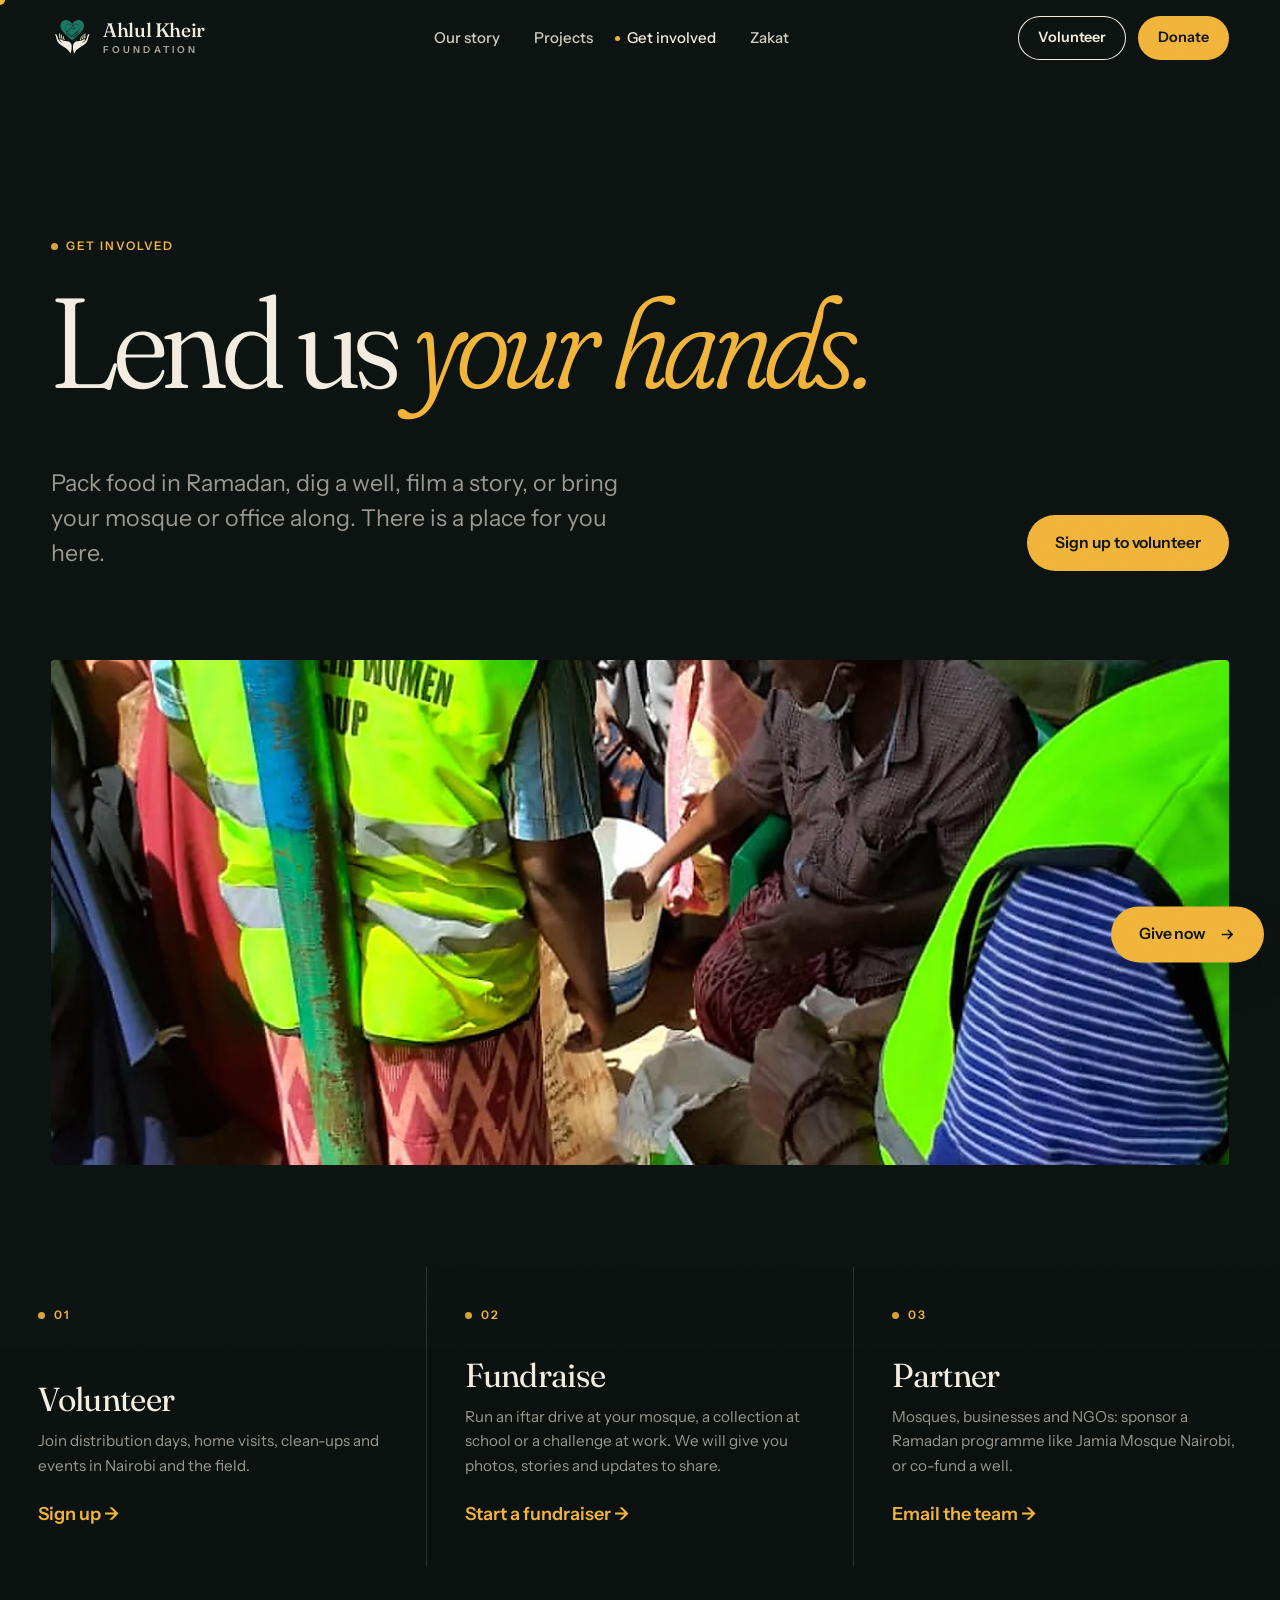
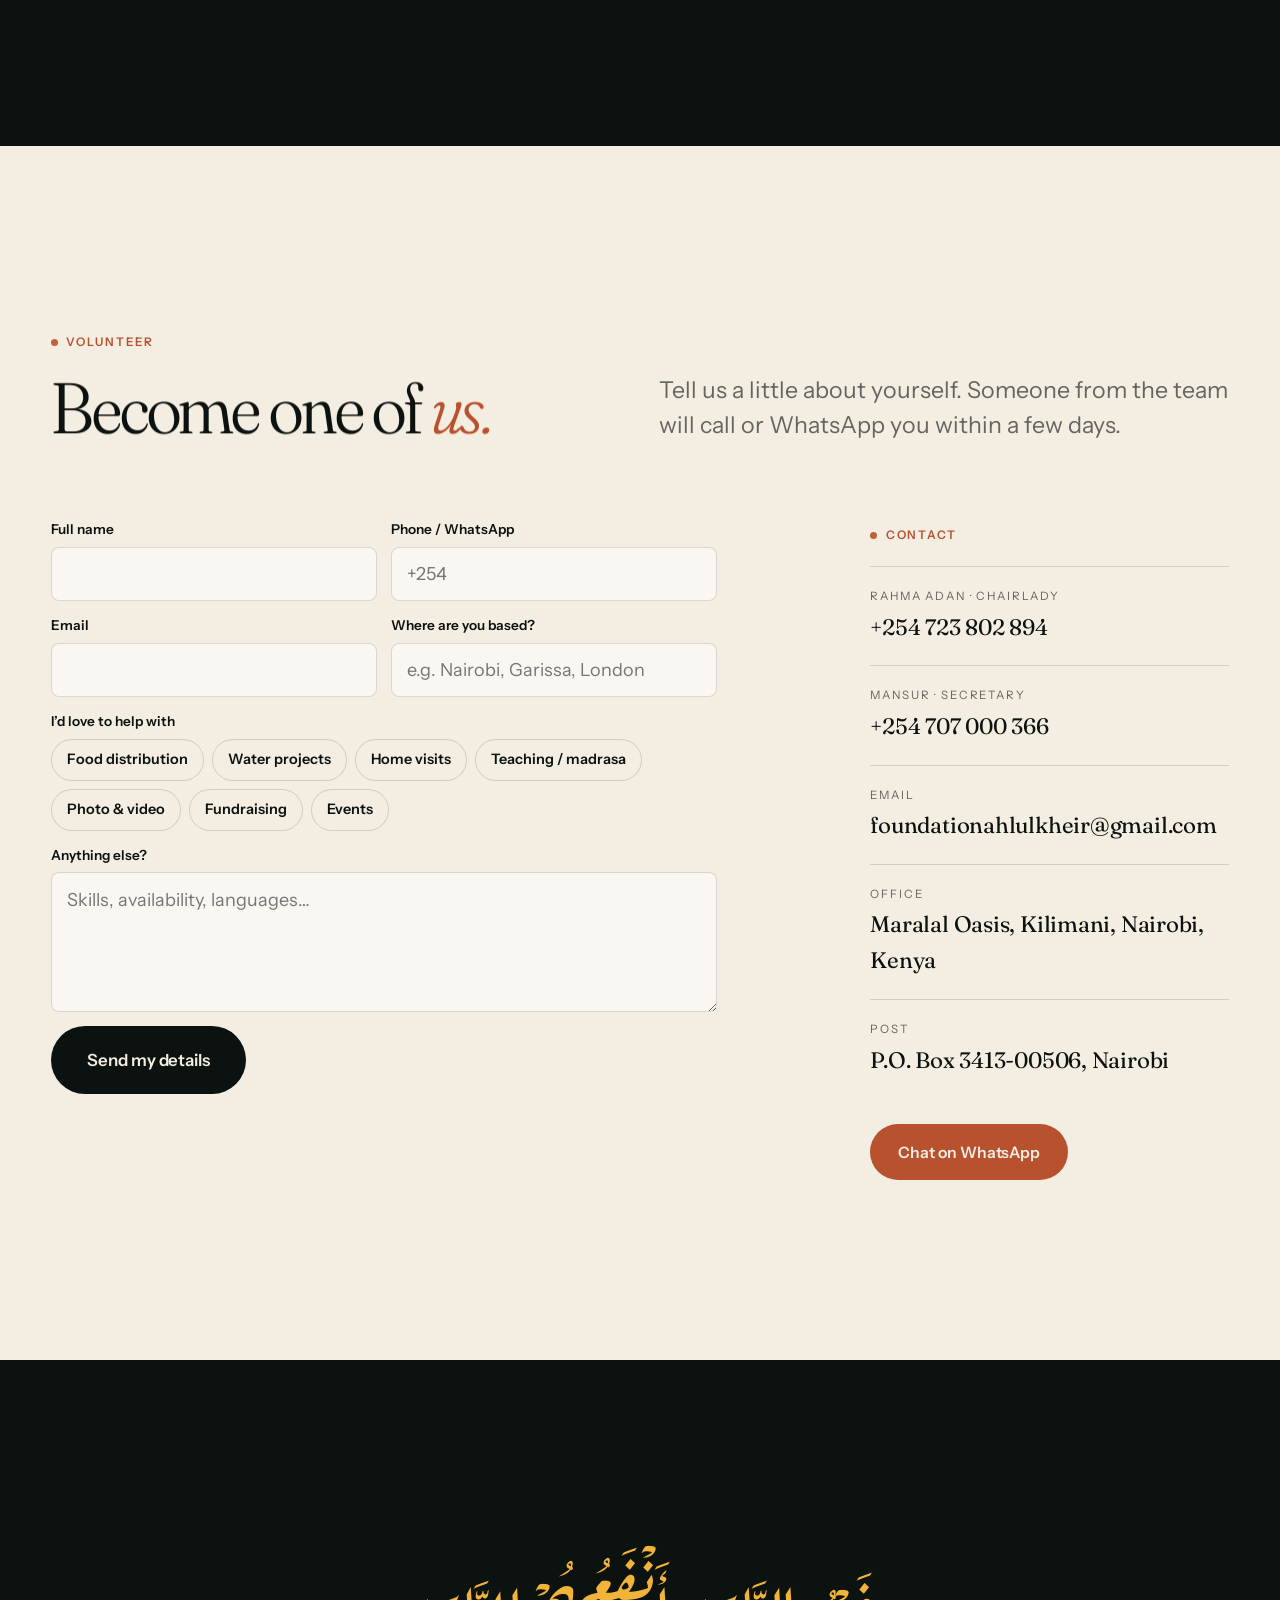
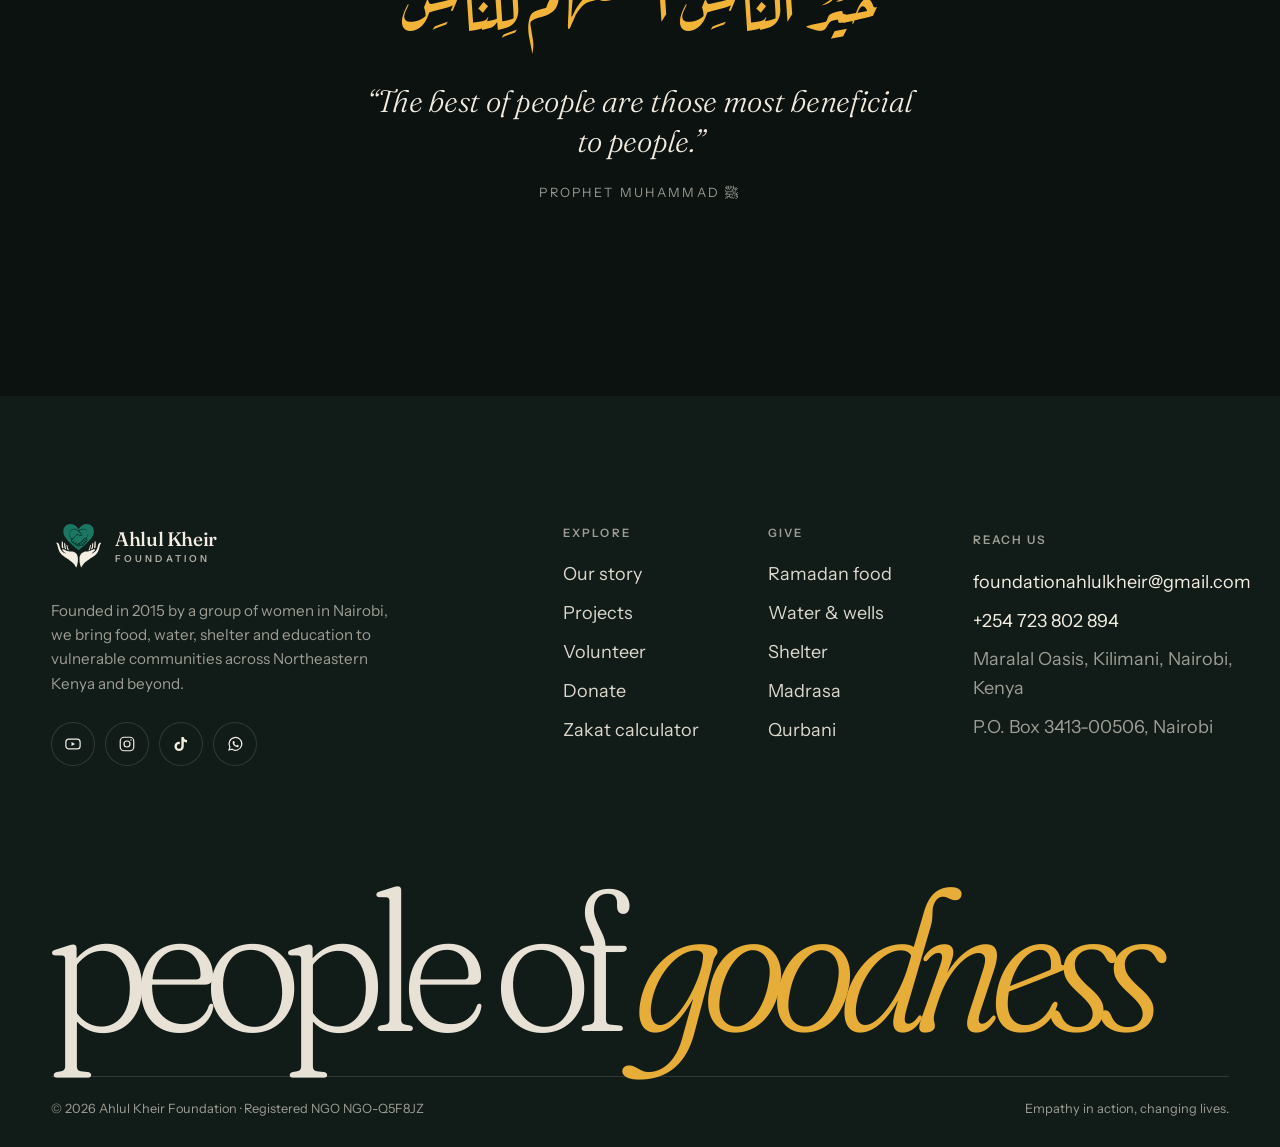
<file: get-involved.html>
<!doctype html>
<html lang="en">
<head>
<meta charset="utf-8">
<meta name="viewport" content="width=device-width, initial-scale=1">
<title>Get involved | Ahlul Kheir Foundation</title>
<meta name="description" content="Volunteer with Ahlul Kheir Foundation, start a fundraiser at your mosque, school or workplace, or partner with us. Contact our team in Nairobi.">
<meta name="theme-color" content="#0b1210">
<meta property="og:title" content="Get involved | Ahlul Kheir Foundation">
<meta property="og:image" content="assets/img/r21-vests-lg.webp">
<link rel="icon" href="assets/img/mark.svg" type="image/svg+xml">
<link rel="preconnect" href="https://fonts.googleapis.com">
<link rel="preconnect" href="https://fonts.gstatic.com" crossorigin>
<link href="https://fonts.googleapis.com/css2?family=Aref+Ruqaa:wght@400;700&family=Fraunces:ital,opsz,wght,SOFT@0,9..144,300..700,0..100;1,9..144,300..700,0..100&family=Instrument+Sans:wght@400..700&display=swap" rel="stylesheet">
<link rel="stylesheet" href="assets/css/main.css">
<script src="assets/vendor/gsap.min.js" defer></script>
<script src="assets/vendor/ScrollTrigger.min.js" defer></script>
<script src="assets/vendor/lenis.min.js" defer></script>
<script type="module" src="assets/js/pages/involve.js"></script>
</head>
<body>
<!-- nav:start -->
<a class="skip-link" href="#main">Skip to content</a>
<svg width="0" height="0" style="position:absolute" aria-hidden="true" focusable="false"><defs><symbol id="mark" viewBox="-45 20 1454 1290"><path class="m-heart" fill="var(--mark-heart, #1b7662)" d="M682.0 187.4C630.8 84.2 536.8 40.0 455.7 40.0C331.9 40.0 255.0 128.4 255.0 253.7C255.0 408.5 425.8 555.9 682.0 777.0C938.2 555.9 1109.0 408.5 1109.0 253.7C1109.0 128.4 1032.1 40.0 908.3 40.0C827.2 40.0 733.2 84.2 682.0 187.4Z"/><path class="m-shake" fill="var(--mark-shake, #0b2a23)" fill-rule="evenodd" d="M 793.269 174.024 C 789.842 174.492, 784.217 175.628, 780.769 176.548 C 777.321 177.468, 768.827 179.242, 761.894 180.490 C 747.318 183.113, 739.318 186.350, 730 193.395 C 726.425 196.098, 721.250 199.223, 718.500 200.340 C 711.780 203.068, 710.505 204.003, 707.109 208.690 C 703.898 213.124, 692.145 221.811, 687.591 223.117 C 685.693 223.662, 682.217 223.401, 677.591 222.367 C 670.705 220.829, 670.268 220.544, 662.500 212.526 C 655.751 205.560, 653.139 203.635, 645.798 200.221 C 641.011 197.995, 635.586 195.024, 633.742 193.617 C 627.882 189.147, 620.983 186.697, 612.274 185.993 C 605.322 185.432, 603.231 184.813, 598.774 181.999 C 588.215 175.332, 587.290 175.080, 570.833 174.396 C 553.951 173.694, 540.873 175.257, 532.792 178.943 C 527.978 181.138, 511.986 185.989, 501.756 188.357 C 497.462 189.351, 492.919 191.327, 489.256 193.795 C 486.090 195.927, 480.618 199.195, 477.096 201.057 C 472.076 203.711, 469.962 205.584, 467.314 209.724 C 465.456 212.628, 461.588 216.857, 458.718 219.121 C 453.404 223.314, 447 231.273, 447 233.685 C 447 234.418, 444.486 237.752, 441.413 241.095 C 434.712 248.384, 433 252.128, 433 259.500 C 433 265.772, 431.039 271.303, 427.503 275 C 420.229 282.608, 417.816 294.364, 420.883 307.258 C 422.966 316.015, 422.966 316.015, 420.990 324.258 C 417.401 339.229, 418.929 360.433, 424.323 370.492 C 426.139 373.879, 427 376.997, 427 380.190 C 427 389.712, 432.326 401.230, 440.974 410.412 C 445.208 414.907, 449.973 420.815, 451.564 423.542 C 457.205 433.215, 465.803 445.542, 468.972 448.500 C 470.740 450.150, 473.328 453.750, 474.723 456.500 C 476.118 459.250, 478.828 463.246, 480.745 465.381 C 485.386 470.548, 484.947 474.104, 477.891 488.500 C 472.500 499.500, 472.500 499.500, 472.813 516.934 C 473.164 536.450, 473.434 537.400, 479.354 539.937 C 483.819 541.851, 488.142 546.702, 490.577 552.531 C 492.385 556.857, 496.692 559.599, 503.975 561.060 C 523.075 564.891, 522.575 564.681, 531.435 572.586 C 537.117 577.654, 541.684 582.955, 545.968 589.451 C 552.817 599.838, 555.101 601.498, 566.564 604.415 C 582.292 608.418, 592.139 615.413, 597.818 626.616 C 602.845 636.535, 604.495 637.597, 622 642.197 C 637.040 646.149, 648.570 652.472, 661.363 663.783 C 667.519 669.226, 672.364 670.953, 681.554 670.978 C 690.787 671.003, 695.206 668.900, 704.500 660.058 C 709.775 655.039, 721.483 650, 727.869 650 C 731.765 650, 746.360 653.400, 751.218 655.439 C 755.615 657.285, 768.124 657.528, 773.101 655.864 C 778.677 653.999, 786.671 647.375, 790.951 641.072 C 793.159 637.821, 796.436 634.132, 798.233 632.874 C 800.030 631.615, 804.228 627.989, 807.562 624.815 C 811.144 621.405, 815.422 618.409, 818.019 617.493 C 824.407 615.240, 831.648 610.303, 833.906 606.664 C 834.985 604.924, 837.464 601.958, 839.414 600.073 C 841.586 597.975, 843.957 594.039, 845.530 589.921 C 848.464 582.243, 854.401 576.033, 864.712 569.857 C 869.443 567.024, 871.906 564.580, 875.800 558.857 C 882.563 548.919, 898.845 534.700, 909.250 529.646 C 912.413 528.110, 915.008 526.548, 915.017 526.176 C 915.026 525.804, 917.660 522.220, 920.870 518.212 C 928.811 508.296, 931.468 498.187, 929.098 486.915 C 927.722 480.375, 918.456 466.064, 913.684 463.111 C 902.183 455.992, 900.881 443.825, 910.028 428.957 C 912.213 425.405, 914.952 419.642, 916.116 416.148 C 917.801 411.086, 918.914 409.393, 921.596 407.811 C 923.561 406.651, 926.480 403.261, 928.612 399.663 C 930.620 396.273, 934.019 390.932, 936.164 387.794 C 938.975 383.683, 940.654 379.630, 942.170 373.294 C 943.327 368.457, 945.787 358.941, 947.637 352.146 C 952.327 334.916, 951.942 326.855, 946.102 320.029 C 942.359 315.653, 941.065 317.177, 939.472 327.836 C 938.723 332.850, 936.954 340.159, 935.540 344.078 C 934.126 347.997, 932.490 355.546, 931.905 360.852 C 931.320 366.158, 930.629 372.379, 930.370 374.676 C 930.073 377.311, 928.774 380.262, 926.849 382.676 C 923.016 387.481, 919.463 394.447, 918.525 399 C 917.424 404.342, 915.660 406.428, 909.687 409.450 C 906.149 411.240, 902.020 414.667, 898.022 419.133 C 887.831 430.515, 883.118 431.821, 860.450 429.549 C 851.133 428.615, 850.909 428.695, 836.157 438.324 C 827.510 443.969, 826.340 445.143, 820.434 454.100 C 813.507 464.606, 810.292 467.805, 802.894 471.554 C 792.860 476.638, 780.929 491.317, 779.594 500.220 C 778.688 506.263, 770.091 514.473, 759.275 519.626 C 753.037 522.597, 751.602 523.799, 748.775 528.414 C 746.974 531.354, 743.126 537.077, 740.225 541.130 C 737.324 545.184, 733.606 550.434, 731.962 552.798 C 729.698 556.054, 727.376 557.812, 722.374 560.056 C 718.744 561.685, 713.533 565.033, 710.794 567.495 C 705.159 572.561, 702.293 573.540, 689.343 574.821 C 681.036 575.643, 679.668 576.088, 674.611 579.613 C 666.868 585.011, 652.527 598.313, 643.017 608.920 C 635.911 616.846, 634.505 617.944, 630.315 618.837 C 614.516 622.207, 597.515 603.150, 606.843 592.526 C 608.573 590.556, 610.932 587.044, 612.086 584.722 C 613.301 582.278, 619.411 575.437, 626.592 568.480 C 637.940 557.488, 639 556.154, 639 552.865 C 639 547.503, 635.604 543.630, 631.602 544.427 C 626.410 545.462, 615.609 553.384, 610.844 559.654 C 602.657 570.425, 582.775 582.372, 573 582.393 C 564.665 582.412, 552.117 576.761, 549.751 571.924 C 547.770 567.876, 550.018 557.876, 555.259 547.423 C 556.616 544.715, 558.286 540.774, 558.969 538.664 C 559.653 536.555, 561.429 533.405, 562.917 531.664 C 575.423 517.039, 579.604 507.645, 574.913 504.709 C 570.120 501.709, 561.603 507.632, 549.779 522.191 C 543.485 529.942, 518.695 540.932, 507.385 540.985 C 505.382 540.995, 502.170 539.573, 498.385 537.002 C 495.148 534.804, 492.007 533.004, 491.405 533.002 C 489.308 532.998, 487.277 529.458, 485.712 523.080 C 483.612 514.516, 485.400 509.616, 494.170 499.910 C 497.651 496.057, 503.875 489.195, 508 484.660 C 512.125 480.126, 518.425 472.160, 522 466.958 C 525.575 461.756, 530.404 455.437, 532.732 452.916 C 535.059 450.395, 538.048 445.895, 539.374 442.916 C 542.031 436.946, 543.586 435.327, 552.675 429.068 C 556.071 426.729, 560.935 422.162, 563.483 418.918 C 566.305 415.326, 570.304 411.743, 573.714 409.750 C 578.165 407.149, 580.395 404.842, 584.599 398.490 C 594.568 383.424, 601.296 374.798, 605.389 371.833 C 607.642 370.201, 610.731 366.865, 612.253 364.420 C 613.774 361.975, 617.555 358.068, 620.653 355.737 C 623.751 353.407, 627.955 350.045, 629.995 348.267 C 638.344 340.991, 646.035 339.377, 651.215 343.814 C 658.302 349.885, 670.185 355.771, 678.930 357.543 C 680.817 357.925, 685.542 360.672, 689.430 363.648 C 693.923 367.086, 698.505 369.629, 702 370.625 C 705.025 371.487, 709.150 373.255, 711.166 374.554 C 714.664 376.809, 715.739 376.929, 734.666 377.171 C 760.152 377.498, 762.622 376.716, 774.358 364.607 C 786.049 352.545, 788.520 346.915, 784.472 341.564 C 783.667 340.499, 781.834 335.774, 780.400 331.064 C 777.910 322.885, 777.449 322.167, 770.146 315.103 C 765.941 311.034, 760.250 306.246, 757.500 304.463 C 751.766 300.744, 749.321 298.232, 745.606 292.241 C 744.153 289.899, 736.142 281.349, 727.803 273.241 C 719.465 265.134, 711.165 257.024, 709.360 255.220 C 700.326 246.192, 704.218 231.583, 717.683 223.984 C 720.580 222.349, 726.269 217.637, 730.327 213.514 C 737.704 206.016, 737.704 206.016, 747.602 204.004 C 762.769 200.921, 770.442 198.309, 775.358 194.557 C 789.197 183.993, 795.085 183.954, 830 194.195 C 855.026 201.536, 859.463 203.196, 867 208.036 C 871.125 210.685, 877.200 213.625, 880.500 214.569 C 885.278 215.935, 887.648 217.408, 892.135 221.800 C 898.058 227.596, 908.893 233.987, 912.810 233.995 C 914.863 233.999, 915.086 233.589, 914.810 230.310 C 914.537 227.058, 913.748 226.080, 908.158 222.060 C 901.921 217.575, 901.051 216.492, 897.264 208.500 C 895.663 205.121, 894.128 203.879, 887.367 200.500 C 882.966 198.300, 876.471 194.610, 872.933 192.300 C 866.963 188.403, 862.740 186.671, 837 177.560 C 826.481 173.837, 806.484 172.220, 793.269 174.024 M 556.500 188.991 C 553.750 189.439, 548.350 191.029, 544.500 192.525 C 535.522 196.013, 528.313 197.973, 524.410 197.988 C 513.222 198.031, 489.342 208.293, 483.208 215.693 C 481.169 218.154, 477.601 221.290, 475.279 222.661 C 471.185 225.081, 461 235.307, 461 236.998 C 461 237.458, 458.997 238.600, 456.549 239.534 C 449.339 242.288, 447.670 245.354, 438.060 273.500 C 435.994 279.550, 433.306 286.452, 432.086 288.839 C 428.785 295.299, 424.806 315.538, 425.965 319.974 C 426.472 321.913, 427.380 330.025, 427.981 338 C 429.796 362.036, 430.618 365.767, 435.108 370.348 C 437.274 372.557, 439.877 376.734, 441.054 379.889 C 444.747 389.790, 451.799 400.467, 459.714 408.142 C 463.846 412.149, 469.389 418.593, 472.032 422.463 C 476.518 429.034, 493.014 445.381, 497.500 447.701 C 510.219 454.280, 526.381 447.153, 534.231 431.505 C 538.727 422.542, 543.495 416.463, 553.707 406.673 C 558.771 401.818, 563.217 396.892, 563.586 395.728 C 565.454 389.845, 570.353 383.855, 575.360 381.335 C 583.456 377.260, 594.551 366.767, 597.759 360.152 C 599.581 356.396, 601.797 353.635, 604.369 351.921 C 606.833 350.278, 609.103 347.520, 610.622 344.325 C 614.358 336.464, 639.211 316, 645.022 316 C 649.919 316, 680.752 336.761, 690.508 346.628 C 693.153 349.302, 695.635 350.176, 711.008 353.845 C 731.385 358.707, 732.841 358.784, 744.043 355.586 C 748.694 354.259, 755.200 352.635, 758.500 351.978 C 770.811 349.528, 774.160 346.106, 768.847 341.405 C 767.663 340.357, 765.049 336.975, 763.037 333.889 C 758.137 326.370, 746.448 313.568, 741.500 310.300 C 736.171 306.780, 726.505 298.252, 709.993 282.500 C 702.497 275.350, 693.506 267.250, 690.012 264.500 C 686.518 261.750, 679.551 255.450, 674.530 250.500 C 669.508 245.550, 664.073 240.339, 662.450 238.919 C 660.828 237.499, 657.972 234.415, 656.106 232.064 C 654.239 229.713, 650.189 226.180, 647.106 224.213 C 644.022 222.245, 639.635 218.566, 637.355 216.038 C 634.918 213.334, 631.005 210.459, 627.855 209.058 C 624.910 207.747, 618.690 204.888, 614.033 202.704 C 595.056 193.804, 567.409 187.214, 556.500 188.991 M 920.044 244.750 C 920.104 251.271, 922.936 258.922, 926.172 261.306 C 932.902 266.263, 934.288 257.745, 928.390 247.668 C 922.863 238.224, 919.974 237.214, 920.044 244.750 M 847.500 449.679 C 839.947 451.367, 834.914 453.292, 834.105 454.804 C 833.125 456.636, 837.946 473.285, 841.256 479.500 C 844.182 484.995, 857.099 496.685, 863.185 499.346 C 866.428 500.764, 871.619 504.390, 875.267 507.783 C 888.289 519.898, 898.632 519.437, 905.736 506.427 C 913.341 492.501, 912.164 487.537, 898.835 477.311 C 888.116 469.089, 879.497 461.657, 875.418 457.120 C 869.197 450.200, 858.238 447.279, 847.500 449.679 M 807.270 494.293 C 797.295 497.139, 794.825 508.518, 800.820 524 C 802.288 527.791, 805.892 530.629, 812.250 532.999 C 815.413 534.179, 818 535.498, 818 535.931 C 818 538.767, 826.811 546.178, 835.280 550.466 C 844.623 555.197, 844.623 555.197, 851.561 552.267 C 868.427 545.144, 868.884 530.045, 852.577 518.699 C 851.153 517.708, 849.135 515.233, 848.092 513.199 C 845.485 508.116, 843.104 506.207, 831.130 499.600 C 819.771 493.332, 814.638 492.190, 807.270 494.293 M 772.898 534.922 C 761.602 535.681, 759.342 537.704, 757.538 548.669 C 756.570 554.546, 761.949 566.490, 770.078 576.517 C 776.926 584.963, 778.584 586.266, 784.803 588.088 C 787.887 588.991, 790.237 590.699, 793.100 594.120 C 802.484 605.327, 818.748 599.718, 824.949 583.136 C 827.910 575.219, 826.693 572.814, 812.180 557.890 C 808.110 553.704, 803.875 548.852, 802.770 547.106 C 799.579 542.065, 788.159 533.966, 784.534 534.172 C 782.865 534.267, 777.629 534.605, 772.898 534.922 M 730.545 577.520 C 726.133 579.065, 712 592.811, 712 595.557 C 712 599.297, 738.474 624.944, 748.728 631.137 C 759.787 637.818, 762.289 638.136, 770.532 633.908 C 778.915 629.608, 781.109 627.213, 781.733 621.681 C 782.456 615.262, 780.583 610.819, 774.921 605.523 C 772.179 602.958, 768.809 599.158, 767.433 597.079 C 763.953 591.820, 755.865 585.471, 747 581.040 C 737.449 576.265, 735.388 575.824, 730.545 577.520 M 680.647 605.537 C 674.444 607.209, 671.597 609.918, 667.478 618.067 C 661.240 630.410, 661.786 635.394, 670.300 643.802 C 679.094 652.488, 687.848 652.937, 699.844 645.320 C 705.423 641.776, 708.453 628.072, 705.254 620.842 C 699.965 608.885, 690.368 602.916, 680.647 605.537 M 1064.054 612.750 C 1063.481 614.813, 1062.776 626.175, 1062.486 638 C 1062.196 649.825, 1061.748 662.763, 1061.492 666.750 C 1061.026 674, 1061.026 674, 1064.013 674 C 1067 674, 1067 674, 1067 641.500 C 1067 609.718, 1066.432 604.177, 1064.054 612.750 M 351.900 630.320 C 350.789 632.758, 352.197 668.777, 353.538 672.250 C 354.398 674.476, 368.448 674.880, 369.284 672.702 C 369.558 671.989, 368.698 668.051, 367.374 663.952 C 366.049 659.854, 364.069 651.365, 362.972 645.090 C 361.039 634.024, 360.247 631.883, 357.108 629.250 C 354.866 627.369, 353.077 627.737, 351.900 630.320 M 1008.063 636.163 C 1005.371 639.052, 1004.336 642.538, 1002.495 654.926 C 1001.535 661.384, 1000.167 666.611, 998.902 668.658 C 996.120 673.160, 997.031 674, 1004.695 674 C 1011.272 674, 1011.272 674, 1010.666 669.580 C 1010.305 666.945, 1010.622 663.210, 1011.452 660.330 C 1013.370 653.673, 1015.476 637.682, 1014.700 635.660 C 1013.809 633.338, 1010.458 633.592, 1008.063 636.163"/><path class="m-hands" fill="var(--mark-hands, currentColor)" fill-rule="evenodd" d="M 213.635 524.073 C 211.132 526.042, 211 526.604, 210.991 535.323 C 210.986 540.370, 210.519 553.050, 209.953 563.500 C 206.665 624.199, 208.490 684.600, 214.166 703 C 216.747 711.364, 223.926 715.183, 237.421 715.373 C 254.634 715.614, 260.065 707.089, 253.961 689.407 C 246.830 668.746, 244.917 651.068, 245.665 612.723 C 246.493 570.181, 244.385 552.872, 236.385 536.533 C 230.690 524.902, 220.014 519.055, 213.635 524.073 M 1141.424 524.883 C 1136.871 527.660, 1132.344 535.219, 1129.019 545.599 C 1124.610 559.364, 1124.129 564.374, 1123.559 602.500 C 1122.763 655.737, 1121.405 670.979, 1115.818 689.373 C 1109.975 708.611, 1116.068 718.210, 1133.119 716.626 C 1143.465 715.664, 1148.300 713.130, 1151.493 706.997 C 1153.648 702.858, 1157.785 683.260, 1159.093 671 C 1160.660 656.302, 1160.551 582.312, 1158.942 569 C 1158.310 563.775, 1157.857 553.985, 1157.934 547.245 C 1158.011 540.506, 1157.597 533.217, 1157.013 531.049 C 1155.039 523.718, 1147.940 520.910, 1141.424 524.883 M 68.500 561.106 C 56.921 562.807, 54.769 567.012, 60.623 576.500 C 65.753 584.817, 72.965 596.866, 76.275 602.650 C 77.802 605.318, 79.973 608.950, 81.100 610.721 C 82.228 612.493, 84.476 618.700, 86.096 624.515 C 87.715 630.331, 90.801 639.718, 92.953 645.376 C 95.982 653.342, 97.436 659.480, 99.397 672.581 C 100.990 683.229, 103.244 693.577, 105.478 700.500 C 107.430 706.550, 110.321 717.614, 111.903 725.086 C 113.579 733.007, 116.252 742.025, 118.314 746.713 C 120.259 751.137, 122.514 756.990, 123.325 759.722 C 125.924 768.474, 132.022 784.330, 134.970 790 C 136.543 793.025, 139.035 799.159, 140.508 803.631 C 142.289 809.038, 144.532 813.390, 147.201 816.621 C 149.410 819.293, 152.797 824.634, 154.728 828.490 C 156.660 832.345, 162.164 840.675, 166.960 847 C 171.755 853.325, 178.035 862.071, 180.914 866.436 C 183.793 870.801, 189.153 877.336, 192.824 880.959 C 196.496 884.582, 202.651 890.911, 206.502 895.023 C 215.386 904.510, 230.475 918.109, 236.956 922.471 C 239.703 924.319, 244.774 928.331, 248.225 931.385 C 256.299 938.530, 273.800 950.601, 301.188 967.915 C 308.510 972.543, 318.100 978.877, 322.500 981.989 C 326.900 985.102, 335 990.044, 340.500 992.972 C 352.212 999.208, 356.973 1002.324, 366.520 1009.999 C 370.381 1013.104, 376.681 1017.538, 380.520 1019.854 C 384.359 1022.171, 390.650 1026.312, 394.500 1029.057 C 404.376 1036.099, 410.753 1040.305, 416.273 1043.419 C 418.898 1044.899, 423.848 1048.700, 427.273 1051.865 C 430.698 1055.030, 435.750 1058.910, 438.500 1060.488 C 445.119 1064.285, 465.918 1079.468, 473.677 1086.167 C 488.307 1098.799, 496.729 1105.800, 500 1108.047 C 504.534 1111.163, 540.731 1147.279, 544.552 1152.500 C 546.163 1154.700, 551.385 1160.599, 556.157 1165.609 C 561.952 1171.694, 565.987 1177.009, 568.308 1181.619 C 570.220 1185.415, 573.665 1190.766, 575.964 1193.510 C 578.263 1196.255, 581.903 1201.959, 584.052 1206.187 C 586.201 1210.416, 590.006 1217.038, 592.507 1220.904 C 595.007 1224.770, 598.373 1230.874, 599.986 1234.468 C 603.388 1242.052, 611.684 1253.703, 614.298 1254.569 C 618.278 1255.888, 621.120 1250.873, 626.805 1232.500 C 632.246 1214.913, 635.159 1205.576, 641.540 1185.264 C 644.996 1174.267, 647.345 1164.675, 648.031 1158.764 C 649.630 1144.989, 650.873 1138.376, 653.529 1129.500 C 654.846 1125.100, 656.404 1116.550, 656.992 1110.500 C 657.580 1104.450, 658.479 1097.025, 658.990 1094 C 665.022 1058.283, 663.436 973.486, 656.364 953.662 C 655.548 951.373, 652.670 941.733, 649.969 932.239 C 644.546 913.176, 644.800 913.781, 637.479 902.500 C 634.623 898.100, 630.410 891.252, 628.117 887.281 C 624.387 880.823, 619.928 875.406, 606.401 860.897 C 597.028 850.843, 587.703 843.425, 579.178 839.241 C 574.405 836.898, 568.700 833.857, 566.500 832.483 C 564.300 831.108, 555.750 827.796, 547.500 825.122 C 539.250 822.448, 530.720 819.511, 528.544 818.595 C 523.016 816.268, 508.209 814.318, 482.500 812.530 C 453.226 810.494, 444.662 809.393, 431 805.908 C 424.675 804.295, 412.525 802.048, 404 800.915 C 383.326 798.167, 376.457 796.644, 366.702 792.645 C 362.191 790.795, 353.325 787.652, 347 785.660 C 338.902 783.110, 334.215 781.008, 331.155 778.556 C 327.325 775.485, 317.693 771, 314.929 771 C 313.195 771, 304.432 766.225, 303 764.500 C 301.546 762.748, 294.200 758.785, 290 757.486 C 288.625 757.061, 282.967 754.533, 277.427 751.869 C 256.853 741.976, 234.055 739.875, 227.284 747.248 C 222.613 752.334, 223.225 762.722, 228.723 771.704 C 230.675 774.892, 234.060 780.650, 236.246 784.500 C 240.192 791.448, 251.070 803.048, 259.622 809.426 C 270.042 817.197, 274.690 820.981, 281.610 827.325 C 286.323 831.646, 291.467 835.244, 295.631 837.132 C 299.248 838.772, 304.411 842.176, 307.105 844.695 C 309.799 847.215, 314.216 850.302, 316.922 851.555 C 322.310 854.052, 324.481 856.949, 323.598 860.467 C 322.126 866.329, 312.202 865.699, 301 859.031 C 297.425 856.903, 291.192 854.193, 287.149 853.009 C 281.882 851.466, 278.622 849.784, 275.649 847.077 C 273.367 844.999, 267.788 841.381, 263.250 839.038 C 258.595 836.634, 251.842 831.944, 247.750 828.273 C 243.763 824.696, 237.575 819.591, 234 816.930 C 225.524 810.619, 206.623 790.196, 199.284 779.416 C 184.051 757.042, 180.265 750.542, 177.490 742 C 176.508 738.975, 173.782 732.900, 171.433 728.500 C 161.768 710.397, 153.208 682, 147.921 650.500 C 146.694 643.193, 144.660 635.091, 143.277 632 C 141.922 628.975, 139.365 622.175, 137.593 616.890 C 135.693 611.222, 132.301 604.043, 129.323 599.390 C 126.546 595.050, 123.280 589.543, 122.066 587.151 C 115.542 574.299, 99.485 563.086, 85.371 561.525 C 82.142 561.168, 78.375 560.729, 77 560.550 C 75.625 560.372, 71.800 560.622, 68.500 561.106 M 1277.525 562.007 C 1264.212 564.392, 1247.423 581.794, 1238.650 602.300 C 1236.721 606.810, 1233.318 614.652, 1231.088 619.726 C 1226.853 629.365, 1225.465 634.356, 1222.018 652.349 C 1220.875 658.317, 1218.421 667.092, 1216.565 671.849 C 1214.709 676.607, 1211.979 685.675, 1210.498 692 C 1209.017 698.325, 1206.910 705.975, 1205.816 709 C 1194.400 740.575, 1194.951 739.319, 1188.336 748.848 C 1185.913 752.340, 1182.579 757.872, 1180.929 761.141 C 1173.848 775.168, 1156.902 797.386, 1146.500 806.280 C 1142.650 809.572, 1137.525 814.487, 1135.112 817.202 C 1132.698 819.918, 1128.351 823.478, 1125.452 825.114 C 1122.552 826.750, 1118.145 829.880, 1115.659 832.069 C 1113.172 834.258, 1108.674 837.139, 1105.663 838.470 C 1102.653 839.802, 1097.939 842.889, 1095.189 845.332 C 1091.534 848.578, 1088.027 850.493, 1082.153 852.449 C 1077.734 853.921, 1072.404 856.491, 1070.309 858.160 C 1064.498 862.790, 1061.099 864.230, 1055.790 864.310 C 1045.831 864.460, 1044.183 857.691, 1052.758 851.862 C 1055.366 850.089, 1059.664 846.715, 1062.308 844.364 C 1064.953 842.013, 1069.903 838.761, 1073.308 837.138 C 1076.714 835.514, 1081.300 832.307, 1083.500 830.012 C 1085.700 827.717, 1090.425 824.118, 1094 822.014 C 1100.500 818.190, 1107.984 811.510, 1112.706 805.319 C 1114.085 803.511, 1116.779 801.064, 1118.692 799.882 C 1128.962 793.534, 1143.974 769.566, 1144.786 758.218 C 1145.672 745.845, 1133.617 740.652, 1111.321 743.802 C 1103.791 744.866, 1077.767 757, 1066.727 764.594 C 1064.079 766.415, 1057.995 769.087, 1053.206 770.531 C 1048.418 771.975, 1042.925 774.402, 1041 775.924 C 1036.943 779.131, 1031.672 781.996, 1029.800 782.010 C 1029.085 782.015, 1026.025 783.196, 1023 784.633 C 1019.975 786.071, 1013.450 788.494, 1008.500 790.018 C 1003.550 791.542, 996.350 793.933, 992.500 795.331 C 988.607 796.745, 979.951 798.601, 973 799.512 C 959.312 801.306, 953.524 802.465, 938.562 806.410 C 927.375 809.360, 918.535 810.317, 882 812.537 C 860.857 813.821, 855.218 814.491, 849 816.456 C 844.875 817.759, 838.125 819.607, 834 820.561 C 815.653 824.805, 789.843 837.234, 776 848.491 C 753.137 867.084, 730.985 897.023, 723.965 918.820 C 722.314 923.946, 719.899 930.246, 718.598 932.820 C 714.841 940.254, 711.288 952.743, 710.153 962.500 C 706.272 995.863, 706.194 1050.498, 709.959 1098.434 C 712.340 1128.751, 712.654 1130.599, 717.582 1143.209 C 720.058 1149.546, 721.683 1156.151, 722.991 1165.194 C 724.382 1174.809, 726.279 1182.267, 730.398 1194.310 C 733.444 1203.214, 737.031 1215.675, 738.369 1222 C 742.344 1240.784, 749.226 1254, 755.034 1254 C 758.354 1254, 764.341 1244.466, 772.029 1226.935 C 775.694 1218.576, 778.186 1214.439, 781.957 1210.452 C 784.975 1207.261, 788.328 1202.197, 790.326 1197.814 C 793.971 1189.817, 803.931 1175.247, 808.998 1170.500 C 810.759 1168.850, 813.591 1165.475, 815.292 1163 C 826.236 1147.077, 873.152 1101.230, 890.945 1089.071 C 892.900 1087.734, 897.969 1083.434, 902.208 1079.514 C 906.448 1075.594, 912.648 1070.837, 915.988 1068.943 C 928.452 1061.875, 936.854 1056.317, 941.801 1051.868 C 944.604 1049.349, 953.480 1042.883, 961.527 1037.499 C 969.573 1032.116, 978.006 1026.166, 980.267 1024.277 C 982.528 1022.388, 986.431 1019.775, 988.939 1018.471 C 991.448 1017.166, 997.550 1013.127, 1002.500 1009.495 C 1014.570 1000.637, 1018.686 997.969, 1038 986.483 C 1047.075 981.086, 1058.100 974.108, 1062.500 970.977 C 1066.900 967.846, 1074.100 963.351, 1078.500 960.988 C 1082.900 958.626, 1088.300 955.274, 1090.500 953.541 C 1092.700 951.807, 1098.325 947.719, 1103 944.455 C 1107.675 941.192, 1116 934.891, 1121.500 930.454 C 1127 926.017, 1133.750 920.898, 1136.500 919.078 C 1139.250 917.259, 1148.025 909.172, 1156 901.107 C 1163.975 893.043, 1172.159 885.223, 1174.188 883.729 C 1176.216 882.236, 1179.265 878.407, 1180.963 875.220 C 1182.662 872.034, 1186.570 866.539, 1189.647 863.010 C 1192.725 859.481, 1198.848 851.173, 1203.253 844.547 C 1207.658 837.921, 1212.314 831.245, 1213.599 829.711 C 1214.885 828.177, 1216.956 824.577, 1218.203 821.711 C 1219.449 818.845, 1224.218 809.075, 1228.801 800 C 1238.243 781.303, 1244.273 767.597, 1245.958 761 C 1246.591 758.525, 1249.098 750.425, 1251.531 743 C 1253.963 735.575, 1257.532 721.502, 1259.462 711.728 C 1261.393 701.953, 1263.606 692.728, 1264.381 691.228 C 1266.306 687.502, 1267.984 681.021, 1269.487 671.500 C 1271.250 660.338, 1278.634 635.498, 1281.972 629.500 C 1283.502 626.750, 1285.923 620.356, 1287.352 615.292 C 1290.787 603.118, 1292.879 598.936, 1299.952 590.107 C 1317.238 568.526, 1315.650 561.928, 1293.037 561.374 C 1287.242 561.232, 1280.261 561.517, 1277.525 562.007 M 282.725 567.752 C 278.367 572.567, 277.812 588.903, 280.031 647 C 281.213 677.950, 282.229 686.947, 285.622 696.500 C 286.989 700.350, 289.445 708.156, 291.078 713.846 C 295.925 730.731, 298.200 733.516, 313.398 741.177 C 324.931 746.991, 331.108 747.820, 334.223 743.973 C 335.200 742.766, 336 741.074, 336 740.213 C 336 737.829, 329.147 717.460, 325.499 709 C 318.472 692.706, 314.001 671.820, 314 655.286 C 314 646.328, 312.789 632.643, 310.479 615.500 C 309.664 609.450, 308.740 602.325, 308.425 599.666 C 307.599 592.694, 299.676 577.782, 293.360 571.312 C 287.900 565.721, 285.339 564.863, 282.725 567.752 M 1077.384 570.890 C 1064.624 576.757, 1059.578 595.424, 1057.082 646 C 1056.084 666.214, 1054.341 676.510, 1049.972 688 C 1048.403 692.125, 1046.831 697.300, 1046.477 699.500 C 1045.460 705.842, 1040.071 721.818, 1036.208 729.950 C 1028.090 747.035, 1032.228 754.915, 1044.853 746.413 C 1047.783 744.440, 1053.852 741.126, 1058.340 739.048 C 1072.403 732.537, 1076.634 726.722, 1079.475 710 C 1080.363 704.775, 1082.198 696.286, 1083.552 691.135 C 1084.906 685.984, 1086.487 677.434, 1087.064 672.135 C 1087.642 666.836, 1088.764 657.550, 1089.559 651.500 C 1091.267 638.499, 1091.757 579.020, 1090.189 574.959 C 1088.129 569.620, 1083.408 568.120, 1077.384 570.890 M 347.923 623.923 C 344.657 627.189, 344.097 632.435, 346.102 641 C 346.681 643.475, 347.523 650.900, 347.972 657.500 C 349.177 675.219, 351.755 690.233, 355.527 701.500 C 357.369 707, 360.288 718.649, 362.014 727.387 C 365.858 746.841, 365.440 745.747, 373.505 757.396 C 380.482 767.472, 382.174 769.037, 391 773.566 C 397.388 776.844, 407.360 777.599, 410.450 775.039 C 413.568 772.456, 412.073 765.479, 406.730 757.675 C 404.198 753.978, 400.706 747.269, 398.970 742.765 C 397.233 738.261, 394.217 731.409, 392.267 727.538 C 386.009 715.113, 383.889 707.918, 380.468 687.500 C 378.625 676.500, 376.175 664.800, 375.024 661.500 C 373.873 658.200, 371.768 651.225, 370.348 646 C 364.495 624.480, 355.864 615.982, 347.923 623.923 M 1010.500 623.496 C 1008.300 624.307, 1006.399 624.977, 1006.276 624.985 C 1005.296 625.051, 1002.029 633.715, 998.729 645 C 992.062 667.803, 990.321 674.993, 988.072 689 C 986.880 696.425, 985.416 705.364, 984.818 708.864 C 984.163 712.699, 981.757 719.257, 978.766 725.364 C 976.036 730.939, 973 738.067, 972.020 741.203 C 971.040 744.340, 968.569 749.182, 966.527 751.963 C 963.009 756.755, 956 771.919, 956 774.737 C 956 776.770, 961.049 778.214, 965.717 777.517 C 970.671 776.777, 990.709 767.157, 993.262 764.292 C 994.232 763.205, 996.398 758.532, 998.077 753.908 C 999.756 749.283, 1002.464 743.120, 1004.095 740.211 C 1007.457 734.216, 1011 718.826, 1011 710.219 C 1011 706.051, 1011.767 703.085, 1014.061 698.375 C 1016.799 692.755, 1017.263 690.405, 1018.460 676.113 C 1019.197 667.325, 1020.054 659.722, 1020.366 659.218 C 1020.677 658.713, 1021.646 652.946, 1022.517 646.400 C 1025.500 624.013, 1025.451 625.312, 1023.359 624.192 C 1019.790 622.282, 1014.563 621.999, 1010.500 623.496"/></symbol></defs></svg>
<header class="nav">
  <div class="container nav__inner">
    <a class="brand" href="index.html" aria-label="Ahlul Kheir Foundation, home">
      <svg class="brand__mark" viewBox="-45 20 1454 1290" aria-hidden="true"><use href="#mark"/></svg>
      <span class="brand__word"><b>Ahlul Kheir</b><small>Foundation</small></span>
    </a>
    <nav class="nav__links" aria-label="Primary">
      <a href="about.html">Our story</a>
      <a href="projects.html">Projects</a>
      <a href="get-involved.html">Get involved</a>
      <a href="donate.html#zakat">Zakat</a>
    </nav>
    <div class="nav__cta">
      <a class="btn btn--ghost btn--sm" href="get-involved.html#volunteer">Volunteer</a>
      <a class="btn btn--saffron btn--sm" href="donate.html" data-magnetic>Donate</a>
      <button class="burger" aria-label="Open menu" aria-expanded="false"><span></span><span></span></button>
    </div>
  </div>
</header>
<div class="menu" aria-label="Menu">
  <ul class="menu__links">
    <li><a href="index.html">Home</a></li>
    <li><a href="about.html">Our <em>story</em></a></li>
    <li><a href="projects.html">Projects</a></li>
    <li><a href="get-involved.html">Get <em>involved</em></a></li>
    <li><a href="donate.html">Donate</a></li>
  </ul>
  <div class="menu__foot">
    <a href="tel:+254723802894" data-site="contact.phone">+254 723 802 894</a>
    <a href="mailto:foundationahlulkheir@gmail.com" data-site="contact.email">foundationahlulkheir@gmail.com</a>
    <span>M-PESA Paybill <b data-site="donate.mpesaPaybill">919700</b></span>
  </div>
</div>
<a class="btn btn--saffron give-fab" href="donate.html" aria-label="Donate now">Give now <svg class="arrow" viewBox="0 0 24 24" fill="none" stroke="currentColor" stroke-width="2"><path d="M5 12h14M13 6l6 6-6 6"/></svg></a>
<!-- nav:end -->

<main id="main">
  <section class="page-hero">
    <div class="container">
      <span class="label" style="color:var(--saffron)" data-hero-fade>Get involved</span>
      <h1 class="display page-hero__title" data-hero-split>Lend us <em>your hands.</em></h1>
      <div class="page-hero__row">
        <p class="lead" data-hero-fade>Pack food in Ramadan, dig a well, film a story, or bring your mosque or office along. There is a place for you here.</p>
        <a class="btn btn--saffron" href="#volunteer" data-hero-fade>Sign up to volunteer</a>
      </div>
      <div class="frame page-hero__media" data-hero-fade data-lq="r21-vests" style="background-image:url('[data-uri]')"><img data-k="r21-vests" src="assets/img/r21-vests-md.webp" srcset="assets/img/r21-vests-sm.webp 640w, assets/img/r21-vests-md.webp 1280w, assets/img/r21-vests-lg.webp 1920w" width="750" height="1000" decoding="async" alt="Volunteers in high-visibility vests serving the queue" sizes="100vw" fetchpriority="high" class="parallax-img" data-parallax="14"></div>
    </div>
  </section>

  <section class="section" style="padding-top:0">
    <div class="ways3" data-stagger>
      <div><span class="label" style="color:var(--saffron)">01</span><h2 class="h3">Volunteer</h2><p>Join distribution days, home visits, clean-ups and events in Nairobi and the field.</p><a href="#volunteer" class="link-u">Sign up →</a></div>
      <div><span class="label" style="color:var(--saffron)">02</span><h2 class="h3">Fundraise</h2><p>Run an iftar drive at your mosque, a collection at school or a challenge at work. We will give you photos, stories and updates to share.</p><a href="https://wa.me/254723802894?text=Assalamu%20alaikum%2C%20I%27d%20like%20to%20start%20a%20fundraiser%20for%20Ahlul%20Kheir." target="_blank" rel="noopener" class="link-u">Start a fundraiser →</a></div>
      <div><span class="label" style="color:var(--saffron)">03</span><h2 class="h3">Partner</h2><p>Mosques, businesses and NGOs: sponsor a Ramadan programme like Jamia Mosque Nairobi, or co-fund a well.</p><a href="mailto:foundationahlulkheir@gmail.com?subject=Partnership%20with%20Ahlul%20Kheir" class="link-u" data-site="contact.email" data-site-attr="href" data-site-prefix="mailto:">Email the team →</a></div>
    </div>
  </section>

  <section class="section on-light" id="volunteer" data-nav="light">
    <div class="container">
      <div class="section-head"><div><span class="label" style="color:var(--clay)">Volunteer</span><h2 class="h2" data-split>Become one of <em>us.</em></h2></div><p class="lead">Tell us a little about yourself. Someone from the team will call or WhatsApp you within a few days.</p></div>
      <div class="involve">
        <form class="involve__form" data-volunteer novalidate>
          <div class="grid-12" style="gap:14px">
            <div class="field" style="grid-column:span 6"><label for="v-name">Full name</label><input id="v-name" name="name" required autocomplete="name"></div>
            <div class="field" style="grid-column:span 6"><label for="v-phone">Phone / WhatsApp</label><input id="v-phone" name="phone" type="tel" required autocomplete="tel" placeholder="+254"></div>
            <div class="field" style="grid-column:span 6"><label for="v-email">Email</label><input id="v-email" name="email" type="email" autocomplete="email"></div>
            <div class="field" style="grid-column:span 6"><label for="v-where">Where are you based?</label><input id="v-where" name="location" placeholder="e.g. Nairobi, Garissa, London"></div>
          </div>
          <div class="field"><label>I’d love to help with</label>
            <div class="checks">
              <label><input type="checkbox" name="interest" value="Food distribution"><span>Food distribution</span></label>
              <label><input type="checkbox" name="interest" value="Water projects"><span>Water projects</span></label>
              <label><input type="checkbox" name="interest" value="Home visits"><span>Home visits</span></label>
              <label><input type="checkbox" name="interest" value="Teaching / madrasa"><span>Teaching / madrasa</span></label>
              <label><input type="checkbox" name="interest" value="Photo & video"><span>Photo &amp; video</span></label>
              <label><input type="checkbox" name="interest" value="Fundraising"><span>Fundraising</span></label>
              <label><input type="checkbox" name="interest" value="Events"><span>Events</span></label>
            </div>
          </div>
          <div class="field"><label for="v-msg">Anything else?</label><textarea id="v-msg" name="message" placeholder="Skills, availability, languages…"></textarea></div>
          <div style="display:flex;align-items:center;gap:18px;flex-wrap:wrap">
            <button class="btn btn--ink btn--lg" type="submit">Send my details</button>
            <p class="form-status" data-status role="status"></p>
          </div>
        </form>

        <aside class="involve__side" id="contact">
          <span class="label" style="color:var(--clay)">Contact</span>
          <div class="contact-list" style="margin-top:18px">
            <a href="tel:+254723802894"><small>Rahma Adan · Chairlady</small><span data-site="contact.phone">+254 723 802 894</span></a>
            <a href="tel:+254707000366"><small>Mansur · Secretary</small><span data-site="contact.phone2">+254 707 000 366</span></a>
            <a href="mailto:foundationahlulkheir@gmail.com" data-site="contact.email" data-site-attr="href" data-site-prefix="mailto:"><small>Email</small><span data-site="contact.email">foundationahlulkheir@gmail.com</span></a>
            <a href="https://maps.google.com/?q=Kilimani,Nairobi" target="_blank" rel="noopener"><small>Office</small><span data-site="contact.address">Maralal Oasis, Kilimani, Nairobi, Kenya</span></a>
            <div><small>Post</small><span data-site="contact.pobox">P.O. Box 3413-00506, Nairobi</span></div>
          </div>
          <a class="btn btn--clay" style="margin-top:26px" href="https://wa.me/254723802894" target="_blank" rel="noopener" data-site="contact.whatsapp" data-site-attr="href" data-site-prefix="https://wa.me/">Chat on WhatsApp</a>
        </aside>
      </div>
    </div>
  </section>

  <section class="interlude">
    <div class="container">
      <p class="interlude__ar" data-reveal lang="ar">خَيْرُ النَّاسِ أَنْفَعُهُمْ لِلنَّاسِ</p>
      <p class="interlude__en" data-reveal data-delay=".15">“The best of people are those most beneficial to people.”</p>
      <p class="interlude__src" data-reveal data-delay=".25">Prophet Muhammad ﷺ</p>
    </div>
  </section>
</main>

<!-- footer:start -->
<footer class="footer">
  <div class="container">
    <div class="footer__top">
      <div class="footer__brand">
        <a class="brand" href="index.html" aria-label="Ahlul Kheir Foundation, home">
          <svg class="brand__mark" viewBox="-45 20 1454 1290" aria-hidden="true" style="width:52px"><use href="#mark"/></svg>
          <span class="brand__word"><b>Ahlul Kheir</b><small>Foundation</small></span>
        </a>
        <p>Founded in 2015 by a group of women in Nairobi, we bring food, water, shelter and education to vulnerable communities across Northeastern Kenya and beyond.</p>
        <div class="socials">
          <a href="http://www.youtube.com/@AHLULKHEIRFOUNDATION-q3w" target="_blank" rel="noopener" aria-label="YouTube" data-site="social.youtube" data-site-attr="href"><svg viewBox="0 0 24 24" fill="none" stroke="currentColor" stroke-width="1.6"><rect x="2.5" y="5.5" width="19" height="13" rx="4"/><path d="M10 9.2v5.6l4.8-2.8z" fill="currentColor" stroke="none"/></svg></a>
          <a href="https://www.instagram.com/ahlulkheir__" target="_blank" rel="noopener" aria-label="Instagram" data-site="social.instagram" data-site-attr="href"><svg viewBox="0 0 24 24" fill="none" stroke="currentColor" stroke-width="1.6"><rect x="3" y="3" width="18" height="18" rx="5"/><circle cx="12" cy="12" r="4"/><circle cx="17.3" cy="6.7" r="1" fill="currentColor" stroke="none"/></svg></a>
          <a href="https://www.tiktok.com/@ahlulkheir.foundation" target="_blank" rel="noopener" aria-label="TikTok" data-site="social.tiktok" data-site-attr="href"><svg viewBox="0 0 24 24" fill="currentColor"><path d="M15.6 2.5c.3 2.3 1.9 4 4.4 4.2v3.2c-1.6 0-3.1-.5-4.3-1.3v6.6a6.2 6.2 0 1 1-6.2-6.2c.3 0 .6 0 .9.1v3.3a3 3 0 1 0 2.1 2.8V2.5z"/></svg></a>
          <a href="https://wa.me/254723802894" target="_blank" rel="noopener" aria-label="WhatsApp" data-site="contact.whatsapp" data-site-attr="href" data-site-prefix="https://wa.me/"><svg viewBox="0 0 24 24" fill="none" stroke="currentColor" stroke-width="1.6"><path d="M4 20l1.2-3.9A8.5 8.5 0 1 1 8 19z"/><path d="M9.2 8.6c.2-.5.5-.5.8-.5h.5c.2 0 .4 0 .5.4l.7 1.6c.1.2 0 .4-.1.6l-.5.6c-.1.1-.2.3 0 .5.5.9 1.3 1.7 2.3 2.2.2.1.4.1.5-.1l.6-.7c.2-.2.4-.2.6-.1l1.6.8c.2.1.3.3.3.5 0 .9-.7 1.7-1.6 1.8-1 .1-2.3-.2-3.9-1.5-1.9-1.6-2.7-3.2-2.6-4.4 0-.6.1-1.2.3-1.7z" fill="currentColor" stroke="none"/></svg></a>
        </div>
      </div>
      <div class="footer__col">
        <h4>Explore</h4>
        <ul>
          <li><a href="about.html">Our story</a></li>
          <li><a href="projects.html">Projects</a></li>
          <li><a href="get-involved.html">Volunteer</a></li>
          <li><a href="donate.html">Donate</a></li>
          <li><a href="donate.html#zakat">Zakat calculator</a></li>
        </ul>
      </div>
      <div class="footer__col">
        <h4>Give</h4>
        <ul>
          <li><a href="donate.html?fund=ramadan">Ramadan food</a></li>
          <li><a href="donate.html?fund=water">Water &amp; wells</a></li>
          <li><a href="donate.html?fund=shelter">Shelter</a></li>
          <li><a href="donate.html?fund=madrasa">Madrasa</a></li>
          <li><a href="donate.html?fund=qurbani">Qurbani</a></li>
        </ul>
      </div>
      <div class="footer__news">
        <h4 class="label label--plain" style="color:var(--muted-dark);margin-bottom:18px">Reach us</h4>
        <ul class="footer__contact" style="display:grid;gap:10px">
          <li><a href="mailto:foundationahlulkheir@gmail.com" data-site="contact.email">foundationahlulkheir@gmail.com</a></li>
          <li><a href="tel:+254723802894" data-site="contact.phone">+254 723 802 894</a></li>
          <li class="muted" data-site="contact.address">Maralal Oasis, Kilimani, Nairobi, Kenya</li>
          <li class="muted" data-site="contact.pobox">P.O. Box 3413-00506, Nairobi</li>
        </ul>
      </div>
    </div>
    <div class="footer__giant" aria-hidden="true">people of <em>goodness</em></div>
    <div class="footer__bottom">
      <span>© <span data-year>2026</span> Ahlul Kheir Foundation · Registered NGO <span data-site="registration">NGO-Q5F8JZ</span></span>
      <span>Empathy in action, changing lives.</span>
    </div>
  </div>
</footer>
<!-- footer:end -->
</body>
</html>
</file>
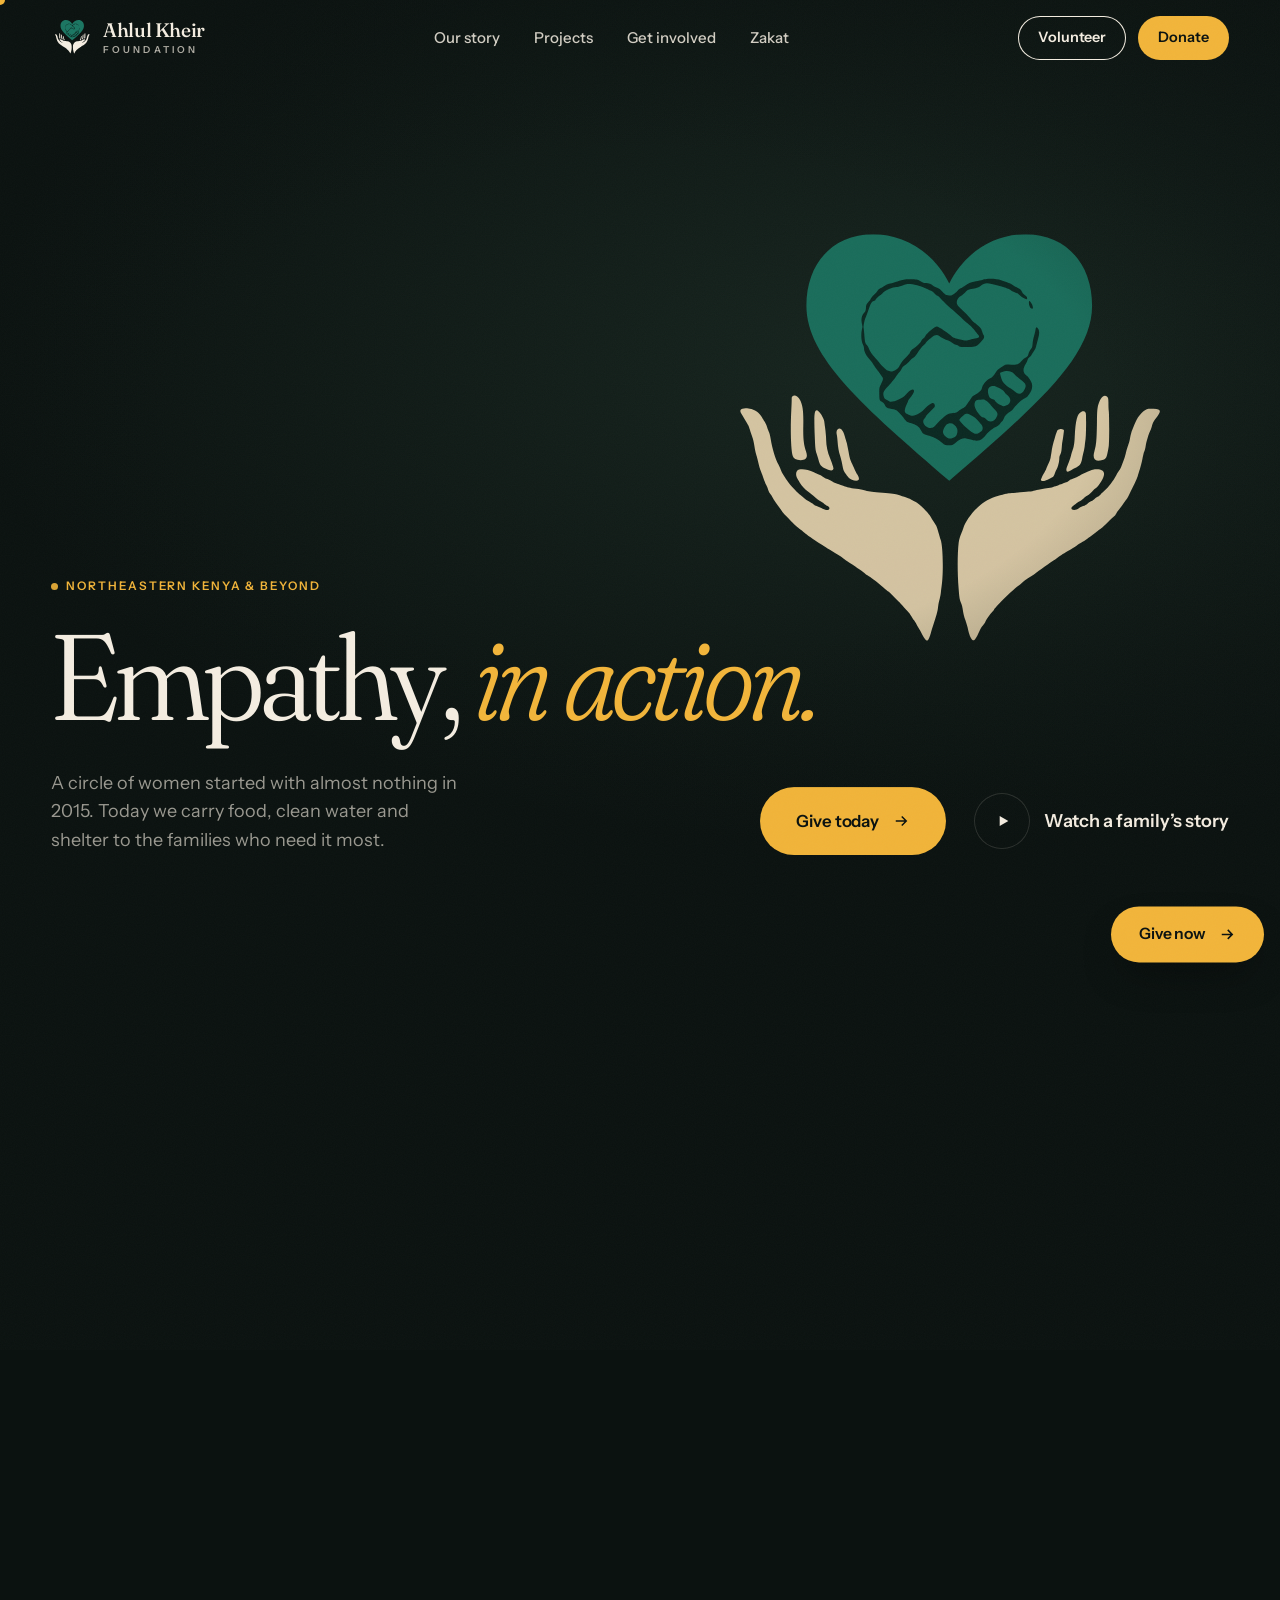
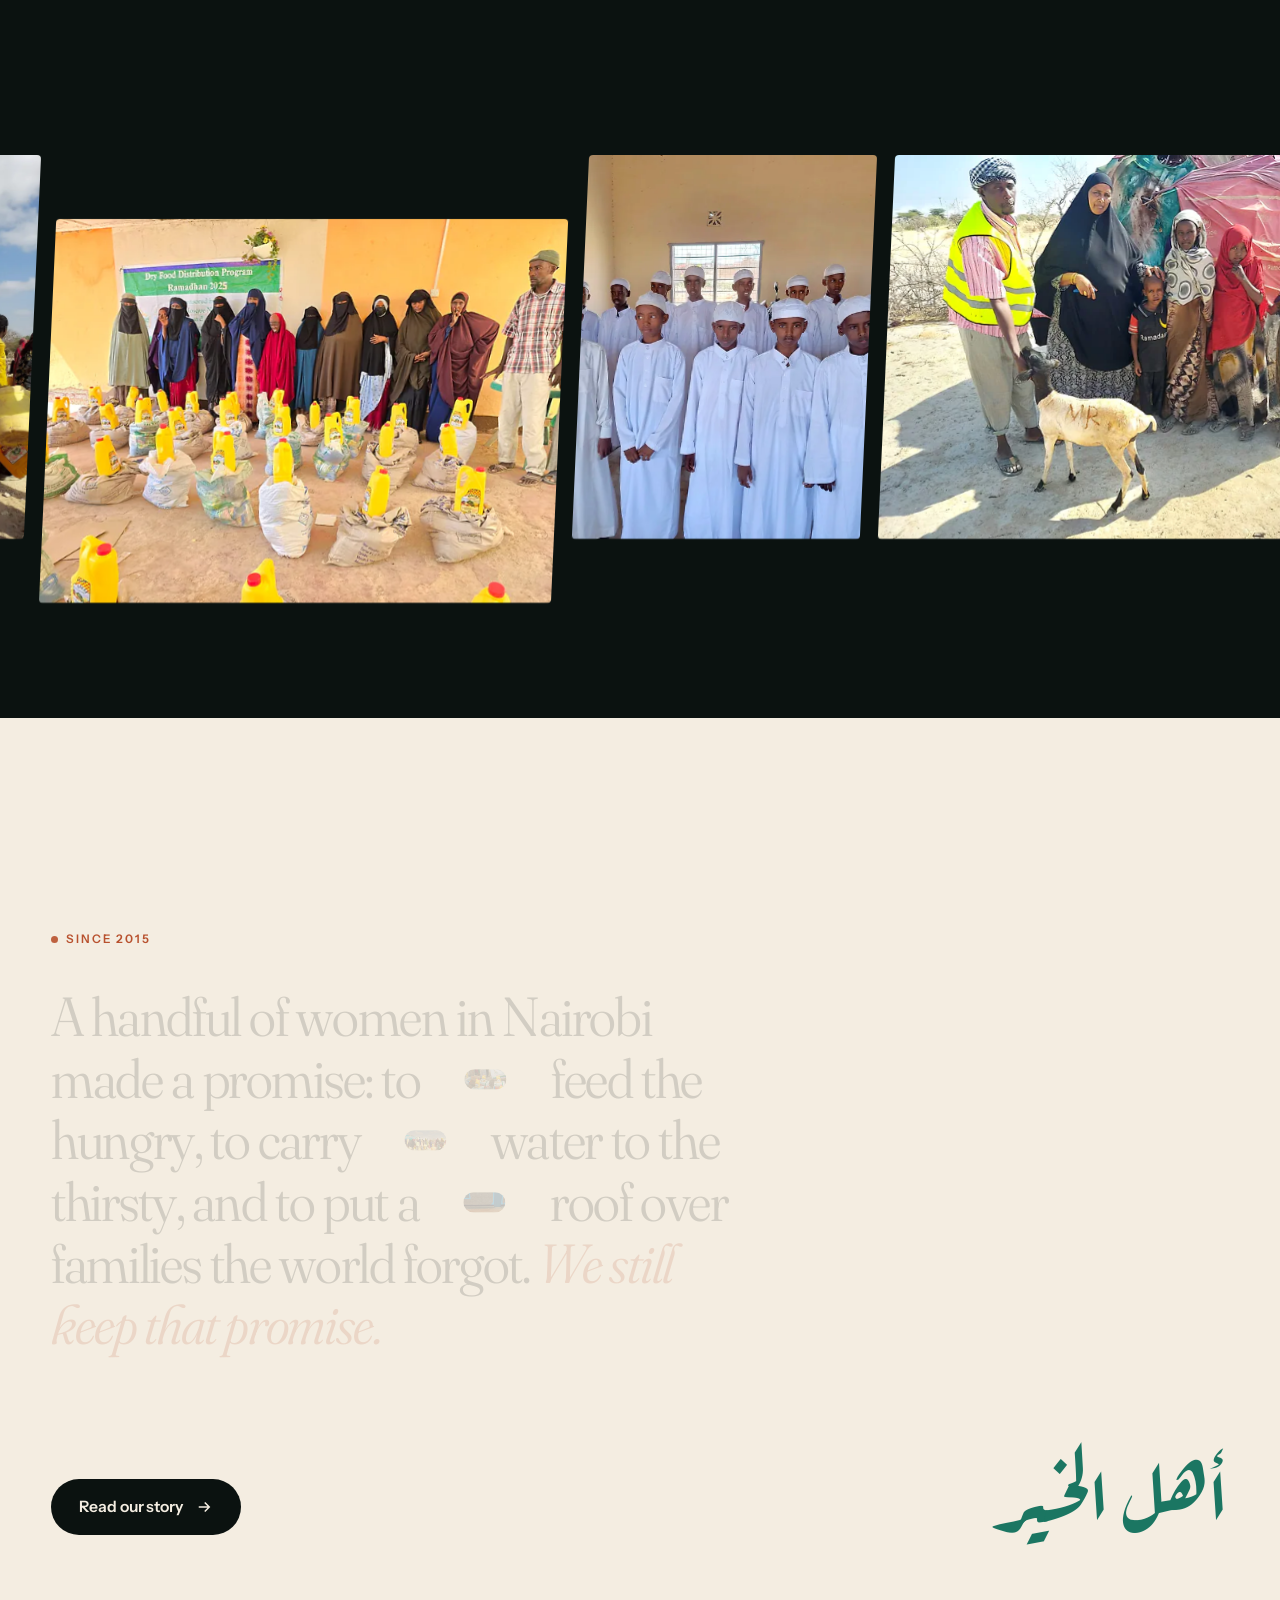
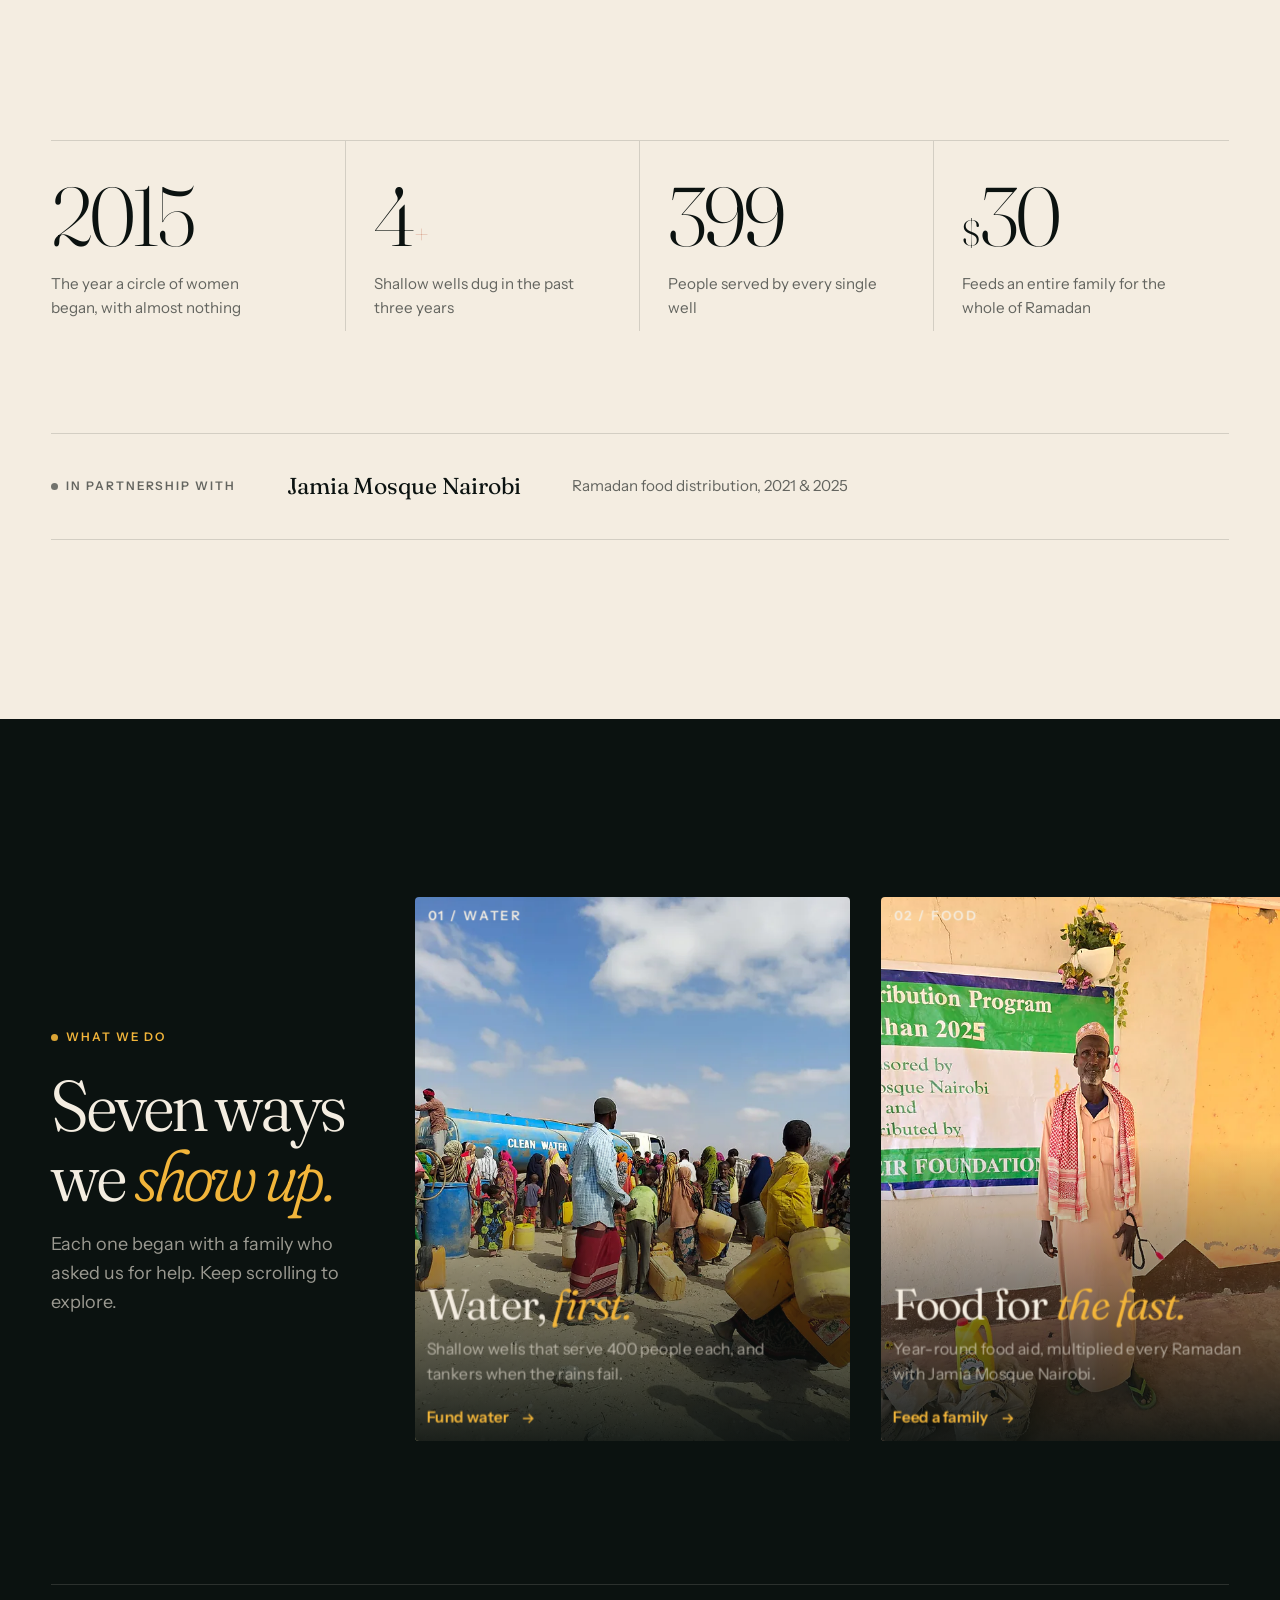
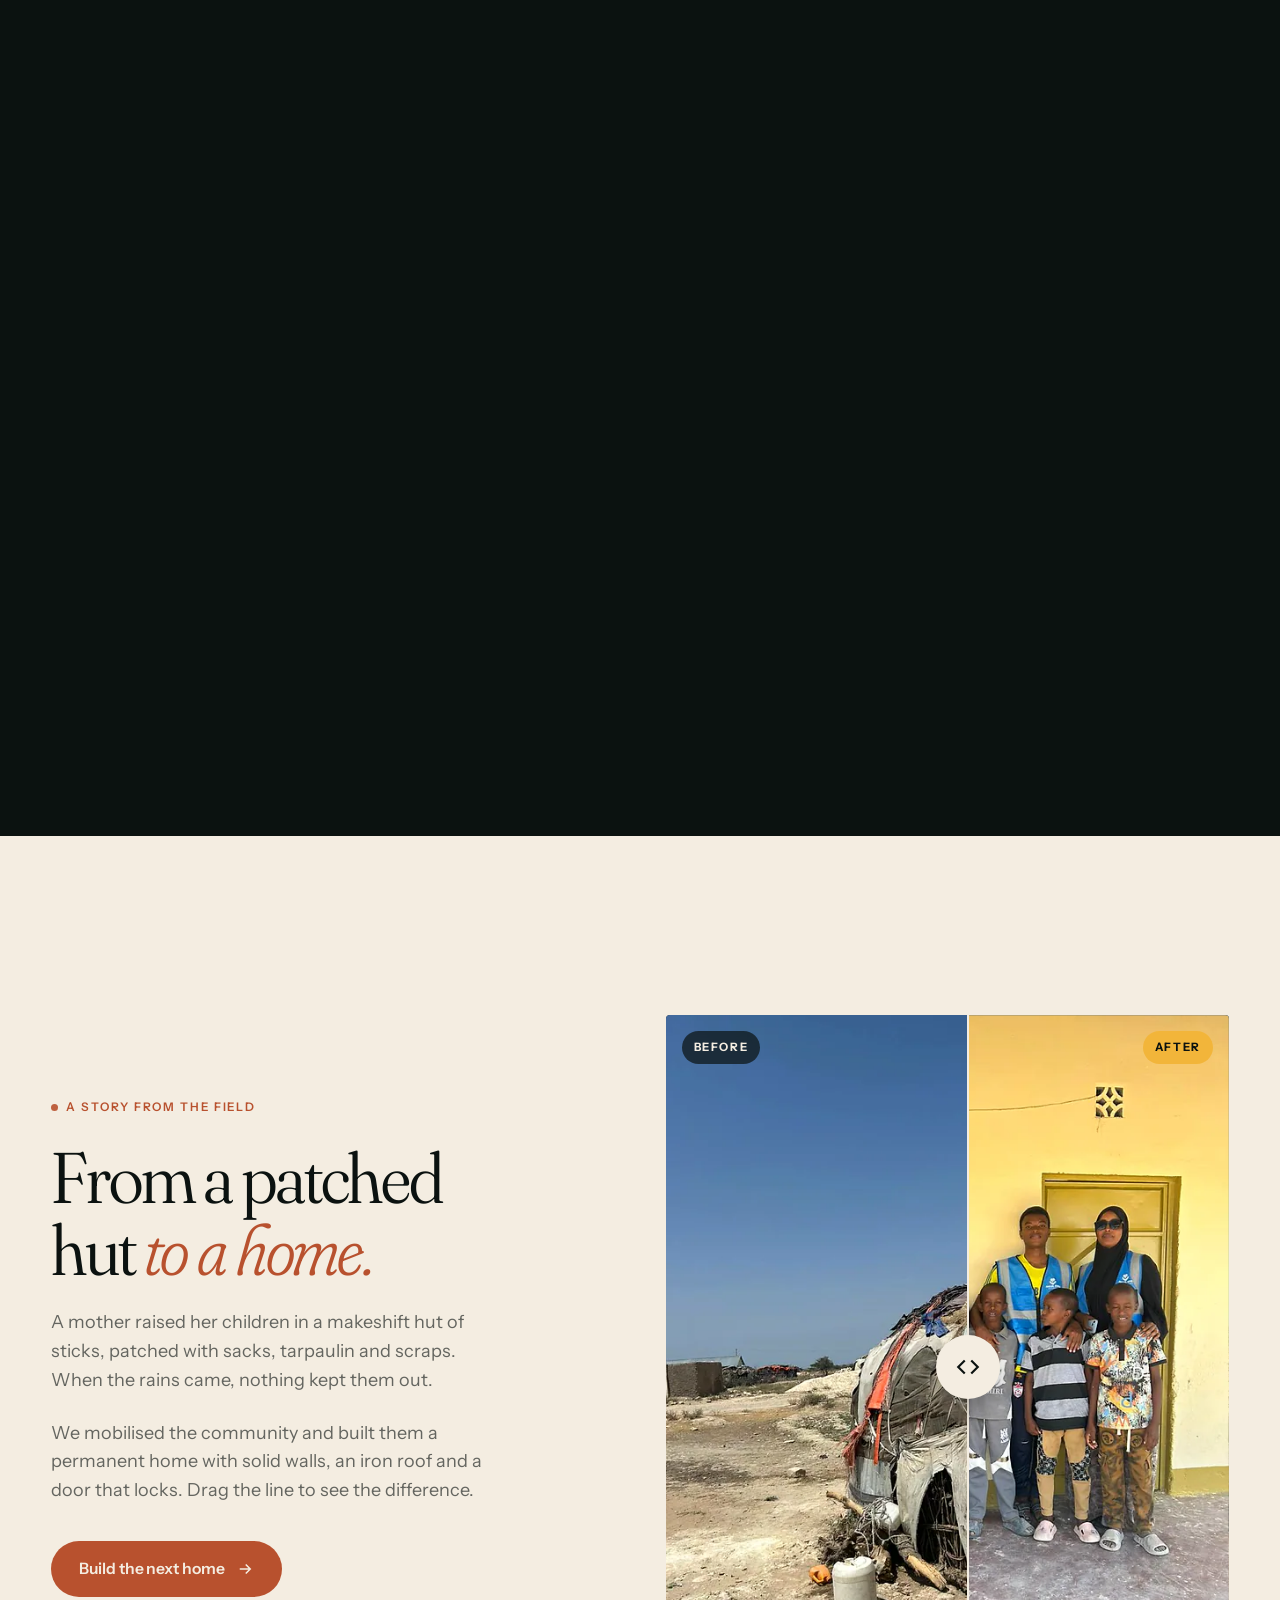
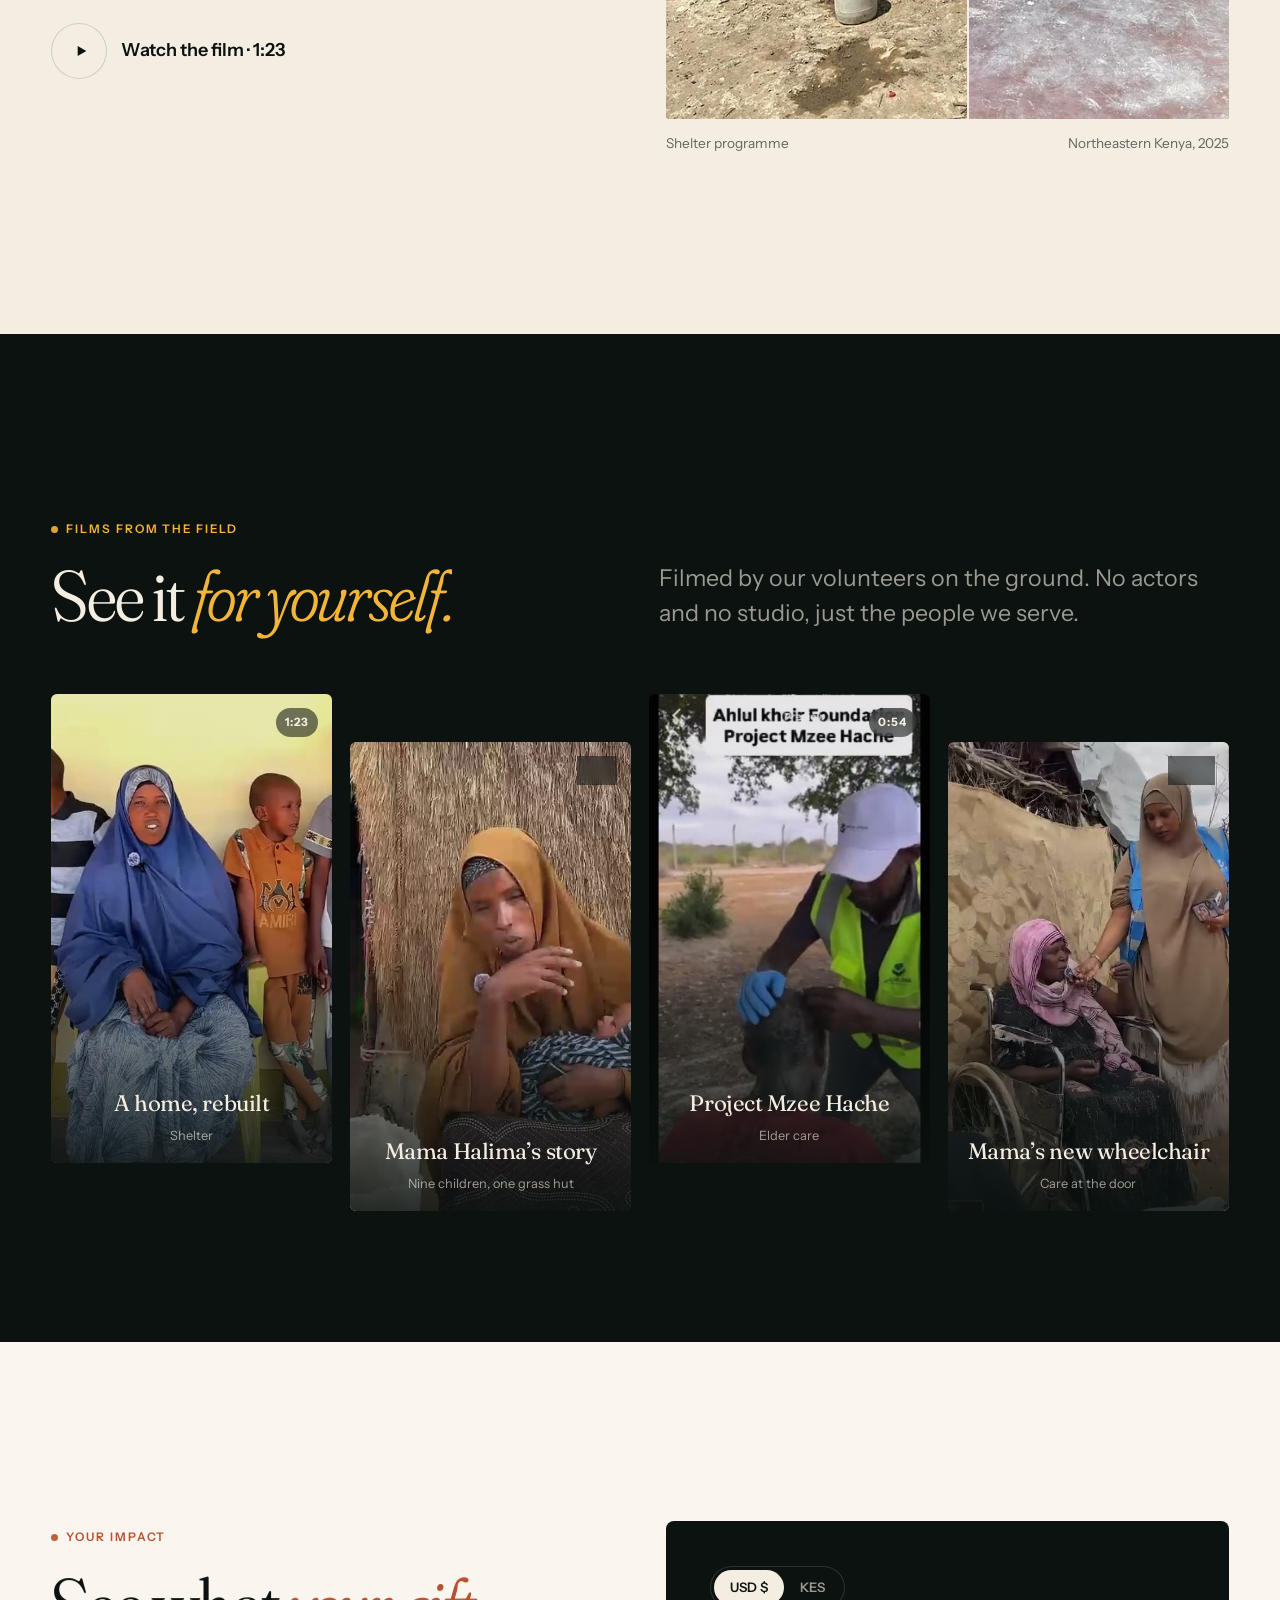
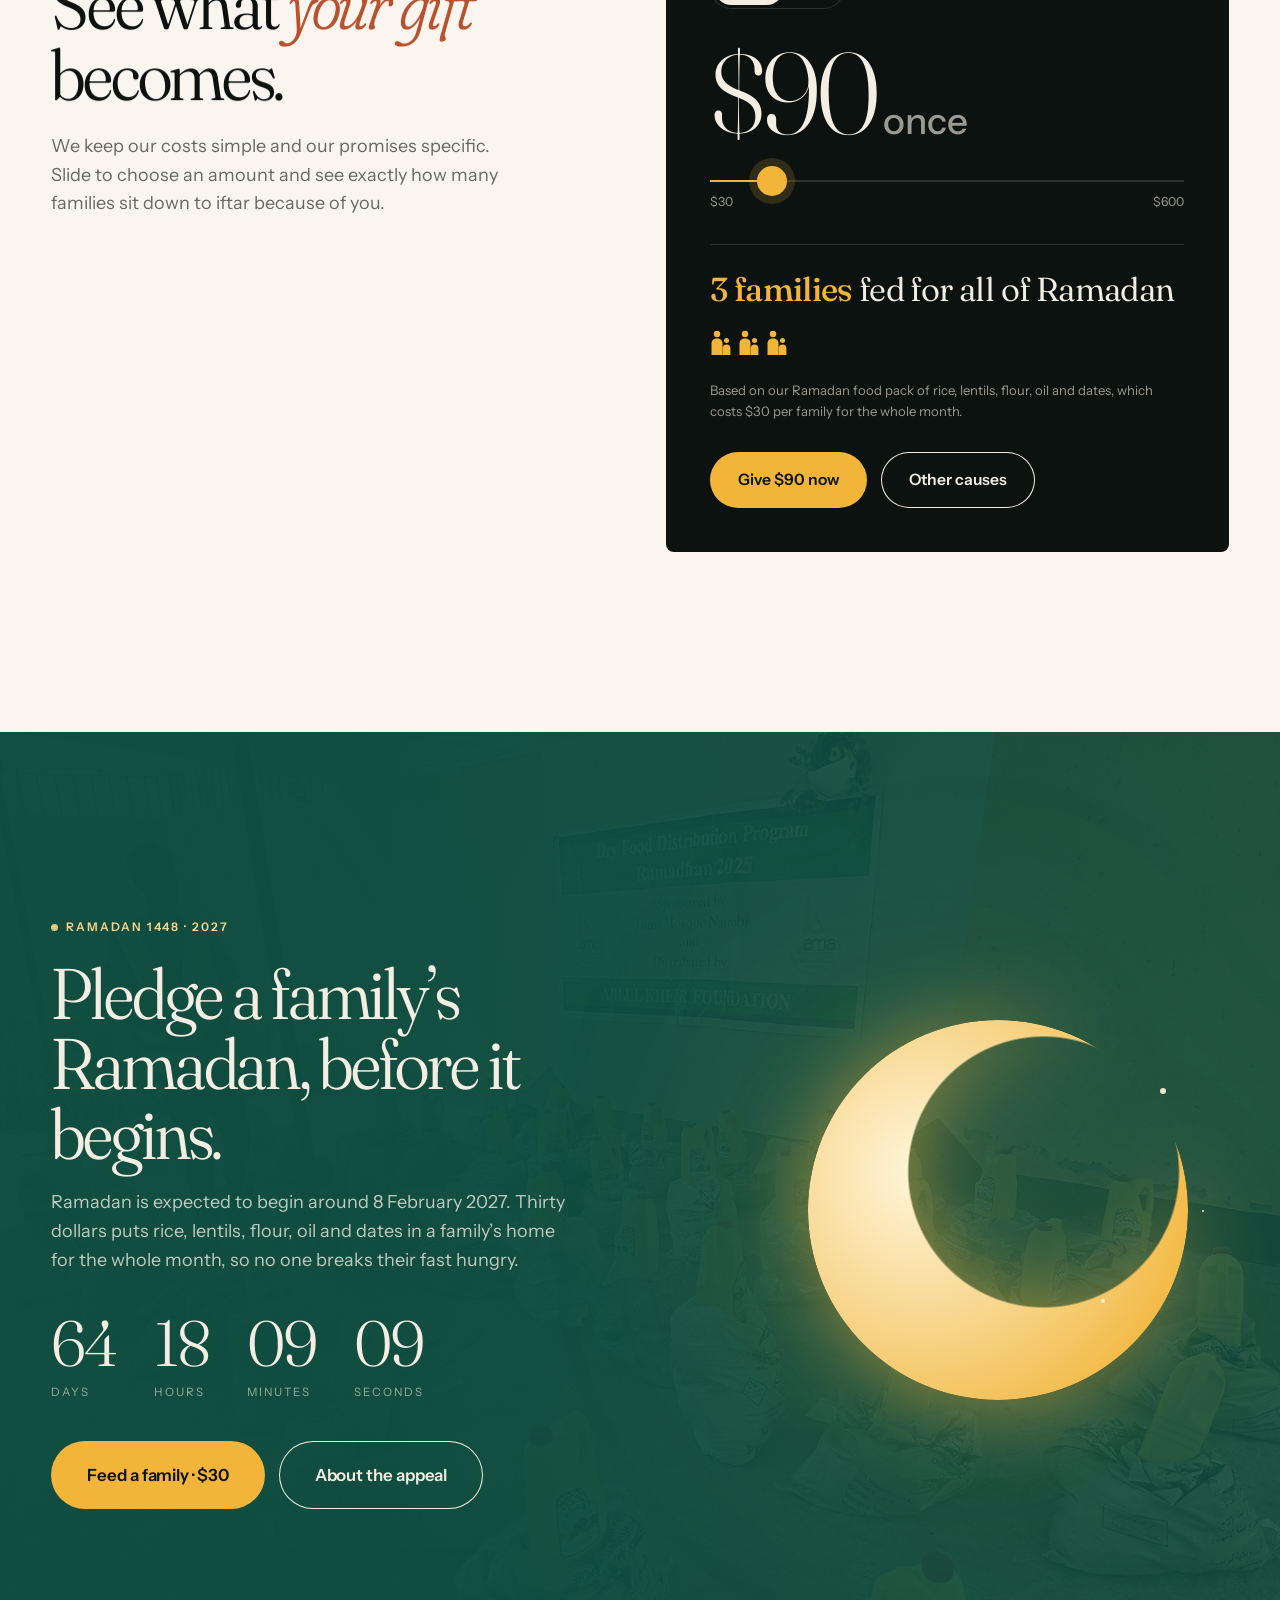
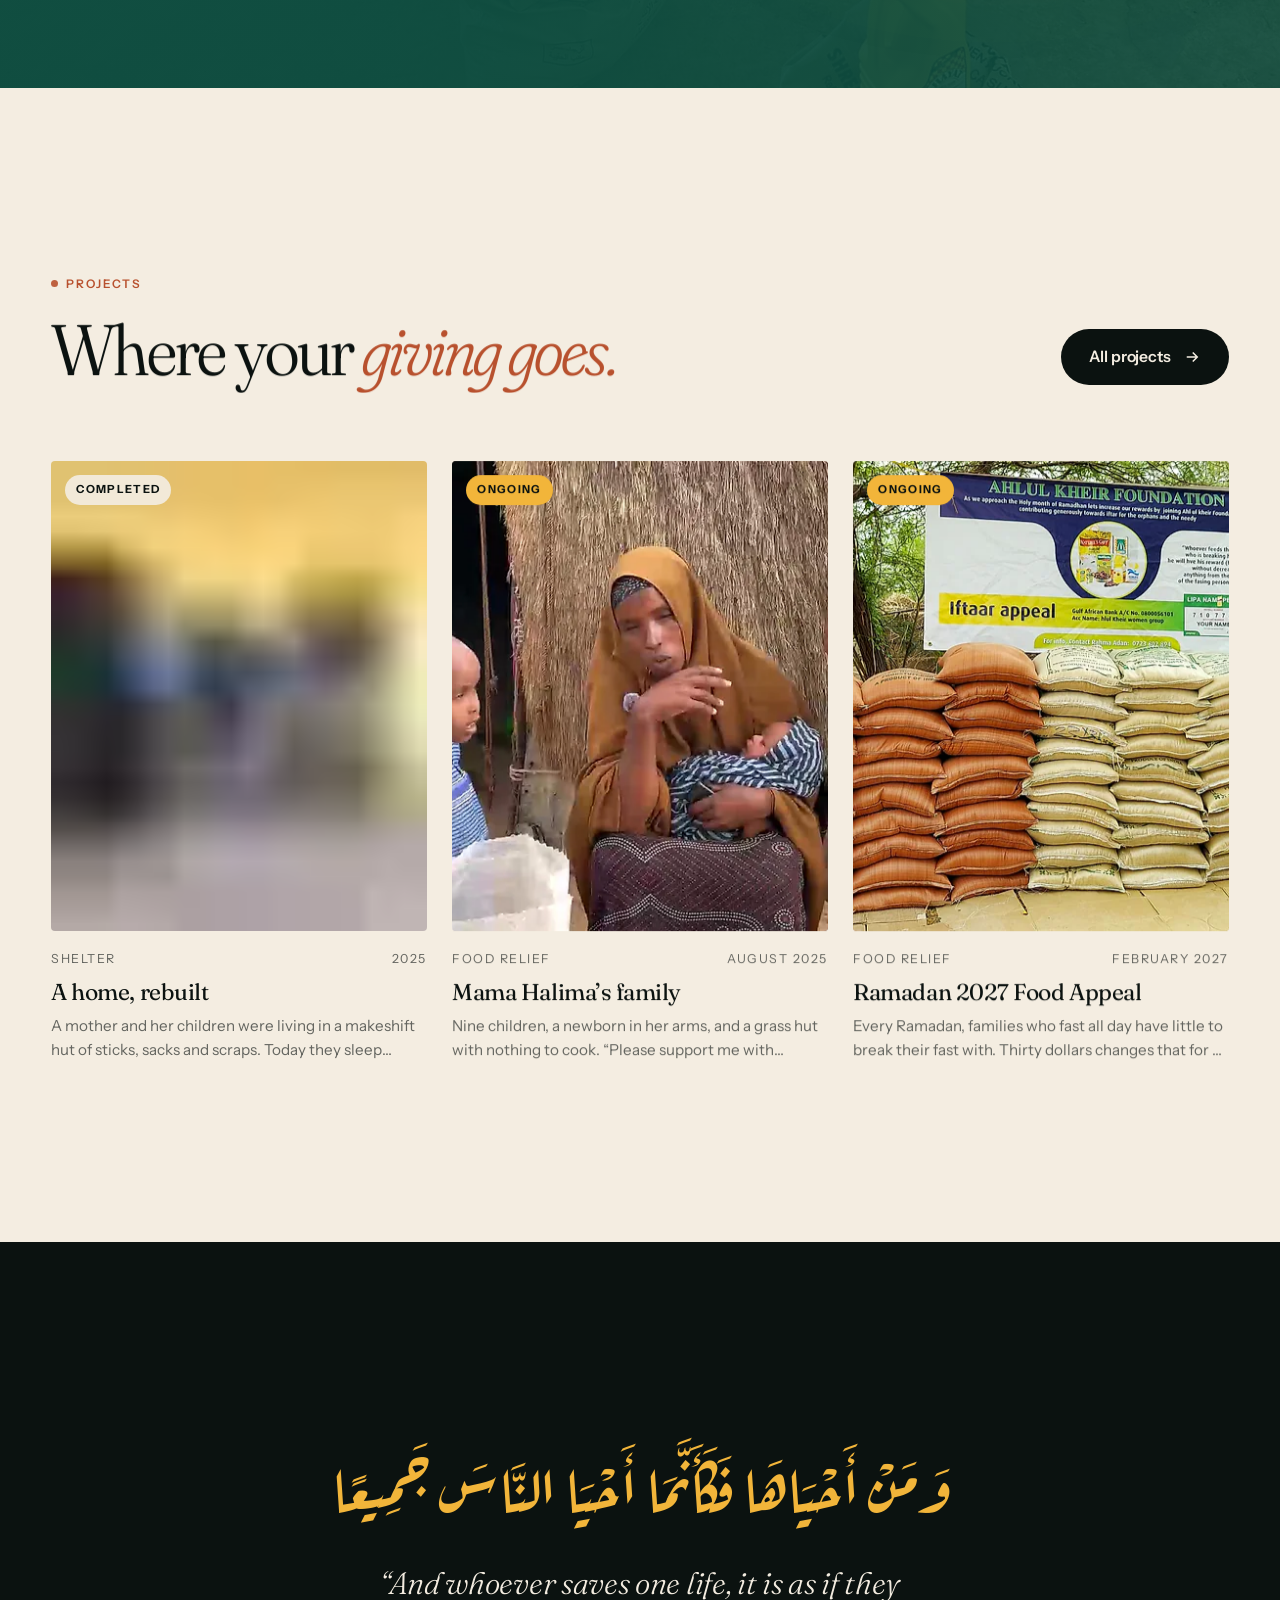
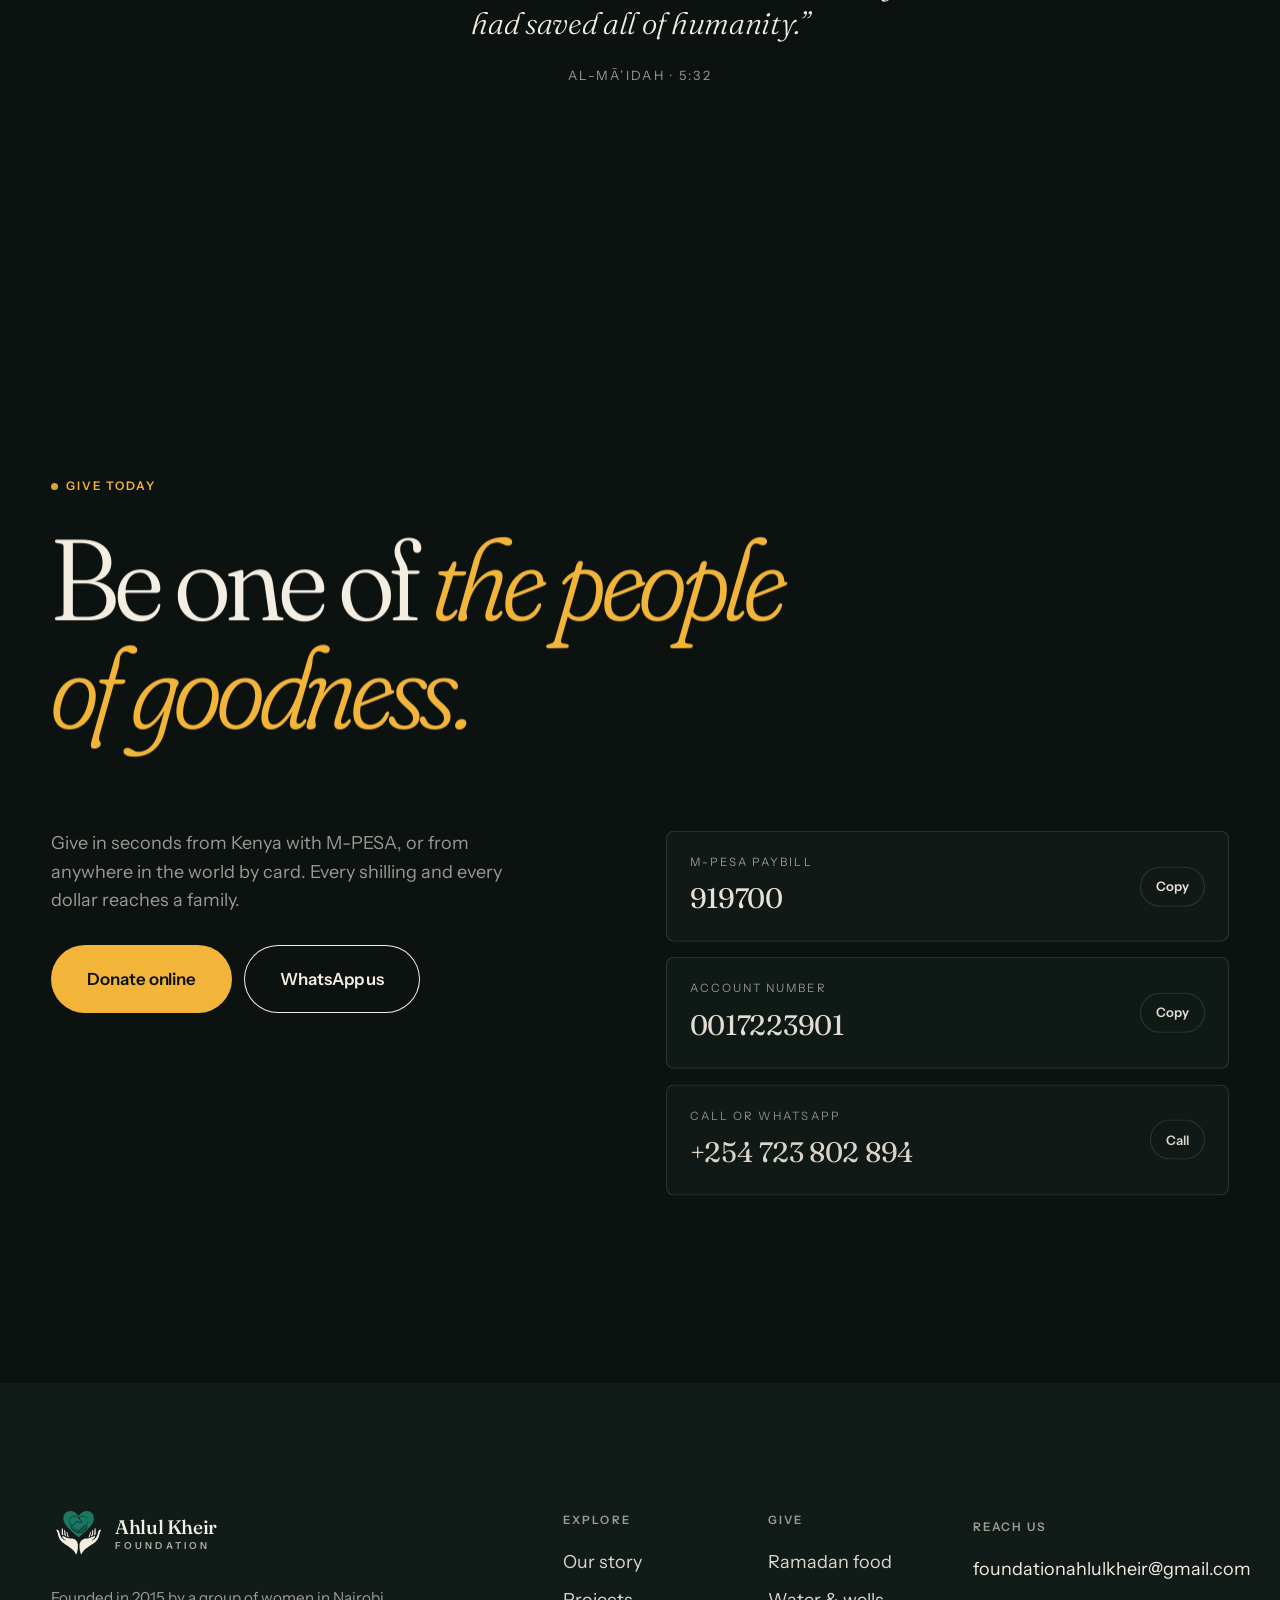
<file: login-admin.html>
<!doctype html>
<html lang="en"><head><meta charset="utf-8"><title>Ahlul Kheir Foundation | Ahlul Kheir Foundation</title>
<meta name="robots" content="noindex"><meta http-equiv="refresh" content="0; url=index.html"><link rel="canonical" href="index.html">
<script>location.replace('index.html');</script></head>
<body style="background:#0b1210;color:#f4ede1;font-family:sans-serif;padding:40px">This page has moved. <a href="index.html" style="color:#f2b53a">Continue</a>.</body></html>
</file>
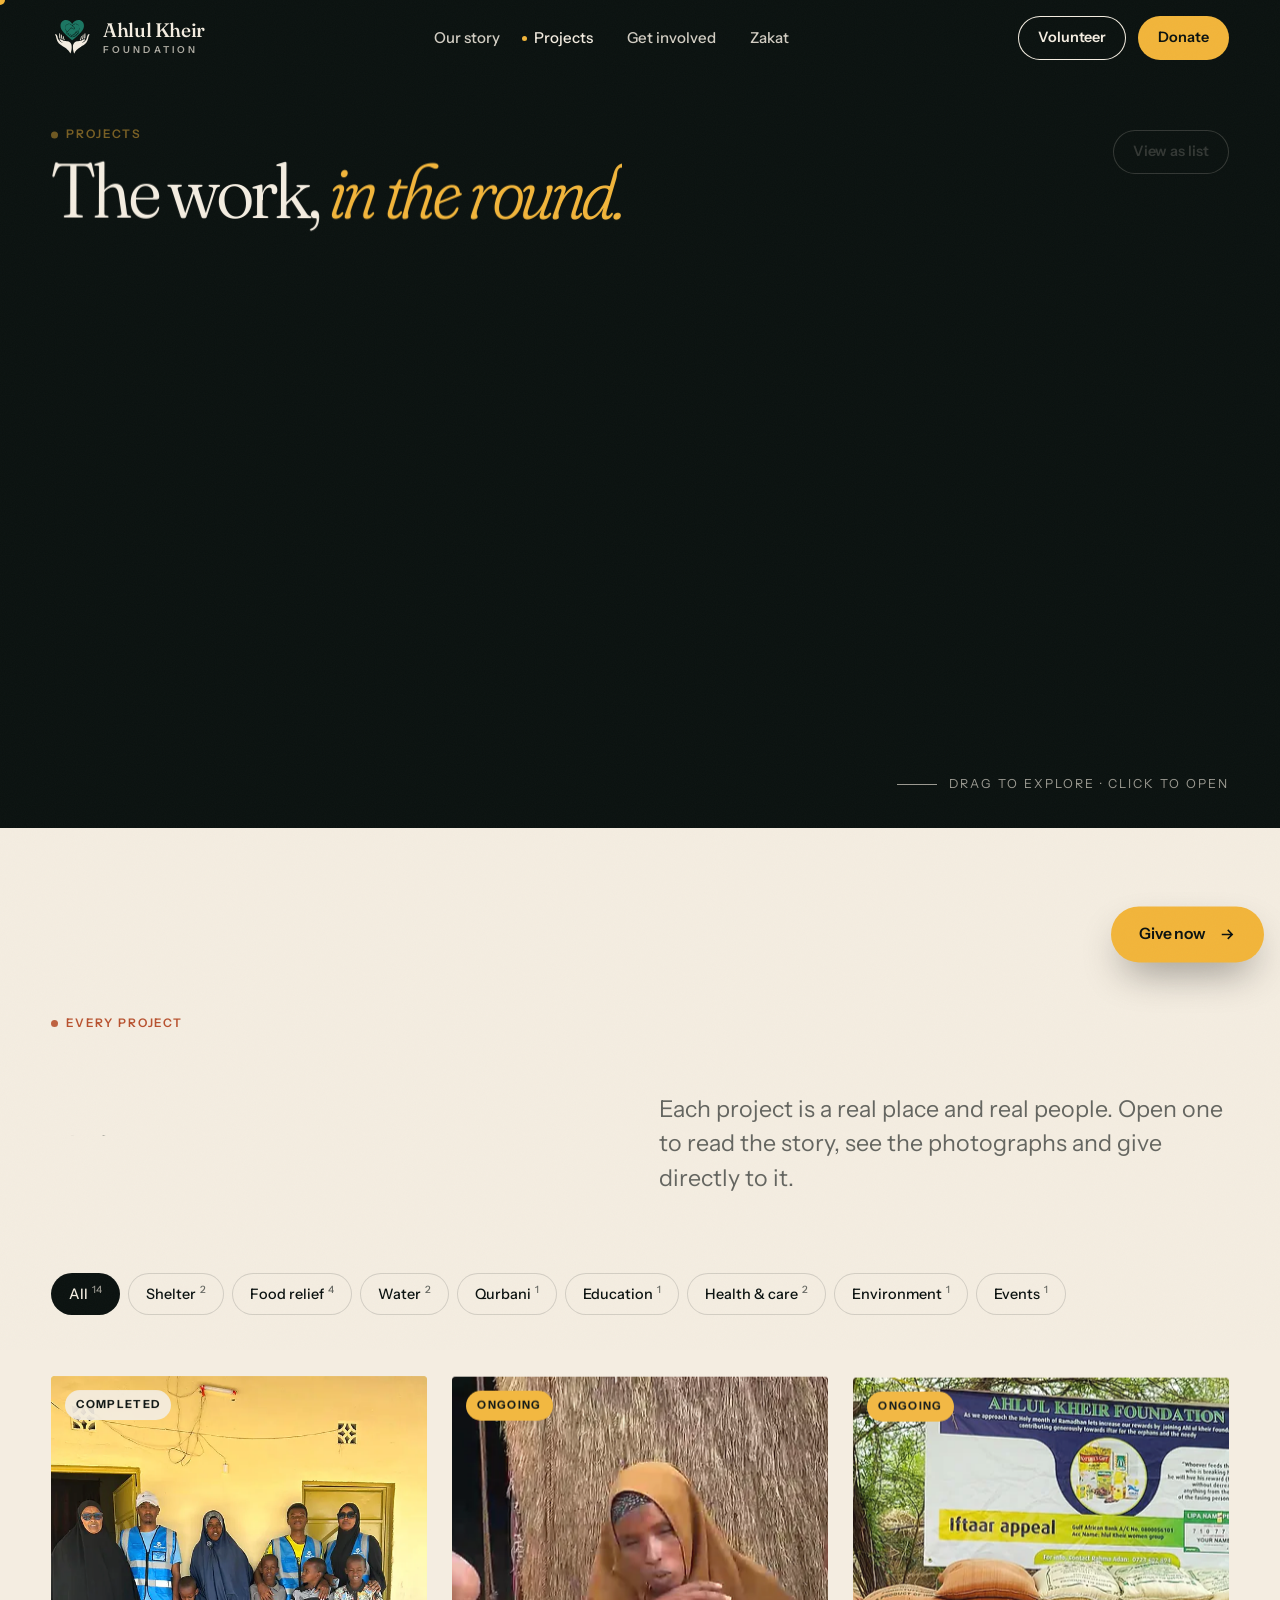
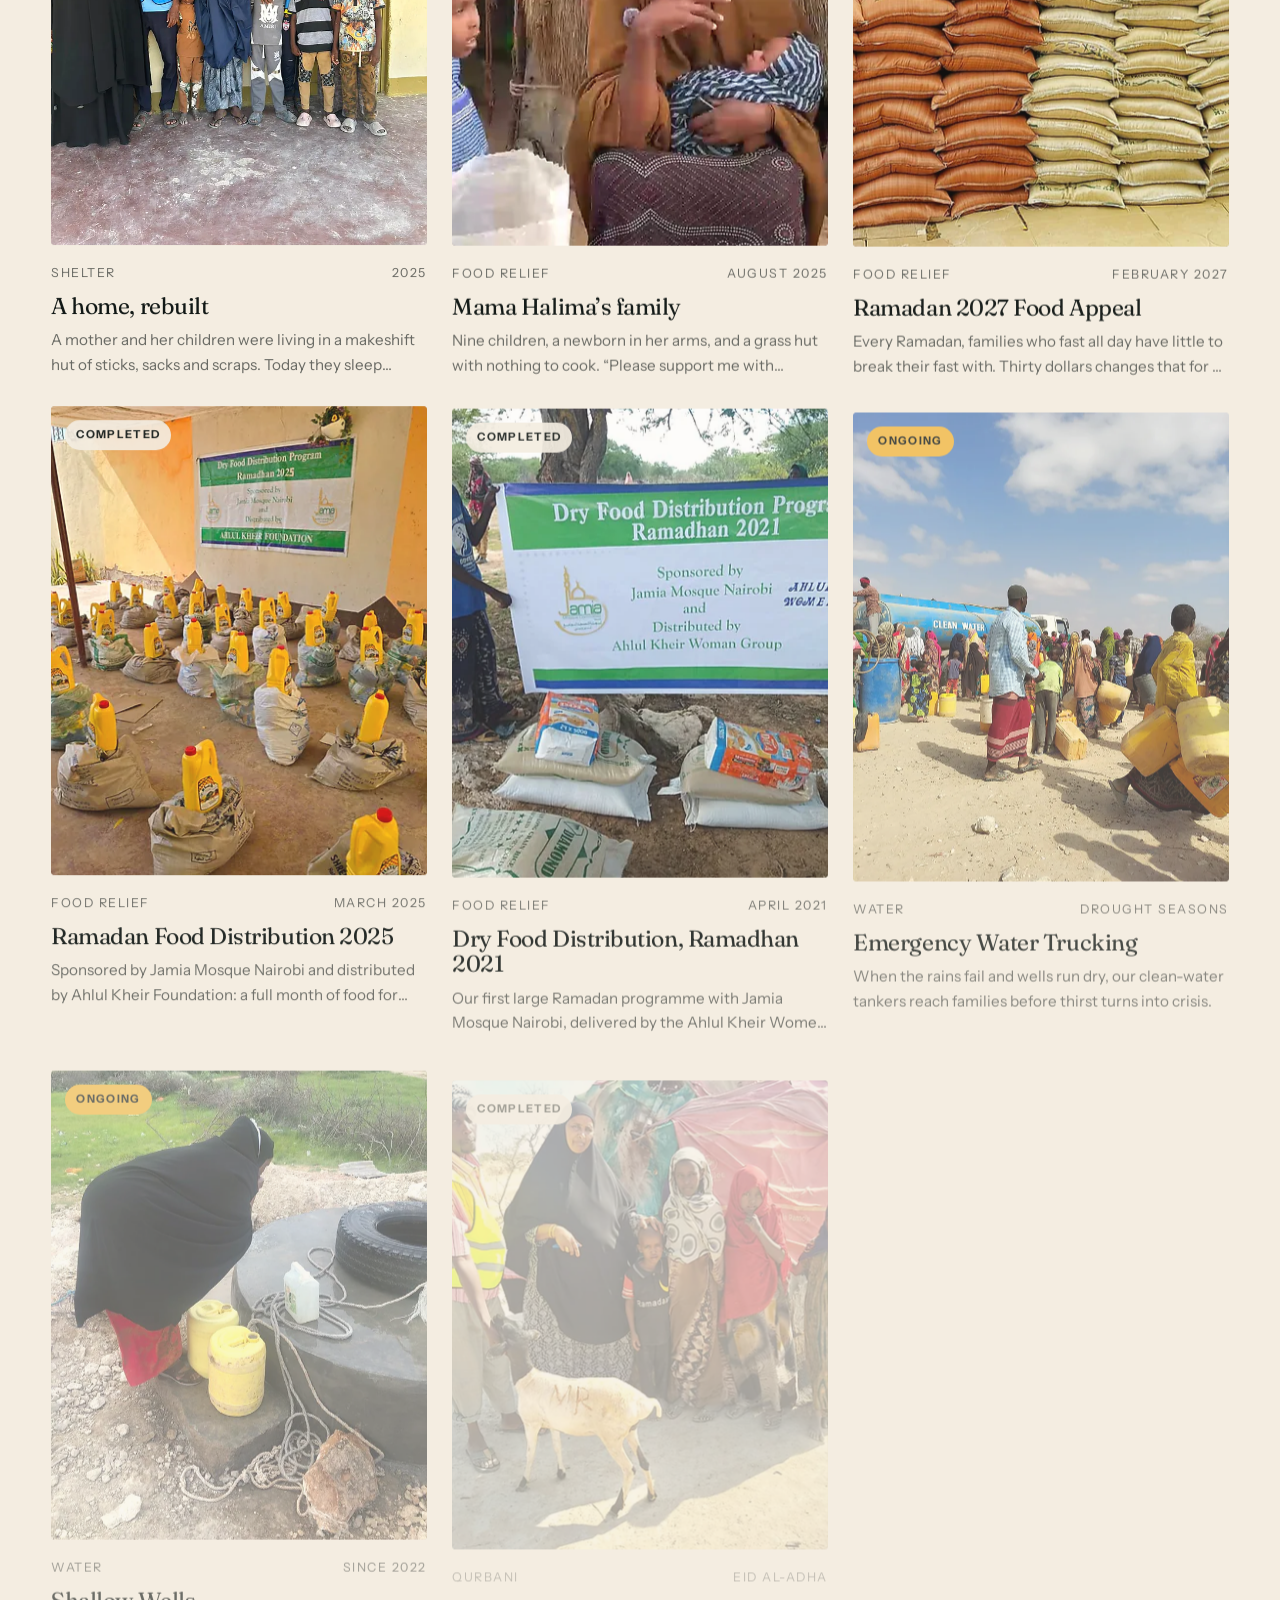
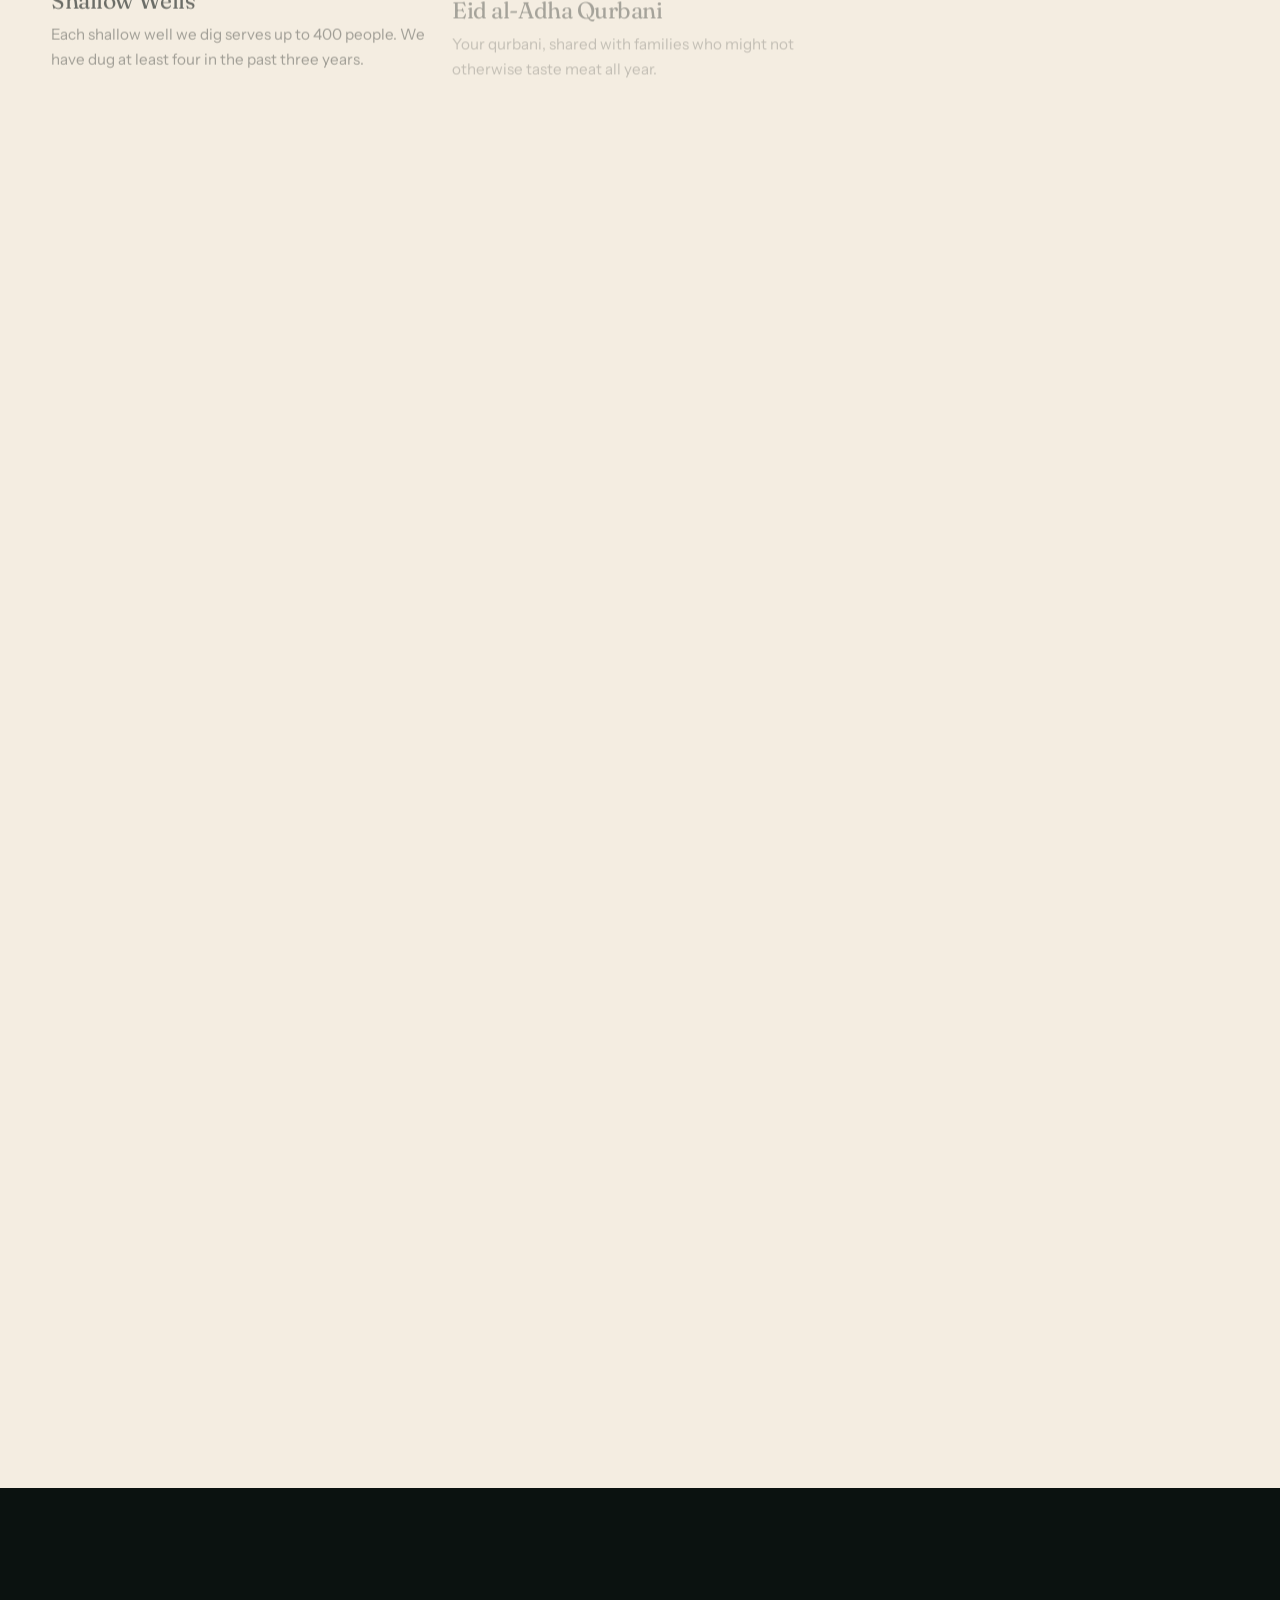
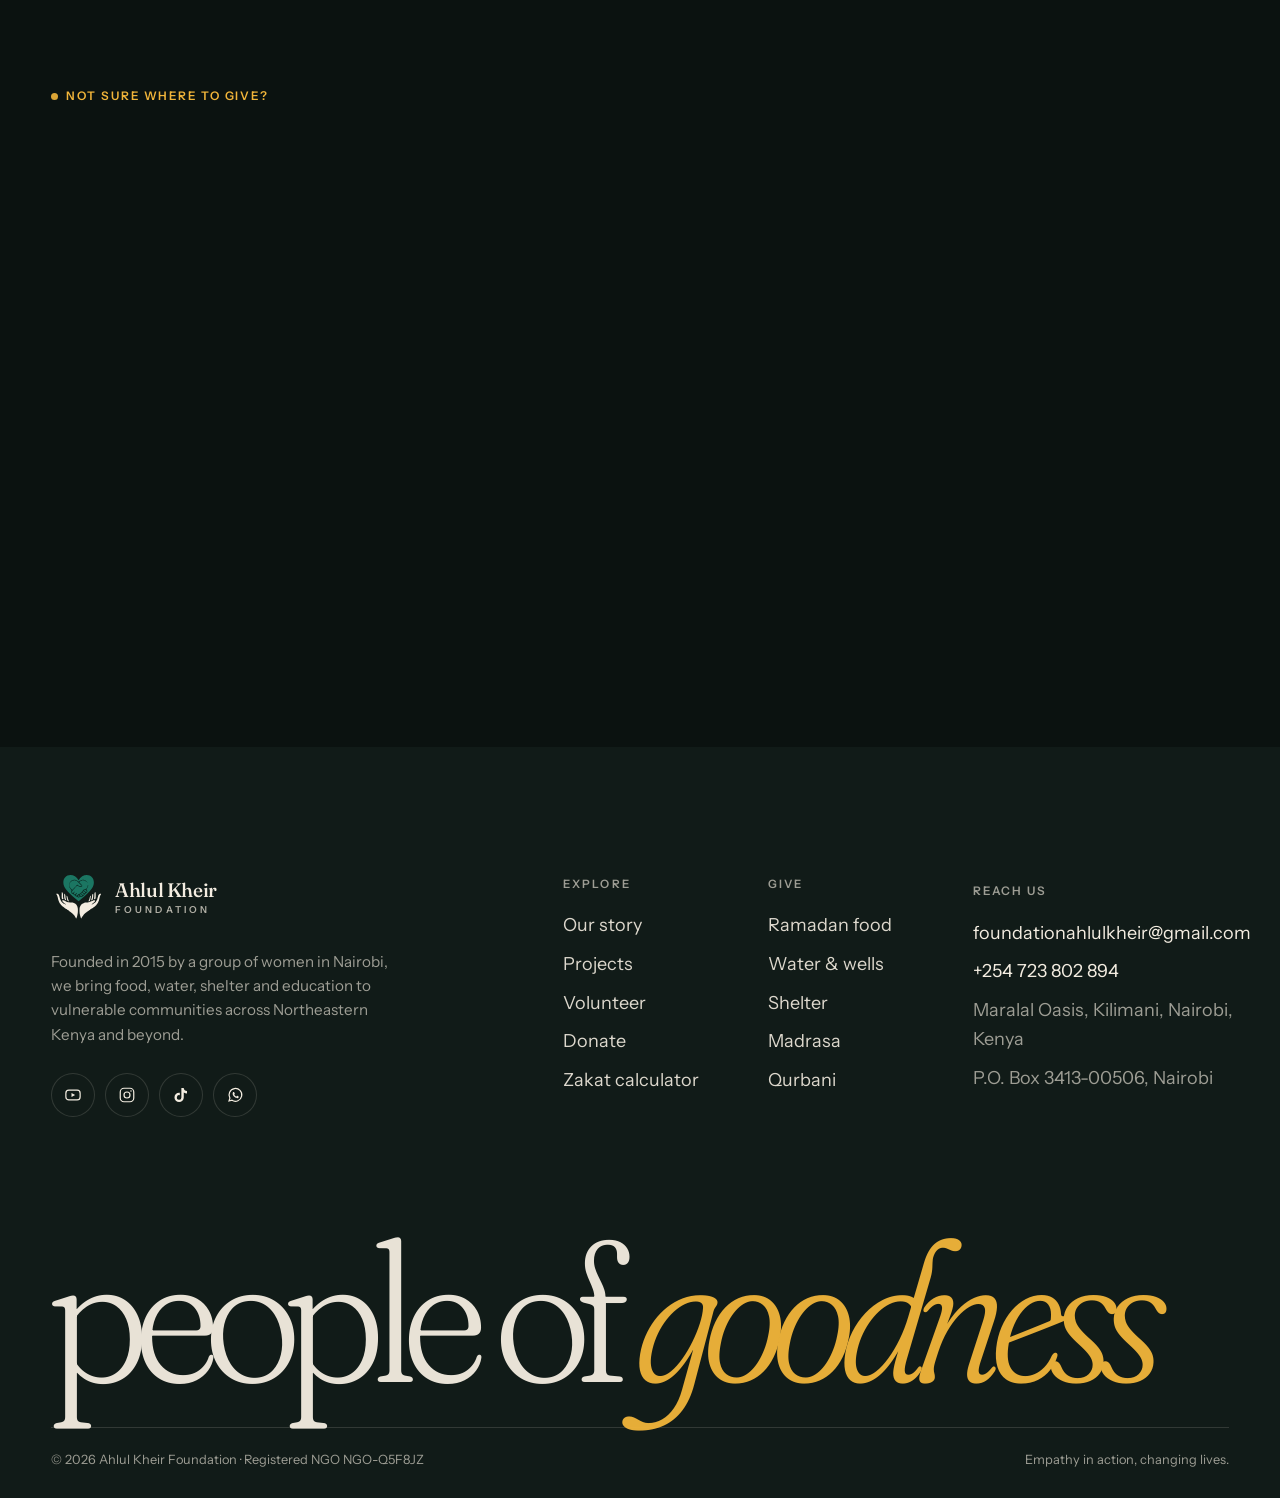
<file: project.html>
<!doctype html>
<html lang="en">
<head>
<meta charset="utf-8">
<meta name="viewport" content="width=device-width, initial-scale=1">
<title>Project | Ahlul Kheir Foundation</title>
<meta name="description" content="A project by Ahlul Kheir Foundation.">
<meta name="theme-color" content="#0b1210">
<link rel="icon" href="assets/img/mark.svg" type="image/svg+xml">
<link rel="preconnect" href="https://fonts.googleapis.com">
<link rel="preconnect" href="https://fonts.gstatic.com" crossorigin>
<link href="https://fonts.googleapis.com/css2?family=Aref+Ruqaa:wght@400;700&family=Fraunces:ital,opsz,wght,SOFT@0,9..144,300..700,0..100;1,9..144,300..700,0..100&family=Instrument+Sans:wght@400..700&display=swap" rel="stylesheet">
<link rel="stylesheet" href="assets/css/main.css">
<script src="assets/vendor/gsap.min.js" defer></script>
<script src="assets/vendor/ScrollTrigger.min.js" defer></script>
<script src="assets/vendor/lenis.min.js" defer></script>
<script type="module" src="assets/js/pages/project.js"></script>
</head>
<body>
<!-- nav:start -->
<a class="skip-link" href="#main">Skip to content</a>
<svg width="0" height="0" style="position:absolute" aria-hidden="true" focusable="false"><defs><symbol id="mark" viewBox="-45 20 1454 1290"><path class="m-heart" fill="var(--mark-heart, #1b7662)" d="M682.0 187.4C630.8 84.2 536.8 40.0 455.7 40.0C331.9 40.0 255.0 128.4 255.0 253.7C255.0 408.5 425.8 555.9 682.0 777.0C938.2 555.9 1109.0 408.5 1109.0 253.7C1109.0 128.4 1032.1 40.0 908.3 40.0C827.2 40.0 733.2 84.2 682.0 187.4Z"/><path class="m-shake" fill="var(--mark-shake, #0b2a23)" fill-rule="evenodd" d="M 793.269 174.024 C 789.842 174.492, 784.217 175.628, 780.769 176.548 C 777.321 177.468, 768.827 179.242, 761.894 180.490 C 747.318 183.113, 739.318 186.350, 730 193.395 C 726.425 196.098, 721.250 199.223, 718.500 200.340 C 711.780 203.068, 710.505 204.003, 707.109 208.690 C 703.898 213.124, 692.145 221.811, 687.591 223.117 C 685.693 223.662, 682.217 223.401, 677.591 222.367 C 670.705 220.829, 670.268 220.544, 662.500 212.526 C 655.751 205.560, 653.139 203.635, 645.798 200.221 C 641.011 197.995, 635.586 195.024, 633.742 193.617 C 627.882 189.147, 620.983 186.697, 612.274 185.993 C 605.322 185.432, 603.231 184.813, 598.774 181.999 C 588.215 175.332, 587.290 175.080, 570.833 174.396 C 553.951 173.694, 540.873 175.257, 532.792 178.943 C 527.978 181.138, 511.986 185.989, 501.756 188.357 C 497.462 189.351, 492.919 191.327, 489.256 193.795 C 486.090 195.927, 480.618 199.195, 477.096 201.057 C 472.076 203.711, 469.962 205.584, 467.314 209.724 C 465.456 212.628, 461.588 216.857, 458.718 219.121 C 453.404 223.314, 447 231.273, 447 233.685 C 447 234.418, 444.486 237.752, 441.413 241.095 C 434.712 248.384, 433 252.128, 433 259.500 C 433 265.772, 431.039 271.303, 427.503 275 C 420.229 282.608, 417.816 294.364, 420.883 307.258 C 422.966 316.015, 422.966 316.015, 420.990 324.258 C 417.401 339.229, 418.929 360.433, 424.323 370.492 C 426.139 373.879, 427 376.997, 427 380.190 C 427 389.712, 432.326 401.230, 440.974 410.412 C 445.208 414.907, 449.973 420.815, 451.564 423.542 C 457.205 433.215, 465.803 445.542, 468.972 448.500 C 470.740 450.150, 473.328 453.750, 474.723 456.500 C 476.118 459.250, 478.828 463.246, 480.745 465.381 C 485.386 470.548, 484.947 474.104, 477.891 488.500 C 472.500 499.500, 472.500 499.500, 472.813 516.934 C 473.164 536.450, 473.434 537.400, 479.354 539.937 C 483.819 541.851, 488.142 546.702, 490.577 552.531 C 492.385 556.857, 496.692 559.599, 503.975 561.060 C 523.075 564.891, 522.575 564.681, 531.435 572.586 C 537.117 577.654, 541.684 582.955, 545.968 589.451 C 552.817 599.838, 555.101 601.498, 566.564 604.415 C 582.292 608.418, 592.139 615.413, 597.818 626.616 C 602.845 636.535, 604.495 637.597, 622 642.197 C 637.040 646.149, 648.570 652.472, 661.363 663.783 C 667.519 669.226, 672.364 670.953, 681.554 670.978 C 690.787 671.003, 695.206 668.900, 704.500 660.058 C 709.775 655.039, 721.483 650, 727.869 650 C 731.765 650, 746.360 653.400, 751.218 655.439 C 755.615 657.285, 768.124 657.528, 773.101 655.864 C 778.677 653.999, 786.671 647.375, 790.951 641.072 C 793.159 637.821, 796.436 634.132, 798.233 632.874 C 800.030 631.615, 804.228 627.989, 807.562 624.815 C 811.144 621.405, 815.422 618.409, 818.019 617.493 C 824.407 615.240, 831.648 610.303, 833.906 606.664 C 834.985 604.924, 837.464 601.958, 839.414 600.073 C 841.586 597.975, 843.957 594.039, 845.530 589.921 C 848.464 582.243, 854.401 576.033, 864.712 569.857 C 869.443 567.024, 871.906 564.580, 875.800 558.857 C 882.563 548.919, 898.845 534.700, 909.250 529.646 C 912.413 528.110, 915.008 526.548, 915.017 526.176 C 915.026 525.804, 917.660 522.220, 920.870 518.212 C 928.811 508.296, 931.468 498.187, 929.098 486.915 C 927.722 480.375, 918.456 466.064, 913.684 463.111 C 902.183 455.992, 900.881 443.825, 910.028 428.957 C 912.213 425.405, 914.952 419.642, 916.116 416.148 C 917.801 411.086, 918.914 409.393, 921.596 407.811 C 923.561 406.651, 926.480 403.261, 928.612 399.663 C 930.620 396.273, 934.019 390.932, 936.164 387.794 C 938.975 383.683, 940.654 379.630, 942.170 373.294 C 943.327 368.457, 945.787 358.941, 947.637 352.146 C 952.327 334.916, 951.942 326.855, 946.102 320.029 C 942.359 315.653, 941.065 317.177, 939.472 327.836 C 938.723 332.850, 936.954 340.159, 935.540 344.078 C 934.126 347.997, 932.490 355.546, 931.905 360.852 C 931.320 366.158, 930.629 372.379, 930.370 374.676 C 930.073 377.311, 928.774 380.262, 926.849 382.676 C 923.016 387.481, 919.463 394.447, 918.525 399 C 917.424 404.342, 915.660 406.428, 909.687 409.450 C 906.149 411.240, 902.020 414.667, 898.022 419.133 C 887.831 430.515, 883.118 431.821, 860.450 429.549 C 851.133 428.615, 850.909 428.695, 836.157 438.324 C 827.510 443.969, 826.340 445.143, 820.434 454.100 C 813.507 464.606, 810.292 467.805, 802.894 471.554 C 792.860 476.638, 780.929 491.317, 779.594 500.220 C 778.688 506.263, 770.091 514.473, 759.275 519.626 C 753.037 522.597, 751.602 523.799, 748.775 528.414 C 746.974 531.354, 743.126 537.077, 740.225 541.130 C 737.324 545.184, 733.606 550.434, 731.962 552.798 C 729.698 556.054, 727.376 557.812, 722.374 560.056 C 718.744 561.685, 713.533 565.033, 710.794 567.495 C 705.159 572.561, 702.293 573.540, 689.343 574.821 C 681.036 575.643, 679.668 576.088, 674.611 579.613 C 666.868 585.011, 652.527 598.313, 643.017 608.920 C 635.911 616.846, 634.505 617.944, 630.315 618.837 C 614.516 622.207, 597.515 603.150, 606.843 592.526 C 608.573 590.556, 610.932 587.044, 612.086 584.722 C 613.301 582.278, 619.411 575.437, 626.592 568.480 C 637.940 557.488, 639 556.154, 639 552.865 C 639 547.503, 635.604 543.630, 631.602 544.427 C 626.410 545.462, 615.609 553.384, 610.844 559.654 C 602.657 570.425, 582.775 582.372, 573 582.393 C 564.665 582.412, 552.117 576.761, 549.751 571.924 C 547.770 567.876, 550.018 557.876, 555.259 547.423 C 556.616 544.715, 558.286 540.774, 558.969 538.664 C 559.653 536.555, 561.429 533.405, 562.917 531.664 C 575.423 517.039, 579.604 507.645, 574.913 504.709 C 570.120 501.709, 561.603 507.632, 549.779 522.191 C 543.485 529.942, 518.695 540.932, 507.385 540.985 C 505.382 540.995, 502.170 539.573, 498.385 537.002 C 495.148 534.804, 492.007 533.004, 491.405 533.002 C 489.308 532.998, 487.277 529.458, 485.712 523.080 C 483.612 514.516, 485.400 509.616, 494.170 499.910 C 497.651 496.057, 503.875 489.195, 508 484.660 C 512.125 480.126, 518.425 472.160, 522 466.958 C 525.575 461.756, 530.404 455.437, 532.732 452.916 C 535.059 450.395, 538.048 445.895, 539.374 442.916 C 542.031 436.946, 543.586 435.327, 552.675 429.068 C 556.071 426.729, 560.935 422.162, 563.483 418.918 C 566.305 415.326, 570.304 411.743, 573.714 409.750 C 578.165 407.149, 580.395 404.842, 584.599 398.490 C 594.568 383.424, 601.296 374.798, 605.389 371.833 C 607.642 370.201, 610.731 366.865, 612.253 364.420 C 613.774 361.975, 617.555 358.068, 620.653 355.737 C 623.751 353.407, 627.955 350.045, 629.995 348.267 C 638.344 340.991, 646.035 339.377, 651.215 343.814 C 658.302 349.885, 670.185 355.771, 678.930 357.543 C 680.817 357.925, 685.542 360.672, 689.430 363.648 C 693.923 367.086, 698.505 369.629, 702 370.625 C 705.025 371.487, 709.150 373.255, 711.166 374.554 C 714.664 376.809, 715.739 376.929, 734.666 377.171 C 760.152 377.498, 762.622 376.716, 774.358 364.607 C 786.049 352.545, 788.520 346.915, 784.472 341.564 C 783.667 340.499, 781.834 335.774, 780.400 331.064 C 777.910 322.885, 777.449 322.167, 770.146 315.103 C 765.941 311.034, 760.250 306.246, 757.500 304.463 C 751.766 300.744, 749.321 298.232, 745.606 292.241 C 744.153 289.899, 736.142 281.349, 727.803 273.241 C 719.465 265.134, 711.165 257.024, 709.360 255.220 C 700.326 246.192, 704.218 231.583, 717.683 223.984 C 720.580 222.349, 726.269 217.637, 730.327 213.514 C 737.704 206.016, 737.704 206.016, 747.602 204.004 C 762.769 200.921, 770.442 198.309, 775.358 194.557 C 789.197 183.993, 795.085 183.954, 830 194.195 C 855.026 201.536, 859.463 203.196, 867 208.036 C 871.125 210.685, 877.200 213.625, 880.500 214.569 C 885.278 215.935, 887.648 217.408, 892.135 221.800 C 898.058 227.596, 908.893 233.987, 912.810 233.995 C 914.863 233.999, 915.086 233.589, 914.810 230.310 C 914.537 227.058, 913.748 226.080, 908.158 222.060 C 901.921 217.575, 901.051 216.492, 897.264 208.500 C 895.663 205.121, 894.128 203.879, 887.367 200.500 C 882.966 198.300, 876.471 194.610, 872.933 192.300 C 866.963 188.403, 862.740 186.671, 837 177.560 C 826.481 173.837, 806.484 172.220, 793.269 174.024 M 556.500 188.991 C 553.750 189.439, 548.350 191.029, 544.500 192.525 C 535.522 196.013, 528.313 197.973, 524.410 197.988 C 513.222 198.031, 489.342 208.293, 483.208 215.693 C 481.169 218.154, 477.601 221.290, 475.279 222.661 C 471.185 225.081, 461 235.307, 461 236.998 C 461 237.458, 458.997 238.600, 456.549 239.534 C 449.339 242.288, 447.670 245.354, 438.060 273.500 C 435.994 279.550, 433.306 286.452, 432.086 288.839 C 428.785 295.299, 424.806 315.538, 425.965 319.974 C 426.472 321.913, 427.380 330.025, 427.981 338 C 429.796 362.036, 430.618 365.767, 435.108 370.348 C 437.274 372.557, 439.877 376.734, 441.054 379.889 C 444.747 389.790, 451.799 400.467, 459.714 408.142 C 463.846 412.149, 469.389 418.593, 472.032 422.463 C 476.518 429.034, 493.014 445.381, 497.500 447.701 C 510.219 454.280, 526.381 447.153, 534.231 431.505 C 538.727 422.542, 543.495 416.463, 553.707 406.673 C 558.771 401.818, 563.217 396.892, 563.586 395.728 C 565.454 389.845, 570.353 383.855, 575.360 381.335 C 583.456 377.260, 594.551 366.767, 597.759 360.152 C 599.581 356.396, 601.797 353.635, 604.369 351.921 C 606.833 350.278, 609.103 347.520, 610.622 344.325 C 614.358 336.464, 639.211 316, 645.022 316 C 649.919 316, 680.752 336.761, 690.508 346.628 C 693.153 349.302, 695.635 350.176, 711.008 353.845 C 731.385 358.707, 732.841 358.784, 744.043 355.586 C 748.694 354.259, 755.200 352.635, 758.500 351.978 C 770.811 349.528, 774.160 346.106, 768.847 341.405 C 767.663 340.357, 765.049 336.975, 763.037 333.889 C 758.137 326.370, 746.448 313.568, 741.500 310.300 C 736.171 306.780, 726.505 298.252, 709.993 282.500 C 702.497 275.350, 693.506 267.250, 690.012 264.500 C 686.518 261.750, 679.551 255.450, 674.530 250.500 C 669.508 245.550, 664.073 240.339, 662.450 238.919 C 660.828 237.499, 657.972 234.415, 656.106 232.064 C 654.239 229.713, 650.189 226.180, 647.106 224.213 C 644.022 222.245, 639.635 218.566, 637.355 216.038 C 634.918 213.334, 631.005 210.459, 627.855 209.058 C 624.910 207.747, 618.690 204.888, 614.033 202.704 C 595.056 193.804, 567.409 187.214, 556.500 188.991 M 920.044 244.750 C 920.104 251.271, 922.936 258.922, 926.172 261.306 C 932.902 266.263, 934.288 257.745, 928.390 247.668 C 922.863 238.224, 919.974 237.214, 920.044 244.750 M 847.500 449.679 C 839.947 451.367, 834.914 453.292, 834.105 454.804 C 833.125 456.636, 837.946 473.285, 841.256 479.500 C 844.182 484.995, 857.099 496.685, 863.185 499.346 C 866.428 500.764, 871.619 504.390, 875.267 507.783 C 888.289 519.898, 898.632 519.437, 905.736 506.427 C 913.341 492.501, 912.164 487.537, 898.835 477.311 C 888.116 469.089, 879.497 461.657, 875.418 457.120 C 869.197 450.200, 858.238 447.279, 847.500 449.679 M 807.270 494.293 C 797.295 497.139, 794.825 508.518, 800.820 524 C 802.288 527.791, 805.892 530.629, 812.250 532.999 C 815.413 534.179, 818 535.498, 818 535.931 C 818 538.767, 826.811 546.178, 835.280 550.466 C 844.623 555.197, 844.623 555.197, 851.561 552.267 C 868.427 545.144, 868.884 530.045, 852.577 518.699 C 851.153 517.708, 849.135 515.233, 848.092 513.199 C 845.485 508.116, 843.104 506.207, 831.130 499.600 C 819.771 493.332, 814.638 492.190, 807.270 494.293 M 772.898 534.922 C 761.602 535.681, 759.342 537.704, 757.538 548.669 C 756.570 554.546, 761.949 566.490, 770.078 576.517 C 776.926 584.963, 778.584 586.266, 784.803 588.088 C 787.887 588.991, 790.237 590.699, 793.100 594.120 C 802.484 605.327, 818.748 599.718, 824.949 583.136 C 827.910 575.219, 826.693 572.814, 812.180 557.890 C 808.110 553.704, 803.875 548.852, 802.770 547.106 C 799.579 542.065, 788.159 533.966, 784.534 534.172 C 782.865 534.267, 777.629 534.605, 772.898 534.922 M 730.545 577.520 C 726.133 579.065, 712 592.811, 712 595.557 C 712 599.297, 738.474 624.944, 748.728 631.137 C 759.787 637.818, 762.289 638.136, 770.532 633.908 C 778.915 629.608, 781.109 627.213, 781.733 621.681 C 782.456 615.262, 780.583 610.819, 774.921 605.523 C 772.179 602.958, 768.809 599.158, 767.433 597.079 C 763.953 591.820, 755.865 585.471, 747 581.040 C 737.449 576.265, 735.388 575.824, 730.545 577.520 M 680.647 605.537 C 674.444 607.209, 671.597 609.918, 667.478 618.067 C 661.240 630.410, 661.786 635.394, 670.300 643.802 C 679.094 652.488, 687.848 652.937, 699.844 645.320 C 705.423 641.776, 708.453 628.072, 705.254 620.842 C 699.965 608.885, 690.368 602.916, 680.647 605.537 M 1064.054 612.750 C 1063.481 614.813, 1062.776 626.175, 1062.486 638 C 1062.196 649.825, 1061.748 662.763, 1061.492 666.750 C 1061.026 674, 1061.026 674, 1064.013 674 C 1067 674, 1067 674, 1067 641.500 C 1067 609.718, 1066.432 604.177, 1064.054 612.750 M 351.900 630.320 C 350.789 632.758, 352.197 668.777, 353.538 672.250 C 354.398 674.476, 368.448 674.880, 369.284 672.702 C 369.558 671.989, 368.698 668.051, 367.374 663.952 C 366.049 659.854, 364.069 651.365, 362.972 645.090 C 361.039 634.024, 360.247 631.883, 357.108 629.250 C 354.866 627.369, 353.077 627.737, 351.900 630.320 M 1008.063 636.163 C 1005.371 639.052, 1004.336 642.538, 1002.495 654.926 C 1001.535 661.384, 1000.167 666.611, 998.902 668.658 C 996.120 673.160, 997.031 674, 1004.695 674 C 1011.272 674, 1011.272 674, 1010.666 669.580 C 1010.305 666.945, 1010.622 663.210, 1011.452 660.330 C 1013.370 653.673, 1015.476 637.682, 1014.700 635.660 C 1013.809 633.338, 1010.458 633.592, 1008.063 636.163"/><path class="m-hands" fill="var(--mark-hands, currentColor)" fill-rule="evenodd" d="M 213.635 524.073 C 211.132 526.042, 211 526.604, 210.991 535.323 C 210.986 540.370, 210.519 553.050, 209.953 563.500 C 206.665 624.199, 208.490 684.600, 214.166 703 C 216.747 711.364, 223.926 715.183, 237.421 715.373 C 254.634 715.614, 260.065 707.089, 253.961 689.407 C 246.830 668.746, 244.917 651.068, 245.665 612.723 C 246.493 570.181, 244.385 552.872, 236.385 536.533 C 230.690 524.902, 220.014 519.055, 213.635 524.073 M 1141.424 524.883 C 1136.871 527.660, 1132.344 535.219, 1129.019 545.599 C 1124.610 559.364, 1124.129 564.374, 1123.559 602.500 C 1122.763 655.737, 1121.405 670.979, 1115.818 689.373 C 1109.975 708.611, 1116.068 718.210, 1133.119 716.626 C 1143.465 715.664, 1148.300 713.130, 1151.493 706.997 C 1153.648 702.858, 1157.785 683.260, 1159.093 671 C 1160.660 656.302, 1160.551 582.312, 1158.942 569 C 1158.310 563.775, 1157.857 553.985, 1157.934 547.245 C 1158.011 540.506, 1157.597 533.217, 1157.013 531.049 C 1155.039 523.718, 1147.940 520.910, 1141.424 524.883 M 68.500 561.106 C 56.921 562.807, 54.769 567.012, 60.623 576.500 C 65.753 584.817, 72.965 596.866, 76.275 602.650 C 77.802 605.318, 79.973 608.950, 81.100 610.721 C 82.228 612.493, 84.476 618.700, 86.096 624.515 C 87.715 630.331, 90.801 639.718, 92.953 645.376 C 95.982 653.342, 97.436 659.480, 99.397 672.581 C 100.990 683.229, 103.244 693.577, 105.478 700.500 C 107.430 706.550, 110.321 717.614, 111.903 725.086 C 113.579 733.007, 116.252 742.025, 118.314 746.713 C 120.259 751.137, 122.514 756.990, 123.325 759.722 C 125.924 768.474, 132.022 784.330, 134.970 790 C 136.543 793.025, 139.035 799.159, 140.508 803.631 C 142.289 809.038, 144.532 813.390, 147.201 816.621 C 149.410 819.293, 152.797 824.634, 154.728 828.490 C 156.660 832.345, 162.164 840.675, 166.960 847 C 171.755 853.325, 178.035 862.071, 180.914 866.436 C 183.793 870.801, 189.153 877.336, 192.824 880.959 C 196.496 884.582, 202.651 890.911, 206.502 895.023 C 215.386 904.510, 230.475 918.109, 236.956 922.471 C 239.703 924.319, 244.774 928.331, 248.225 931.385 C 256.299 938.530, 273.800 950.601, 301.188 967.915 C 308.510 972.543, 318.100 978.877, 322.500 981.989 C 326.900 985.102, 335 990.044, 340.500 992.972 C 352.212 999.208, 356.973 1002.324, 366.520 1009.999 C 370.381 1013.104, 376.681 1017.538, 380.520 1019.854 C 384.359 1022.171, 390.650 1026.312, 394.500 1029.057 C 404.376 1036.099, 410.753 1040.305, 416.273 1043.419 C 418.898 1044.899, 423.848 1048.700, 427.273 1051.865 C 430.698 1055.030, 435.750 1058.910, 438.500 1060.488 C 445.119 1064.285, 465.918 1079.468, 473.677 1086.167 C 488.307 1098.799, 496.729 1105.800, 500 1108.047 C 504.534 1111.163, 540.731 1147.279, 544.552 1152.500 C 546.163 1154.700, 551.385 1160.599, 556.157 1165.609 C 561.952 1171.694, 565.987 1177.009, 568.308 1181.619 C 570.220 1185.415, 573.665 1190.766, 575.964 1193.510 C 578.263 1196.255, 581.903 1201.959, 584.052 1206.187 C 586.201 1210.416, 590.006 1217.038, 592.507 1220.904 C 595.007 1224.770, 598.373 1230.874, 599.986 1234.468 C 603.388 1242.052, 611.684 1253.703, 614.298 1254.569 C 618.278 1255.888, 621.120 1250.873, 626.805 1232.500 C 632.246 1214.913, 635.159 1205.576, 641.540 1185.264 C 644.996 1174.267, 647.345 1164.675, 648.031 1158.764 C 649.630 1144.989, 650.873 1138.376, 653.529 1129.500 C 654.846 1125.100, 656.404 1116.550, 656.992 1110.500 C 657.580 1104.450, 658.479 1097.025, 658.990 1094 C 665.022 1058.283, 663.436 973.486, 656.364 953.662 C 655.548 951.373, 652.670 941.733, 649.969 932.239 C 644.546 913.176, 644.800 913.781, 637.479 902.500 C 634.623 898.100, 630.410 891.252, 628.117 887.281 C 624.387 880.823, 619.928 875.406, 606.401 860.897 C 597.028 850.843, 587.703 843.425, 579.178 839.241 C 574.405 836.898, 568.700 833.857, 566.500 832.483 C 564.300 831.108, 555.750 827.796, 547.500 825.122 C 539.250 822.448, 530.720 819.511, 528.544 818.595 C 523.016 816.268, 508.209 814.318, 482.500 812.530 C 453.226 810.494, 444.662 809.393, 431 805.908 C 424.675 804.295, 412.525 802.048, 404 800.915 C 383.326 798.167, 376.457 796.644, 366.702 792.645 C 362.191 790.795, 353.325 787.652, 347 785.660 C 338.902 783.110, 334.215 781.008, 331.155 778.556 C 327.325 775.485, 317.693 771, 314.929 771 C 313.195 771, 304.432 766.225, 303 764.500 C 301.546 762.748, 294.200 758.785, 290 757.486 C 288.625 757.061, 282.967 754.533, 277.427 751.869 C 256.853 741.976, 234.055 739.875, 227.284 747.248 C 222.613 752.334, 223.225 762.722, 228.723 771.704 C 230.675 774.892, 234.060 780.650, 236.246 784.500 C 240.192 791.448, 251.070 803.048, 259.622 809.426 C 270.042 817.197, 274.690 820.981, 281.610 827.325 C 286.323 831.646, 291.467 835.244, 295.631 837.132 C 299.248 838.772, 304.411 842.176, 307.105 844.695 C 309.799 847.215, 314.216 850.302, 316.922 851.555 C 322.310 854.052, 324.481 856.949, 323.598 860.467 C 322.126 866.329, 312.202 865.699, 301 859.031 C 297.425 856.903, 291.192 854.193, 287.149 853.009 C 281.882 851.466, 278.622 849.784, 275.649 847.077 C 273.367 844.999, 267.788 841.381, 263.250 839.038 C 258.595 836.634, 251.842 831.944, 247.750 828.273 C 243.763 824.696, 237.575 819.591, 234 816.930 C 225.524 810.619, 206.623 790.196, 199.284 779.416 C 184.051 757.042, 180.265 750.542, 177.490 742 C 176.508 738.975, 173.782 732.900, 171.433 728.500 C 161.768 710.397, 153.208 682, 147.921 650.500 C 146.694 643.193, 144.660 635.091, 143.277 632 C 141.922 628.975, 139.365 622.175, 137.593 616.890 C 135.693 611.222, 132.301 604.043, 129.323 599.390 C 126.546 595.050, 123.280 589.543, 122.066 587.151 C 115.542 574.299, 99.485 563.086, 85.371 561.525 C 82.142 561.168, 78.375 560.729, 77 560.550 C 75.625 560.372, 71.800 560.622, 68.500 561.106 M 1277.525 562.007 C 1264.212 564.392, 1247.423 581.794, 1238.650 602.300 C 1236.721 606.810, 1233.318 614.652, 1231.088 619.726 C 1226.853 629.365, 1225.465 634.356, 1222.018 652.349 C 1220.875 658.317, 1218.421 667.092, 1216.565 671.849 C 1214.709 676.607, 1211.979 685.675, 1210.498 692 C 1209.017 698.325, 1206.910 705.975, 1205.816 709 C 1194.400 740.575, 1194.951 739.319, 1188.336 748.848 C 1185.913 752.340, 1182.579 757.872, 1180.929 761.141 C 1173.848 775.168, 1156.902 797.386, 1146.500 806.280 C 1142.650 809.572, 1137.525 814.487, 1135.112 817.202 C 1132.698 819.918, 1128.351 823.478, 1125.452 825.114 C 1122.552 826.750, 1118.145 829.880, 1115.659 832.069 C 1113.172 834.258, 1108.674 837.139, 1105.663 838.470 C 1102.653 839.802, 1097.939 842.889, 1095.189 845.332 C 1091.534 848.578, 1088.027 850.493, 1082.153 852.449 C 1077.734 853.921, 1072.404 856.491, 1070.309 858.160 C 1064.498 862.790, 1061.099 864.230, 1055.790 864.310 C 1045.831 864.460, 1044.183 857.691, 1052.758 851.862 C 1055.366 850.089, 1059.664 846.715, 1062.308 844.364 C 1064.953 842.013, 1069.903 838.761, 1073.308 837.138 C 1076.714 835.514, 1081.300 832.307, 1083.500 830.012 C 1085.700 827.717, 1090.425 824.118, 1094 822.014 C 1100.500 818.190, 1107.984 811.510, 1112.706 805.319 C 1114.085 803.511, 1116.779 801.064, 1118.692 799.882 C 1128.962 793.534, 1143.974 769.566, 1144.786 758.218 C 1145.672 745.845, 1133.617 740.652, 1111.321 743.802 C 1103.791 744.866, 1077.767 757, 1066.727 764.594 C 1064.079 766.415, 1057.995 769.087, 1053.206 770.531 C 1048.418 771.975, 1042.925 774.402, 1041 775.924 C 1036.943 779.131, 1031.672 781.996, 1029.800 782.010 C 1029.085 782.015, 1026.025 783.196, 1023 784.633 C 1019.975 786.071, 1013.450 788.494, 1008.500 790.018 C 1003.550 791.542, 996.350 793.933, 992.500 795.331 C 988.607 796.745, 979.951 798.601, 973 799.512 C 959.312 801.306, 953.524 802.465, 938.562 806.410 C 927.375 809.360, 918.535 810.317, 882 812.537 C 860.857 813.821, 855.218 814.491, 849 816.456 C 844.875 817.759, 838.125 819.607, 834 820.561 C 815.653 824.805, 789.843 837.234, 776 848.491 C 753.137 867.084, 730.985 897.023, 723.965 918.820 C 722.314 923.946, 719.899 930.246, 718.598 932.820 C 714.841 940.254, 711.288 952.743, 710.153 962.500 C 706.272 995.863, 706.194 1050.498, 709.959 1098.434 C 712.340 1128.751, 712.654 1130.599, 717.582 1143.209 C 720.058 1149.546, 721.683 1156.151, 722.991 1165.194 C 724.382 1174.809, 726.279 1182.267, 730.398 1194.310 C 733.444 1203.214, 737.031 1215.675, 738.369 1222 C 742.344 1240.784, 749.226 1254, 755.034 1254 C 758.354 1254, 764.341 1244.466, 772.029 1226.935 C 775.694 1218.576, 778.186 1214.439, 781.957 1210.452 C 784.975 1207.261, 788.328 1202.197, 790.326 1197.814 C 793.971 1189.817, 803.931 1175.247, 808.998 1170.500 C 810.759 1168.850, 813.591 1165.475, 815.292 1163 C 826.236 1147.077, 873.152 1101.230, 890.945 1089.071 C 892.900 1087.734, 897.969 1083.434, 902.208 1079.514 C 906.448 1075.594, 912.648 1070.837, 915.988 1068.943 C 928.452 1061.875, 936.854 1056.317, 941.801 1051.868 C 944.604 1049.349, 953.480 1042.883, 961.527 1037.499 C 969.573 1032.116, 978.006 1026.166, 980.267 1024.277 C 982.528 1022.388, 986.431 1019.775, 988.939 1018.471 C 991.448 1017.166, 997.550 1013.127, 1002.500 1009.495 C 1014.570 1000.637, 1018.686 997.969, 1038 986.483 C 1047.075 981.086, 1058.100 974.108, 1062.500 970.977 C 1066.900 967.846, 1074.100 963.351, 1078.500 960.988 C 1082.900 958.626, 1088.300 955.274, 1090.500 953.541 C 1092.700 951.807, 1098.325 947.719, 1103 944.455 C 1107.675 941.192, 1116 934.891, 1121.500 930.454 C 1127 926.017, 1133.750 920.898, 1136.500 919.078 C 1139.250 917.259, 1148.025 909.172, 1156 901.107 C 1163.975 893.043, 1172.159 885.223, 1174.188 883.729 C 1176.216 882.236, 1179.265 878.407, 1180.963 875.220 C 1182.662 872.034, 1186.570 866.539, 1189.647 863.010 C 1192.725 859.481, 1198.848 851.173, 1203.253 844.547 C 1207.658 837.921, 1212.314 831.245, 1213.599 829.711 C 1214.885 828.177, 1216.956 824.577, 1218.203 821.711 C 1219.449 818.845, 1224.218 809.075, 1228.801 800 C 1238.243 781.303, 1244.273 767.597, 1245.958 761 C 1246.591 758.525, 1249.098 750.425, 1251.531 743 C 1253.963 735.575, 1257.532 721.502, 1259.462 711.728 C 1261.393 701.953, 1263.606 692.728, 1264.381 691.228 C 1266.306 687.502, 1267.984 681.021, 1269.487 671.500 C 1271.250 660.338, 1278.634 635.498, 1281.972 629.500 C 1283.502 626.750, 1285.923 620.356, 1287.352 615.292 C 1290.787 603.118, 1292.879 598.936, 1299.952 590.107 C 1317.238 568.526, 1315.650 561.928, 1293.037 561.374 C 1287.242 561.232, 1280.261 561.517, 1277.525 562.007 M 282.725 567.752 C 278.367 572.567, 277.812 588.903, 280.031 647 C 281.213 677.950, 282.229 686.947, 285.622 696.500 C 286.989 700.350, 289.445 708.156, 291.078 713.846 C 295.925 730.731, 298.200 733.516, 313.398 741.177 C 324.931 746.991, 331.108 747.820, 334.223 743.973 C 335.200 742.766, 336 741.074, 336 740.213 C 336 737.829, 329.147 717.460, 325.499 709 C 318.472 692.706, 314.001 671.820, 314 655.286 C 314 646.328, 312.789 632.643, 310.479 615.500 C 309.664 609.450, 308.740 602.325, 308.425 599.666 C 307.599 592.694, 299.676 577.782, 293.360 571.312 C 287.900 565.721, 285.339 564.863, 282.725 567.752 M 1077.384 570.890 C 1064.624 576.757, 1059.578 595.424, 1057.082 646 C 1056.084 666.214, 1054.341 676.510, 1049.972 688 C 1048.403 692.125, 1046.831 697.300, 1046.477 699.500 C 1045.460 705.842, 1040.071 721.818, 1036.208 729.950 C 1028.090 747.035, 1032.228 754.915, 1044.853 746.413 C 1047.783 744.440, 1053.852 741.126, 1058.340 739.048 C 1072.403 732.537, 1076.634 726.722, 1079.475 710 C 1080.363 704.775, 1082.198 696.286, 1083.552 691.135 C 1084.906 685.984, 1086.487 677.434, 1087.064 672.135 C 1087.642 666.836, 1088.764 657.550, 1089.559 651.500 C 1091.267 638.499, 1091.757 579.020, 1090.189 574.959 C 1088.129 569.620, 1083.408 568.120, 1077.384 570.890 M 347.923 623.923 C 344.657 627.189, 344.097 632.435, 346.102 641 C 346.681 643.475, 347.523 650.900, 347.972 657.500 C 349.177 675.219, 351.755 690.233, 355.527 701.500 C 357.369 707, 360.288 718.649, 362.014 727.387 C 365.858 746.841, 365.440 745.747, 373.505 757.396 C 380.482 767.472, 382.174 769.037, 391 773.566 C 397.388 776.844, 407.360 777.599, 410.450 775.039 C 413.568 772.456, 412.073 765.479, 406.730 757.675 C 404.198 753.978, 400.706 747.269, 398.970 742.765 C 397.233 738.261, 394.217 731.409, 392.267 727.538 C 386.009 715.113, 383.889 707.918, 380.468 687.500 C 378.625 676.500, 376.175 664.800, 375.024 661.500 C 373.873 658.200, 371.768 651.225, 370.348 646 C 364.495 624.480, 355.864 615.982, 347.923 623.923 M 1010.500 623.496 C 1008.300 624.307, 1006.399 624.977, 1006.276 624.985 C 1005.296 625.051, 1002.029 633.715, 998.729 645 C 992.062 667.803, 990.321 674.993, 988.072 689 C 986.880 696.425, 985.416 705.364, 984.818 708.864 C 984.163 712.699, 981.757 719.257, 978.766 725.364 C 976.036 730.939, 973 738.067, 972.020 741.203 C 971.040 744.340, 968.569 749.182, 966.527 751.963 C 963.009 756.755, 956 771.919, 956 774.737 C 956 776.770, 961.049 778.214, 965.717 777.517 C 970.671 776.777, 990.709 767.157, 993.262 764.292 C 994.232 763.205, 996.398 758.532, 998.077 753.908 C 999.756 749.283, 1002.464 743.120, 1004.095 740.211 C 1007.457 734.216, 1011 718.826, 1011 710.219 C 1011 706.051, 1011.767 703.085, 1014.061 698.375 C 1016.799 692.755, 1017.263 690.405, 1018.460 676.113 C 1019.197 667.325, 1020.054 659.722, 1020.366 659.218 C 1020.677 658.713, 1021.646 652.946, 1022.517 646.400 C 1025.500 624.013, 1025.451 625.312, 1023.359 624.192 C 1019.790 622.282, 1014.563 621.999, 1010.500 623.496"/></symbol></defs></svg>
<header class="nav">
  <div class="container nav__inner">
    <a class="brand" href="index.html" aria-label="Ahlul Kheir Foundation, home">
      <svg class="brand__mark" viewBox="-45 20 1454 1290" aria-hidden="true"><use href="#mark"/></svg>
      <span class="brand__word"><b>Ahlul Kheir</b><small>Foundation</small></span>
    </a>
    <nav class="nav__links" aria-label="Primary">
      <a href="about.html">Our story</a>
      <a href="projects.html">Projects</a>
      <a href="get-involved.html">Get involved</a>
      <a href="donate.html#zakat">Zakat</a>
    </nav>
    <div class="nav__cta">
      <a class="btn btn--ghost btn--sm" href="get-involved.html#volunteer">Volunteer</a>
      <a class="btn btn--saffron btn--sm" href="donate.html" data-magnetic>Donate</a>
      <button class="burger" aria-label="Open menu" aria-expanded="false"><span></span><span></span></button>
    </div>
  </div>
</header>
<div class="menu" aria-label="Menu">
  <ul class="menu__links">
    <li><a href="index.html">Home</a></li>
    <li><a href="about.html">Our <em>story</em></a></li>
    <li><a href="projects.html">Projects</a></li>
    <li><a href="get-involved.html">Get <em>involved</em></a></li>
    <li><a href="donate.html">Donate</a></li>
  </ul>
  <div class="menu__foot">
    <a href="tel:+254723802894" data-site="contact.phone">+254 723 802 894</a>
    <a href="mailto:foundationahlulkheir@gmail.com" data-site="contact.email">foundationahlulkheir@gmail.com</a>
    <span>M-PESA Paybill <b data-site="donate.mpesaPaybill">919700</b></span>
  </div>
</div>
<a class="btn btn--saffron give-fab" href="donate.html" aria-label="Donate now">Give now <svg class="arrow" viewBox="0 0 24 24" fill="none" stroke="currentColor" stroke-width="2"><path d="M5 12h14M13 6l6 6-6 6"/></svg></a>
<!-- nav:end -->

<main id="main" data-project>
  <section class="pd-hero">
    <div class="pd-hero__media" data-pd-cover></div>
    <div class="container">
      <a class="label link-u" href="projects.html" style="color:var(--saffron)" data-pd-cat>Projects</a>
      <h1 class="display pd-hero__title" data-pd-title>&nbsp;</h1>
      <dl class="pd-meta" data-pd-meta></dl>
    </div>
  </section>

  <section class="section on-light" data-nav="light">
    <div class="container pd-body">
      <div class="pd-main">
        <div class="pd-story" data-pd-story></div>
        <div class="pd-stats" data-pd-stats hidden></div>
      </div>
      <aside class="pd-aside">
        <div class="pd-aside__box">
          <span class="label" style="color:var(--saffron)">Support this work</span>
          <h3 class="h3" style="margin-top:14px" data-pd-ask>Help us do more of this.</h3>
          <div data-pd-progress></div>
          <a class="btn btn--saffron" style="width:100%;justify-content:center;margin-top:22px" href="donate.html" data-pd-give data-magnetic>Donate to this project</a>
          <p class="muted" style="font-size:.85rem;margin-top:14px">M-PESA Paybill <b data-site="donate.mpesaPaybill">919700</b> · Account <b data-site="donate.mpesaAccount">0017223901</b></p>
        </div>
        <div class="share" data-pd-share>
          <a class="btn btn--ghost btn--sm" data-share="wa" target="_blank" rel="noopener">WhatsApp</a>
          <a class="btn btn--ghost btn--sm" data-share="fb" target="_blank" rel="noopener">Facebook</a>
          <a class="btn btn--ghost btn--sm" data-share="x" target="_blank" rel="noopener">X</a>
          <button class="btn btn--ghost btn--sm" data-share="copy">Copy link</button>
        </div>
      </aside>
    </div>
  </section>

  <section class="section" data-pd-video-wrap hidden>
    <div class="container">
      <div class="section-head"><div><span class="label" style="color:var(--saffron)">The film</span><h2 class="h2">Watch it <em>happen.</em></h2></div></div>
      <div class="frame" style="aspect-ratio:16/9;cursor:pointer" data-pd-video data-cursor="Play"></div>
    </div>
  </section>

  <section class="section on-paper" data-nav="light" data-pd-gallery-wrap>
    <div class="container">
      <div class="section-head"><div><span class="label" style="color:var(--clay)">Photographs</span><h2 class="h2">From <em>the field.</em></h2></div><p class="lead" data-pd-count></p></div>
      <div class="masonry" data-pd-gallery></div>
    </div>
  </section>

  <a class="pd-next" data-pd-next href="projects.html" data-cursor="Next">
    <div class="container">
      <span class="label" style="color:var(--saffron)">Next project</span>
      <h2 class="display" style="font-size:clamp(2.6rem,7vw,7rem);margin-top:18px" data-pd-next-title>All projects</h2>
    </div>
  </a>
</main>

<!-- footer:start -->
<footer class="footer">
  <div class="container">
    <div class="footer__top">
      <div class="footer__brand">
        <a class="brand" href="index.html" aria-label="Ahlul Kheir Foundation, home">
          <svg class="brand__mark" viewBox="-45 20 1454 1290" aria-hidden="true" style="width:52px"><use href="#mark"/></svg>
          <span class="brand__word"><b>Ahlul Kheir</b><small>Foundation</small></span>
        </a>
        <p>Founded in 2015 by a group of women in Nairobi, we bring food, water, shelter and education to vulnerable communities across Northeastern Kenya and beyond.</p>
        <div class="socials">
          <a href="http://www.youtube.com/@AHLULKHEIRFOUNDATION-q3w" target="_blank" rel="noopener" aria-label="YouTube" data-site="social.youtube" data-site-attr="href"><svg viewBox="0 0 24 24" fill="none" stroke="currentColor" stroke-width="1.6"><rect x="2.5" y="5.5" width="19" height="13" rx="4"/><path d="M10 9.2v5.6l4.8-2.8z" fill="currentColor" stroke="none"/></svg></a>
          <a href="https://www.instagram.com/ahlulkheir__" target="_blank" rel="noopener" aria-label="Instagram" data-site="social.instagram" data-site-attr="href"><svg viewBox="0 0 24 24" fill="none" stroke="currentColor" stroke-width="1.6"><rect x="3" y="3" width="18" height="18" rx="5"/><circle cx="12" cy="12" r="4"/><circle cx="17.3" cy="6.7" r="1" fill="currentColor" stroke="none"/></svg></a>
          <a href="https://www.tiktok.com/@ahlulkheir.foundation" target="_blank" rel="noopener" aria-label="TikTok" data-site="social.tiktok" data-site-attr="href"><svg viewBox="0 0 24 24" fill="currentColor"><path d="M15.6 2.5c.3 2.3 1.9 4 4.4 4.2v3.2c-1.6 0-3.1-.5-4.3-1.3v6.6a6.2 6.2 0 1 1-6.2-6.2c.3 0 .6 0 .9.1v3.3a3 3 0 1 0 2.1 2.8V2.5z"/></svg></a>
          <a href="https://wa.me/254723802894" target="_blank" rel="noopener" aria-label="WhatsApp" data-site="contact.whatsapp" data-site-attr="href" data-site-prefix="https://wa.me/"><svg viewBox="0 0 24 24" fill="none" stroke="currentColor" stroke-width="1.6"><path d="M4 20l1.2-3.9A8.5 8.5 0 1 1 8 19z"/><path d="M9.2 8.6c.2-.5.5-.5.8-.5h.5c.2 0 .4 0 .5.4l.7 1.6c.1.2 0 .4-.1.6l-.5.6c-.1.1-.2.3 0 .5.5.9 1.3 1.7 2.3 2.2.2.1.4.1.5-.1l.6-.7c.2-.2.4-.2.6-.1l1.6.8c.2.1.3.3.3.5 0 .9-.7 1.7-1.6 1.8-1 .1-2.3-.2-3.9-1.5-1.9-1.6-2.7-3.2-2.6-4.4 0-.6.1-1.2.3-1.7z" fill="currentColor" stroke="none"/></svg></a>
        </div>
      </div>
      <div class="footer__col">
        <h4>Explore</h4>
        <ul>
          <li><a href="about.html">Our story</a></li>
          <li><a href="projects.html">Projects</a></li>
          <li><a href="get-involved.html">Volunteer</a></li>
          <li><a href="donate.html">Donate</a></li>
          <li><a href="donate.html#zakat">Zakat calculator</a></li>
        </ul>
      </div>
      <div class="footer__col">
        <h4>Give</h4>
        <ul>
          <li><a href="donate.html?fund=ramadan">Ramadan food</a></li>
          <li><a href="donate.html?fund=water">Water &amp; wells</a></li>
          <li><a href="donate.html?fund=shelter">Shelter</a></li>
          <li><a href="donate.html?fund=madrasa">Madrasa</a></li>
          <li><a href="donate.html?fund=qurbani">Qurbani</a></li>
        </ul>
      </div>
      <div class="footer__news">
        <h4 class="label label--plain" style="color:var(--muted-dark);margin-bottom:18px">Reach us</h4>
        <ul class="footer__contact" style="display:grid;gap:10px">
          <li><a href="mailto:foundationahlulkheir@gmail.com" data-site="contact.email">foundationahlulkheir@gmail.com</a></li>
          <li><a href="tel:+254723802894" data-site="contact.phone">+254 723 802 894</a></li>
          <li class="muted" data-site="contact.address">Maralal Oasis, Kilimani, Nairobi, Kenya</li>
          <li class="muted" data-site="contact.pobox">P.O. Box 3413-00506, Nairobi</li>
        </ul>
      </div>
    </div>
    <div class="footer__giant" aria-hidden="true">people of <em>goodness</em></div>
    <div class="footer__bottom">
      <span>© <span data-year>2026</span> Ahlul Kheir Foundation · Registered NGO <span data-site="registration">NGO-Q5F8JZ</span></span>
      <span>Empathy in action, changing lives.</span>
    </div>
  </div>
</footer>
<!-- footer:end -->
</body>
</html>
</file>
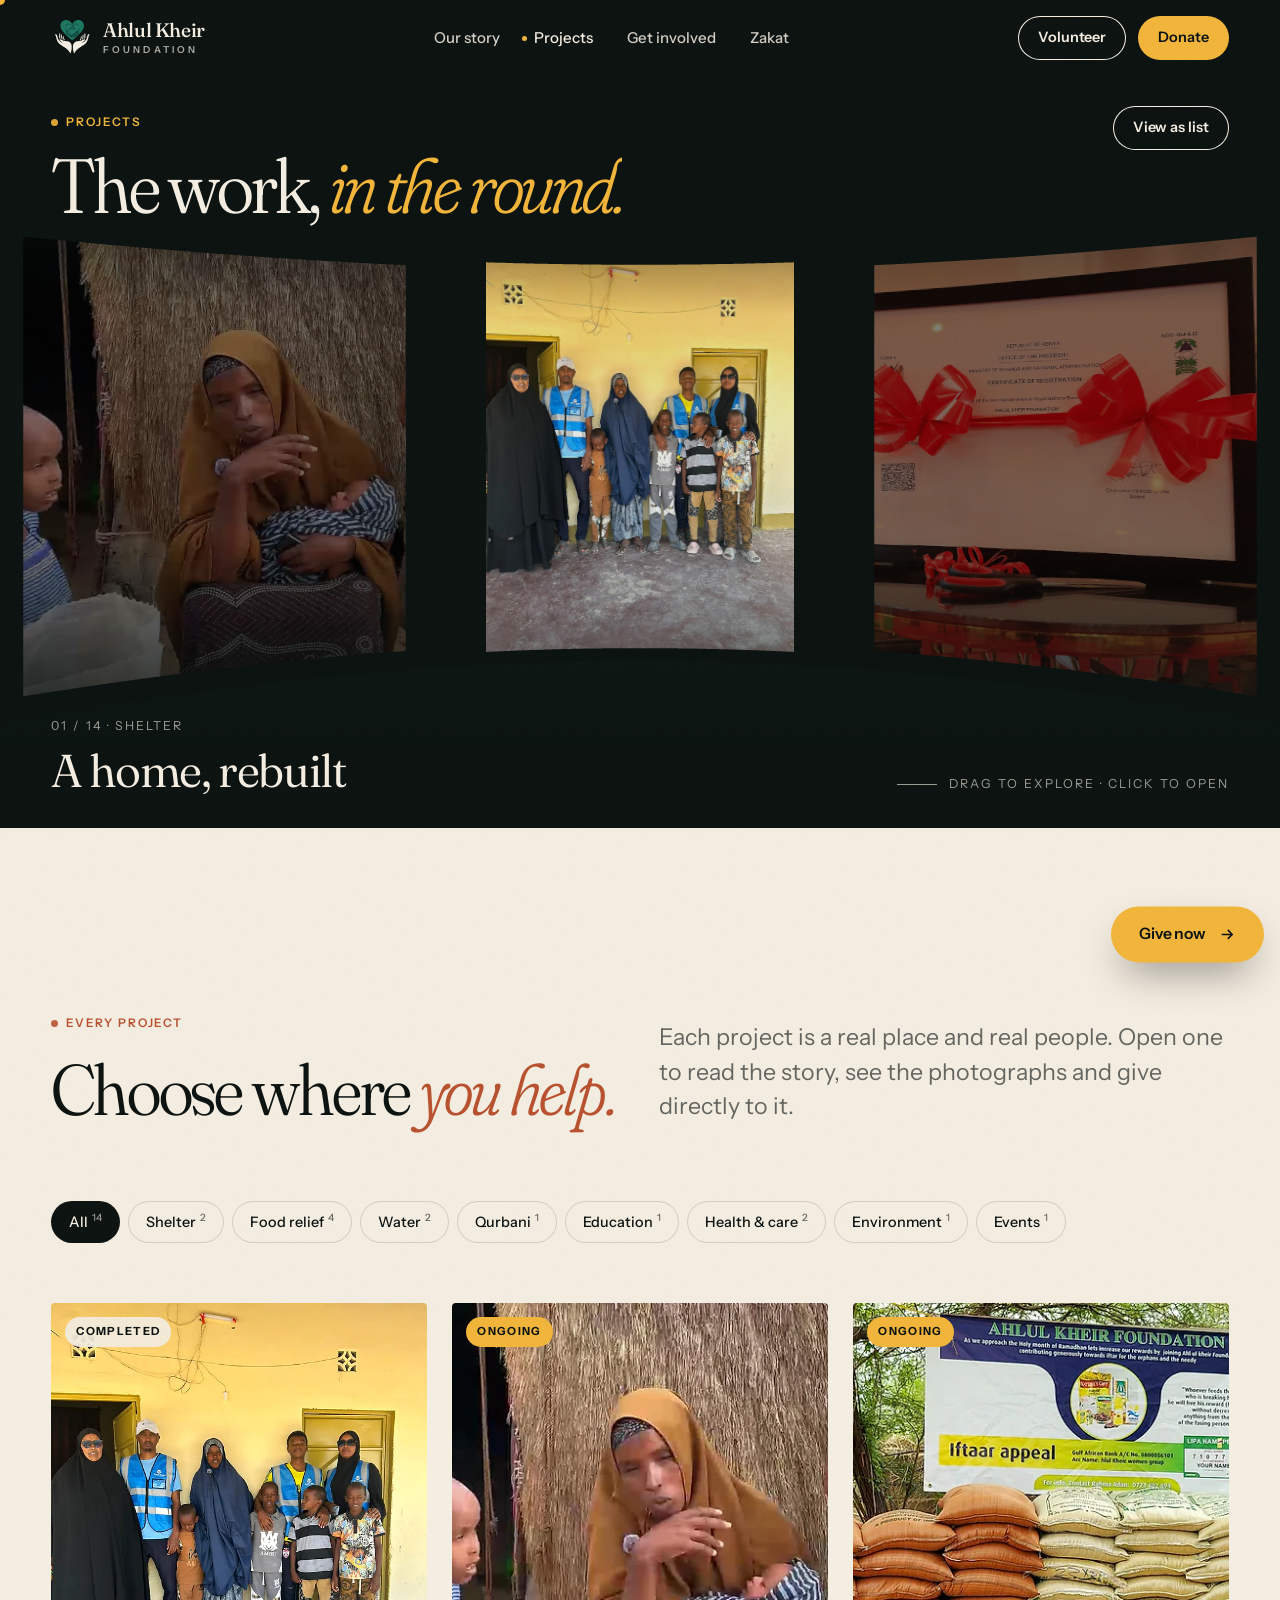
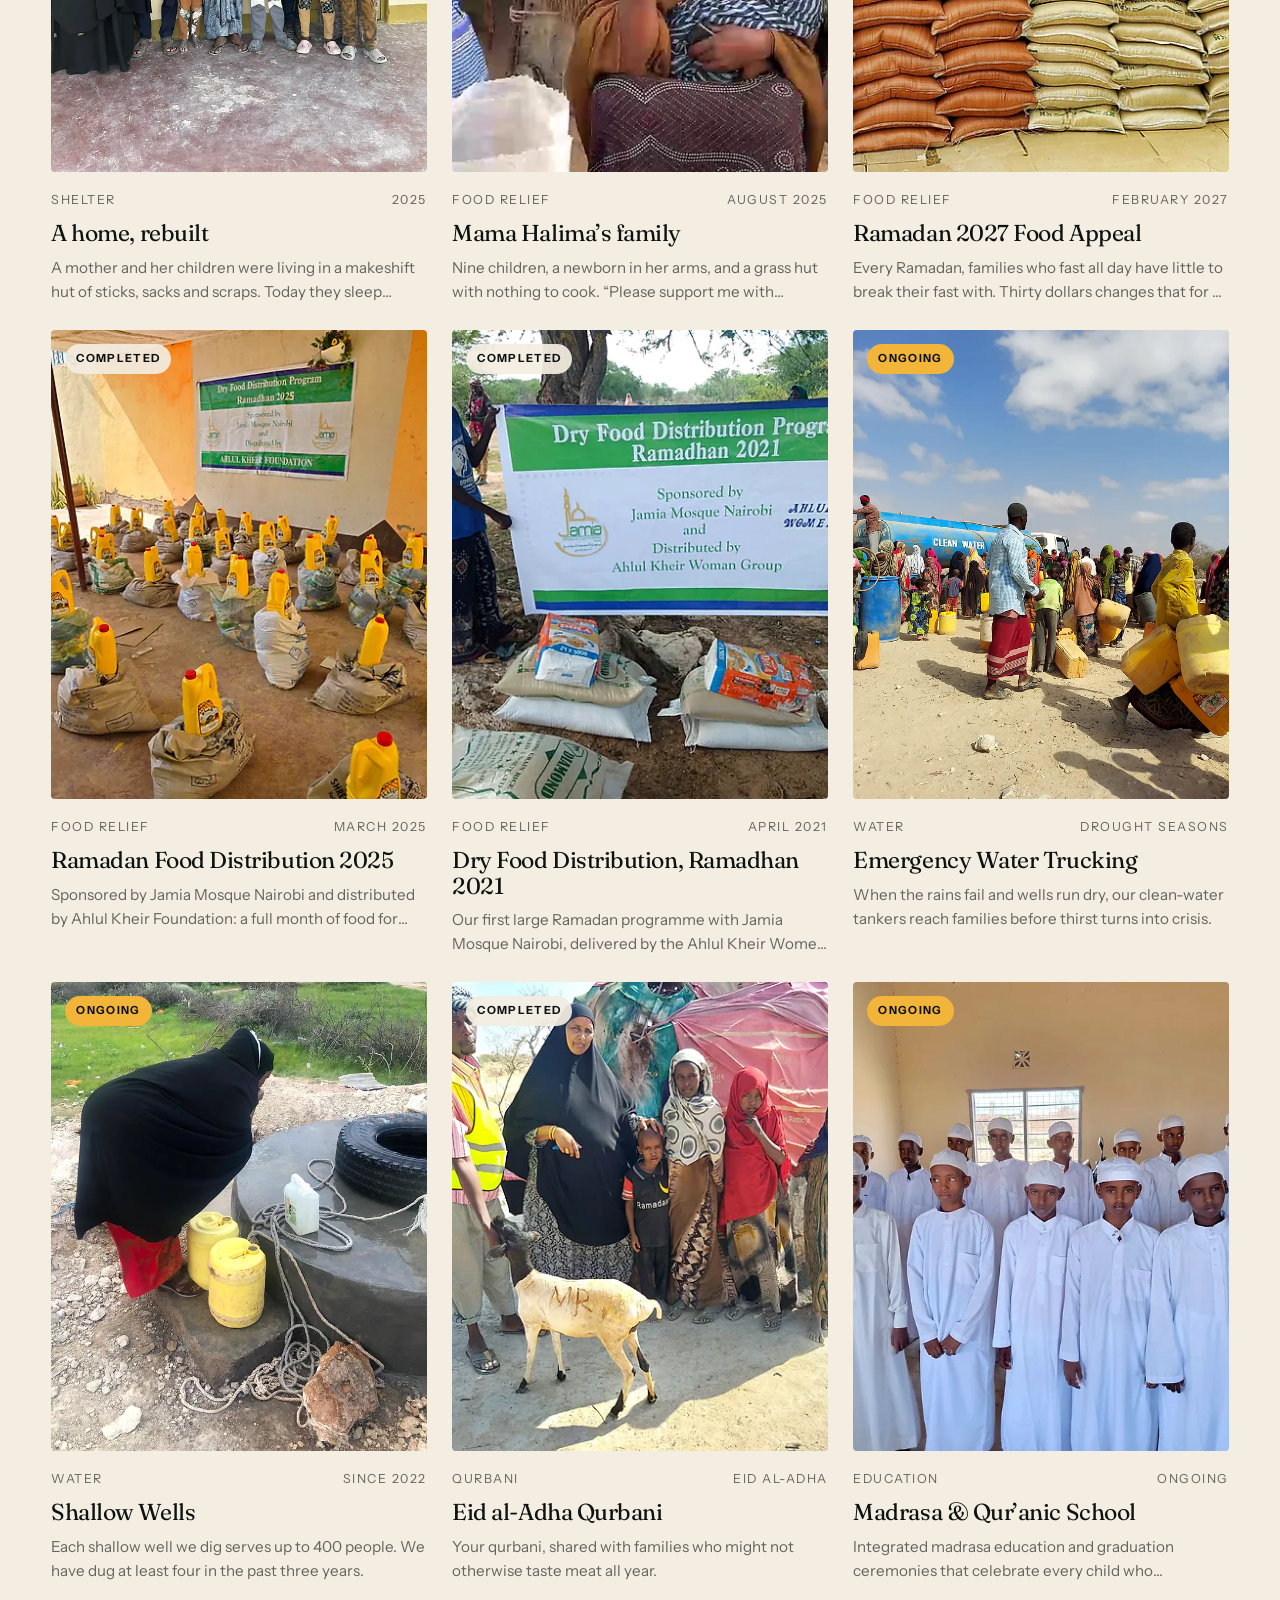
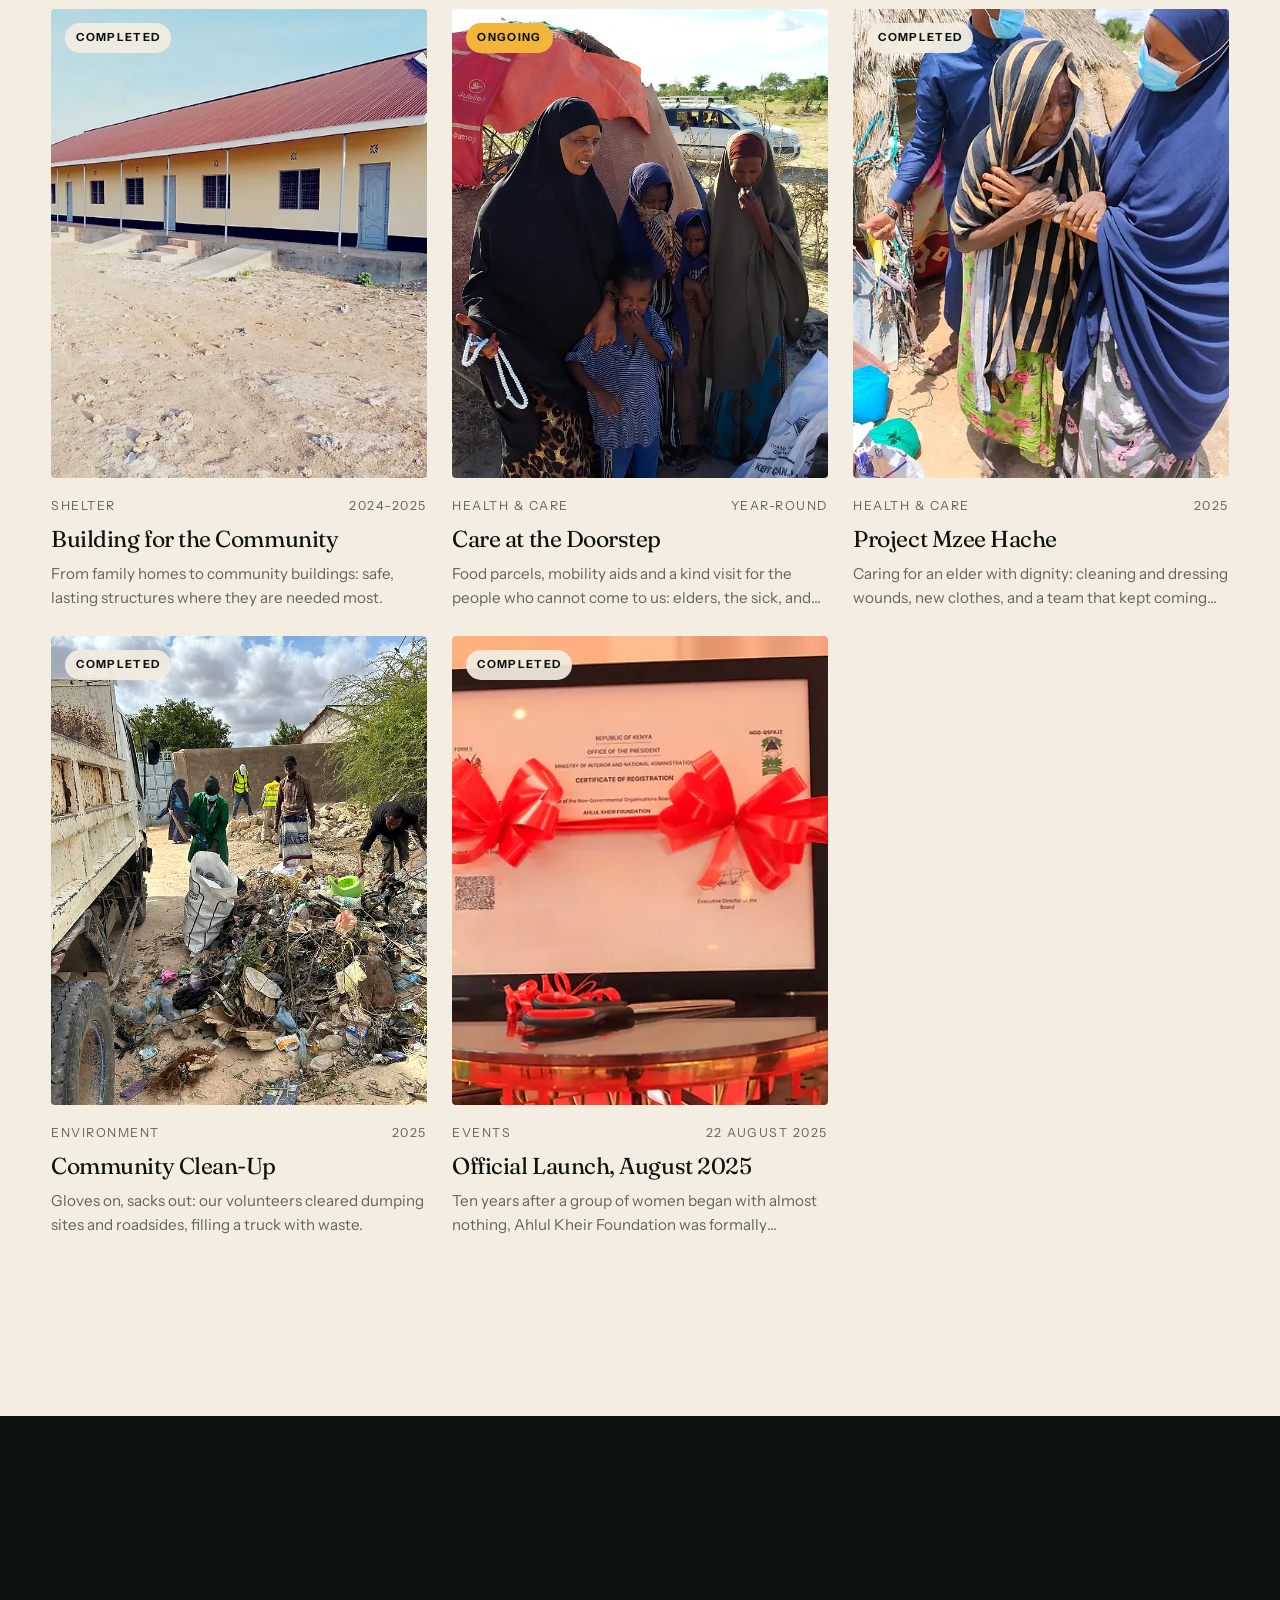
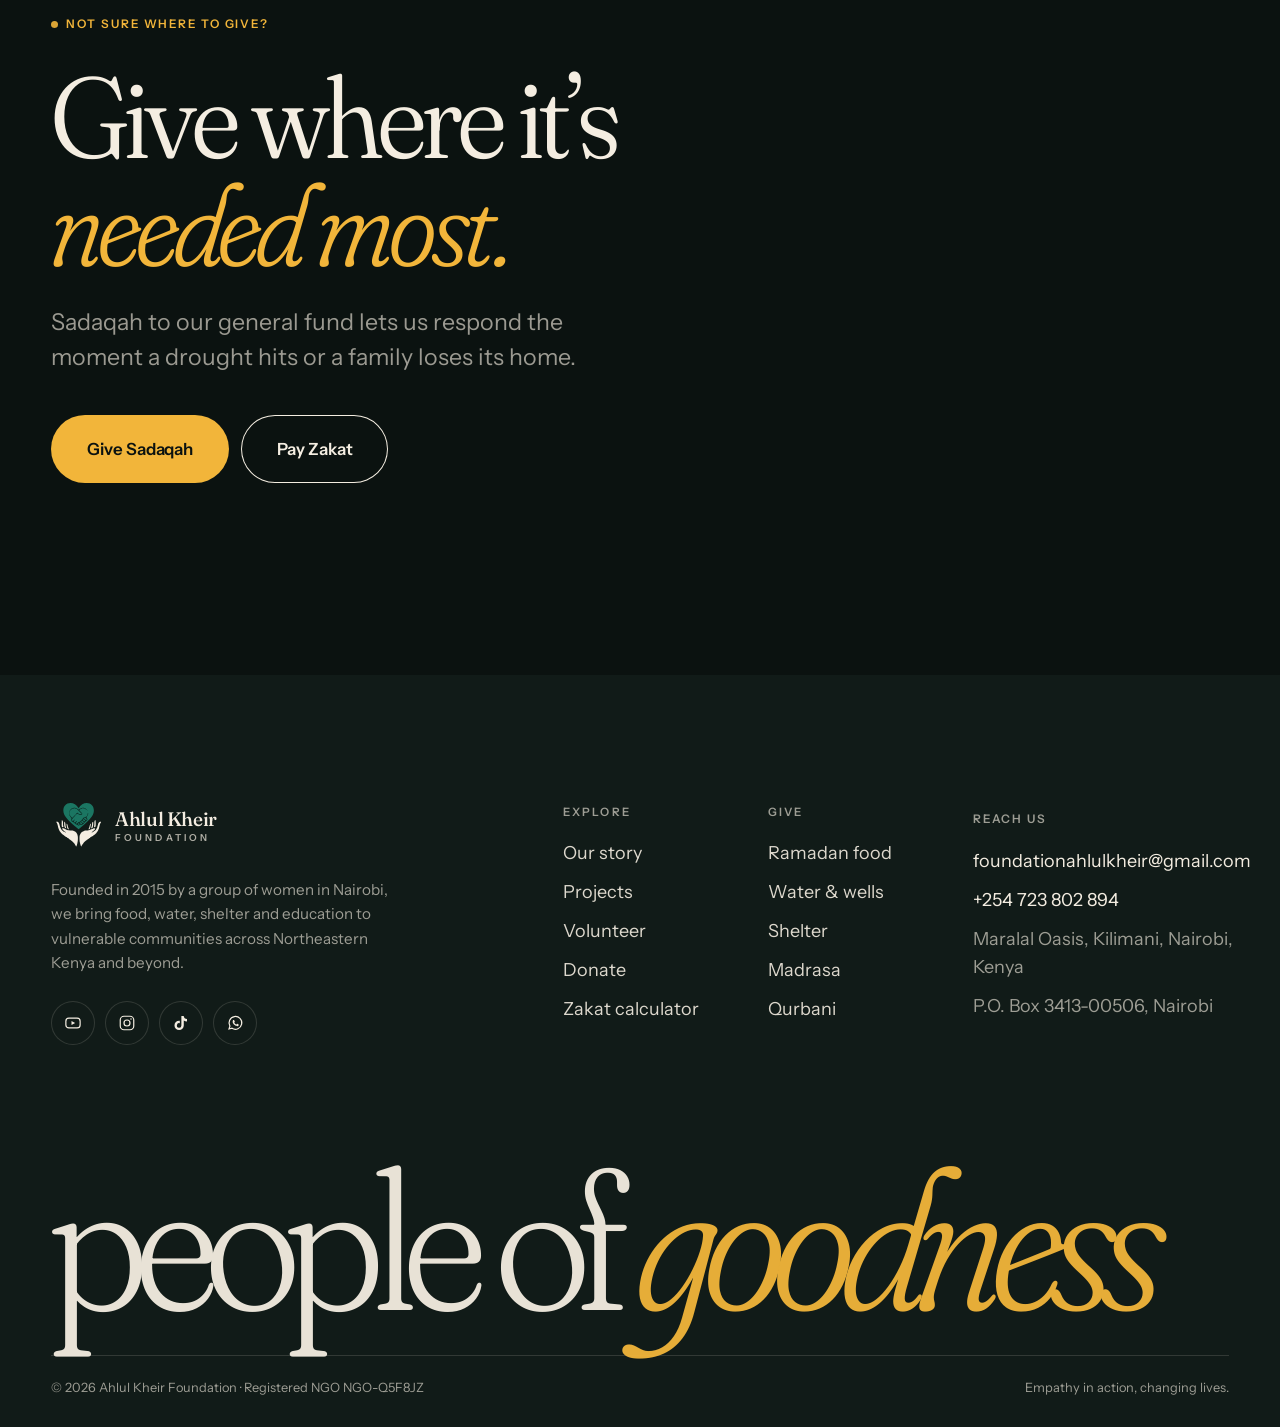
<file: projects.html>
<!doctype html>
<html lang="en">
<head>
<meta charset="utf-8">
<meta name="viewport" content="width=device-width, initial-scale=1">
<title>Projects | Ahlul Kheir Foundation</title>
<meta name="description" content="Wells, Ramadan food, homes, madrasa, qurbani and more. Explore every Ahlul Kheir Foundation project and choose one to support.">
<meta name="theme-color" content="#0b1210">
<meta property="og:title" content="Projects | Ahlul Kheir Foundation">
<meta property="og:image" content="assets/img/water-truck-lg.webp">
<link rel="icon" href="assets/img/mark.svg" type="image/svg+xml">
<link rel="preconnect" href="https://fonts.googleapis.com">
<link rel="preconnect" href="https://fonts.gstatic.com" crossorigin>
<link href="https://fonts.googleapis.com/css2?family=Aref+Ruqaa:wght@400;700&family=Fraunces:ital,opsz,wght,SOFT@0,9..144,300..700,0..100;1,9..144,300..700,0..100&family=Instrument+Sans:wght@400..700&display=swap" rel="stylesheet">
<link rel="stylesheet" href="assets/css/main.css">
<script src="assets/vendor/gsap.min.js" defer></script>
<script src="assets/vendor/ScrollTrigger.min.js" defer></script>
<script src="assets/vendor/lenis.min.js" defer></script>
<script type="module" src="assets/js/pages/projects.js"></script>
</head>
<body>
<!-- nav:start -->
<a class="skip-link" href="#main">Skip to content</a>
<svg width="0" height="0" style="position:absolute" aria-hidden="true" focusable="false"><defs><symbol id="mark" viewBox="-45 20 1454 1290"><path class="m-heart" fill="var(--mark-heart, #1b7662)" d="M682.0 187.4C630.8 84.2 536.8 40.0 455.7 40.0C331.9 40.0 255.0 128.4 255.0 253.7C255.0 408.5 425.8 555.9 682.0 777.0C938.2 555.9 1109.0 408.5 1109.0 253.7C1109.0 128.4 1032.1 40.0 908.3 40.0C827.2 40.0 733.2 84.2 682.0 187.4Z"/><path class="m-shake" fill="var(--mark-shake, #0b2a23)" fill-rule="evenodd" d="M 793.269 174.024 C 789.842 174.492, 784.217 175.628, 780.769 176.548 C 777.321 177.468, 768.827 179.242, 761.894 180.490 C 747.318 183.113, 739.318 186.350, 730 193.395 C 726.425 196.098, 721.250 199.223, 718.500 200.340 C 711.780 203.068, 710.505 204.003, 707.109 208.690 C 703.898 213.124, 692.145 221.811, 687.591 223.117 C 685.693 223.662, 682.217 223.401, 677.591 222.367 C 670.705 220.829, 670.268 220.544, 662.500 212.526 C 655.751 205.560, 653.139 203.635, 645.798 200.221 C 641.011 197.995, 635.586 195.024, 633.742 193.617 C 627.882 189.147, 620.983 186.697, 612.274 185.993 C 605.322 185.432, 603.231 184.813, 598.774 181.999 C 588.215 175.332, 587.290 175.080, 570.833 174.396 C 553.951 173.694, 540.873 175.257, 532.792 178.943 C 527.978 181.138, 511.986 185.989, 501.756 188.357 C 497.462 189.351, 492.919 191.327, 489.256 193.795 C 486.090 195.927, 480.618 199.195, 477.096 201.057 C 472.076 203.711, 469.962 205.584, 467.314 209.724 C 465.456 212.628, 461.588 216.857, 458.718 219.121 C 453.404 223.314, 447 231.273, 447 233.685 C 447 234.418, 444.486 237.752, 441.413 241.095 C 434.712 248.384, 433 252.128, 433 259.500 C 433 265.772, 431.039 271.303, 427.503 275 C 420.229 282.608, 417.816 294.364, 420.883 307.258 C 422.966 316.015, 422.966 316.015, 420.990 324.258 C 417.401 339.229, 418.929 360.433, 424.323 370.492 C 426.139 373.879, 427 376.997, 427 380.190 C 427 389.712, 432.326 401.230, 440.974 410.412 C 445.208 414.907, 449.973 420.815, 451.564 423.542 C 457.205 433.215, 465.803 445.542, 468.972 448.500 C 470.740 450.150, 473.328 453.750, 474.723 456.500 C 476.118 459.250, 478.828 463.246, 480.745 465.381 C 485.386 470.548, 484.947 474.104, 477.891 488.500 C 472.500 499.500, 472.500 499.500, 472.813 516.934 C 473.164 536.450, 473.434 537.400, 479.354 539.937 C 483.819 541.851, 488.142 546.702, 490.577 552.531 C 492.385 556.857, 496.692 559.599, 503.975 561.060 C 523.075 564.891, 522.575 564.681, 531.435 572.586 C 537.117 577.654, 541.684 582.955, 545.968 589.451 C 552.817 599.838, 555.101 601.498, 566.564 604.415 C 582.292 608.418, 592.139 615.413, 597.818 626.616 C 602.845 636.535, 604.495 637.597, 622 642.197 C 637.040 646.149, 648.570 652.472, 661.363 663.783 C 667.519 669.226, 672.364 670.953, 681.554 670.978 C 690.787 671.003, 695.206 668.900, 704.500 660.058 C 709.775 655.039, 721.483 650, 727.869 650 C 731.765 650, 746.360 653.400, 751.218 655.439 C 755.615 657.285, 768.124 657.528, 773.101 655.864 C 778.677 653.999, 786.671 647.375, 790.951 641.072 C 793.159 637.821, 796.436 634.132, 798.233 632.874 C 800.030 631.615, 804.228 627.989, 807.562 624.815 C 811.144 621.405, 815.422 618.409, 818.019 617.493 C 824.407 615.240, 831.648 610.303, 833.906 606.664 C 834.985 604.924, 837.464 601.958, 839.414 600.073 C 841.586 597.975, 843.957 594.039, 845.530 589.921 C 848.464 582.243, 854.401 576.033, 864.712 569.857 C 869.443 567.024, 871.906 564.580, 875.800 558.857 C 882.563 548.919, 898.845 534.700, 909.250 529.646 C 912.413 528.110, 915.008 526.548, 915.017 526.176 C 915.026 525.804, 917.660 522.220, 920.870 518.212 C 928.811 508.296, 931.468 498.187, 929.098 486.915 C 927.722 480.375, 918.456 466.064, 913.684 463.111 C 902.183 455.992, 900.881 443.825, 910.028 428.957 C 912.213 425.405, 914.952 419.642, 916.116 416.148 C 917.801 411.086, 918.914 409.393, 921.596 407.811 C 923.561 406.651, 926.480 403.261, 928.612 399.663 C 930.620 396.273, 934.019 390.932, 936.164 387.794 C 938.975 383.683, 940.654 379.630, 942.170 373.294 C 943.327 368.457, 945.787 358.941, 947.637 352.146 C 952.327 334.916, 951.942 326.855, 946.102 320.029 C 942.359 315.653, 941.065 317.177, 939.472 327.836 C 938.723 332.850, 936.954 340.159, 935.540 344.078 C 934.126 347.997, 932.490 355.546, 931.905 360.852 C 931.320 366.158, 930.629 372.379, 930.370 374.676 C 930.073 377.311, 928.774 380.262, 926.849 382.676 C 923.016 387.481, 919.463 394.447, 918.525 399 C 917.424 404.342, 915.660 406.428, 909.687 409.450 C 906.149 411.240, 902.020 414.667, 898.022 419.133 C 887.831 430.515, 883.118 431.821, 860.450 429.549 C 851.133 428.615, 850.909 428.695, 836.157 438.324 C 827.510 443.969, 826.340 445.143, 820.434 454.100 C 813.507 464.606, 810.292 467.805, 802.894 471.554 C 792.860 476.638, 780.929 491.317, 779.594 500.220 C 778.688 506.263, 770.091 514.473, 759.275 519.626 C 753.037 522.597, 751.602 523.799, 748.775 528.414 C 746.974 531.354, 743.126 537.077, 740.225 541.130 C 737.324 545.184, 733.606 550.434, 731.962 552.798 C 729.698 556.054, 727.376 557.812, 722.374 560.056 C 718.744 561.685, 713.533 565.033, 710.794 567.495 C 705.159 572.561, 702.293 573.540, 689.343 574.821 C 681.036 575.643, 679.668 576.088, 674.611 579.613 C 666.868 585.011, 652.527 598.313, 643.017 608.920 C 635.911 616.846, 634.505 617.944, 630.315 618.837 C 614.516 622.207, 597.515 603.150, 606.843 592.526 C 608.573 590.556, 610.932 587.044, 612.086 584.722 C 613.301 582.278, 619.411 575.437, 626.592 568.480 C 637.940 557.488, 639 556.154, 639 552.865 C 639 547.503, 635.604 543.630, 631.602 544.427 C 626.410 545.462, 615.609 553.384, 610.844 559.654 C 602.657 570.425, 582.775 582.372, 573 582.393 C 564.665 582.412, 552.117 576.761, 549.751 571.924 C 547.770 567.876, 550.018 557.876, 555.259 547.423 C 556.616 544.715, 558.286 540.774, 558.969 538.664 C 559.653 536.555, 561.429 533.405, 562.917 531.664 C 575.423 517.039, 579.604 507.645, 574.913 504.709 C 570.120 501.709, 561.603 507.632, 549.779 522.191 C 543.485 529.942, 518.695 540.932, 507.385 540.985 C 505.382 540.995, 502.170 539.573, 498.385 537.002 C 495.148 534.804, 492.007 533.004, 491.405 533.002 C 489.308 532.998, 487.277 529.458, 485.712 523.080 C 483.612 514.516, 485.400 509.616, 494.170 499.910 C 497.651 496.057, 503.875 489.195, 508 484.660 C 512.125 480.126, 518.425 472.160, 522 466.958 C 525.575 461.756, 530.404 455.437, 532.732 452.916 C 535.059 450.395, 538.048 445.895, 539.374 442.916 C 542.031 436.946, 543.586 435.327, 552.675 429.068 C 556.071 426.729, 560.935 422.162, 563.483 418.918 C 566.305 415.326, 570.304 411.743, 573.714 409.750 C 578.165 407.149, 580.395 404.842, 584.599 398.490 C 594.568 383.424, 601.296 374.798, 605.389 371.833 C 607.642 370.201, 610.731 366.865, 612.253 364.420 C 613.774 361.975, 617.555 358.068, 620.653 355.737 C 623.751 353.407, 627.955 350.045, 629.995 348.267 C 638.344 340.991, 646.035 339.377, 651.215 343.814 C 658.302 349.885, 670.185 355.771, 678.930 357.543 C 680.817 357.925, 685.542 360.672, 689.430 363.648 C 693.923 367.086, 698.505 369.629, 702 370.625 C 705.025 371.487, 709.150 373.255, 711.166 374.554 C 714.664 376.809, 715.739 376.929, 734.666 377.171 C 760.152 377.498, 762.622 376.716, 774.358 364.607 C 786.049 352.545, 788.520 346.915, 784.472 341.564 C 783.667 340.499, 781.834 335.774, 780.400 331.064 C 777.910 322.885, 777.449 322.167, 770.146 315.103 C 765.941 311.034, 760.250 306.246, 757.500 304.463 C 751.766 300.744, 749.321 298.232, 745.606 292.241 C 744.153 289.899, 736.142 281.349, 727.803 273.241 C 719.465 265.134, 711.165 257.024, 709.360 255.220 C 700.326 246.192, 704.218 231.583, 717.683 223.984 C 720.580 222.349, 726.269 217.637, 730.327 213.514 C 737.704 206.016, 737.704 206.016, 747.602 204.004 C 762.769 200.921, 770.442 198.309, 775.358 194.557 C 789.197 183.993, 795.085 183.954, 830 194.195 C 855.026 201.536, 859.463 203.196, 867 208.036 C 871.125 210.685, 877.200 213.625, 880.500 214.569 C 885.278 215.935, 887.648 217.408, 892.135 221.800 C 898.058 227.596, 908.893 233.987, 912.810 233.995 C 914.863 233.999, 915.086 233.589, 914.810 230.310 C 914.537 227.058, 913.748 226.080, 908.158 222.060 C 901.921 217.575, 901.051 216.492, 897.264 208.500 C 895.663 205.121, 894.128 203.879, 887.367 200.500 C 882.966 198.300, 876.471 194.610, 872.933 192.300 C 866.963 188.403, 862.740 186.671, 837 177.560 C 826.481 173.837, 806.484 172.220, 793.269 174.024 M 556.500 188.991 C 553.750 189.439, 548.350 191.029, 544.500 192.525 C 535.522 196.013, 528.313 197.973, 524.410 197.988 C 513.222 198.031, 489.342 208.293, 483.208 215.693 C 481.169 218.154, 477.601 221.290, 475.279 222.661 C 471.185 225.081, 461 235.307, 461 236.998 C 461 237.458, 458.997 238.600, 456.549 239.534 C 449.339 242.288, 447.670 245.354, 438.060 273.500 C 435.994 279.550, 433.306 286.452, 432.086 288.839 C 428.785 295.299, 424.806 315.538, 425.965 319.974 C 426.472 321.913, 427.380 330.025, 427.981 338 C 429.796 362.036, 430.618 365.767, 435.108 370.348 C 437.274 372.557, 439.877 376.734, 441.054 379.889 C 444.747 389.790, 451.799 400.467, 459.714 408.142 C 463.846 412.149, 469.389 418.593, 472.032 422.463 C 476.518 429.034, 493.014 445.381, 497.500 447.701 C 510.219 454.280, 526.381 447.153, 534.231 431.505 C 538.727 422.542, 543.495 416.463, 553.707 406.673 C 558.771 401.818, 563.217 396.892, 563.586 395.728 C 565.454 389.845, 570.353 383.855, 575.360 381.335 C 583.456 377.260, 594.551 366.767, 597.759 360.152 C 599.581 356.396, 601.797 353.635, 604.369 351.921 C 606.833 350.278, 609.103 347.520, 610.622 344.325 C 614.358 336.464, 639.211 316, 645.022 316 C 649.919 316, 680.752 336.761, 690.508 346.628 C 693.153 349.302, 695.635 350.176, 711.008 353.845 C 731.385 358.707, 732.841 358.784, 744.043 355.586 C 748.694 354.259, 755.200 352.635, 758.500 351.978 C 770.811 349.528, 774.160 346.106, 768.847 341.405 C 767.663 340.357, 765.049 336.975, 763.037 333.889 C 758.137 326.370, 746.448 313.568, 741.500 310.300 C 736.171 306.780, 726.505 298.252, 709.993 282.500 C 702.497 275.350, 693.506 267.250, 690.012 264.500 C 686.518 261.750, 679.551 255.450, 674.530 250.500 C 669.508 245.550, 664.073 240.339, 662.450 238.919 C 660.828 237.499, 657.972 234.415, 656.106 232.064 C 654.239 229.713, 650.189 226.180, 647.106 224.213 C 644.022 222.245, 639.635 218.566, 637.355 216.038 C 634.918 213.334, 631.005 210.459, 627.855 209.058 C 624.910 207.747, 618.690 204.888, 614.033 202.704 C 595.056 193.804, 567.409 187.214, 556.500 188.991 M 920.044 244.750 C 920.104 251.271, 922.936 258.922, 926.172 261.306 C 932.902 266.263, 934.288 257.745, 928.390 247.668 C 922.863 238.224, 919.974 237.214, 920.044 244.750 M 847.500 449.679 C 839.947 451.367, 834.914 453.292, 834.105 454.804 C 833.125 456.636, 837.946 473.285, 841.256 479.500 C 844.182 484.995, 857.099 496.685, 863.185 499.346 C 866.428 500.764, 871.619 504.390, 875.267 507.783 C 888.289 519.898, 898.632 519.437, 905.736 506.427 C 913.341 492.501, 912.164 487.537, 898.835 477.311 C 888.116 469.089, 879.497 461.657, 875.418 457.120 C 869.197 450.200, 858.238 447.279, 847.500 449.679 M 807.270 494.293 C 797.295 497.139, 794.825 508.518, 800.820 524 C 802.288 527.791, 805.892 530.629, 812.250 532.999 C 815.413 534.179, 818 535.498, 818 535.931 C 818 538.767, 826.811 546.178, 835.280 550.466 C 844.623 555.197, 844.623 555.197, 851.561 552.267 C 868.427 545.144, 868.884 530.045, 852.577 518.699 C 851.153 517.708, 849.135 515.233, 848.092 513.199 C 845.485 508.116, 843.104 506.207, 831.130 499.600 C 819.771 493.332, 814.638 492.190, 807.270 494.293 M 772.898 534.922 C 761.602 535.681, 759.342 537.704, 757.538 548.669 C 756.570 554.546, 761.949 566.490, 770.078 576.517 C 776.926 584.963, 778.584 586.266, 784.803 588.088 C 787.887 588.991, 790.237 590.699, 793.100 594.120 C 802.484 605.327, 818.748 599.718, 824.949 583.136 C 827.910 575.219, 826.693 572.814, 812.180 557.890 C 808.110 553.704, 803.875 548.852, 802.770 547.106 C 799.579 542.065, 788.159 533.966, 784.534 534.172 C 782.865 534.267, 777.629 534.605, 772.898 534.922 M 730.545 577.520 C 726.133 579.065, 712 592.811, 712 595.557 C 712 599.297, 738.474 624.944, 748.728 631.137 C 759.787 637.818, 762.289 638.136, 770.532 633.908 C 778.915 629.608, 781.109 627.213, 781.733 621.681 C 782.456 615.262, 780.583 610.819, 774.921 605.523 C 772.179 602.958, 768.809 599.158, 767.433 597.079 C 763.953 591.820, 755.865 585.471, 747 581.040 C 737.449 576.265, 735.388 575.824, 730.545 577.520 M 680.647 605.537 C 674.444 607.209, 671.597 609.918, 667.478 618.067 C 661.240 630.410, 661.786 635.394, 670.300 643.802 C 679.094 652.488, 687.848 652.937, 699.844 645.320 C 705.423 641.776, 708.453 628.072, 705.254 620.842 C 699.965 608.885, 690.368 602.916, 680.647 605.537 M 1064.054 612.750 C 1063.481 614.813, 1062.776 626.175, 1062.486 638 C 1062.196 649.825, 1061.748 662.763, 1061.492 666.750 C 1061.026 674, 1061.026 674, 1064.013 674 C 1067 674, 1067 674, 1067 641.500 C 1067 609.718, 1066.432 604.177, 1064.054 612.750 M 351.900 630.320 C 350.789 632.758, 352.197 668.777, 353.538 672.250 C 354.398 674.476, 368.448 674.880, 369.284 672.702 C 369.558 671.989, 368.698 668.051, 367.374 663.952 C 366.049 659.854, 364.069 651.365, 362.972 645.090 C 361.039 634.024, 360.247 631.883, 357.108 629.250 C 354.866 627.369, 353.077 627.737, 351.900 630.320 M 1008.063 636.163 C 1005.371 639.052, 1004.336 642.538, 1002.495 654.926 C 1001.535 661.384, 1000.167 666.611, 998.902 668.658 C 996.120 673.160, 997.031 674, 1004.695 674 C 1011.272 674, 1011.272 674, 1010.666 669.580 C 1010.305 666.945, 1010.622 663.210, 1011.452 660.330 C 1013.370 653.673, 1015.476 637.682, 1014.700 635.660 C 1013.809 633.338, 1010.458 633.592, 1008.063 636.163"/><path class="m-hands" fill="var(--mark-hands, currentColor)" fill-rule="evenodd" d="M 213.635 524.073 C 211.132 526.042, 211 526.604, 210.991 535.323 C 210.986 540.370, 210.519 553.050, 209.953 563.500 C 206.665 624.199, 208.490 684.600, 214.166 703 C 216.747 711.364, 223.926 715.183, 237.421 715.373 C 254.634 715.614, 260.065 707.089, 253.961 689.407 C 246.830 668.746, 244.917 651.068, 245.665 612.723 C 246.493 570.181, 244.385 552.872, 236.385 536.533 C 230.690 524.902, 220.014 519.055, 213.635 524.073 M 1141.424 524.883 C 1136.871 527.660, 1132.344 535.219, 1129.019 545.599 C 1124.610 559.364, 1124.129 564.374, 1123.559 602.500 C 1122.763 655.737, 1121.405 670.979, 1115.818 689.373 C 1109.975 708.611, 1116.068 718.210, 1133.119 716.626 C 1143.465 715.664, 1148.300 713.130, 1151.493 706.997 C 1153.648 702.858, 1157.785 683.260, 1159.093 671 C 1160.660 656.302, 1160.551 582.312, 1158.942 569 C 1158.310 563.775, 1157.857 553.985, 1157.934 547.245 C 1158.011 540.506, 1157.597 533.217, 1157.013 531.049 C 1155.039 523.718, 1147.940 520.910, 1141.424 524.883 M 68.500 561.106 C 56.921 562.807, 54.769 567.012, 60.623 576.500 C 65.753 584.817, 72.965 596.866, 76.275 602.650 C 77.802 605.318, 79.973 608.950, 81.100 610.721 C 82.228 612.493, 84.476 618.700, 86.096 624.515 C 87.715 630.331, 90.801 639.718, 92.953 645.376 C 95.982 653.342, 97.436 659.480, 99.397 672.581 C 100.990 683.229, 103.244 693.577, 105.478 700.500 C 107.430 706.550, 110.321 717.614, 111.903 725.086 C 113.579 733.007, 116.252 742.025, 118.314 746.713 C 120.259 751.137, 122.514 756.990, 123.325 759.722 C 125.924 768.474, 132.022 784.330, 134.970 790 C 136.543 793.025, 139.035 799.159, 140.508 803.631 C 142.289 809.038, 144.532 813.390, 147.201 816.621 C 149.410 819.293, 152.797 824.634, 154.728 828.490 C 156.660 832.345, 162.164 840.675, 166.960 847 C 171.755 853.325, 178.035 862.071, 180.914 866.436 C 183.793 870.801, 189.153 877.336, 192.824 880.959 C 196.496 884.582, 202.651 890.911, 206.502 895.023 C 215.386 904.510, 230.475 918.109, 236.956 922.471 C 239.703 924.319, 244.774 928.331, 248.225 931.385 C 256.299 938.530, 273.800 950.601, 301.188 967.915 C 308.510 972.543, 318.100 978.877, 322.500 981.989 C 326.900 985.102, 335 990.044, 340.500 992.972 C 352.212 999.208, 356.973 1002.324, 366.520 1009.999 C 370.381 1013.104, 376.681 1017.538, 380.520 1019.854 C 384.359 1022.171, 390.650 1026.312, 394.500 1029.057 C 404.376 1036.099, 410.753 1040.305, 416.273 1043.419 C 418.898 1044.899, 423.848 1048.700, 427.273 1051.865 C 430.698 1055.030, 435.750 1058.910, 438.500 1060.488 C 445.119 1064.285, 465.918 1079.468, 473.677 1086.167 C 488.307 1098.799, 496.729 1105.800, 500 1108.047 C 504.534 1111.163, 540.731 1147.279, 544.552 1152.500 C 546.163 1154.700, 551.385 1160.599, 556.157 1165.609 C 561.952 1171.694, 565.987 1177.009, 568.308 1181.619 C 570.220 1185.415, 573.665 1190.766, 575.964 1193.510 C 578.263 1196.255, 581.903 1201.959, 584.052 1206.187 C 586.201 1210.416, 590.006 1217.038, 592.507 1220.904 C 595.007 1224.770, 598.373 1230.874, 599.986 1234.468 C 603.388 1242.052, 611.684 1253.703, 614.298 1254.569 C 618.278 1255.888, 621.120 1250.873, 626.805 1232.500 C 632.246 1214.913, 635.159 1205.576, 641.540 1185.264 C 644.996 1174.267, 647.345 1164.675, 648.031 1158.764 C 649.630 1144.989, 650.873 1138.376, 653.529 1129.500 C 654.846 1125.100, 656.404 1116.550, 656.992 1110.500 C 657.580 1104.450, 658.479 1097.025, 658.990 1094 C 665.022 1058.283, 663.436 973.486, 656.364 953.662 C 655.548 951.373, 652.670 941.733, 649.969 932.239 C 644.546 913.176, 644.800 913.781, 637.479 902.500 C 634.623 898.100, 630.410 891.252, 628.117 887.281 C 624.387 880.823, 619.928 875.406, 606.401 860.897 C 597.028 850.843, 587.703 843.425, 579.178 839.241 C 574.405 836.898, 568.700 833.857, 566.500 832.483 C 564.300 831.108, 555.750 827.796, 547.500 825.122 C 539.250 822.448, 530.720 819.511, 528.544 818.595 C 523.016 816.268, 508.209 814.318, 482.500 812.530 C 453.226 810.494, 444.662 809.393, 431 805.908 C 424.675 804.295, 412.525 802.048, 404 800.915 C 383.326 798.167, 376.457 796.644, 366.702 792.645 C 362.191 790.795, 353.325 787.652, 347 785.660 C 338.902 783.110, 334.215 781.008, 331.155 778.556 C 327.325 775.485, 317.693 771, 314.929 771 C 313.195 771, 304.432 766.225, 303 764.500 C 301.546 762.748, 294.200 758.785, 290 757.486 C 288.625 757.061, 282.967 754.533, 277.427 751.869 C 256.853 741.976, 234.055 739.875, 227.284 747.248 C 222.613 752.334, 223.225 762.722, 228.723 771.704 C 230.675 774.892, 234.060 780.650, 236.246 784.500 C 240.192 791.448, 251.070 803.048, 259.622 809.426 C 270.042 817.197, 274.690 820.981, 281.610 827.325 C 286.323 831.646, 291.467 835.244, 295.631 837.132 C 299.248 838.772, 304.411 842.176, 307.105 844.695 C 309.799 847.215, 314.216 850.302, 316.922 851.555 C 322.310 854.052, 324.481 856.949, 323.598 860.467 C 322.126 866.329, 312.202 865.699, 301 859.031 C 297.425 856.903, 291.192 854.193, 287.149 853.009 C 281.882 851.466, 278.622 849.784, 275.649 847.077 C 273.367 844.999, 267.788 841.381, 263.250 839.038 C 258.595 836.634, 251.842 831.944, 247.750 828.273 C 243.763 824.696, 237.575 819.591, 234 816.930 C 225.524 810.619, 206.623 790.196, 199.284 779.416 C 184.051 757.042, 180.265 750.542, 177.490 742 C 176.508 738.975, 173.782 732.900, 171.433 728.500 C 161.768 710.397, 153.208 682, 147.921 650.500 C 146.694 643.193, 144.660 635.091, 143.277 632 C 141.922 628.975, 139.365 622.175, 137.593 616.890 C 135.693 611.222, 132.301 604.043, 129.323 599.390 C 126.546 595.050, 123.280 589.543, 122.066 587.151 C 115.542 574.299, 99.485 563.086, 85.371 561.525 C 82.142 561.168, 78.375 560.729, 77 560.550 C 75.625 560.372, 71.800 560.622, 68.500 561.106 M 1277.525 562.007 C 1264.212 564.392, 1247.423 581.794, 1238.650 602.300 C 1236.721 606.810, 1233.318 614.652, 1231.088 619.726 C 1226.853 629.365, 1225.465 634.356, 1222.018 652.349 C 1220.875 658.317, 1218.421 667.092, 1216.565 671.849 C 1214.709 676.607, 1211.979 685.675, 1210.498 692 C 1209.017 698.325, 1206.910 705.975, 1205.816 709 C 1194.400 740.575, 1194.951 739.319, 1188.336 748.848 C 1185.913 752.340, 1182.579 757.872, 1180.929 761.141 C 1173.848 775.168, 1156.902 797.386, 1146.500 806.280 C 1142.650 809.572, 1137.525 814.487, 1135.112 817.202 C 1132.698 819.918, 1128.351 823.478, 1125.452 825.114 C 1122.552 826.750, 1118.145 829.880, 1115.659 832.069 C 1113.172 834.258, 1108.674 837.139, 1105.663 838.470 C 1102.653 839.802, 1097.939 842.889, 1095.189 845.332 C 1091.534 848.578, 1088.027 850.493, 1082.153 852.449 C 1077.734 853.921, 1072.404 856.491, 1070.309 858.160 C 1064.498 862.790, 1061.099 864.230, 1055.790 864.310 C 1045.831 864.460, 1044.183 857.691, 1052.758 851.862 C 1055.366 850.089, 1059.664 846.715, 1062.308 844.364 C 1064.953 842.013, 1069.903 838.761, 1073.308 837.138 C 1076.714 835.514, 1081.300 832.307, 1083.500 830.012 C 1085.700 827.717, 1090.425 824.118, 1094 822.014 C 1100.500 818.190, 1107.984 811.510, 1112.706 805.319 C 1114.085 803.511, 1116.779 801.064, 1118.692 799.882 C 1128.962 793.534, 1143.974 769.566, 1144.786 758.218 C 1145.672 745.845, 1133.617 740.652, 1111.321 743.802 C 1103.791 744.866, 1077.767 757, 1066.727 764.594 C 1064.079 766.415, 1057.995 769.087, 1053.206 770.531 C 1048.418 771.975, 1042.925 774.402, 1041 775.924 C 1036.943 779.131, 1031.672 781.996, 1029.800 782.010 C 1029.085 782.015, 1026.025 783.196, 1023 784.633 C 1019.975 786.071, 1013.450 788.494, 1008.500 790.018 C 1003.550 791.542, 996.350 793.933, 992.500 795.331 C 988.607 796.745, 979.951 798.601, 973 799.512 C 959.312 801.306, 953.524 802.465, 938.562 806.410 C 927.375 809.360, 918.535 810.317, 882 812.537 C 860.857 813.821, 855.218 814.491, 849 816.456 C 844.875 817.759, 838.125 819.607, 834 820.561 C 815.653 824.805, 789.843 837.234, 776 848.491 C 753.137 867.084, 730.985 897.023, 723.965 918.820 C 722.314 923.946, 719.899 930.246, 718.598 932.820 C 714.841 940.254, 711.288 952.743, 710.153 962.500 C 706.272 995.863, 706.194 1050.498, 709.959 1098.434 C 712.340 1128.751, 712.654 1130.599, 717.582 1143.209 C 720.058 1149.546, 721.683 1156.151, 722.991 1165.194 C 724.382 1174.809, 726.279 1182.267, 730.398 1194.310 C 733.444 1203.214, 737.031 1215.675, 738.369 1222 C 742.344 1240.784, 749.226 1254, 755.034 1254 C 758.354 1254, 764.341 1244.466, 772.029 1226.935 C 775.694 1218.576, 778.186 1214.439, 781.957 1210.452 C 784.975 1207.261, 788.328 1202.197, 790.326 1197.814 C 793.971 1189.817, 803.931 1175.247, 808.998 1170.500 C 810.759 1168.850, 813.591 1165.475, 815.292 1163 C 826.236 1147.077, 873.152 1101.230, 890.945 1089.071 C 892.900 1087.734, 897.969 1083.434, 902.208 1079.514 C 906.448 1075.594, 912.648 1070.837, 915.988 1068.943 C 928.452 1061.875, 936.854 1056.317, 941.801 1051.868 C 944.604 1049.349, 953.480 1042.883, 961.527 1037.499 C 969.573 1032.116, 978.006 1026.166, 980.267 1024.277 C 982.528 1022.388, 986.431 1019.775, 988.939 1018.471 C 991.448 1017.166, 997.550 1013.127, 1002.500 1009.495 C 1014.570 1000.637, 1018.686 997.969, 1038 986.483 C 1047.075 981.086, 1058.100 974.108, 1062.500 970.977 C 1066.900 967.846, 1074.100 963.351, 1078.500 960.988 C 1082.900 958.626, 1088.300 955.274, 1090.500 953.541 C 1092.700 951.807, 1098.325 947.719, 1103 944.455 C 1107.675 941.192, 1116 934.891, 1121.500 930.454 C 1127 926.017, 1133.750 920.898, 1136.500 919.078 C 1139.250 917.259, 1148.025 909.172, 1156 901.107 C 1163.975 893.043, 1172.159 885.223, 1174.188 883.729 C 1176.216 882.236, 1179.265 878.407, 1180.963 875.220 C 1182.662 872.034, 1186.570 866.539, 1189.647 863.010 C 1192.725 859.481, 1198.848 851.173, 1203.253 844.547 C 1207.658 837.921, 1212.314 831.245, 1213.599 829.711 C 1214.885 828.177, 1216.956 824.577, 1218.203 821.711 C 1219.449 818.845, 1224.218 809.075, 1228.801 800 C 1238.243 781.303, 1244.273 767.597, 1245.958 761 C 1246.591 758.525, 1249.098 750.425, 1251.531 743 C 1253.963 735.575, 1257.532 721.502, 1259.462 711.728 C 1261.393 701.953, 1263.606 692.728, 1264.381 691.228 C 1266.306 687.502, 1267.984 681.021, 1269.487 671.500 C 1271.250 660.338, 1278.634 635.498, 1281.972 629.500 C 1283.502 626.750, 1285.923 620.356, 1287.352 615.292 C 1290.787 603.118, 1292.879 598.936, 1299.952 590.107 C 1317.238 568.526, 1315.650 561.928, 1293.037 561.374 C 1287.242 561.232, 1280.261 561.517, 1277.525 562.007 M 282.725 567.752 C 278.367 572.567, 277.812 588.903, 280.031 647 C 281.213 677.950, 282.229 686.947, 285.622 696.500 C 286.989 700.350, 289.445 708.156, 291.078 713.846 C 295.925 730.731, 298.200 733.516, 313.398 741.177 C 324.931 746.991, 331.108 747.820, 334.223 743.973 C 335.200 742.766, 336 741.074, 336 740.213 C 336 737.829, 329.147 717.460, 325.499 709 C 318.472 692.706, 314.001 671.820, 314 655.286 C 314 646.328, 312.789 632.643, 310.479 615.500 C 309.664 609.450, 308.740 602.325, 308.425 599.666 C 307.599 592.694, 299.676 577.782, 293.360 571.312 C 287.900 565.721, 285.339 564.863, 282.725 567.752 M 1077.384 570.890 C 1064.624 576.757, 1059.578 595.424, 1057.082 646 C 1056.084 666.214, 1054.341 676.510, 1049.972 688 C 1048.403 692.125, 1046.831 697.300, 1046.477 699.500 C 1045.460 705.842, 1040.071 721.818, 1036.208 729.950 C 1028.090 747.035, 1032.228 754.915, 1044.853 746.413 C 1047.783 744.440, 1053.852 741.126, 1058.340 739.048 C 1072.403 732.537, 1076.634 726.722, 1079.475 710 C 1080.363 704.775, 1082.198 696.286, 1083.552 691.135 C 1084.906 685.984, 1086.487 677.434, 1087.064 672.135 C 1087.642 666.836, 1088.764 657.550, 1089.559 651.500 C 1091.267 638.499, 1091.757 579.020, 1090.189 574.959 C 1088.129 569.620, 1083.408 568.120, 1077.384 570.890 M 347.923 623.923 C 344.657 627.189, 344.097 632.435, 346.102 641 C 346.681 643.475, 347.523 650.900, 347.972 657.500 C 349.177 675.219, 351.755 690.233, 355.527 701.500 C 357.369 707, 360.288 718.649, 362.014 727.387 C 365.858 746.841, 365.440 745.747, 373.505 757.396 C 380.482 767.472, 382.174 769.037, 391 773.566 C 397.388 776.844, 407.360 777.599, 410.450 775.039 C 413.568 772.456, 412.073 765.479, 406.730 757.675 C 404.198 753.978, 400.706 747.269, 398.970 742.765 C 397.233 738.261, 394.217 731.409, 392.267 727.538 C 386.009 715.113, 383.889 707.918, 380.468 687.500 C 378.625 676.500, 376.175 664.800, 375.024 661.500 C 373.873 658.200, 371.768 651.225, 370.348 646 C 364.495 624.480, 355.864 615.982, 347.923 623.923 M 1010.500 623.496 C 1008.300 624.307, 1006.399 624.977, 1006.276 624.985 C 1005.296 625.051, 1002.029 633.715, 998.729 645 C 992.062 667.803, 990.321 674.993, 988.072 689 C 986.880 696.425, 985.416 705.364, 984.818 708.864 C 984.163 712.699, 981.757 719.257, 978.766 725.364 C 976.036 730.939, 973 738.067, 972.020 741.203 C 971.040 744.340, 968.569 749.182, 966.527 751.963 C 963.009 756.755, 956 771.919, 956 774.737 C 956 776.770, 961.049 778.214, 965.717 777.517 C 970.671 776.777, 990.709 767.157, 993.262 764.292 C 994.232 763.205, 996.398 758.532, 998.077 753.908 C 999.756 749.283, 1002.464 743.120, 1004.095 740.211 C 1007.457 734.216, 1011 718.826, 1011 710.219 C 1011 706.051, 1011.767 703.085, 1014.061 698.375 C 1016.799 692.755, 1017.263 690.405, 1018.460 676.113 C 1019.197 667.325, 1020.054 659.722, 1020.366 659.218 C 1020.677 658.713, 1021.646 652.946, 1022.517 646.400 C 1025.500 624.013, 1025.451 625.312, 1023.359 624.192 C 1019.790 622.282, 1014.563 621.999, 1010.500 623.496"/></symbol></defs></svg>
<header class="nav">
  <div class="container nav__inner">
    <a class="brand" href="index.html" aria-label="Ahlul Kheir Foundation, home">
      <svg class="brand__mark" viewBox="-45 20 1454 1290" aria-hidden="true"><use href="#mark"/></svg>
      <span class="brand__word"><b>Ahlul Kheir</b><small>Foundation</small></span>
    </a>
    <nav class="nav__links" aria-label="Primary">
      <a href="about.html">Our story</a>
      <a href="projects.html">Projects</a>
      <a href="get-involved.html">Get involved</a>
      <a href="donate.html#zakat">Zakat</a>
    </nav>
    <div class="nav__cta">
      <a class="btn btn--ghost btn--sm" href="get-involved.html#volunteer">Volunteer</a>
      <a class="btn btn--saffron btn--sm" href="donate.html" data-magnetic>Donate</a>
      <button class="burger" aria-label="Open menu" aria-expanded="false"><span></span><span></span></button>
    </div>
  </div>
</header>
<div class="menu" aria-label="Menu">
  <ul class="menu__links">
    <li><a href="index.html">Home</a></li>
    <li><a href="about.html">Our <em>story</em></a></li>
    <li><a href="projects.html">Projects</a></li>
    <li><a href="get-involved.html">Get <em>involved</em></a></li>
    <li><a href="donate.html">Donate</a></li>
  </ul>
  <div class="menu__foot">
    <a href="tel:+254723802894" data-site="contact.phone">+254 723 802 894</a>
    <a href="mailto:foundationahlulkheir@gmail.com" data-site="contact.email">foundationahlulkheir@gmail.com</a>
    <span>M-PESA Paybill <b data-site="donate.mpesaPaybill">919700</b></span>
  </div>
</div>
<a class="btn btn--saffron give-fab" href="donate.html" aria-label="Donate now">Give now <svg class="arrow" viewBox="0 0 24 24" fill="none" stroke="currentColor" stroke-width="2"><path d="M5 12h14M13 6l6 6-6 6"/></svg></a>
<!-- nav:end -->

<main id="main">
  <section class="carousel3d" aria-label="Project gallery" data-cursor="Drag">
    <div class="carousel3d__intro">
      <div class="container" style="display:flex;justify-content:space-between;align-items:flex-start;gap:24px;flex-wrap:wrap">
        <div>
          <span class="label" style="color:var(--saffron)" data-hero-fade>Projects</span>
          <h1 class="display" style="font-size:clamp(2.6rem,6vw,6rem);margin-top:16px" data-hero-split>The work, <em>in the round.</em></h1>
        </div>
        <a class="btn btn--ghost btn--sm" href="#all" style="pointer-events:auto" data-hero-fade>View as list</a>
      </div>
    </div>
    <div class="carousel3d__hud">
      <div class="container">
        <div>
          <div class="carousel3d__meta" data-c-meta>&nbsp;</div>
          <div class="carousel3d__title" data-c-title>&nbsp;</div>
        </div>
        <div class="carousel3d__hint"><i></i>Drag to explore · click to open</div>
      </div>
    </div>
  </section>

  <section class="section on-light" id="all" data-nav="light">
    <div class="container">
      <div class="section-head">
        <div><span class="label" style="color:var(--clay)">Every project</span><h2 class="h2" data-split>Choose where <em>you help.</em></h2></div>
        <p class="lead">Each project is a real place and real people. Open one to read the story, see the photographs and give directly to it.</p>
      </div>
      <div class="filters" role="group" aria-label="Filter projects" data-filters></div>
      <div class="cards" data-grid></div>
    </div>
  </section>

  <section class="give">
    <div class="container">
      <span class="label" style="color:var(--saffron)">Not sure where to give?</span>
      <h2 class="display give__title" style="margin-top:26px" data-split>Give where it’s <em>needed most.</em></h2>
      <p class="lead" style="margin-top:28px" data-reveal>Sadaqah to our general fund lets us respond the moment a drought hits or a family loses its home.</p>
      <div style="display:flex;gap:12px;flex-wrap:wrap;margin-top:40px" data-reveal>
        <a class="btn btn--saffron btn--lg" href="donate.html?fund=general" data-magnetic>Give Sadaqah</a>
        <a class="btn btn--ghost btn--lg" href="donate.html?fund=zakat">Pay Zakat</a>
      </div>
    </div>
  </section>
</main>

<!-- footer:start -->
<footer class="footer">
  <div class="container">
    <div class="footer__top">
      <div class="footer__brand">
        <a class="brand" href="index.html" aria-label="Ahlul Kheir Foundation, home">
          <svg class="brand__mark" viewBox="-45 20 1454 1290" aria-hidden="true" style="width:52px"><use href="#mark"/></svg>
          <span class="brand__word"><b>Ahlul Kheir</b><small>Foundation</small></span>
        </a>
        <p>Founded in 2015 by a group of women in Nairobi, we bring food, water, shelter and education to vulnerable communities across Northeastern Kenya and beyond.</p>
        <div class="socials">
          <a href="http://www.youtube.com/@AHLULKHEIRFOUNDATION-q3w" target="_blank" rel="noopener" aria-label="YouTube" data-site="social.youtube" data-site-attr="href"><svg viewBox="0 0 24 24" fill="none" stroke="currentColor" stroke-width="1.6"><rect x="2.5" y="5.5" width="19" height="13" rx="4"/><path d="M10 9.2v5.6l4.8-2.8z" fill="currentColor" stroke="none"/></svg></a>
          <a href="https://www.instagram.com/ahlulkheir__" target="_blank" rel="noopener" aria-label="Instagram" data-site="social.instagram" data-site-attr="href"><svg viewBox="0 0 24 24" fill="none" stroke="currentColor" stroke-width="1.6"><rect x="3" y="3" width="18" height="18" rx="5"/><circle cx="12" cy="12" r="4"/><circle cx="17.3" cy="6.7" r="1" fill="currentColor" stroke="none"/></svg></a>
          <a href="https://www.tiktok.com/@ahlulkheir.foundation" target="_blank" rel="noopener" aria-label="TikTok" data-site="social.tiktok" data-site-attr="href"><svg viewBox="0 0 24 24" fill="currentColor"><path d="M15.6 2.5c.3 2.3 1.9 4 4.4 4.2v3.2c-1.6 0-3.1-.5-4.3-1.3v6.6a6.2 6.2 0 1 1-6.2-6.2c.3 0 .6 0 .9.1v3.3a3 3 0 1 0 2.1 2.8V2.5z"/></svg></a>
          <a href="https://wa.me/254723802894" target="_blank" rel="noopener" aria-label="WhatsApp" data-site="contact.whatsapp" data-site-attr="href" data-site-prefix="https://wa.me/"><svg viewBox="0 0 24 24" fill="none" stroke="currentColor" stroke-width="1.6"><path d="M4 20l1.2-3.9A8.5 8.5 0 1 1 8 19z"/><path d="M9.2 8.6c.2-.5.5-.5.8-.5h.5c.2 0 .4 0 .5.4l.7 1.6c.1.2 0 .4-.1.6l-.5.6c-.1.1-.2.3 0 .5.5.9 1.3 1.7 2.3 2.2.2.1.4.1.5-.1l.6-.7c.2-.2.4-.2.6-.1l1.6.8c.2.1.3.3.3.5 0 .9-.7 1.7-1.6 1.8-1 .1-2.3-.2-3.9-1.5-1.9-1.6-2.7-3.2-2.6-4.4 0-.6.1-1.2.3-1.7z" fill="currentColor" stroke="none"/></svg></a>
        </div>
      </div>
      <div class="footer__col">
        <h4>Explore</h4>
        <ul>
          <li><a href="about.html">Our story</a></li>
          <li><a href="projects.html">Projects</a></li>
          <li><a href="get-involved.html">Volunteer</a></li>
          <li><a href="donate.html">Donate</a></li>
          <li><a href="donate.html#zakat">Zakat calculator</a></li>
        </ul>
      </div>
      <div class="footer__col">
        <h4>Give</h4>
        <ul>
          <li><a href="donate.html?fund=ramadan">Ramadan food</a></li>
          <li><a href="donate.html?fund=water">Water &amp; wells</a></li>
          <li><a href="donate.html?fund=shelter">Shelter</a></li>
          <li><a href="donate.html?fund=madrasa">Madrasa</a></li>
          <li><a href="donate.html?fund=qurbani">Qurbani</a></li>
        </ul>
      </div>
      <div class="footer__news">
        <h4 class="label label--plain" style="color:var(--muted-dark);margin-bottom:18px">Reach us</h4>
        <ul class="footer__contact" style="display:grid;gap:10px">
          <li><a href="mailto:foundationahlulkheir@gmail.com" data-site="contact.email">foundationahlulkheir@gmail.com</a></li>
          <li><a href="tel:+254723802894" data-site="contact.phone">+254 723 802 894</a></li>
          <li class="muted" data-site="contact.address">Maralal Oasis, Kilimani, Nairobi, Kenya</li>
          <li class="muted" data-site="contact.pobox">P.O. Box 3413-00506, Nairobi</li>
        </ul>
      </div>
    </div>
    <div class="footer__giant" aria-hidden="true">people of <em>goodness</em></div>
    <div class="footer__bottom">
      <span>© <span data-year>2026</span> Ahlul Kheir Foundation · Registered NGO <span data-site="registration">NGO-Q5F8JZ</span></span>
      <span>Empathy in action, changing lives.</span>
    </div>
  </div>
</footer>
<!-- footer:end -->
</body>
</html>
</file>
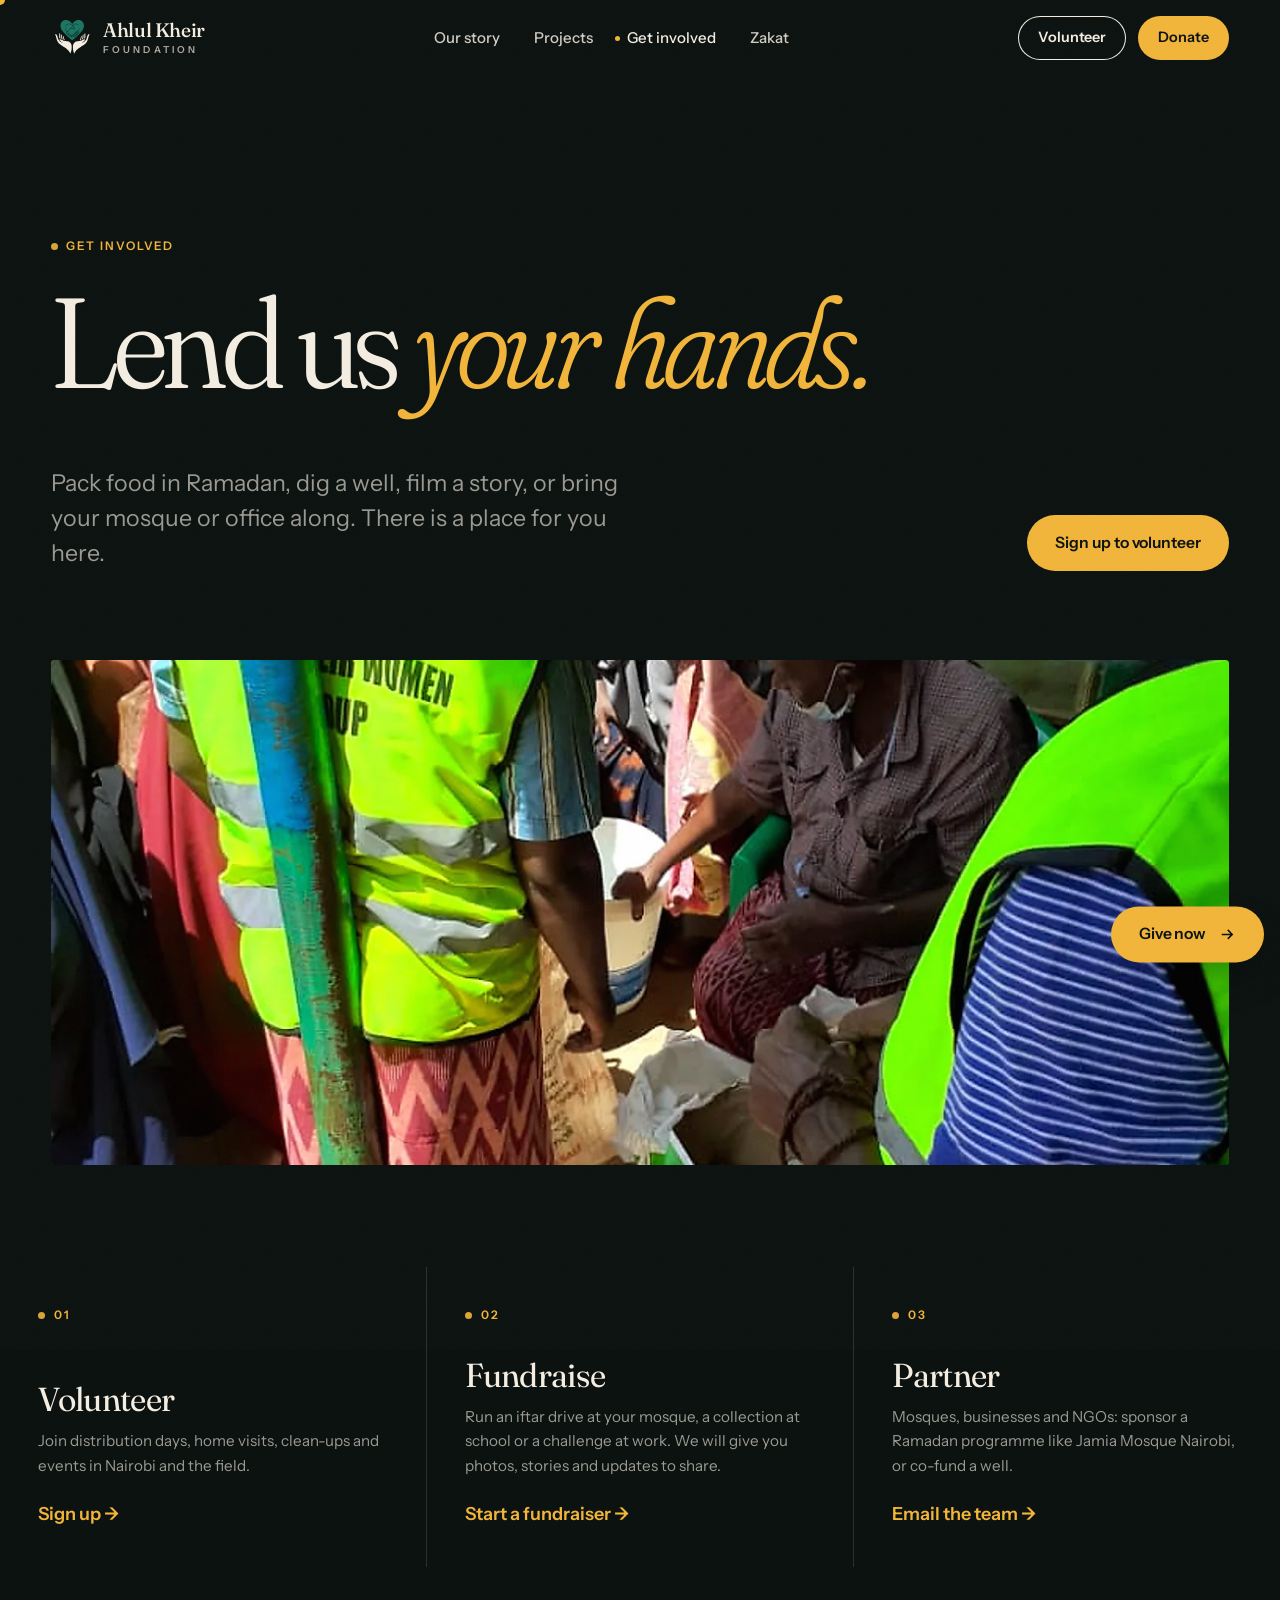
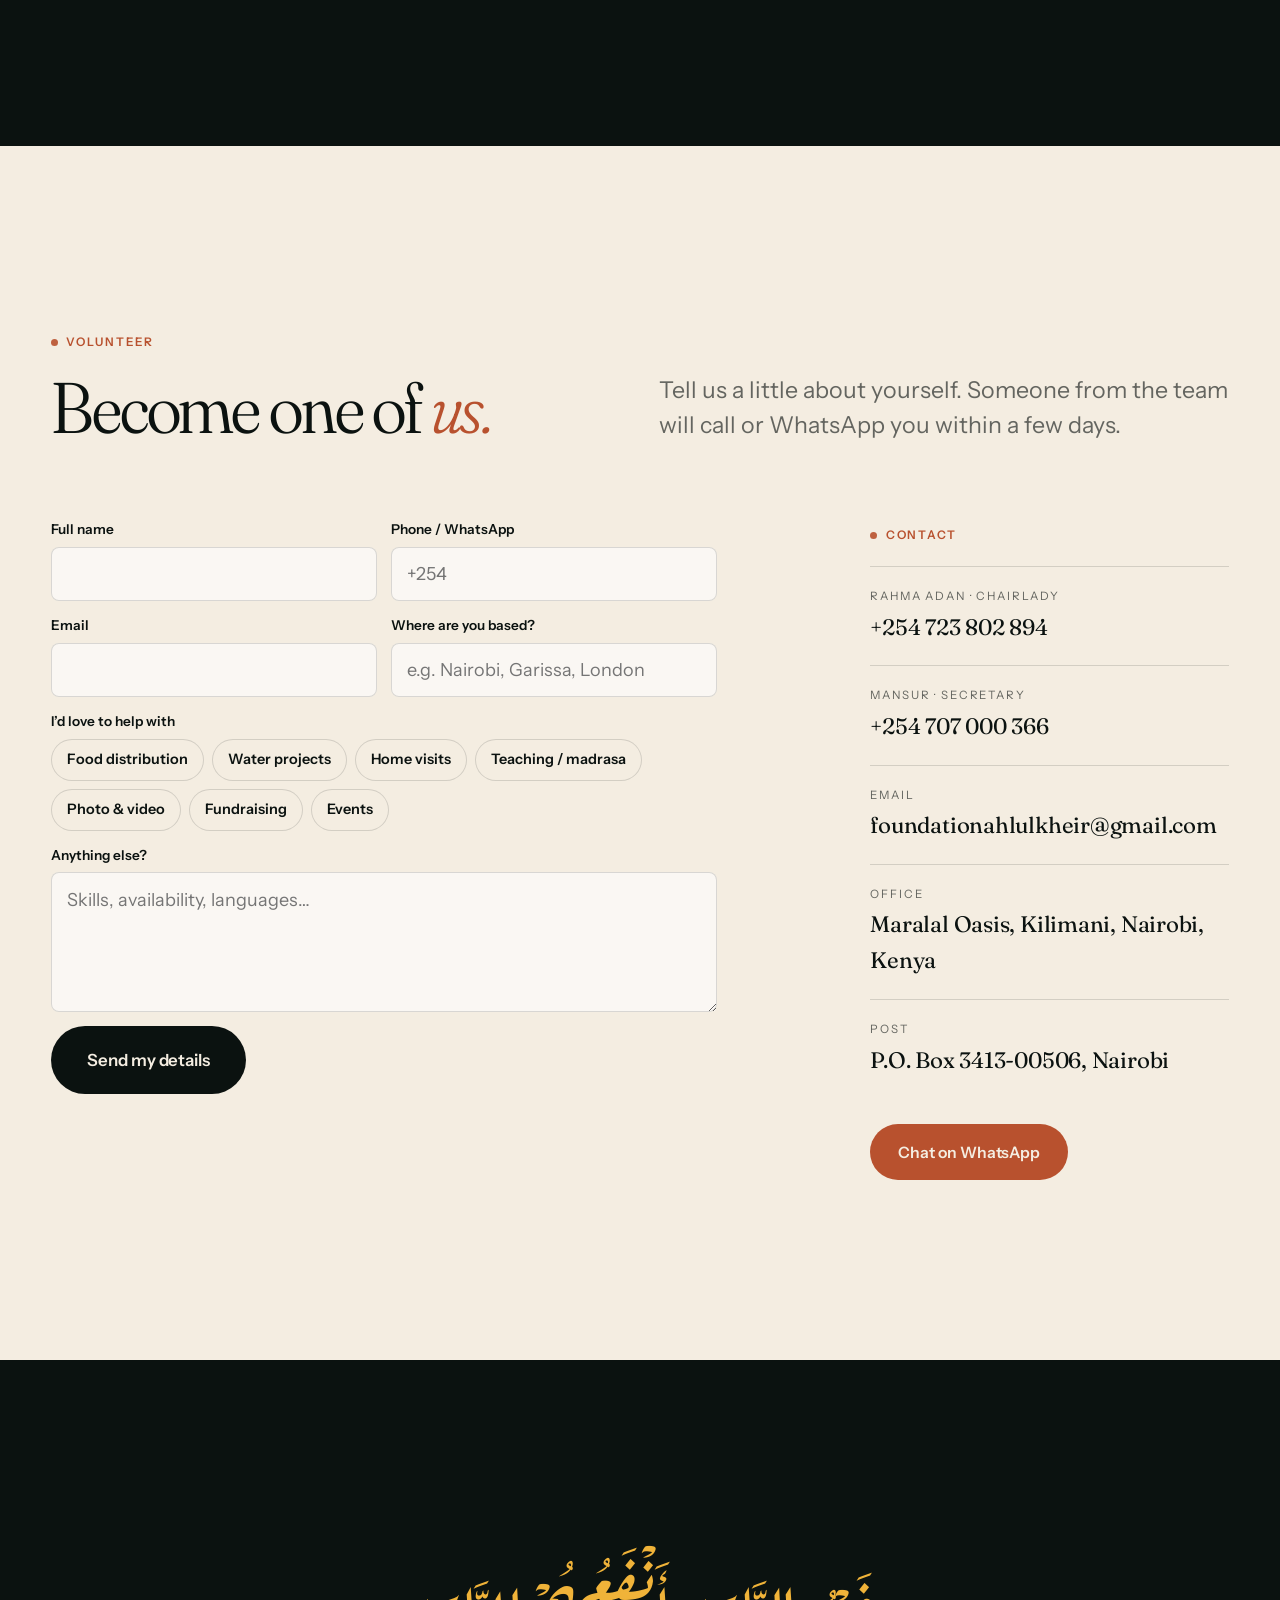
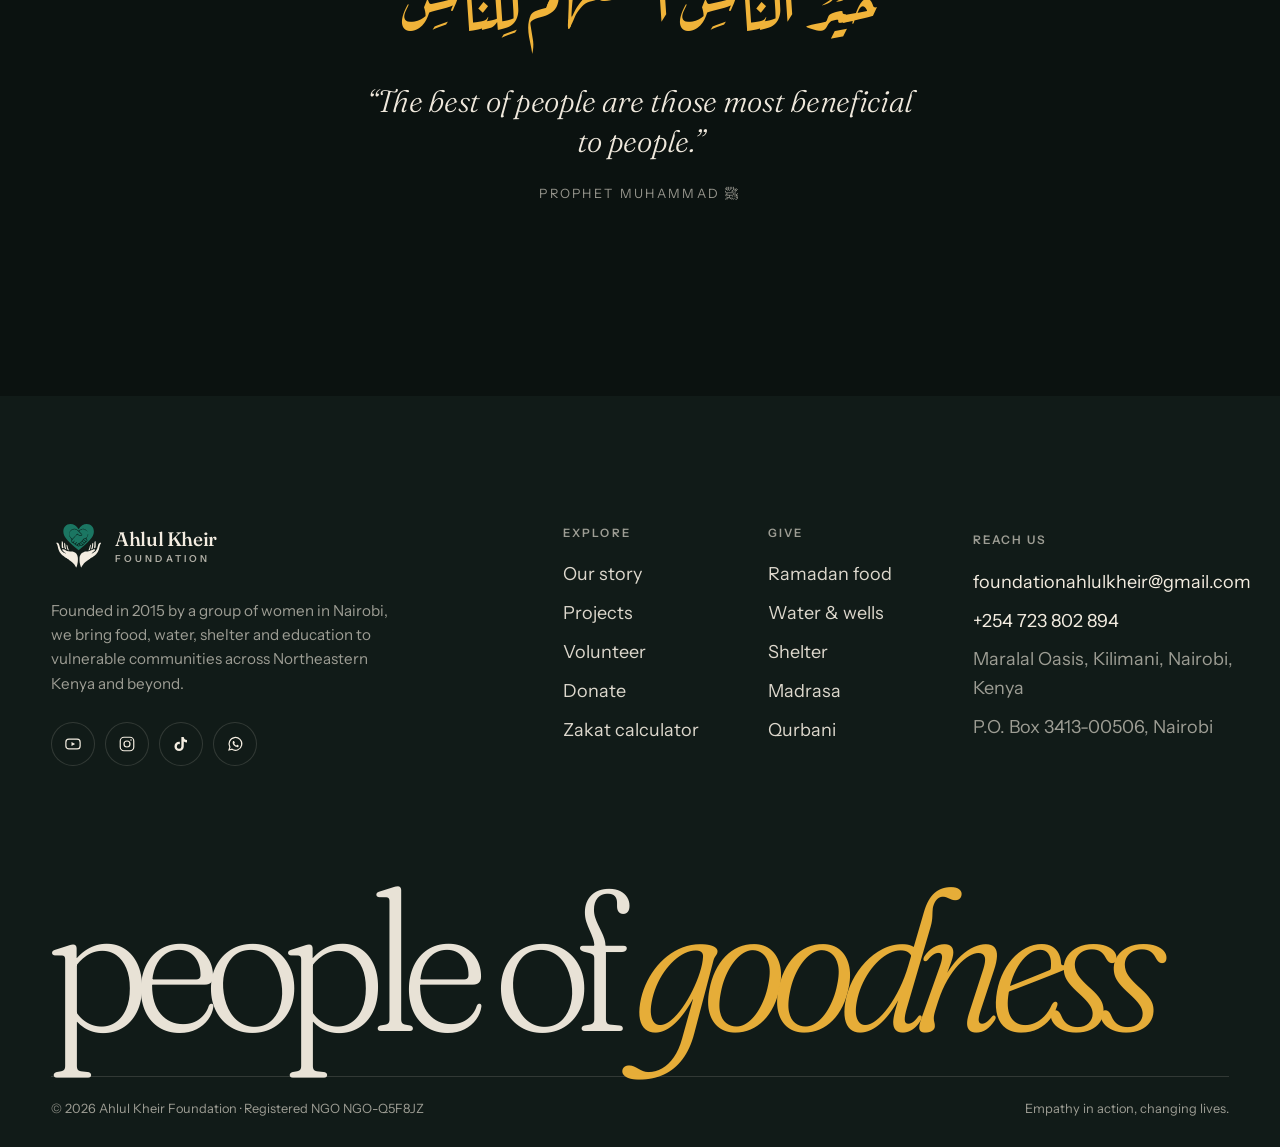
<file: volunteer.html>
<!doctype html>
<html lang="en"><head><meta charset="utf-8"><title>Volunteer | Ahlul Kheir Foundation</title>
<meta name="robots" content="noindex"><meta http-equiv="refresh" content="0; url=get-involved.html#volunteer"><link rel="canonical" href="get-involved.html#volunteer">
<script>location.replace('get-involved.html#volunteer');</script></head>
<body style="background:#0b1210;color:#f4ede1;font-family:sans-serif;padding:40px">This page has moved. <a href="get-involved.html#volunteer" style="color:#f2b53a">Continue</a>.</body></html>
</file>
<file: assets/css/main.css>
/* ==========================================================================
   Ahlul Kheir Foundation: design system
   Palette taken from the field: night sky, red earth, jerrycan saffron,
   and the emerald of the foundation's heart.
   ========================================================================== */

:root {
  --ink: #0b1210;
  --ink-2: #111b18;
  --ink-3: #1a2723;
  --bone: #f4ede1;
  --paper: #faf6ef;
  --sand: #e7dbc6;
  --clay: #b8512e;
  --clay-deep: #8e3a1f;
  --saffron: #f2b53a;
  --saffron-soft: #f7d58a;
  --emerald: #1b7662;
  --emerald-deep: #0f4d40;
  --mint: #a6dcc8;
  --line-dark: rgba(244, 237, 225, 0.14);
  --line-light: rgba(11, 18, 16, 0.14);
  --muted-dark: rgba(244, 237, 225, 0.62);
  --muted-light: rgba(11, 18, 16, 0.62);

  --f-display: "Fraunces", "Iowan Old Style", Georgia, serif;
  --f-sans: "Instrument Sans", "Helvetica Neue", Arial, sans-serif;
  --f-arabic: "Aref Ruqaa", "Amiri", serif;

  --gutter: clamp(16px, 4vw, 56px);
  --max: 1440px;
  --radius: 4px;
  --ease: cubic-bezier(0.22, 1, 0.36, 1);
  --ease-io: cubic-bezier(0.76, 0, 0.24, 1);
  --nav-h: 76px;
}

/* ---------- reset ---------- */
*, *::before, *::after { box-sizing: border-box; }
html, body { margin: 0; padding: 0; }
html { -webkit-text-size-adjust: 100%; }
html.lenis, html.lenis body { height: auto; }
.lenis.lenis-smooth { scroll-behavior: auto !important; }
.lenis.lenis-stopped { overflow: hidden; }
img, video, canvas, svg { display: block; max-width: 100%; }
img { height: auto; }
button { font: inherit; color: inherit; background: none; border: 0; cursor: pointer; padding: 0; }
a { color: inherit; text-decoration: none; }
input, select, textarea { font: inherit; color: inherit; }
ul, ol { margin: 0; padding: 0; list-style: none; }
h1, h2, h3, h4, p, figure, blockquote { margin: 0; }
::selection { background: var(--saffron); color: var(--ink); }

body {
  background: var(--ink);
  color: var(--bone);
  font-family: var(--f-sans);
  font-size: clamp(16px, 0.35vw + 14.6px, 18px);
  line-height: 1.6;
  -webkit-font-smoothing: antialiased;
  text-rendering: optimizeLegibility;
  overflow-x: hidden;
}
body.is-loading { overflow: hidden; }

/* film grain: barely there, but it makes flat colour feel printed */
body::after {
  content: "";
  position: fixed; inset: -50%;
  pointer-events: none; z-index: 9990;
  background-image: url("data:image/svg+xml,%3Csvg xmlns='http://www.w3.org/2000/svg' width='160' height='160'%3E%3Cfilter id='n'%3E%3CfeTurbulence type='fractalNoise' baseFrequency='.9' numOctaves='3' stitchTiles='stitch'/%3E%3C/filter%3E%3Crect width='100%25' height='100%25' filter='url(%23n)' opacity='.55'/%3E%3C/svg%3E");
  opacity: 0.05;
  animation: grain 1.2s steps(6) infinite;
}
@keyframes grain {
  0% { transform: translate(0, 0); } 20% { transform: translate(-3%, 2%); } 40% { transform: translate(2%, -3%); }
  60% { transform: translate(-2%, -1%); } 80% { transform: translate(3%, 3%); } 100% { transform: translate(0, 0); }
}

.skip-link { position: absolute; left: -999px; top: 8px; z-index: 10000; background: var(--saffron); color: var(--ink); padding: 10px 16px; border-radius: 999px; }
.skip-link:focus { left: 12px; }
:focus-visible { outline: 2px solid var(--saffron); outline-offset: 3px; border-radius: 2px; }

/* ---------- type ---------- */
.display {
  font-family: var(--f-display);
  font-weight: 340;
  font-variation-settings: "opsz" 144, "SOFT" 60;
  letter-spacing: -0.035em;
  line-height: 0.92;
}
.display em, .h2 em, .h3 em { font-style: italic; font-weight: 300; font-variation-settings: "opsz" 144, "SOFT" 100; color: var(--saffron); }
.on-light .display em, .on-light .h2 em, .on-light .h3 em, .on-paper .display em, .on-paper .h2 em, .on-paper .h3 em { color: var(--clay); }
.h1 { font-size: clamp(3.2rem, 9.5vw, 10.5rem); }
.h2 { font-family: var(--f-display); font-weight: 340; font-variation-settings: "opsz" 120, "SOFT" 50; letter-spacing: -0.03em; line-height: 0.98; font-size: clamp(2.4rem, 5.6vw, 5.8rem); }
.h3 { font-family: var(--f-display); font-weight: 400; font-variation-settings: "opsz" 60; letter-spacing: -0.02em; line-height: 1.05; font-size: clamp(1.6rem, 2.6vw, 2.5rem); }
.h4 { font-family: var(--f-sans); font-weight: 600; font-size: 1.1rem; letter-spacing: -0.01em; line-height: 1.3; }
.lead { font-size: clamp(1.1rem, 1.1vw + 0.8rem, 1.45rem); line-height: 1.5; color: var(--muted-dark); max-width: 38ch; }
.on-light .lead, .on-paper .lead { color: var(--muted-light); }
.label {
  font-family: var(--f-sans); font-size: 0.74rem; font-weight: 600;
  letter-spacing: 0.16em; text-transform: uppercase;
  display: inline-flex; align-items: center; gap: 0.7em;
}
.label::before { content: ""; width: 7px; height: 7px; border-radius: 50%; background: currentColor; opacity: 0.9; }
.label--plain::before { display: none; }
.arabic { font-family: var(--f-arabic); direction: rtl; font-weight: 700; }
.tnum { font-variant-numeric: tabular-nums; }
.muted { color: var(--muted-dark); }
.on-light .muted, .on-paper .muted { color: var(--muted-light); }
p + p { margin-top: 1em; }

/* ---------- layout ---------- */
.container { width: 100%; max-width: var(--max); margin: 0 auto; padding: 0 var(--gutter); }
.section { position: relative; padding: clamp(96px, 14vw, 200px) 0; }
.on-light { background: var(--bone); color: var(--ink); }
.on-paper { background: var(--paper); color: var(--ink); }
.on-clay { background: var(--clay); color: var(--bone); }
.on-emerald { background: var(--emerald-deep); color: var(--bone); }
.grid-12 { display: grid; grid-template-columns: repeat(12, 1fr); gap: var(--gutter); }
.rule { height: 1px; background: var(--line-dark); border: 0; margin: 0; }
.on-light .rule, .on-paper .rule { background: var(--line-light); }
.sr-only { position: absolute; width: 1px; height: 1px; overflow: hidden; clip: rect(0 0 0 0); white-space: nowrap; }

/* ---------- buttons ---------- */
.btn {
  --bg: var(--bone); --fg: var(--ink);
  position: relative; display: inline-flex; align-items: center; gap: 0.75em;
  height: 56px; padding: 0 28px; border-radius: 999px;
  background: var(--bg); color: var(--fg);
  font-weight: 600; font-size: 0.98rem; letter-spacing: -0.005em;
  overflow: hidden; isolation: isolate; white-space: nowrap;
  transition: transform 0.5s var(--ease), color 0.4s var(--ease);
}
.btn::before {
  content: ""; position: absolute; inset: 0; z-index: -1;
  background: var(--fg); border-radius: inherit;
  transform: translateY(101%); transition: transform 0.55s var(--ease);
}
.btn:hover { color: var(--bg); }
.btn:hover::before { transform: translateY(0); }
.btn .arrow { width: 18px; height: 18px; transition: transform 0.5s var(--ease); }
.btn:hover .arrow { transform: translateX(4px); }
.btn--saffron { --bg: var(--saffron); --fg: var(--ink); }
.btn--saffron:hover { color: var(--saffron); }
.btn--ink { --bg: var(--ink); --fg: var(--bone); }
.btn--clay { --bg: var(--clay); --fg: var(--bone); }
.btn--ghost { background: transparent; color: currentColor; box-shadow: inset 0 0 0 1px currentColor; }
.btn--ghost::before { background: currentColor; }
.btn--ghost:hover { color: var(--ink); }
.on-light .btn--ghost:hover, .on-paper .btn--ghost:hover { color: var(--bone); }
.btn--sm { height: 44px; padding: 0 20px; font-size: 0.9rem; }
.btn--lg { height: 68px; padding: 0 36px; font-size: 1.05rem; }

.link-u { position: relative; display: inline-block; }
.link-u::after { content: ""; position: absolute; left: 0; right: 0; bottom: -2px; height: 1px; background: currentColor; transform: scaleX(0); transform-origin: right; transition: transform 0.5s var(--ease); }
.link-u:hover::after { transform: scaleX(1); transform-origin: left; }

.play {
  display: inline-flex; align-items: center; gap: 14px; font-weight: 600;
}
.play__icon {
  width: 56px; height: 56px; border-radius: 50%;
  display: grid; place-items: center;
  box-shadow: inset 0 0 0 1px var(--line-dark);
  transition: background 0.4s var(--ease), transform 0.5s var(--ease);
}
.play:hover .play__icon { background: var(--bone); color: var(--ink); transform: scale(1.06); }
.play__icon svg { width: 16px; height: 16px; margin-left: 3px; }

/* ---------- nav ---------- */
.nav {
  position: fixed; top: 0; left: 0; right: 0; z-index: 900;
  height: var(--nav-h);
  display: flex; align-items: center;
  transition: transform 0.6s var(--ease), background 0.4s, color 0.4s;
  color: var(--bone);
}
.nav.is-hidden { transform: translateY(-110%); }
.nav.is-solid { background: rgba(11, 18, 16, 0.78); backdrop-filter: blur(14px) saturate(140%); -webkit-backdrop-filter: blur(14px) saturate(140%); }
.nav.is-light { color: var(--ink); }
.nav.is-light.is-solid { background: rgba(244, 237, 225, 0.82); }
.nav__inner { display: flex; align-items: center; justify-content: space-between; gap: 24px; width: 100%; }
.brand { display: inline-flex; align-items: center; gap: 12px; }
.brand__mark { width: 40px; height: auto; }
.brand__word { display: flex; flex-direction: column; line-height: 1; }
.brand__word b { font-family: var(--f-display); font-weight: 500; font-size: 1.22rem; letter-spacing: -0.02em; font-variation-settings: "opsz" 40; }
.brand__word small { font-size: 0.6rem; letter-spacing: 0.32em; text-transform: uppercase; opacity: 0.7; margin-top: 4px; font-weight: 600; }
.nav__links { display: flex; gap: 34px; font-size: 0.94rem; font-weight: 500; }
.nav__links a { position: relative; opacity: 0.86; transition: opacity 0.3s; }
.nav__links a:hover, .nav__links a[aria-current="page"] { opacity: 1; }
.nav__links a[aria-current="page"]::before { content: ""; position: absolute; left: -12px; top: 50%; width: 5px; height: 5px; margin-top: -2px; border-radius: 50%; background: var(--saffron); }
.nav__cta { display: flex; align-items: center; gap: 12px; }
.burger { width: 48px; height: 48px; border-radius: 50%; display: none; place-items: center; box-shadow: inset 0 0 0 1px currentColor; }
.burger span { display: block; width: 18px; height: 1.5px; background: currentColor; transition: transform 0.5s var(--ease); }
.burger span + span { margin-top: 5px; }
.menu-open .burger span:first-child { transform: translateY(3.25px) rotate(45deg); }
.menu-open .burger span:last-child { transform: translateY(-3.25px) rotate(-45deg); }

.menu {
  position: fixed; inset: 0; z-index: 899;
  background: var(--ink-2); color: var(--bone);
  clip-path: inset(0 0 100% 0);
  transition: clip-path 0.9s var(--ease-io);
  display: flex; flex-direction: column; justify-content: flex-end;
  padding: calc(var(--nav-h) + 24px) var(--gutter) 32px;
}
.menu-open .menu { clip-path: inset(0 0 0 0); }
.menu__links a {
  display: block; font-family: var(--f-display); font-size: clamp(2.6rem, 11vw, 5rem);
  line-height: 1.04; letter-spacing: -0.03em; font-weight: 340;
  transform: translateY(40px); opacity: 0;
  transition: transform 0.8s var(--ease), opacity 0.8s var(--ease);
}
.menu-open .menu__links a { transform: none; opacity: 1; }
.menu__links li:nth-child(2) a { transition-delay: 0.05s; }
.menu__links li:nth-child(3) a { transition-delay: 0.1s; }
.menu__links li:nth-child(4) a { transition-delay: 0.15s; }
.menu__links li:nth-child(5) a { transition-delay: 0.2s; }
.menu__links a em { font-style: italic; color: var(--saffron); }
.menu__foot { display: flex; justify-content: space-between; gap: 16px; margin-top: 40px; font-size: 0.9rem; color: var(--muted-dark); flex-wrap: wrap; }

@media (max-width: 960px) {
  .nav__links { display: none; }
  .burger { display: grid; }
  .nav__cta .btn--ghost { display: none; }
}

/* floating give button (mobile & on scroll) */
.give-fab {
  position: fixed; right: 16px; bottom: 16px; z-index: 880;
  transform: translateY(140%); transition: transform 0.6s var(--ease);
  box-shadow: 0 18px 40px -12px rgba(0,0,0,0.45);
}
.give-fab.is-on { transform: none; }

/* ---------- cursor ---------- */
.cursor {
  position: fixed; left: 0; top: 0; z-index: 9995; pointer-events: none;
  width: 10px; height: 10px; margin: -5px 0 0 -5px; border-radius: 50%;
  background: var(--saffron); mix-blend-mode: normal;
  transition: width 0.45s var(--ease), height 0.45s var(--ease), margin 0.45s var(--ease), background 0.3s;
  display: grid; place-items: center;
  font-size: 0.72rem; font-weight: 700; letter-spacing: 0.08em; text-transform: uppercase; color: var(--ink);
}
.cursor span { opacity: 0; transition: opacity 0.3s; }
.cursor.is-label { width: 92px; height: 92px; margin: -46px 0 0 -46px; }
.cursor.is-label span { opacity: 1; }
.cursor.is-hover { width: 44px; height: 44px; margin: -22px 0 0 -22px; background: rgba(242, 181, 58, 0.25); }
@media (hover: none), (pointer: coarse) { .cursor { display: none; } }

/* ---------- preloader & page curtain ---------- */
.preloader {
  position: fixed; inset: 0; z-index: 9999; background: var(--ink);
  display: grid; place-items: center; color: var(--bone);
}
.preloader__inner { text-align: center; }
.preloader__ar { font-family: var(--f-arabic); font-size: clamp(3rem, 10vw, 7rem); line-height: 1.2; color: var(--saffron); direction: rtl; }
.preloader__meta { display: flex; justify-content: space-between; gap: 40px; margin-top: 18px; font-size: 0.75rem; letter-spacing: 0.2em; text-transform: uppercase; color: var(--muted-dark); }
.preloader__bar { height: 1px; background: var(--line-dark); margin-top: 14px; position: relative; overflow: hidden; }
.preloader__bar i { position: absolute; inset: 0; background: var(--saffron); transform-origin: left; transform: scaleX(0); }

.curtain {
  position: fixed; inset: 0; z-index: 9998; pointer-events: none;
  display: grid; place-items: center;
  background: var(--clay);
  clip-path: inset(100% 0 0 0);
}
.curtain__mark { width: 84px; opacity: 0; color: var(--bone); }

/* ---------- reveal primitives ---------- */
.split-line { display: block; overflow: hidden; padding: 0.02em 0 0.16em; margin: -0.02em 0 -0.16em; }
.split-line > span { display: inline-block; will-change: transform; }
.word { display: inline-block; }
[data-reveal] { opacity: 0; transform: translateY(28px); }
.no-js [data-reveal], .reduced [data-reveal] { opacity: 1; transform: none; }

/* image frames: placeholders blur into the real photo */
.frame { position: relative; overflow: hidden; background: var(--ink-3); border-radius: var(--radius); }
.frame img, .frame video { width: 100%; height: 100%; object-fit: cover; }
.frame--lqip { background-size: cover; background-position: center; }
.frame img { opacity: 0; transition: opacity 0.9s var(--ease), transform 1.4s var(--ease); }
.frame img.is-loaded { opacity: 1; }
.frame--arch { border-radius: 999px 999px var(--radius) var(--radius); }
.parallax-img { position: absolute; inset: -12% 0; height: 124% !important; }

/* ==========================================================================
   HOME
   ========================================================================== */
.hero {
  position: relative; height: 100vh; height: 100svh; min-height: 640px;
  overflow: hidden; background: radial-gradient(120% 90% at 70% 40%, #17251f 0%, var(--ink) 60%);
}
.hero-pin { position: relative; }
.hero__canvas { position: absolute; inset: 0; z-index: 1; }
.hero__canvas canvas { width: 100% !important; height: 100% !important; }
.hero__vignette { position: absolute; inset: 0; z-index: 2; pointer-events: none; background: radial-gradient(90% 70% at 50% 45%, transparent 40%, rgba(11,18,16,0.85) 100%); }
.hero__content { position: absolute; inset: 0; z-index: 3; pointer-events: none; display: flex; flex-direction: column; justify-content: flex-end; padding-bottom: clamp(28px, 5vh, 64px); }
.hero__content a, .hero__content button { pointer-events: auto; }
.hero__top { position: absolute; top: calc(var(--nav-h) + 24px); left: 0; right: 0; }
.hero__top .container { display: flex; justify-content: space-between; color: var(--muted-dark); font-size: 0.78rem; letter-spacing: 0.14em; text-transform: uppercase; }
.hero__title { max-width: 11ch; }
.hero__row { display: flex; align-items: flex-end; justify-content: space-between; gap: 32px; margin-top: clamp(24px, 4vh, 48px); flex-wrap: wrap; }
.hero__actions { display: flex; align-items: center; gap: 28px; flex-wrap: wrap; }
.hero__lede { max-width: 34ch; color: var(--muted-dark); }
.hero__scroll { position: absolute; z-index: 3; left: 50%; bottom: 22px; transform: translateX(-50%); display: flex; flex-direction: column; align-items: center; gap: 10px; font-size: 0.68rem; letter-spacing: 0.24em; text-transform: uppercase; color: var(--muted-dark); }
.hero__scroll i { width: 1px; height: 46px; background: linear-gradient(var(--bone), transparent); animation: scrollcue 2.2s var(--ease) infinite; transform-origin: top; }
@media (max-width: 760px) { .hero__top { display: none; } }
@keyframes scrollcue { 0% { transform: scaleY(0); } 45% { transform: scaleY(1); transform-origin: top; } 55% { transform-origin: bottom; } 100% { transform: scaleY(0); transform-origin: bottom; } }

/* chapters layered over the pinned 3D scene */
.chapter { position: absolute; inset: 0; z-index: 3; display: flex; align-items: center; pointer-events: none; opacity: 0; }
.chapter .container { display: grid; grid-template-columns: repeat(12, 1fr); gap: var(--gutter); }
.chapter__text { grid-column: 1 / span 5; }
.chapter--right .chapter__text { grid-column: 8 / span 5; }
.chapter--center .container { text-align: center; }
.chapter--center .chapter__text { grid-column: 3 / span 8; justify-self: center; display: flex; flex-direction: column; align-items: center; }
.chapter p { margin-top: 22px; color: var(--muted-dark); max-width: 40ch; }
.chapter--center p { margin-left: auto; margin-right: auto; }
.chapter .h2 { font-size: clamp(2.2rem, 4.6vw, 4.6rem); }
@media (max-width: 860px) {
  .chapter { align-items: flex-end; padding-bottom: 14vh; }
  .chapter__text, .chapter--right .chapter__text, .chapter--center .chapter__text { grid-column: 1 / -1; }
}

/* marquee ribbon */
.ribbon { position: relative; padding: clamp(64px, 9vw, 120px) 0; overflow: hidden; background: var(--ink); }
.ribbon__track { display: flex; gap: 18px; width: max-content; will-change: transform; }
.ribbon__item { flex: none; height: clamp(220px, 30vw, 420px); }
.ribbon__item:nth-child(3n+2) { margin-top: clamp(30px, 5vw, 80px); }
.ribbon__item .frame { height: 100%; }
.ribbon__caption { position: absolute; left: 12px; bottom: 12px; right: 12px; font-size: 0.74rem; letter-spacing: 0.04em; color: var(--bone); opacity: 0; transform: translateY(8px); transition: 0.5s var(--ease); text-shadow: 0 1px 12px rgba(0,0,0,0.6); }
.ribbon__item:hover .ribbon__caption { opacity: 1; transform: none; }
.ribbon__item:hover img { transform: scale(1.05); }

/* statement: words light up as you read */
.statement { padding: clamp(110px, 16vw, 230px) 0; }
.statement__text {
  font-family: var(--f-display); font-weight: 340; font-variation-settings: "opsz" 96, "SOFT" 40;
  font-size: clamp(2rem, 4.3vw, 4.4rem); line-height: 1.12; letter-spacing: -0.025em;
  max-width: 22ch;
}
.statement__text .word { opacity: 0.14; transition: none; }
.statement__text em { font-style: italic; color: var(--clay); }
.pill-img { display: inline-block; vertical-align: middle; width: 1.9em; height: 0.92em; border-radius: 999px; overflow: hidden; margin: -0.12em 0.08em 0; position: relative; top: -0.04em; }
.pill-img img { width: 100%; height: 100%; object-fit: cover; }
.statement__foot { display: flex; justify-content: space-between; align-items: flex-end; margin-top: clamp(48px, 7vw, 96px); gap: 32px; flex-wrap: wrap; }
.statement__ar { font-family: var(--f-arabic); font-size: clamp(3rem, 7vw, 6.5rem); line-height: 1; color: var(--emerald); direction: rtl; }

/* numbers */
.numbers { padding-top: 0; }
.numbers__grid { display: grid; grid-template-columns: repeat(4, 1fr); border-top: 1px solid var(--line-light); }
.num { padding: 34px 28px 10px 0; border-right: 1px solid var(--line-light); }
.num:last-child { border-right: 0; }
.num + .num { padding-left: 28px; }
.num__v { font-family: var(--f-display); font-weight: 300; font-variation-settings: "opsz" 144; font-size: clamp(3.4rem, 6.5vw, 6.6rem); letter-spacing: -0.05em; line-height: 1; display: flex; align-items: baseline; }
.num__v sup { font-size: 0.4em; color: var(--clay); top: -0.9em; margin-left: 2px; }
.num__l { margin-top: 14px; font-size: 0.95rem; color: var(--muted-light); max-width: 22ch; }
@media (max-width: 860px) {
  .numbers__grid { grid-template-columns: 1fr 1fr; }
  .num { border-bottom: 1px solid var(--line-light); padding: 28px 16px 24px 0; }
  .num + .num { padding-left: 0; }
  .num:nth-child(2n) { border-right: 0; padding-left: 16px; }
}

/* programs: pinned horizontal travel */
.programs { position: relative; background: var(--ink); overflow: hidden; }
.programs__head { display: flex; justify-content: space-between; align-items: flex-end; gap: 40px; padding-top: clamp(96px, 12vw, 160px); flex-wrap: wrap; }
.programs__viewport { height: 100vh; height: 100svh; display: flex; align-items: center; }
.programs__track { display: flex; gap: clamp(18px, 2.4vw, 36px); padding: 0 var(--gutter); will-change: transform; }
.prog {
  flex: none; width: clamp(290px, 34vw, 520px);
  perspective: 1200px; color: var(--bone);
}
.prog__card { position: relative; transform-style: preserve-3d; transition: transform 0.7s var(--ease); }
.prog__media { aspect-ratio: 4 / 5; }
.prog__media::after { content: ""; position: absolute; inset: 0; background: linear-gradient(180deg, transparent 45%, rgba(11,18,16,0.92)); }
.prog__no { position: absolute; top: 18px; left: 20px; z-index: 2; font-size: 0.78rem; letter-spacing: 0.18em; font-weight: 600; transform: translateZ(40px); }
.prog__body { position: absolute; left: 22px; right: 22px; bottom: 22px; z-index: 2; transform: translateZ(60px); }
.prog__title { font-family: var(--f-display); font-size: clamp(2rem, 3.2vw, 3rem); font-weight: 360; letter-spacing: -0.03em; line-height: 1; }
.prog__title em { font-style: italic; color: var(--saffron); }
.prog__text { margin-top: 10px; color: var(--muted-dark); font-size: 0.95rem; max-width: 34ch; }
.prog__go { margin-top: 18px; display: inline-flex; gap: 10px; align-items: center; font-weight: 600; font-size: 0.92rem; color: var(--saffron); }
.prog__go svg { width: 16px; transition: transform 0.5s var(--ease); }
.prog:hover .prog__go svg { transform: translateX(5px); }
.prog:hover img { transform: scale(1.06); }
.prog--intro { width: clamp(280px, 26vw, 400px); align-self: center; }
.programs__progress { position: absolute; left: var(--gutter); right: var(--gutter); bottom: 34px; height: 1px; background: var(--line-dark); }
.programs__progress i { position: absolute; inset: 0; background: var(--saffron); transform-origin: left; transform: scaleX(0); }

/* story: before / after */
.story { overflow: hidden; }
.story__grid { display: grid; grid-template-columns: repeat(12, 1fr); gap: var(--gutter); align-items: center; }
.story__copy { grid-column: 1 / span 5; }
.story__copy .h2 { margin-top: 22px; }
.story__copy p { margin-top: 24px; color: var(--muted-light); max-width: 42ch; }
.story__actions { display: flex; align-items: center; gap: 26px; margin-top: 36px; flex-wrap: wrap; }
.story__compare { grid-column: 7 / span 6; }
.compare { position: relative; aspect-ratio: 4 / 5; overflow: hidden; border-radius: var(--radius); user-select: none; touch-action: pan-y; cursor: ew-resize; background: var(--ink-3); }
.compare img { position: absolute; inset: 0; width: 100%; height: 100%; object-fit: cover; }
.compare__after { clip-path: inset(0 0 0 var(--pos, 50%)); }
.compare__handle { position: absolute; top: 0; bottom: 0; left: var(--pos, 50%); width: 2px; margin-left: -1px; background: var(--bone); }
.compare__knob { position: absolute; top: 50%; left: 50%; width: 64px; height: 64px; margin: -32px 0 0 -32px; border-radius: 50%; background: var(--bone); color: var(--ink); display: grid; place-items: center; box-shadow: 0 10px 30px rgba(0,0,0,0.3); }
.compare__knob svg { width: 26px; }
.compare__tag { position: absolute; top: 16px; z-index: 2; padding: 7px 12px; border-radius: 999px; font-size: 0.72rem; letter-spacing: 0.14em; text-transform: uppercase; font-weight: 700; background: rgba(11,18,16,0.7); color: var(--bone); backdrop-filter: blur(6px); }
.compare__tag--l { left: 16px; }
.compare__tag--r { right: 16px; background: var(--saffron); color: var(--ink); }
.story__caption { margin-top: 14px; font-size: 0.85rem; color: var(--muted-light); display: flex; justify-content: space-between; gap: 16px; }
@media (max-width: 960px) {
  .story__copy, .story__compare { grid-column: 1 / -1; }
  .story__compare { order: -1; }
}

/* reels */
.reels__head { display: flex; justify-content: space-between; align-items: flex-end; gap: 32px; flex-wrap: wrap; margin-bottom: clamp(40px, 5vw, 72px); }
.reels__row { display: grid; grid-template-columns: repeat(4, 1fr); gap: 18px; }
.reel { position: relative; aspect-ratio: 9 / 15; border-radius: 6px; overflow: hidden; background: var(--ink-3); cursor: pointer; }
.reel video, .reel img { position: absolute; inset: 0; width: 100%; height: 100%; object-fit: cover; }
.reel::after { content: ""; position: absolute; inset: 0; background: linear-gradient(180deg, rgba(11,18,16,0.1) 40%, rgba(11,18,16,0.88)); pointer-events: none; }
.reel__meta { position: absolute; left: 16px; right: 16px; bottom: 16px; z-index: 2; }
.reel__meta .h4 { font-family: var(--f-display); font-weight: 400; font-size: 1.4rem; letter-spacing: -0.02em; }
.reel__meta small { display: block; margin-top: 6px; color: var(--muted-dark); font-size: 0.8rem; }
.reel__dur { position: absolute; top: 14px; right: 14px; z-index: 2; font-size: 0.72rem; font-weight: 700; letter-spacing: 0.08em; padding: 5px 9px; border-radius: 999px; background: rgba(11,18,16,0.55); backdrop-filter: blur(6px); }
.reel:nth-child(even) { transform: translateY(48px); }
@media (max-width: 960px) {
  .reels__row { grid-template-columns: repeat(4, 72vw); overflow-x: auto; scroll-snap-type: x mandatory; padding-bottom: 12px; margin-right: calc(-1 * var(--gutter)); padding-right: var(--gutter); }
  .reel { scroll-snap-align: start; }
  .reel:nth-child(even) { transform: none; }
}

/* video modal */
.modal { position: fixed; inset: 0; z-index: 9600; display: none; place-items: center; background: rgba(5, 9, 8, 0.92); backdrop-filter: blur(10px); padding: 24px; }
.modal.is-open { display: grid; }
.modal__box { position: relative; width: min(1100px, 100%); max-height: 88vh; }
.modal__box video, .modal__box img { width: 100%; max-height: 86vh; object-fit: contain; border-radius: 6px; background: #000; }
.modal__close { position: absolute; top: -56px; right: 0; width: 44px; height: 44px; border-radius: 50%; background: var(--bone); color: var(--ink); display: grid; place-items: center; }
.modal__close svg { width: 18px; }
.modal__cap { margin-top: 12px; color: var(--muted-dark); font-size: 0.9rem; text-align: center; }
.modal__nav { position: absolute; top: 50%; width: 52px; height: 52px; margin-top: -26px; border-radius: 50%; background: rgba(244,237,225,0.12); display: grid; place-items: center; color: var(--bone); }
.modal__nav:hover { background: var(--bone); color: var(--ink); }
.modal__nav svg { width: 20px; }
.modal__nav--prev { left: -72px; } .modal__nav--next { right: -72px; }
@media (max-width: 1260px) { .modal__nav--prev { left: 8px; } .modal__nav--next { right: 8px; } }

/* impact calculator */
.calc { display: grid; grid-template-columns: repeat(12, 1fr); gap: var(--gutter); align-items: start; }
.calc__copy { grid-column: 1 / span 5; position: sticky; top: calc(var(--nav-h) + 40px); }
.calc__copy p { margin-top: 22px; color: var(--muted-light); max-width: 40ch; }
.calc__panel { grid-column: 7 / span 6; background: var(--ink); color: var(--bone); border-radius: 8px; padding: clamp(24px, 3.5vw, 48px); position: relative; overflow: hidden; }
.calc__amount { display: flex; align-items: baseline; gap: 8px; font-family: var(--f-display); font-weight: 300; font-variation-settings: "opsz" 144; font-size: clamp(4rem, 9vw, 8.5rem); letter-spacing: -0.05em; line-height: 1; }
.calc__amount small { font-size: 0.32em; letter-spacing: 0; color: var(--muted-dark); font-family: var(--f-sans); font-weight: 500; }
.range { -webkit-appearance: none; appearance: none; width: 100%; height: 2px; background: linear-gradient(to right, var(--saffron) var(--fill, 20%), var(--line-dark) var(--fill, 20%)); margin: 30px 0 10px; outline: none; }
.range::-webkit-slider-thumb { -webkit-appearance: none; width: 30px; height: 30px; border-radius: 50%; background: var(--saffron); cursor: grab; box-shadow: 0 0 0 8px rgba(242,181,58,0.16); }
.range::-moz-range-thumb { width: 30px; height: 30px; border: 0; border-radius: 50%; background: var(--saffron); cursor: grab; }
.calc__scale { display: flex; justify-content: space-between; font-size: 0.78rem; color: var(--muted-dark); }
.calc__out { margin-top: 32px; padding-top: 26px; border-top: 1px solid var(--line-dark); }
.calc__headline { font-family: var(--f-display); font-size: clamp(1.6rem, 2.6vw, 2.3rem); line-height: 1.1; letter-spacing: -0.02em; font-weight: 360; }
.calc__headline b { font-weight: 500; color: var(--saffron); }
.families { display: flex; flex-wrap: wrap; gap: 6px; margin-top: 22px; min-height: 30px; }
.families i { width: 22px; height: 26px; display: block; background: var(--saffron); -webkit-mask: url("../img/icon-family.svg") center / contain no-repeat; mask: url("../img/icon-family.svg") center / contain no-repeat; animation: pop 0.5s var(--ease) both; }
@keyframes pop { from { transform: scale(0.2); opacity: 0; } }
.calc__note { margin-top: 20px; font-size: 0.82rem; color: var(--muted-dark); }
.calc__cta { margin-top: 30px; display: flex; gap: 14px; flex-wrap: wrap; }
.currency { display: inline-flex; padding: 4px; border-radius: 999px; box-shadow: inset 0 0 0 1px var(--line-dark); margin-bottom: 26px; }
.currency button { padding: 7px 16px; border-radius: 999px; font-size: 0.82rem; font-weight: 600; color: var(--muted-dark); transition: 0.3s; }
.currency button[aria-pressed="true"] { background: var(--bone); color: var(--ink); }
@media (max-width: 960px) { .calc__copy, .calc__panel { grid-column: 1 / -1; } .calc__copy { position: static; } }

/* campaign (Ramadan countdown) */
.campaign { position: relative; overflow: hidden; background: var(--emerald-deep); }
.campaign__bg { position: absolute; inset: 0; opacity: 0.28; }
.campaign__bg img { width: 100%; height: 100%; object-fit: cover; filter: grayscale(0.4) contrast(1.1); }
.campaign::before { content: ""; position: absolute; inset: 0; z-index: 1; background: linear-gradient(90deg, rgba(15,77,64,0.96) 30%, rgba(15,77,64,0.6)); }
.campaign .container { position: relative; z-index: 2; display: grid; grid-template-columns: repeat(12, 1fr); gap: var(--gutter); align-items: center; }
.campaign__copy { grid-column: 1 / span 6; }
.campaign__copy p { margin-top: 20px; color: rgba(244,237,225,0.78); max-width: 44ch; }
.campaign__moon { grid-column: 8 / span 5; justify-self: center; position: relative; width: min(380px, 70vw); aspect-ratio: 1; filter: drop-shadow(0 0 40px rgba(242,181,58,0.55)) drop-shadow(0 0 120px rgba(242,181,58,0.25)); --mx: 74%; }
.moon { position: absolute; inset: 0; border-radius: 50%; background: radial-gradient(circle at 30% 40%, #fff6dc, var(--saffron-soft) 45%, var(--saffron) 85%);
  -webkit-mask: radial-gradient(circle at var(--mx) 40%, transparent 41%, #000 41.6%); mask: radial-gradient(circle at var(--mx) 40%, transparent 41%, #000 41.6%); }
.moon__shadow { display: none; }
.campaign__moon::after { content: ""; position: absolute; width: 6px; height: 6px; border-radius: 50%; background: #fff6dc; right: 6%; top: 18%; box-shadow: -60px 210px 0 -1px #fff6dc, 40px 120px 0 -2px #fff6dc; opacity: 0.9; }
.countdown { display: flex; gap: clamp(16px, 3vw, 40px); margin-top: 36px; }
.countdown div { display: flex; flex-direction: column; }
.countdown b { font-family: var(--f-display); font-weight: 300; font-size: clamp(2.6rem, 5vw, 4.4rem); line-height: 1; letter-spacing: -0.04em; font-variant-numeric: tabular-nums; }
.countdown span { font-size: 0.72rem; letter-spacing: 0.18em; text-transform: uppercase; color: rgba(244,237,225,0.6); margin-top: 8px; }
.campaign__cta { margin-top: 40px; display: flex; gap: 14px; flex-wrap: wrap; }
@media (max-width: 960px) { .campaign__copy { grid-column: 1 / -1; } .campaign__moon { grid-column: 1 / -1; order: -1; width: 180px; } }

/* sacred interlude */
.interlude { text-align: center; padding: clamp(110px, 15vw, 210px) 0; }
.interlude__ar { font-family: var(--f-arabic); font-size: clamp(2.2rem, 5vw, 4.6rem); line-height: 1.5; color: var(--saffron); direction: rtl; max-width: 22ch; margin: 0 auto; }
.interlude__en { font-family: var(--f-display); font-style: italic; font-weight: 300; font-size: clamp(1.4rem, 2.4vw, 2.2rem); line-height: 1.3; max-width: 30ch; margin: 34px auto 0; letter-spacing: -0.01em; }
.interlude__src { margin-top: 22px; font-size: 0.8rem; letter-spacing: 0.18em; text-transform: uppercase; color: var(--muted-dark); }

/* project cards */
.cards { display: grid; grid-template-columns: repeat(3, 1fr); gap: clamp(18px, 2vw, 30px); }
.card { position: relative; display: block; }
.card__media { aspect-ratio: 4 / 5; }
.card__media img { transition: transform 1.2s var(--ease), opacity 0.9s var(--ease); }
.card:hover .card__media img { transform: scale(1.05); }
.card__badge { position: absolute; top: 14px; left: 14px; z-index: 2; padding: 6px 11px; border-radius: 999px; font-size: 0.7rem; font-weight: 700; letter-spacing: 0.12em; text-transform: uppercase; background: rgba(244,237,225,0.92); color: var(--ink); }
.card__badge--ongoing { background: var(--saffron); }
.card__badge--upcoming { background: var(--mint); }
.card__meta { display: flex; justify-content: space-between; gap: 12px; margin-top: 18px; font-size: 0.78rem; letter-spacing: 0.12em; text-transform: uppercase; color: var(--muted-light); }
.on-dark .card__meta, .section:not(.on-light):not(.on-paper) .card__meta { color: var(--muted-dark); }
.card__title { margin-top: 10px; font-family: var(--f-display); font-weight: 400; font-size: clamp(1.4rem, 1.8vw, 1.85rem); line-height: 1.1; letter-spacing: -0.02em; }
.card__sum { margin-top: 10px; font-size: 0.95rem; color: var(--muted-light); display: -webkit-box; -webkit-line-clamp: 2; -webkit-box-orient: vertical; overflow: hidden; }
.section:not(.on-light):not(.on-paper) .card__sum { color: var(--muted-dark); }
.progress { margin-top: 16px; }
.progress__bar { height: 4px; border-radius: 4px; background: var(--line-light); overflow: hidden; }
.progress__bar i { display: block; height: 100%; background: var(--clay); border-radius: inherit; }
.progress__txt { display: flex; justify-content: space-between; margin-top: 8px; font-size: 0.82rem; font-weight: 600; }
@media (max-width: 960px) { .cards { grid-template-columns: 1fr 1fr; } }
@media (max-width: 600px) { .cards { grid-template-columns: 1fr; } }

.section-head { display: flex; justify-content: space-between; align-items: flex-end; gap: 32px; margin-bottom: clamp(40px, 6vw, 80px); flex-wrap: wrap; }
.section-head .h2 { margin-top: 18px; max-width: 14ch; }

/* give block */
.give { position: relative; overflow: hidden; padding: clamp(110px, 15vw, 220px) 0; background: var(--ink); }
.give__title { font-size: clamp(3rem, 9vw, 9.6rem); max-width: 12ch; }
.give__grid { display: grid; grid-template-columns: repeat(12, 1fr); gap: var(--gutter); margin-top: clamp(48px, 7vw, 96px); }
.give__lead { grid-column: 1 / span 5; }
.give__lead p { color: var(--muted-dark); max-width: 40ch; }
.give__ways { grid-column: 7 / span 6; display: grid; gap: 14px; }
.way { display: grid; grid-template-columns: 1fr auto; gap: 16px; align-items: center; padding: 22px 24px; border-radius: 8px; background: var(--ink-2); box-shadow: inset 0 0 0 1px var(--line-dark); transition: background 0.4s; }
.way:hover { background: var(--ink-3); }
.way__k { font-size: 0.72rem; letter-spacing: 0.18em; text-transform: uppercase; color: var(--muted-dark); }
.way__v { font-family: var(--f-display); font-size: clamp(1.4rem, 2.2vw, 2rem); letter-spacing: -0.01em; margin-top: 4px; font-variant-numeric: tabular-nums; }
.copy-btn { height: 40px; padding: 0 16px; border-radius: 999px; box-shadow: inset 0 0 0 1px var(--line-dark); font-size: 0.82rem; font-weight: 600; transition: 0.3s; }
.copy-btn:hover { background: var(--bone); color: var(--ink); }
.copy-btn.is-done { background: var(--emerald); color: var(--bone); box-shadow: none; }
@media (max-width: 960px) { .give__lead, .give__ways { grid-column: 1 / -1; } }

/* partner strip */
.partners { display: flex; align-items: center; gap: clamp(24px, 4vw, 64px); flex-wrap: wrap; padding: 34px 0; border-top: 1px solid var(--line-light); border-bottom: 1px solid var(--line-light); }
.partners .label { color: var(--muted-light); }
.partners b { font-family: var(--f-display); font-weight: 400; font-size: clamp(1.2rem, 1.8vw, 1.6rem); letter-spacing: -0.01em; }

/* ---------- footer ---------- */
.footer { position: relative; background: var(--ink-2); color: var(--bone); padding: clamp(80px, 10vw, 140px) 0 28px; overflow: hidden; }
.footer__top { display: grid; grid-template-columns: repeat(12, 1fr); gap: var(--gutter); }
.footer__brand { grid-column: 1 / span 5; }
.footer__brand p { margin-top: 20px; color: var(--muted-dark); max-width: 36ch; font-size: 0.95rem; }
.footer__col { grid-column: span 2; }
.footer__col h4 { font-size: 0.72rem; letter-spacing: 0.18em; text-transform: uppercase; color: var(--muted-dark); font-weight: 600; margin-bottom: 18px; }
.footer__col li + li { margin-top: 10px; }
.footer__col a { opacity: 0.9; }
.footer__col a:hover { color: var(--saffron); }
.footer__news { grid-column: span 3; }
.footer__giant { margin-top: clamp(64px, 9vw, 120px); font-family: var(--f-display); font-weight: 300; font-variation-settings: "opsz" 144, "SOFT" 80; font-size: clamp(4rem, 15.5vw, 17rem); letter-spacing: -0.06em; line-height: 0.8; white-space: nowrap; color: var(--bone); opacity: 0.95; }
.footer__giant em { font-style: italic; color: var(--saffron); }
.footer__bottom { display: flex; justify-content: space-between; gap: 18px; flex-wrap: wrap; margin-top: 36px; padding-top: 22px; border-top: 1px solid var(--line-dark); font-size: 0.8rem; color: var(--muted-dark); }
.socials { display: flex; gap: 10px; margin-top: 26px; }
.socials a { width: 44px; height: 44px; border-radius: 50%; display: grid; place-items: center; box-shadow: inset 0 0 0 1px var(--line-dark); transition: 0.35s var(--ease); }
.socials a:hover { background: var(--saffron); color: var(--ink); box-shadow: none; transform: translateY(-3px); }
.socials svg { width: 18px; height: 18px; }
@media (max-width: 960px) {
  .footer__brand { grid-column: 1 / -1; }
  .footer__col { grid-column: span 6; }
  .footer__news { grid-column: 1 / -1; }
}

/* ==========================================================================
   INNER PAGES
   ========================================================================== */
.page-hero { position: relative; padding: calc(var(--nav-h) + clamp(80px, 12vw, 170px)) 0 clamp(60px, 8vw, 110px); overflow: hidden; }
.page-hero__title { margin-top: 26px; font-size: clamp(3.2rem, 10vw, 10rem); max-width: 12ch; }
.page-hero__row { display: flex; justify-content: space-between; align-items: flex-end; gap: 32px; margin-top: clamp(32px, 5vw, 64px); flex-wrap: wrap; }
.page-hero__media { margin-top: clamp(48px, 7vw, 96px); aspect-ratio: 21 / 9; }
@media (max-width: 700px) { .page-hero__media { aspect-ratio: 4 / 3; } }

/* about: timeline */
.timeline { position: relative; }
.tl { display: grid; grid-template-columns: repeat(12, 1fr); gap: var(--gutter); padding: clamp(36px, 5vw, 64px) 0; border-top: 1px solid var(--line-light); align-items: start; }
.tl__year { grid-column: 1 / span 3; font-family: var(--f-display); font-weight: 300; font-size: clamp(3rem, 6vw, 6rem); letter-spacing: -0.05em; line-height: 0.9; color: var(--clay); }
.tl__body { grid-column: 4 / span 5; }
.tl__body p { margin-top: 14px; color: var(--muted-light); max-width: 46ch; }
.tl__media { grid-column: 10 / span 3; aspect-ratio: 4 / 5; }
@media (max-width: 860px) { .tl__year { grid-column: 1 / -1; } .tl__body { grid-column: 1 / span 12; } .tl__media { grid-column: 1 / span 8; } }

.values { display: grid; grid-template-columns: repeat(5, 1fr); gap: 1px; background: var(--line-dark); border-top: 1px solid var(--line-dark); border-bottom: 1px solid var(--line-dark); }
.value { background: var(--ink); padding: 34px 24px 40px; min-height: 340px; display: flex; flex-direction: column; justify-content: space-between; transition: background 0.5s var(--ease); }
.value:hover { background: var(--ink-2); }
.value__n { font-size: 0.75rem; letter-spacing: 0.16em; color: var(--muted-dark); }
.value h3 { font-family: var(--f-display); font-weight: 360; font-size: clamp(1.6rem, 2.2vw, 2.1rem); letter-spacing: -0.02em; line-height: 1.05; margin-top: auto; }
.value p { margin-top: 14px; font-size: 0.92rem; color: var(--muted-dark); }
@media (max-width: 1100px) { .values { grid-template-columns: 1fr 1fr; } .value { min-height: 260px; } }
@media (max-width: 600px) { .values { grid-template-columns: 1fr; } }

.mv { display: grid; grid-template-columns: 1fr 1fr; gap: var(--gutter); }
.mv__item { padding-top: 26px; border-top: 1px solid var(--line-light); }
.mv__item p { margin-top: 18px; font-family: var(--f-display); font-size: clamp(1.3rem, 2vw, 1.85rem); line-height: 1.3; letter-spacing: -0.015em; font-weight: 340; }
@media (max-width: 860px) { .mv { grid-template-columns: 1fr; } }

.team { display: grid; grid-template-columns: repeat(5, 1fr); gap: clamp(16px, 2vw, 28px); }
.member__portrait { aspect-ratio: 3 / 4; display: grid; place-items: center; background: linear-gradient(160deg, var(--sand), #d9c7a7); color: var(--clay-deep); }
.member__portrait span { font-family: var(--f-display); font-size: 3.2rem; font-weight: 300; letter-spacing: -0.04em; }
.member h3 { margin-top: 16px; font-family: var(--f-display); font-weight: 400; font-size: 1.35rem; letter-spacing: -0.015em; }
.member p { font-size: 0.86rem; color: var(--muted-light); margin-top: 2px; }
@media (max-width: 1000px) { .team { grid-template-columns: repeat(3, 1fr); } }
@media (max-width: 600px) { .team { grid-template-columns: 1fr 1fr; } }

.objectives { columns: 2; column-gap: var(--gutter); counter-reset: obj; }
.objectives li { break-inside: avoid; padding: 18px 0 18px 54px; border-top: 1px solid var(--line-light); position: relative; counter-increment: obj; }
.faq li::before { display: none; }
.objectives li::before { content: counter(obj, decimal-leading-zero); position: absolute; left: 0; top: 19px; font-size: 0.78rem; letter-spacing: 0.1em; font-weight: 700; color: var(--clay); }
@media (max-width: 760px) { .objectives { columns: 1; } }

.docs { display: grid; grid-template-columns: repeat(12, 1fr); gap: var(--gutter); align-items: center; }
.docs__media { grid-column: 1 / span 6; aspect-ratio: 3 / 2; }
.docs__copy { grid-column: 8 / span 5; }
.docs__copy dl { margin: 28px 0 0; display: grid; grid-template-columns: auto 1fr; gap: 12px 24px; font-size: 0.95rem; }
.docs__copy dt { color: var(--muted-dark); }
.docs__copy dd { margin: 0; font-weight: 600; }
@media (max-width: 900px) { .docs__media, .docs__copy { grid-column: 1 / -1; } }

/* projects page */
.carousel3d { position: relative; height: 92vh; height: 92svh; min-height: 560px; cursor: grab; }
.carousel3d:active { cursor: grabbing; }
.carousel3d canvas { position: absolute; inset: 0; }
.carousel3d::before, .carousel3d::after { content: ""; position: absolute; left: 0; right: 0; z-index: 1; pointer-events: none; }
.carousel3d::before { top: 0; height: 38%; background: linear-gradient(var(--ink) 18%, transparent); }
.carousel3d::after { bottom: 0; height: 34%; background: linear-gradient(transparent, var(--ink) 80%); }
.carousel3d__hud { position: absolute; left: 0; right: 0; bottom: 34px; z-index: 2; pointer-events: none; }
.carousel3d__hud .container { display: flex; justify-content: space-between; align-items: flex-end; gap: 24px; }
.carousel3d__title { font-family: var(--f-display); font-weight: 360; font-size: clamp(1.8rem, 3.6vw, 3.4rem); letter-spacing: -0.03em; line-height: 1; max-width: 18ch; min-height: 1em; }
.carousel3d__meta { font-size: 0.78rem; letter-spacing: 0.16em; text-transform: uppercase; color: var(--muted-dark); margin-bottom: 12px; }
.carousel3d__hint { font-size: 0.78rem; letter-spacing: 0.16em; text-transform: uppercase; color: var(--muted-dark); display: flex; align-items: center; gap: 12px; }
.carousel3d__hint i { width: 40px; height: 1px; background: currentColor; }
.carousel3d__intro { position: absolute; top: calc(var(--nav-h) + 30px); left: 0; right: 0; z-index: 2; pointer-events: none; }

.filters { display: flex; gap: 8px; flex-wrap: wrap; margin-bottom: clamp(36px, 5vw, 60px); }
.chip { height: 42px; padding: 0 18px; border-radius: 999px; box-shadow: inset 0 0 0 1px var(--line-light); font-size: 0.9rem; font-weight: 500; transition: 0.35s var(--ease); }
.chip:hover { box-shadow: inset 0 0 0 1px var(--ink); }
.chip[aria-pressed="true"] { background: var(--ink); color: var(--bone); box-shadow: none; }
.chip sup { font-size: 0.7em; margin-left: 4px; opacity: 0.6; }
.grid-empty { padding: 60px 0; color: var(--muted-light); }

/* project detail */
.pd-hero { position: relative; height: 100vh; height: 100svh; min-height: 620px; overflow: hidden; display: flex; align-items: flex-end; color: var(--bone); }
.pd-hero__media { position: absolute; inset: 0; }
.pd-hero__media img { width: 100%; height: 100%; object-fit: cover; }
.pd-hero::after { content: ""; position: absolute; inset: 0; background: linear-gradient(180deg, rgba(11,18,16,0.35) 0%, rgba(11,18,16,0.1) 35%, rgba(11,18,16,0.92) 100%); }
.pd-hero .container { position: relative; z-index: 2; padding-bottom: clamp(36px, 6vw, 80px); }
.pd-hero__title { margin-top: 22px; font-size: clamp(2.8rem, 8vw, 8rem); max-width: 14ch; }
.pd-meta { display: grid; grid-template-columns: repeat(4, 1fr); border-top: 1px solid var(--line-dark); margin-top: clamp(28px, 4vw, 48px); }
.pd-meta div { padding: 18px 18px 0 0; }
.pd-meta dt { font-size: 0.7rem; letter-spacing: 0.18em; text-transform: uppercase; color: var(--muted-dark); }
.pd-meta dd { margin: 6px 0 0; font-weight: 600; }
@media (max-width: 700px) { .pd-meta { grid-template-columns: 1fr 1fr; } }
.pd-body { display: grid; grid-template-columns: repeat(12, 1fr); gap: var(--gutter); }
.pd-main { grid-column: 1 / span 7; }
.pd-story { font-size: clamp(1.05rem, 0.5vw + 0.95rem, 1.25rem); line-height: 1.7; }
.pd-story p.first::first-letter { font-family: var(--f-display); float: left; font-size: 4.6em; line-height: 0.82; padding: 0.06em 0.12em 0 0; color: var(--clay); font-weight: 400; }
.pd-aside { grid-column: 9 / span 4; position: sticky; top: calc(var(--nav-h) + 30px); align-self: start; }
.pd-aside__box { background: var(--ink); color: var(--bone); border-radius: 8px; padding: 30px; }
.pd-aside__box .h3 { font-size: 1.8rem; }
.pd-stats { display: grid; grid-template-columns: repeat(auto-fit, minmax(220px, 1fr)); gap: 1px; background: var(--line-light); margin-top: clamp(40px, 5vw, 64px); border: 1px solid var(--line-light); }
.pd-stat { background: var(--bone); padding: 24px; }
.pd-stat b { display: block; font-family: var(--f-display); font-weight: 300; font-size: clamp(2.4rem, 4vw, 3.6rem); letter-spacing: -0.04em; line-height: 1; }
.pd-stat span { display: block; margin-top: 8px; font-size: 0.9rem; color: var(--muted-light); }
.share { display: flex; gap: 8px; margin-top: 22px; flex-wrap: wrap; }
@media (max-width: 960px) { .pd-main, .pd-aside { grid-column: 1 / -1; } .pd-aside { position: static; } }

.masonry { columns: 3; column-gap: 14px; }
.masonry figure { break-inside: avoid; margin-bottom: 14px; cursor: zoom-in; }
@media (max-width: 900px) { .masonry { columns: 2; } }
@media (max-width: 520px) { .masonry { columns: 1; } }

.pd-next { display: block; position: relative; height: 70vh; overflow: hidden; color: var(--bone); }
.pd-next img { position: absolute; inset: 0; width: 100%; height: 100%; object-fit: cover; transition: transform 1.6s var(--ease); }
.pd-next::after { content: ""; position: absolute; inset: 0; background: rgba(11,18,16,0.6); transition: background 0.6s; }
.pd-next:hover::after { background: rgba(11,18,16,0.4); }
.pd-next:hover img { transform: scale(1.04); }
.pd-next .container { position: relative; z-index: 2; height: 100%; display: flex; flex-direction: column; justify-content: center; }

/* donate */
.donate-wrap { display: grid; grid-template-columns: repeat(12, 1fr); gap: var(--gutter); align-items: start; }
.donate-form { grid-column: 1 / span 7; }
.donate-side { grid-column: 9 / span 4; position: sticky; top: calc(var(--nav-h) + 30px); }
.step { padding: clamp(28px, 3vw, 40px) 0; border-top: 1px solid var(--line-light); }
.step__head { display: flex; align-items: baseline; gap: 16px; margin-bottom: 24px; }
.step__n { font-size: 0.78rem; font-weight: 700; letter-spacing: 0.14em; color: var(--clay); }
.funds { display: grid; grid-template-columns: repeat(2, 1fr); gap: 10px; }
.fund { position: relative; text-align: left; padding: 18px 18px 18px 52px; border-radius: 8px; box-shadow: inset 0 0 0 1px var(--line-light); transition: 0.35s var(--ease); background: transparent; }
.fund:hover { box-shadow: inset 0 0 0 1px var(--ink); }
.fund::before { content: ""; position: absolute; left: 18px; top: 21px; width: 18px; height: 18px; border-radius: 50%; box-shadow: inset 0 0 0 1.5px currentColor; transition: 0.3s; }
.fund[aria-checked="true"] { background: var(--ink); color: var(--bone); box-shadow: none; }
.fund[aria-checked="true"]::before { box-shadow: inset 0 0 0 5px var(--saffron); }
.fund b { display: block; font-weight: 600; }
.fund small { display: block; margin-top: 3px; font-size: 0.84rem; opacity: 0.7; line-height: 1.4; }
.amounts { display: grid; grid-template-columns: repeat(4, 1fr); gap: 10px; }
.amt { height: 64px; border-radius: 8px; box-shadow: inset 0 0 0 1px var(--line-light); font-family: var(--f-display); font-size: 1.5rem; letter-spacing: -0.02em; transition: 0.3s var(--ease); font-variant-numeric: tabular-nums; }
.amt:hover { box-shadow: inset 0 0 0 1px var(--ink); }
.amt[aria-pressed="true"] { background: var(--saffron); box-shadow: none; }
.amt-custom { grid-column: 1 / -1; display: flex; align-items: center; height: 64px; border-radius: 8px; box-shadow: inset 0 0 0 1px var(--line-light); padding: 0 18px; gap: 10px; }
.amt-custom:focus-within { box-shadow: inset 0 0 0 2px var(--ink); }
.amt-custom input { flex: 1; border: 0; background: transparent; font-size: 1.3rem; font-family: var(--f-display); outline: none; min-width: 0; }
.amt-impact { margin-top: 14px; font-size: 0.95rem; color: var(--clay-deep); font-weight: 500; min-height: 1.5em; }
.freq { display: inline-flex; padding: 4px; border-radius: 999px; box-shadow: inset 0 0 0 1px var(--line-light); margin-bottom: 18px; }
.freq button { padding: 8px 18px; border-radius: 999px; font-size: 0.88rem; font-weight: 600; color: var(--muted-light); }
.freq button[aria-pressed="true"] { background: var(--ink); color: var(--bone); }
.methods { display: grid; gap: 10px; }
.method { border-radius: 8px; box-shadow: inset 0 0 0 1px var(--line-light); overflow: hidden; }
.method__head { width: 100%; display: flex; align-items: center; justify-content: space-between; gap: 16px; padding: 20px 22px; text-align: left; }
.method__head b { font-weight: 600; font-size: 1.05rem; }
.method__head small { display: block; font-size: 0.85rem; color: var(--muted-light); margin-top: 2px; }
.method__tag { font-size: 0.7rem; letter-spacing: 0.12em; text-transform: uppercase; font-weight: 700; padding: 5px 10px; border-radius: 999px; background: var(--sand); }
.method__body { display: none; padding: 0 22px 24px; }
.method.is-open { box-shadow: inset 0 0 0 2px var(--ink); }
.method.is-open .method__body { display: block; }
.mpesa-steps { counter-reset: s; display: grid; gap: 10px; margin-top: 4px; }
.mpesa-steps li { counter-increment: s; display: grid; grid-template-columns: 30px 1fr auto; gap: 12px; align-items: center; padding: 12px 0; border-top: 1px solid var(--line-light); }
.mpesa-steps li::before { content: counter(s); width: 26px; height: 26px; border-radius: 50%; background: var(--ink); color: var(--bone); display: grid; place-items: center; font-size: 0.78rem; font-weight: 700; }
.mpesa-steps .copy-btn { box-shadow: inset 0 0 0 1px var(--line-light); }
.mpesa-steps .copy-btn:hover { background: var(--ink); color: var(--bone); }
.mpesa-steps code { font-family: var(--f-display); font-size: 1.25rem; letter-spacing: 0.02em; }
@media (max-width: 1000px) { .donate-form, .donate-side { grid-column: 1 / -1; } .donate-side { position: static; } }
@media (max-width: 560px) { .funds { grid-template-columns: 1fr; } .amounts { grid-template-columns: 1fr 1fr; } }

.vessel { position: relative; aspect-ratio: 1; border-radius: 50%; overflow: hidden; background: var(--ink); box-shadow: inset 0 0 0 1px var(--line-light); }
.vessel canvas { position: absolute; inset: 0; width: 100%; height: 100%; }
.vessel__label { position: absolute; inset: 0; display: flex; flex-direction: column; align-items: center; justify-content: center; text-align: center; color: var(--bone); z-index: 2; pointer-events: none; padding: 20%; }
.vessel__label b { font-family: var(--f-display); font-weight: 300; font-size: clamp(2.8rem, 5vw, 4.4rem); letter-spacing: -0.04em; line-height: 1; font-variant-numeric: tabular-nums; }
.vessel__label span { margin-top: 10px; font-size: 0.9rem; line-height: 1.35; }
.summary { margin-top: 22px; background: var(--paper); border-radius: 8px; padding: 22px; box-shadow: inset 0 0 0 1px var(--line-light); }
.summary dl { display: grid; grid-template-columns: 1fr auto; gap: 10px 16px; margin: 0; font-size: 0.95rem; }
.summary dt { color: var(--muted-light); }
.summary dd { margin: 0; font-weight: 600; text-align: right; }
.trust { display: grid; gap: 12px; margin-top: 22px; font-size: 0.88rem; color: var(--muted-light); }
.trust li { display: flex; gap: 10px; align-items: flex-start; }
.trust svg { width: 18px; height: 18px; flex: none; color: var(--emerald); margin-top: 2px; }

.zakat { display: grid; grid-template-columns: repeat(12, 1fr); gap: var(--gutter); }
.zakat__copy { grid-column: 1 / span 5; }
.zakat__form { grid-column: 7 / span 6; display: grid; gap: 12px; }
.field { display: grid; gap: 6px; }
.field label { font-size: 0.85rem; font-weight: 600; }
.field input, .field select, .field textarea {
  width: 100%; height: 54px; padding: 0 16px; border-radius: 8px; border: 0;
  background: rgba(244,237,225,0.06); box-shadow: inset 0 0 0 1px var(--line-dark); color: inherit; outline: none; transition: box-shadow 0.3s;
}
.field textarea { height: 140px; padding: 14px 16px; resize: vertical; }
.field input:focus, .field select:focus, .field textarea:focus { box-shadow: inset 0 0 0 2px var(--saffron); }
.on-light .field input, .on-light .field select, .on-light .field textarea, .on-paper .field input, .on-paper .field textarea, .on-paper .field select { background: rgba(255,255,255,0.6); box-shadow: inset 0 0 0 1px var(--line-light); }
.on-light .field input:focus, .on-light .field textarea:focus, .on-light .field select:focus, .on-paper .field input:focus, .on-paper .field textarea:focus { box-shadow: inset 0 0 0 2px var(--ink); }
.zakat__result { margin-top: 8px; padding: 22px; border-radius: 8px; background: var(--emerald); }
.zakat__result b { font-family: var(--f-display); font-size: 2.6rem; font-weight: 300; letter-spacing: -0.03em; display: block; line-height: 1; margin-top: 6px; }
@media (max-width: 900px) { .zakat__copy, .zakat__form { grid-column: 1 / -1; } }

/* involve */
.involve { display: grid; grid-template-columns: repeat(12, 1fr); gap: var(--gutter); align-items: start; }
.involve__form { grid-column: 1 / span 7; display: grid; gap: 14px; }
.involve__side { grid-column: 9 / span 4; }
.checks { display: flex; flex-wrap: wrap; gap: 8px; }
.checks label { cursor: pointer; }
.checks input { position: absolute; opacity: 0; pointer-events: none; }
.checks span { display: inline-flex; height: 42px; align-items: center; padding: 0 16px; border-radius: 999px; box-shadow: inset 0 0 0 1px var(--line-light); font-size: 0.9rem; transition: 0.3s; }
.checks input:checked + span { background: var(--ink); color: var(--bone); box-shadow: none; }
.checks input:focus-visible + span { outline: 2px solid var(--clay); outline-offset: 2px; }
.contact-list { display: grid; gap: 0; }
.contact-list a, .contact-list div { display: block; padding: 20px 0; border-top: 1px solid var(--line-light); }
.contact-list small { display: block; font-size: 0.72rem; letter-spacing: 0.16em; text-transform: uppercase; color: var(--muted-light); }
.contact-list span { display: block; font-family: var(--f-display); font-size: 1.4rem; margin-top: 4px; letter-spacing: -0.01em; }
.form-status { font-weight: 600; min-height: 1.5em; }
@media (max-width: 960px) { .involve__form, .involve__side { grid-column: 1 / -1; } }

.ways3 { display: grid; grid-template-columns: repeat(3, 1fr); gap: 1px; background: var(--line-dark); }
.ways3 > div { background: var(--ink); padding: clamp(28px, 3vw, 44px); min-height: 300px; display: flex; flex-direction: column; }
.ways3 .h3 { margin-top: auto; }
.ways3 p { margin-top: 12px; color: var(--muted-dark); font-size: 0.95rem; }
.ways3 a { margin-top: 22px; color: var(--saffron); font-weight: 600; }
@media (max-width: 860px) { .ways3 { grid-template-columns: 1fr; } }

/* toast */
.toast { position: fixed; left: 50%; bottom: 28px; z-index: 9700; transform: translate(-50%, 160%); background: var(--bone); color: var(--ink); padding: 14px 22px; border-radius: 999px; font-weight: 600; font-size: 0.92rem; box-shadow: 0 20px 40px -10px rgba(0,0,0,0.4); transition: transform 0.6s var(--ease); }
.toast.is-on { transform: translate(-50%, 0); }

/* 404 */
.notfound { min-height: 100vh; display: grid; place-items: center; text-align: center; padding: 120px var(--gutter); }

/* ---------- reduced motion ---------- */
@media (prefers-reduced-motion: reduce) {
  *, *::before, *::after { animation-duration: 0.001ms !important; animation-iteration-count: 1 !important; transition-duration: 0.001ms !important; }
  [data-reveal] { opacity: 1 !important; transform: none !important; }
  .statement__text .word { opacity: 1 !important; }
  body::after { display: none; }
}
</file>
